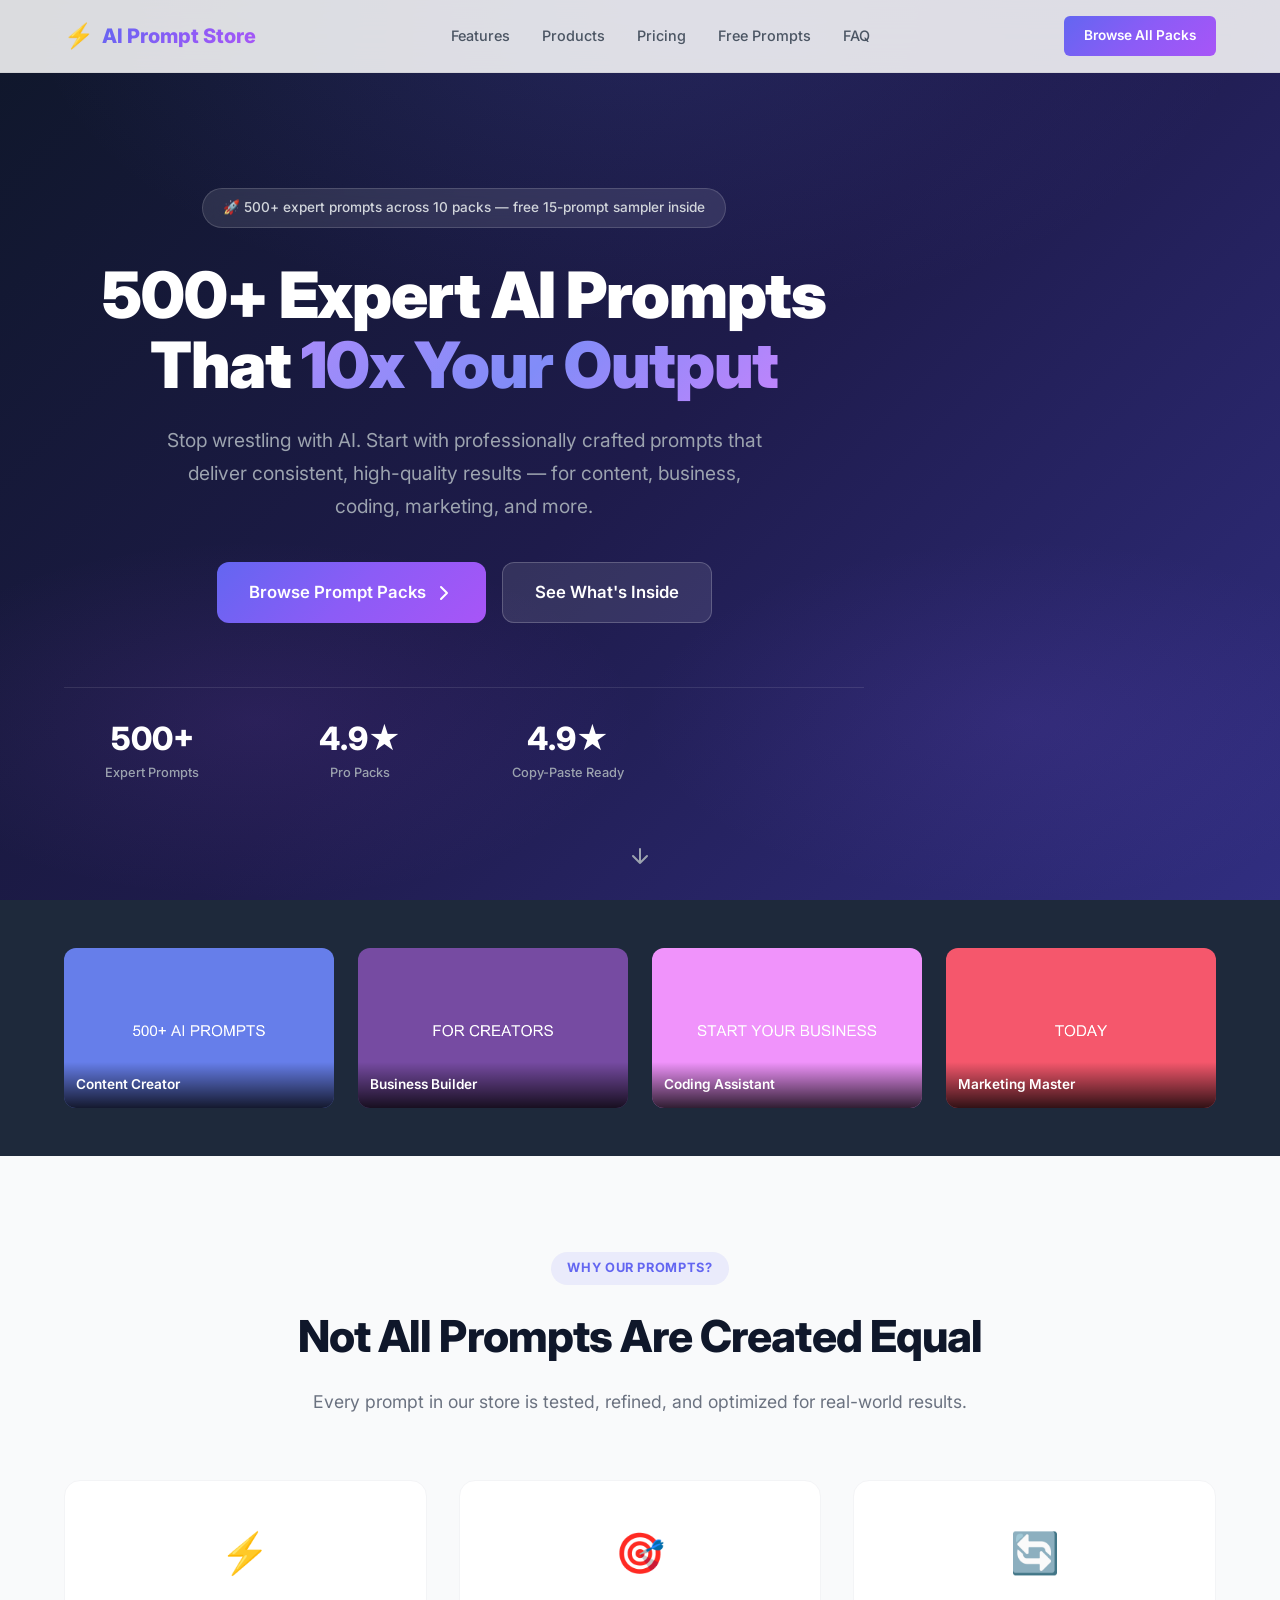
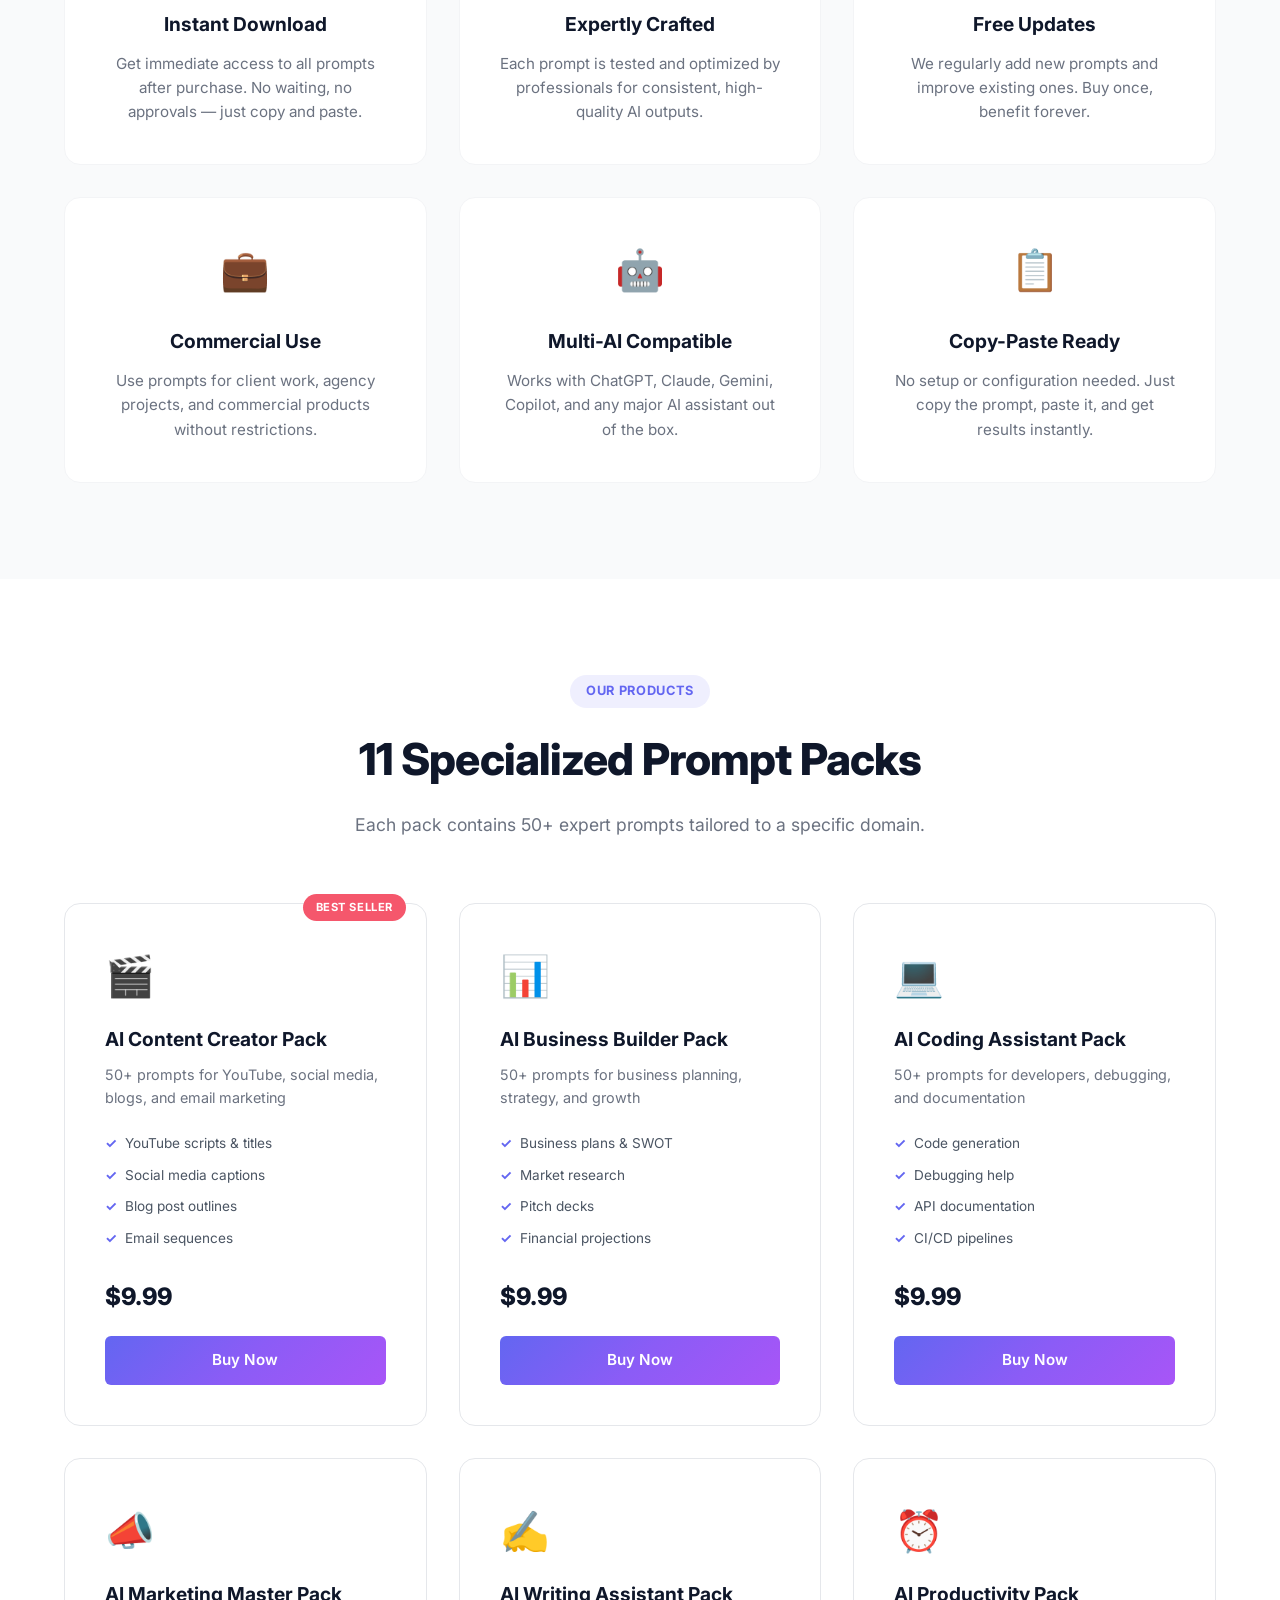
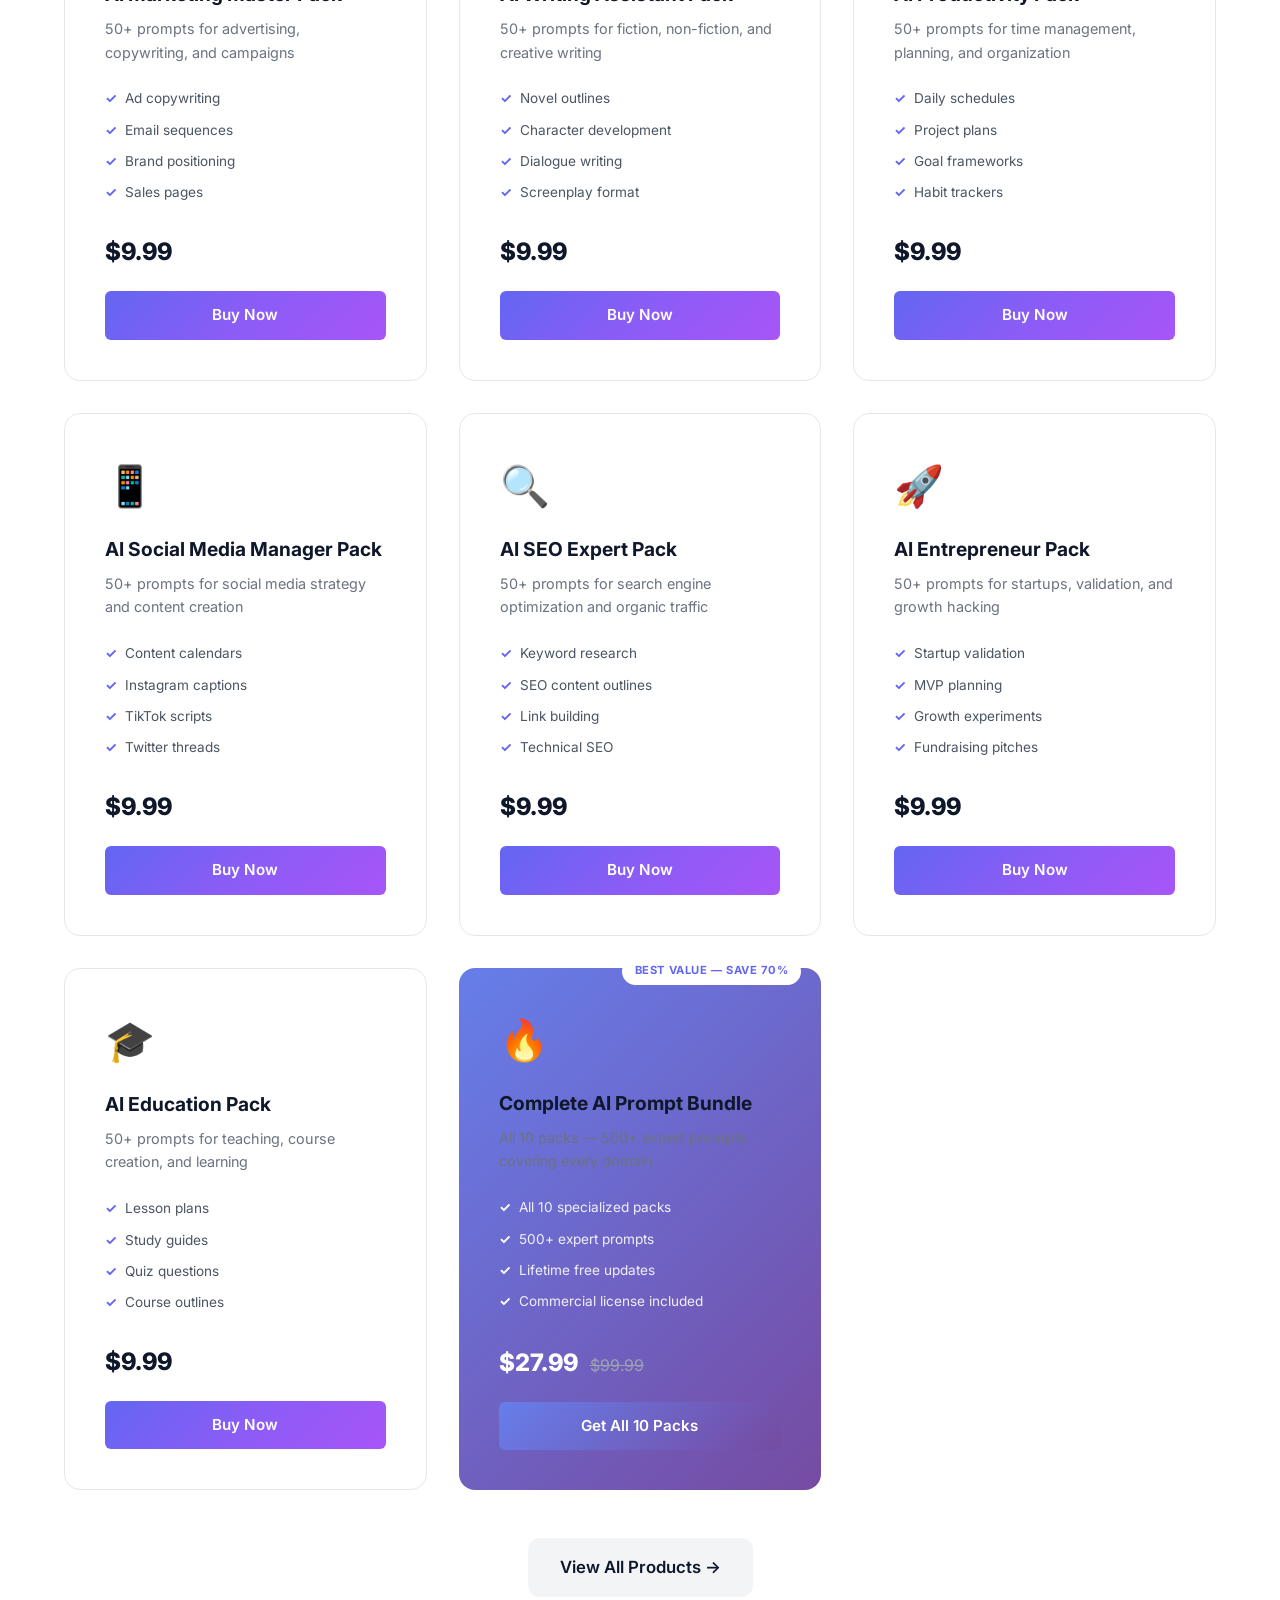
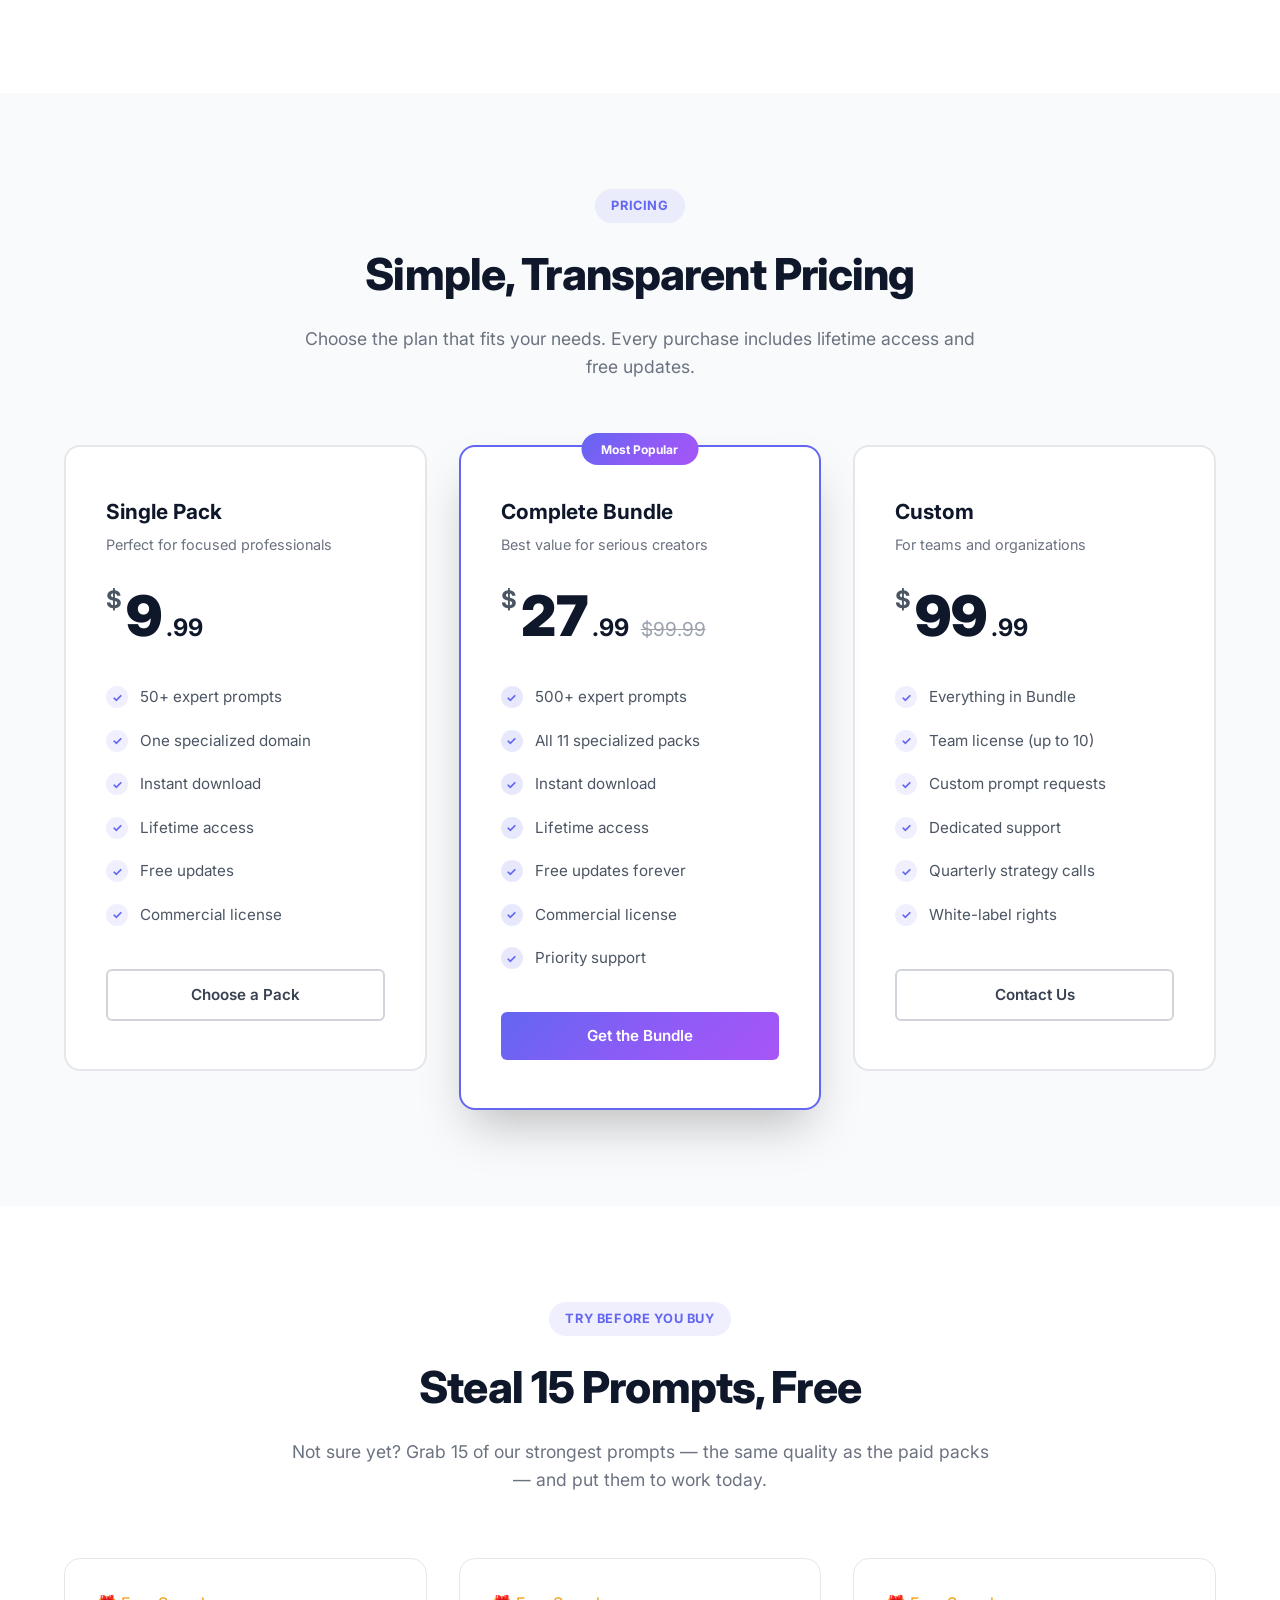
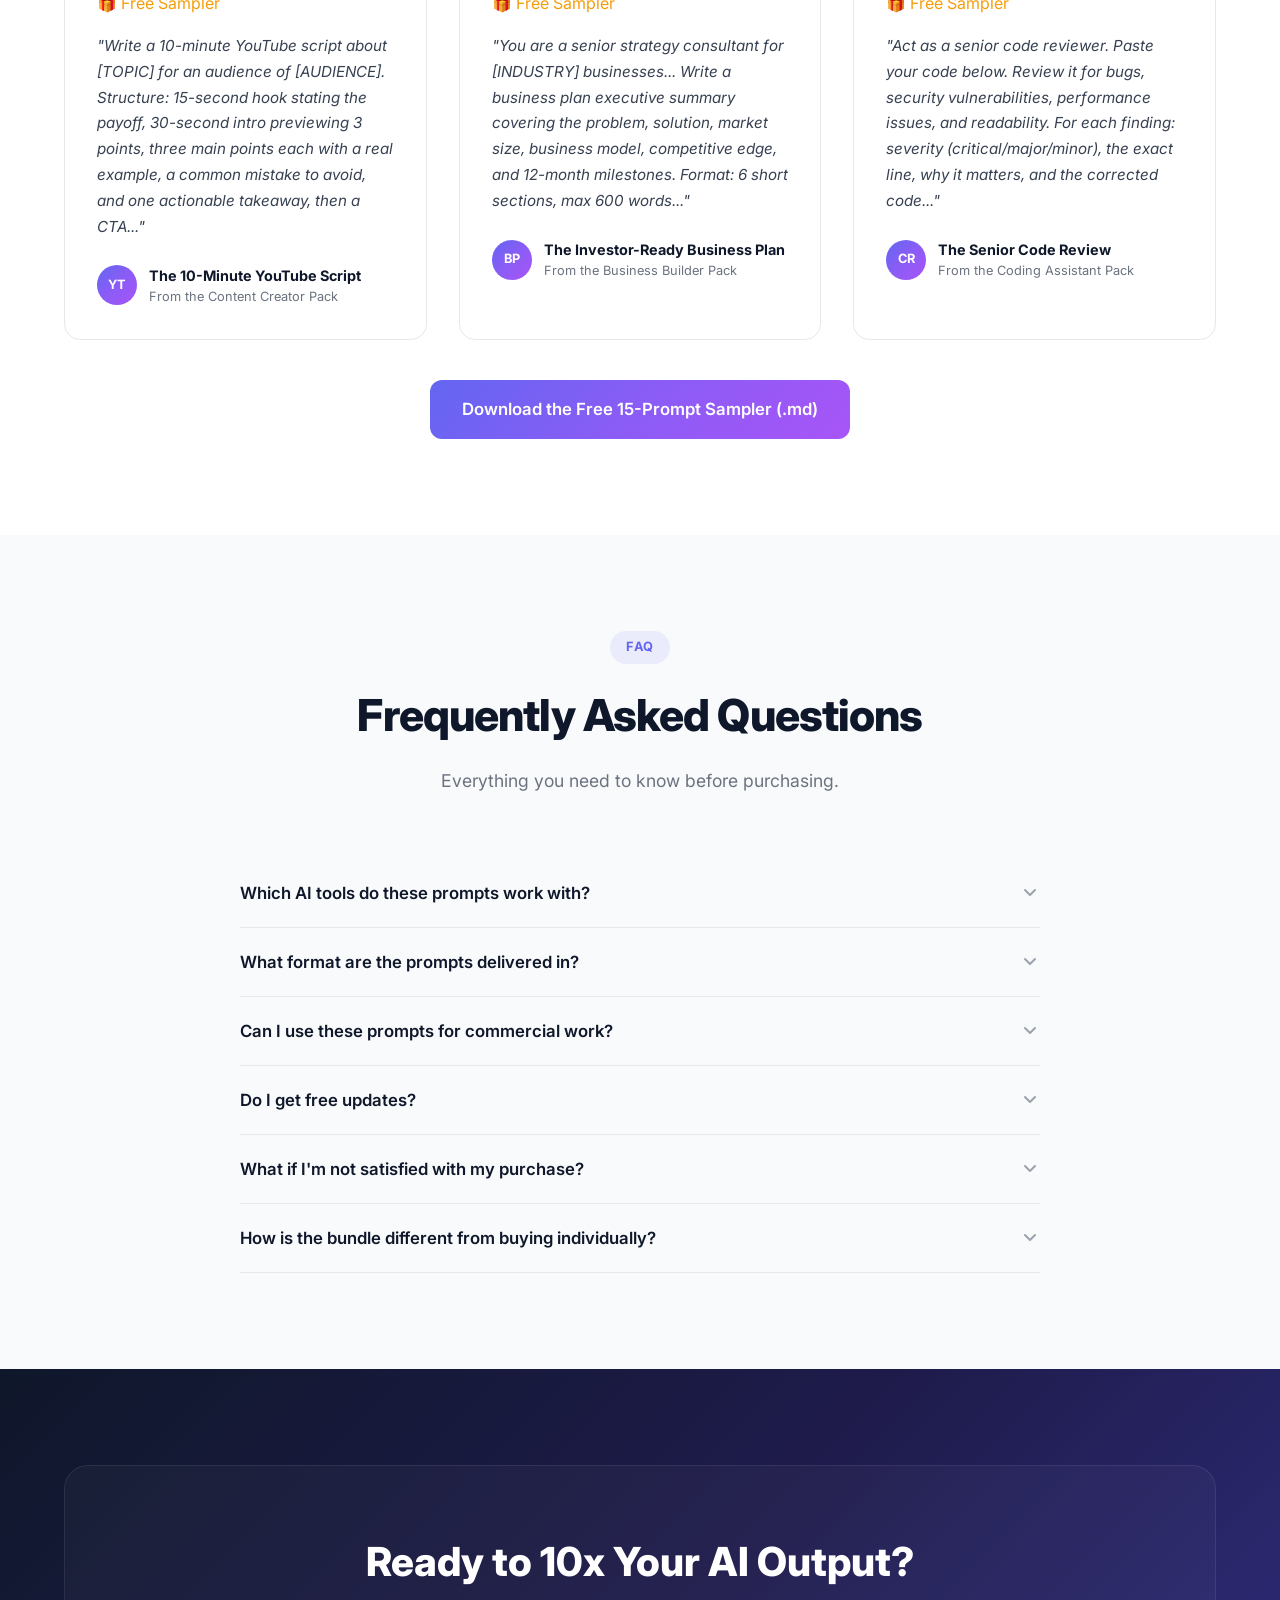
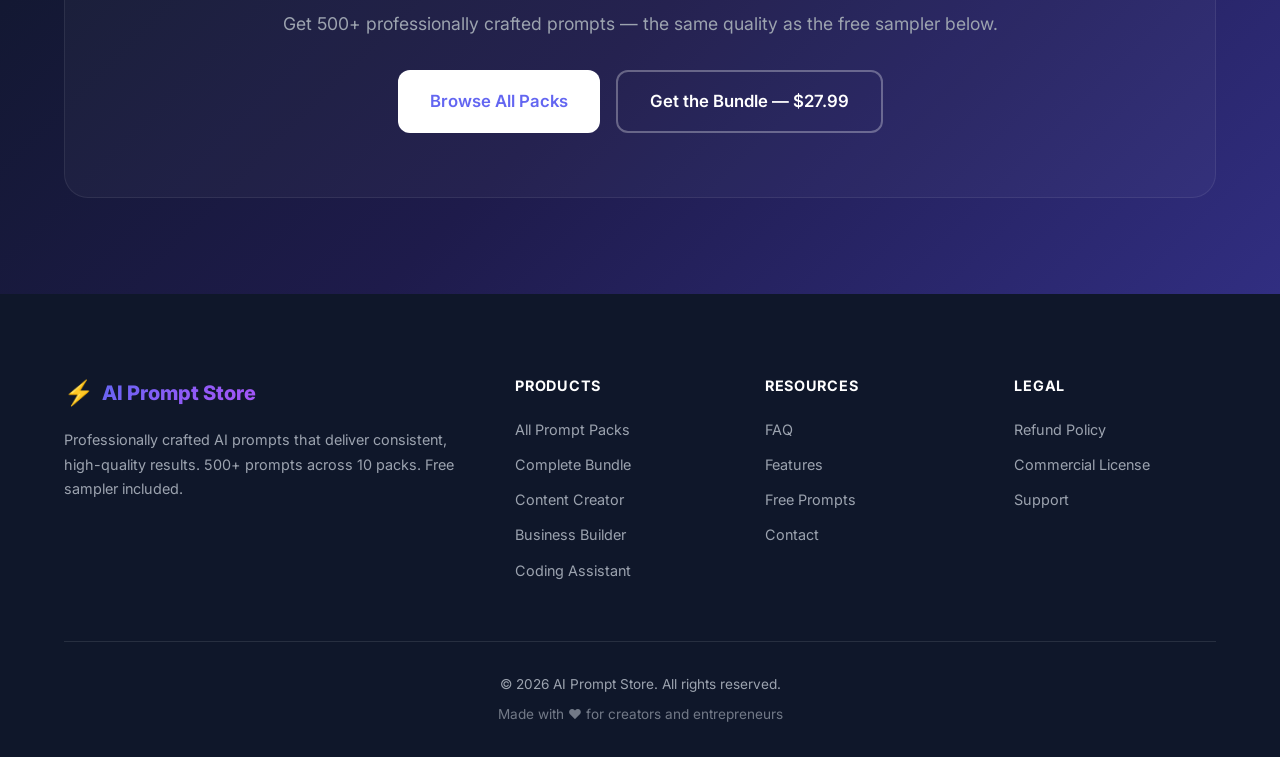
<file: index.html>
<!DOCTYPE html>
<html lang="en">
<head>
    <meta charset="UTF-8">
    <meta name="viewport" content="width=device-width, initial-scale=1.0">
    <title>AI Prompt Store — 500+ Expert AI Prompts</title>
    <meta name="description" content="Download 500+ expert AI prompts for content creation, marketing, coding, business, and more. Boost your productivity with our curated prompt collections.">
    <meta property="og:title" content="AI Prompt Store — 500+ Expert AI Prompts">
    <meta property="og:description" content="Supercharge your workflow with professionally crafted prompts for ChatGPT, Claude, and Gemini.">
    <meta property="og:type" content="website">
    <meta name="twitter:card" content="summary_large_image">
    <link rel="preconnect" href="https://fonts.googleapis.com">
    <link rel="preconnect" href="https://fonts.gstatic.com" crossorigin>
    <link href="https://fonts.googleapis.com/css2?family=Inter:wght@300;400;500;600;700;800;900&display=swap" rel="stylesheet">
    <link rel="stylesheet" href="css/styles.css">
</head>
<body>
    <!-- Navigation -->
    <header class="header" id="header">
        <div class="container">
            <nav class="nav">
                <a href="index.html" class="logo">
                    <span class="logo-icon">⚡</span>
                    <span class="logo-text">AI Prompt Store</span>
                </a>
                <ul class="nav-links" id="navLinks">
                    <li><a href="#features">Features</a></li>
                    <li><a href="#products">Products</a></li>
                    <li><a href="#pricing">Pricing</a></li>
                    <li><a href="#testimonials">Free Prompts</a></li>
                    <li><a href="#faq">FAQ</a></li>
                </ul>
                <a href="products.html" class="cta-nav">Browse All Packs</a>
                <button class="mobile-toggle" id="mobileToggle" aria-label="Toggle menu">
                    <span></span>
                    <span></span>
                    <span></span>
                </button>
            </nav>
        </div>
    </header>

    <!-- Hero Section -->
    <section class="hero">
        <div class="hero-bg"></div>
        <div class="container">
            <div class="hero-content">
                <span class="hero-badge">🚀 500+ expert prompts across 10 packs — free 15-prompt sampler inside</span>
                <h1 class="hero-title">500+ Expert AI Prompts That <span class="gradient-text">10x Your Output</span></h1>
                <p class="hero-subtitle">Stop wrestling with AI. Start with professionally crafted prompts that deliver consistent, high-quality results — for content, business, coding, marketing, and more.</p>
                <div class="hero-cta">
                    <a href="products.html" class="btn btn-primary btn-large">
                        Browse Prompt Packs
                        <svg width="20" height="20" viewBox="0 0 20 20" fill="none"><path d="M7 4l6 6-6 6" stroke="currentColor" stroke-width="2" stroke-linecap="round" stroke-linejoin="round"/></svg>
                    </a>
                    <a href="#features" class="btn btn-ghost btn-large">See What's Inside</a>
                </div>
                <div class="hero-stats">
                    <div class="stat">
                        <span class="stat-number">500+</span>
                        <span class="stat-label">Expert Prompts</span>
                    </div>
                    <div class="stat">
                        <span class="stat-number">10</span>
                        <span class="stat-label">Pro Packs</span>
                    </div>
                    <div class="stat">
                        <span class="stat-number">100%</span>
                        <span class="stat-label">Copy-Paste Ready</span>
                    </div>
                </div>
            </div>
        </div>
        <div class="hero-scroll">
            <a href="#features">
                <svg width="24" height="24" viewBox="0 0 24 24" fill="none"><path d="M12 5v14M5 12l7 7 7-7" stroke="currentColor" stroke-width="2" stroke-linecap="round" stroke-linejoin="round"/></svg>
            </a>
        </div>
    </section>

    <!-- Promo Images Strip -->
    <section class="promo-strip">
        <div class="container">
            <div class="promo-grid">
                <div class="promo-item">
                    <img src="promo-1.png" alt="AI Prompt Pack Preview" loading="lazy">
                    <span>Content Creator</span>
                </div>
                <div class="promo-item">
                    <img src="promo-2.png" alt="Business Builder Pack" loading="lazy">
                    <span>Business Builder</span>
                </div>
                <div class="promo-item">
                    <img src="promo-3.png" alt="Coding Assistant Pack" loading="lazy">
                    <span>Coding Assistant</span>
                </div>
                <div class="promo-item">
                    <img src="promo-4.png" alt="Marketing Master Pack" loading="lazy">
                    <span>Marketing Master</span>
                </div>
            </div>
        </div>
    </section>

    <!-- Features Section -->
    <section class="features" id="features">
        <div class="container">
            <div class="section-header">
                <span class="section-badge">Why Our Prompts?</span>
                <h2 class="section-title">Not All Prompts Are Created Equal</h2>
                <p class="section-subtitle">Every prompt in our store is tested, refined, and optimized for real-world results.</p>
            </div>
            <div class="features-grid">
                <div class="feature-card">
                    <div class="feature-icon">⚡</div>
                    <h3>Instant Download</h3>
                    <p>Get immediate access to all prompts after purchase. No waiting, no approvals — just copy and paste.</p>
                </div>
                <div class="feature-card">
                    <div class="feature-icon">🎯</div>
                    <h3>Expertly Crafted</h3>
                    <p>Each prompt is tested and optimized by professionals for consistent, high-quality AI outputs.</p>
                </div>
                <div class="feature-card">
                    <div class="feature-icon">🔄</div>
                    <h3>Free Updates</h3>
                    <p>We regularly add new prompts and improve existing ones. Buy once, benefit forever.</p>
                </div>
                <div class="feature-card">
                    <div class="feature-icon">💼</div>
                    <h3>Commercial Use</h3>
                    <p>Use prompts for client work, agency projects, and commercial products without restrictions.</p>
                </div>
                <div class="feature-card">
                    <div class="feature-icon">🤖</div>
                    <h3>Multi-AI Compatible</h3>
                    <p>Works with ChatGPT, Claude, Gemini, Copilot, and any major AI assistant out of the box.</p>
                </div>
                <div class="feature-card">
                    <div class="feature-icon">📋</div>
                    <h3>Copy-Paste Ready</h3>
                    <p>No setup or configuration needed. Just copy the prompt, paste it, and get results instantly.</p>
                </div>
            </div>
        </div>
    </section>

    <!-- Products Section -->
    <section class="products" id="products">
        <div class="container">
            <div class="section-header">
                <span class="section-badge">Our Products</span>
                <h2 class="section-title">11 Specialized Prompt Packs</h2>
                <p class="section-subtitle">Each pack contains 50+ expert prompts tailored to a specific domain.</p>
            </div>
            <div class="product-grid">
                <div class="product-card">
                    <div class="product-badge">Best Seller</div>
                    <div class="product-icon">🎬</div>
                    <h3>AI Content Creator Pack</h3>
                    <p>50+ prompts for YouTube, social media, blogs, and email marketing</p>
                    <ul class="product-features">
                        <li>YouTube scripts & titles</li>
                        <li>Social media captions</li>
                        <li>Blog post outlines</li>
                        <li>Email sequences</li>
                    </ul>
                    <div class="product-price">
                        <span class="price-current">$9.99</span>
                    </div>
                    <a href="https://abhishekanand31.gumroad.com/l/ai-content-creator-pack" class="btn btn-primary" target="_blank" rel="noopener">Buy Now</a>
                </div>

                <div class="product-card">
                    <div class="product-icon">📊</div>
                    <h3>AI Business Builder Pack</h3>
                    <p>50+ prompts for business planning, strategy, and growth</p>
                    <ul class="product-features">
                        <li>Business plans & SWOT</li>
                        <li>Market research</li>
                        <li>Pitch decks</li>
                        <li>Financial projections</li>
                    </ul>
                    <div class="product-price">
                        <span class="price-current">$9.99</span>
                    </div>
                    <a href="https://abhishekanand31.gumroad.com/l/ai-business-builder-pack" class="btn btn-primary" target="_blank" rel="noopener">Buy Now</a>
                </div>

                <div class="product-card">
                    <div class="product-icon">💻</div>
                    <h3>AI Coding Assistant Pack</h3>
                    <p>50+ prompts for developers, debugging, and documentation</p>
                    <ul class="product-features">
                        <li>Code generation</li>
                        <li>Debugging help</li>
                        <li>API documentation</li>
                        <li>CI/CD pipelines</li>
                    </ul>
                    <div class="product-price">
                        <span class="price-current">$9.99</span>
                    </div>
                    <a href="https://abhishekanand31.gumroad.com/l/ai-coding-assistant-pack" class="btn btn-primary" target="_blank" rel="noopener">Buy Now</a>
                </div>

                <div class="product-card">
                    <div class="product-icon">📣</div>
                    <h3>AI Marketing Master Pack</h3>
                    <p>50+ prompts for advertising, copywriting, and campaigns</p>
                    <ul class="product-features">
                        <li>Ad copywriting</li>
                        <li>Email sequences</li>
                        <li>Brand positioning</li>
                        <li>Sales pages</li>
                    </ul>
                    <div class="product-price">
                        <span class="price-current">$9.99</span>
                    </div>
                    <a href="https://abhishekanand31.gumroad.com/l/ai-marketing-master-pack" class="btn btn-primary" target="_blank" rel="noopener">Buy Now</a>
                </div>

                <div class="product-card">
                    <div class="product-icon">✍️</div>
                    <h3>AI Writing Assistant Pack</h3>
                    <p>50+ prompts for fiction, non-fiction, and creative writing</p>
                    <ul class="product-features">
                        <li>Novel outlines</li>
                        <li>Character development</li>
                        <li>Dialogue writing</li>
                        <li>Screenplay format</li>
                    </ul>
                    <div class="product-price">
                        <span class="price-current">$9.99</span>
                    </div>
                    <a href="https://abhishekanand31.gumroad.com/l/ai-writing-assistant-pack" class="btn btn-primary" target="_blank" rel="noopener">Buy Now</a>
                </div>

                <div class="product-card">
                    <div class="product-icon">⏰</div>
                    <h3>AI Productivity Pack</h3>
                    <p>50+ prompts for time management, planning, and organization</p>
                    <ul class="product-features">
                        <li>Daily schedules</li>
                        <li>Project plans</li>
                        <li>Goal frameworks</li>
                        <li>Habit trackers</li>
                    </ul>
                    <div class="product-price">
                        <span class="price-current">$9.99</span>
                    </div>
                    <a href="https://abhishekanand31.gumroad.com/l/ai-productivity-pack" class="btn btn-primary" target="_blank" rel="noopener">Buy Now</a>
                </div>

                <div class="product-card">
                    <div class="product-icon">📱</div>
                    <h3>AI Social Media Manager Pack</h3>
                    <p>50+ prompts for social media strategy and content creation</p>
                    <ul class="product-features">
                        <li>Content calendars</li>
                        <li>Instagram captions</li>
                        <li>TikTok scripts</li>
                        <li>Twitter threads</li>
                    </ul>
                    <div class="product-price">
                        <span class="price-current">$9.99</span>
                    </div>
                    <a href="https://abhishekanand31.gumroad.com/l/ai-social-media-manager-pack" class="btn btn-primary" target="_blank" rel="noopener">Buy Now</a>
                </div>

                <div class="product-card">
                    <div class="product-icon">🔍</div>
                    <h3>AI SEO Expert Pack</h3>
                    <p>50+ prompts for search engine optimization and organic traffic</p>
                    <ul class="product-features">
                        <li>Keyword research</li>
                        <li>SEO content outlines</li>
                        <li>Link building</li>
                        <li>Technical SEO</li>
                    </ul>
                    <div class="product-price">
                        <span class="price-current">$9.99</span>
                    </div>
                    <a href="https://abhishekanand31.gumroad.com/l/ai-seo-expert-pack" class="btn btn-primary" target="_blank" rel="noopener">Buy Now</a>
                </div>

                <div class="product-card">
                    <div class="product-icon">🚀</div>
                    <h3>AI Entrepreneur Pack</h3>
                    <p>50+ prompts for startups, validation, and growth hacking</p>
                    <ul class="product-features">
                        <li>Startup validation</li>
                        <li>MVP planning</li>
                        <li>Growth experiments</li>
                        <li>Fundraising pitches</li>
                    </ul>
                    <div class="product-price">
                        <span class="price-current">$9.99</span>
                    </div>
                    <a href="https://abhishekanand31.gumroad.com/l/ai-entrepreneur-pack" class="btn btn-primary" target="_blank" rel="noopener">Buy Now</a>
                </div>

                <div class="product-card">
                    <div class="product-icon">🎓</div>
                    <h3>AI Education Pack</h3>
                    <p>50+ prompts for teaching, course creation, and learning</p>
                    <ul class="product-features">
                        <li>Lesson plans</li>
                        <li>Study guides</li>
                        <li>Quiz questions</li>
                        <li>Course outlines</li>
                    </ul>
                    <div class="product-price">
                        <span class="price-current">$9.99</span>
                    </div>
                    <a href="https://abhishekanand31.gumroad.com/l/ai-education-pack" class="btn btn-primary" target="_blank" rel="noopener">Buy Now</a>
                </div>

                <div class="product-card product-card-bundle">
                    <div class="product-badge badge-bundle">Best Value — Save 70%</div>
                    <div class="product-icon">🔥</div>
                    <h3>Complete AI Prompt Bundle</h3>
                    <p>All 10 packs — 500+ expert prompts covering every domain</p>
                    <ul class="product-features">
                        <li>All 10 specialized packs</li>
                        <li>500+ expert prompts</li>
                        <li>Lifetime free updates</li>
                        <li>Commercial license included</li>
                    </ul>
                    <div class="product-price">
                        <span class="price-current">$27.99</span>
                        <span class="price-original">$99.99</span>
                    </div>
                    <a href="https://abhishekanand31.gumroad.com/l/complete-ai-prompt-bundle" class="btn btn-bundle" target="_blank" rel="noopener">Get All 10 Packs</a>
                </div>
            </div>
            <div class="products-cta">
                <a href="products.html" class="btn btn-secondary btn-large">View All Products &rarr;</a>
            </div>
        </div>
    </section>

    <!-- Pricing Section -->
    <section class="pricing" id="pricing">
        <div class="container">
            <div class="section-header">
                <span class="section-badge">Pricing</span>
                <h2 class="section-title">Simple, Transparent Pricing</h2>
                <p class="section-subtitle">Choose the plan that fits your needs. Every purchase includes lifetime access and free updates.</p>
            </div>
            <div class="pricing-grid">
                <div class="pricing-card">
                    <div class="pricing-header">
                        <h3>Single Pack</h3>
                        <p>Perfect for focused professionals</p>
                    </div>
                    <div class="pricing-amount">
                        <span class="currency">$</span>
                        <span class="price">9</span>
                        <span class="cents">.99</span>
                    </div>
                    <ul class="pricing-features">
                        <li><span class="check">✓</span> 50+ expert prompts</li>
                        <li><span class="check">✓</span> One specialized domain</li>
                        <li><span class="check">✓</span> Instant download</li>
                        <li><span class="check">✓</span> Lifetime access</li>
                        <li><span class="check">✓</span> Free updates</li>
                        <li><span class="check">✓</span> Commercial license</li>
                    </ul>
                    <a href="products.html" class="btn btn-outline">Choose a Pack</a>
                </div>

                <div class="pricing-card pricing-popular">
                    <div class="popular-badge">Most Popular</div>
                    <div class="pricing-header">
                        <h3>Complete Bundle</h3>
                        <p>Best value for serious creators</p>
                    </div>
                    <div class="pricing-amount">
                        <span class="currency">$</span>
                        <span class="price">27</span>
                        <span class="cents">.99</span>
                        <span class="period">$99.99</span>
                    </div>
                    <ul class="pricing-features">
                        <li><span class="check">✓</span> 500+ expert prompts</li>
                        <li><span class="check">✓</span> All 11 specialized packs</li>
                        <li><span class="check">✓</span> Instant download</li>
                        <li><span class="check">✓</span> Lifetime access</li>
                        <li><span class="check">✓</span> Free updates forever</li>
                        <li><span class="check">✓</span> Commercial license</li>
                        <li><span class="check">✓</span> Priority support</li>
                    </ul>
                    <a href="https://abhishekanand31.gumroad.com/l/complete-ai-prompt-bundle" class="btn btn-primary" target="_blank" rel="noopener">Get the Bundle</a>
                </div>

                <div class="pricing-card">
                    <div class="pricing-header">
                        <h3>Custom</h3>
                        <p>For teams and organizations</p>
                    </div>
                    <div class="pricing-amount">
                        <span class="currency">$</span>
                        <span class="price">99</span>
                        <span class="cents">.99</span>
                    </div>
                    <ul class="pricing-features">
                        <li><span class="check">✓</span> Everything in Bundle</li>
                        <li><span class="check">✓</span> Team license (up to 10)</li>
                        <li><span class="check">✓</span> Custom prompt requests</li>
                        <li><span class="check">✓</span> Dedicated support</li>
                        <li><span class="check">✓</span> Quarterly strategy calls</li>
                        <li><span class="check">✓</span> White-label rights</li>
                    </ul>
                    <a href="mailto:abhishekanand31@gmail.com" class="btn btn-outline">Contact Us</a>
                </div>
            </div>
        </div>
    </section>

    <!-- Testimonials Section -->
    <section class="testimonials" id="testimonials">
        <div class="container">
            <div class="section-header">
                <span class="section-badge">Try Before You Buy</span>
                <h2 class="section-title">Steal 15 Prompts, Free</h2>
                <p class="section-subtitle">Not sure yet? Grab 15 of our strongest prompts — the same quality as the paid packs — and put them to work today.</p>
            </div>
            <div class="testimonials-grid">
                <div class="testimonial-card">
                    <div class="testimonial-stars">🎁 Free Sampler</div>
                    <p class="testimonial-text">"Write a 10-minute YouTube script about [TOPIC] for an audience of [AUDIENCE]. Structure: 15-second hook stating the payoff, 30-second intro previewing 3 points, three main points each with a real example, a common mistake to avoid, and one actionable takeaway, then a CTA..."</p>
                    <div class="testimonial-author">
                        <div class="author-avatar">YT</div>
                        <div class="author-info">
                            <span class="author-name">The 10-Minute YouTube Script</span>
                            <span class="author-role">From the Content Creator Pack</span>
                        </div>
                    </div>
                </div>

                <div class="testimonial-card">
                    <div class="testimonial-stars">🎁 Free Sampler</div>
                    <p class="testimonial-text">"You are a senior strategy consultant for [INDUSTRY] businesses... Write a business plan executive summary covering the problem, solution, market size, business model, competitive edge, and 12-month milestones. Format: 6 short sections, max 600 words..."</p>
                    <div class="testimonial-author">
                        <div class="author-avatar">BP</div>
                        <div class="author-info">
                            <span class="author-name">The Investor-Ready Business Plan</span>
                            <span class="author-role">From the Business Builder Pack</span>
                        </div>
                    </div>
                </div>

                <div class="testimonial-card">
                    <div class="testimonial-stars">🎁 Free Sampler</div>
                    <p class="testimonial-text">"Act as a senior code reviewer. Paste your code below. Review it for bugs, security vulnerabilities, performance issues, and readability. For each finding: severity (critical/major/minor), the exact line, why it matters, and the corrected code..."</p>
                    <div class="testimonial-author">
                        <div class="author-avatar">CR</div>
                        <div class="author-info">
                            <span class="author-name">The Senior Code Review</span>
                            <span class="author-role">From the Coding Assistant Pack</span>
                        </div>
                    </div>
                </div>
            </div>
            <div class="products-cta" style="margin-top:2.5rem;">
                <a href="free-teaser.md" class="btn btn-primary btn-large" download>Download the Free 15-Prompt Sampler (.md)</a>
            </div>
        </div>
    </section>

    <!-- FAQ Section -->
    <section class="faq" id="faq">
        <div class="container">
            <div class="section-header">
                <span class="section-badge">FAQ</span>
                <h2 class="section-title">Frequently Asked Questions</h2>
                <p class="section-subtitle">Everything you need to know before purchasing.</p>
            </div>
            <div class="faq-list">
                <div class="faq-item">
                    <button class="faq-question" aria-expanded="false">
                        <span>Which AI tools do these prompts work with?</span>
                        <svg class="faq-icon" width="20" height="20" viewBox="0 0 20 20" fill="none"><path d="M5 7l5 5 5-5" stroke="currentColor" stroke-width="2" stroke-linecap="round" stroke-linejoin="round"/></svg>
                    </button>
                    <div class="faq-answer">
                        <p>All prompts work with ChatGPT (GPT-4 & GPT-3.5), Claude, Google Gemini, Microsoft Copilot, and any other major AI assistant. They're designed to be model-agnostic — just copy and paste.</p>
                    </div>
                </div>

                <div class="faq-item">
                    <button class="faq-question" aria-expanded="false">
                        <span>What format are the prompts delivered in?</span>
                        <svg class="faq-icon" width="20" height="20" viewBox="0 0 20 20" fill="none"><path d="M5 7l5 5 5-5" stroke="currentColor" stroke-width="2" stroke-linecap="round" stroke-linejoin="round"/></svg>
                    </button>
                    <div class="faq-answer">
                        <p>Prompts are delivered as a beautifully formatted Markdown (.md) file that works with any text editor. You can also open it in Notion, Obsidian, or any Markdown viewer. Each prompt is clearly categorized and ready to copy-paste.</p>
                    </div>
                </div>

                <div class="faq-item">
                    <button class="faq-question" aria-expanded="false">
                        <span>Can I use these prompts for commercial work?</span>
                        <svg class="faq-icon" width="20" height="20" viewBox="0 0 20 20" fill="none"><path d="M5 7l5 5 5-5" stroke="currentColor" stroke-width="2" stroke-linecap="round" stroke-linejoin="round"/></svg>
                    </button>
                    <div class="faq-answer">
                        <p>Absolutely! Every purchase includes a full commercial license. You can use these prompts for client work, agency projects, content you sell, and any commercial purpose. No attribution required.</p>
                    </div>
                </div>

                <div class="faq-item">
                    <button class="faq-question" aria-expanded="false">
                        <span>Do I get free updates?</span>
                        <svg class="faq-icon" width="20" height="20" viewBox="0 0 20 20" fill="none"><path d="M5 7l5 5 5-5" stroke="currentColor" stroke-width="2" stroke-linecap="round" stroke-linejoin="round"/></svg>
                    </button>
                    <div class="faq-answer">
                        <p>Yes! All purchases include lifetime free updates. We regularly add new prompts and improve existing ones based on user feedback. You'll get notified when new content is available.</p>
                    </div>
                </div>

                <div class="faq-item">
                    <button class="faq-question" aria-expanded="false">
                        <span>What if I'm not satisfied with my purchase?</span>
                        <svg class="faq-icon" width="20" height="20" viewBox="0 0 20 20" fill="none"><path d="M5 7l5 5 5-5" stroke="currentColor" stroke-width="2" stroke-linecap="round" stroke-linejoin="round"/></svg>
                    </button>
                    <div class="faq-answer">
                        <p>We offer a 30-day money-back guarantee. If you're not completely satisfied, just reach out and we'll refund your purchase — no questions asked. We stand behind the quality of our prompts.</p>
                    </div>
                </div>

                <div class="faq-item">
                    <button class="faq-question" aria-expanded="false">
                        <span>How is the bundle different from buying individually?</span>
                        <svg class="faq-icon" width="20" height="20" viewBox="0 0 20 20" fill="none"><path d="M5 7l5 5 5-5" stroke="currentColor" stroke-width="2" stroke-linecap="round" stroke-linejoin="round"/></svg>
                    </button>
                    <div class="faq-answer">
                        <p>The Complete Bundle includes all 10 individual packs plus a bonus "All-in-One" combined file for easy reference. At $27.99, you save 70% compared to buying all packs individually ($99.99 total). It's the best value by far.</p>
                    </div>
                </div>
            </div>
        </div>
    </section>

    <!-- CTA Section -->
    <section class="cta-section">
        <div class="container">
            <div class="cta-box">
                <h2>Ready to 10x Your AI Output?</h2>
                <p>Get 500+ professionally crafted prompts — the same quality as the free sampler below.</p>
                <div class="cta-buttons">
                    <a href="products.html" class="btn btn-white btn-large">Browse All Packs</a>
                    <a href="https://abhishekanand31.gumroad.com/l/complete-ai-prompt-bundle" class="btn btn-white-outline btn-large" target="_blank" rel="noopener">Get the Bundle — $27.99</a>
                </div>
            </div>
        </div>
    </section>

    <!-- Footer -->
    <footer class="footer">
        <div class="container">
            <div class="footer-grid">
                <div class="footer-brand">
                    <a href="index.html" class="logo">
                        <span class="logo-icon">⚡</span>
                        <span class="logo-text">AI Prompt Store</span>
                    </a>
                    <p>Professionally crafted AI prompts that deliver consistent, high-quality results. 500+ prompts across 10 packs. Free sampler included.</p>
                </div>
                <div class="footer-links">
                    <h4>Products</h4>
                    <ul>
                        <li><a href="products.html">All Prompt Packs</a></li>
                        <li><a href="https://abhishekanand31.gumroad.com/l/complete-ai-prompt-bundle" target="_blank" rel="noopener">Complete Bundle</a></li>
                        <li><a href="products.html#creator">Content Creator</a></li>
                        <li><a href="products.html#business">Business Builder</a></li>
                        <li><a href="products.html#coding">Coding Assistant</a></li>
                    </ul>
                </div>
                <div class="footer-links">
                    <h4>Resources</h4>
                    <ul>
                        <li><a href="#faq">FAQ</a></li>
                        <li><a href="#features">Features</a></li>
                        <li><a href="#testimonials">Free Prompts</a></li>
                        <li><a href="mailto:abhishekanand31@gmail.com">Contact</a></li>
                    </ul>
                </div>
                <div class="footer-links">
                    <h4>Legal</h4>
                    <ul>
                        <li><a href="#faq">Refund Policy</a></li>
                        <li><a href="#faq">Commercial License</a></li>
                        <li><a href="mailto:abhishekanand31@gmail.com">Support</a></li>
                    </ul>
                </div>
            </div>
            <div class="footer-bottom">
                <p>&copy; 2026 AI Prompt Store. All rights reserved.</p>
                <p>Made with ❤️ for creators and entrepreneurs</p>
            </div>
        </div>
    </footer>

    <script src="js/main.js"></script>
</body>
</html>
</file>
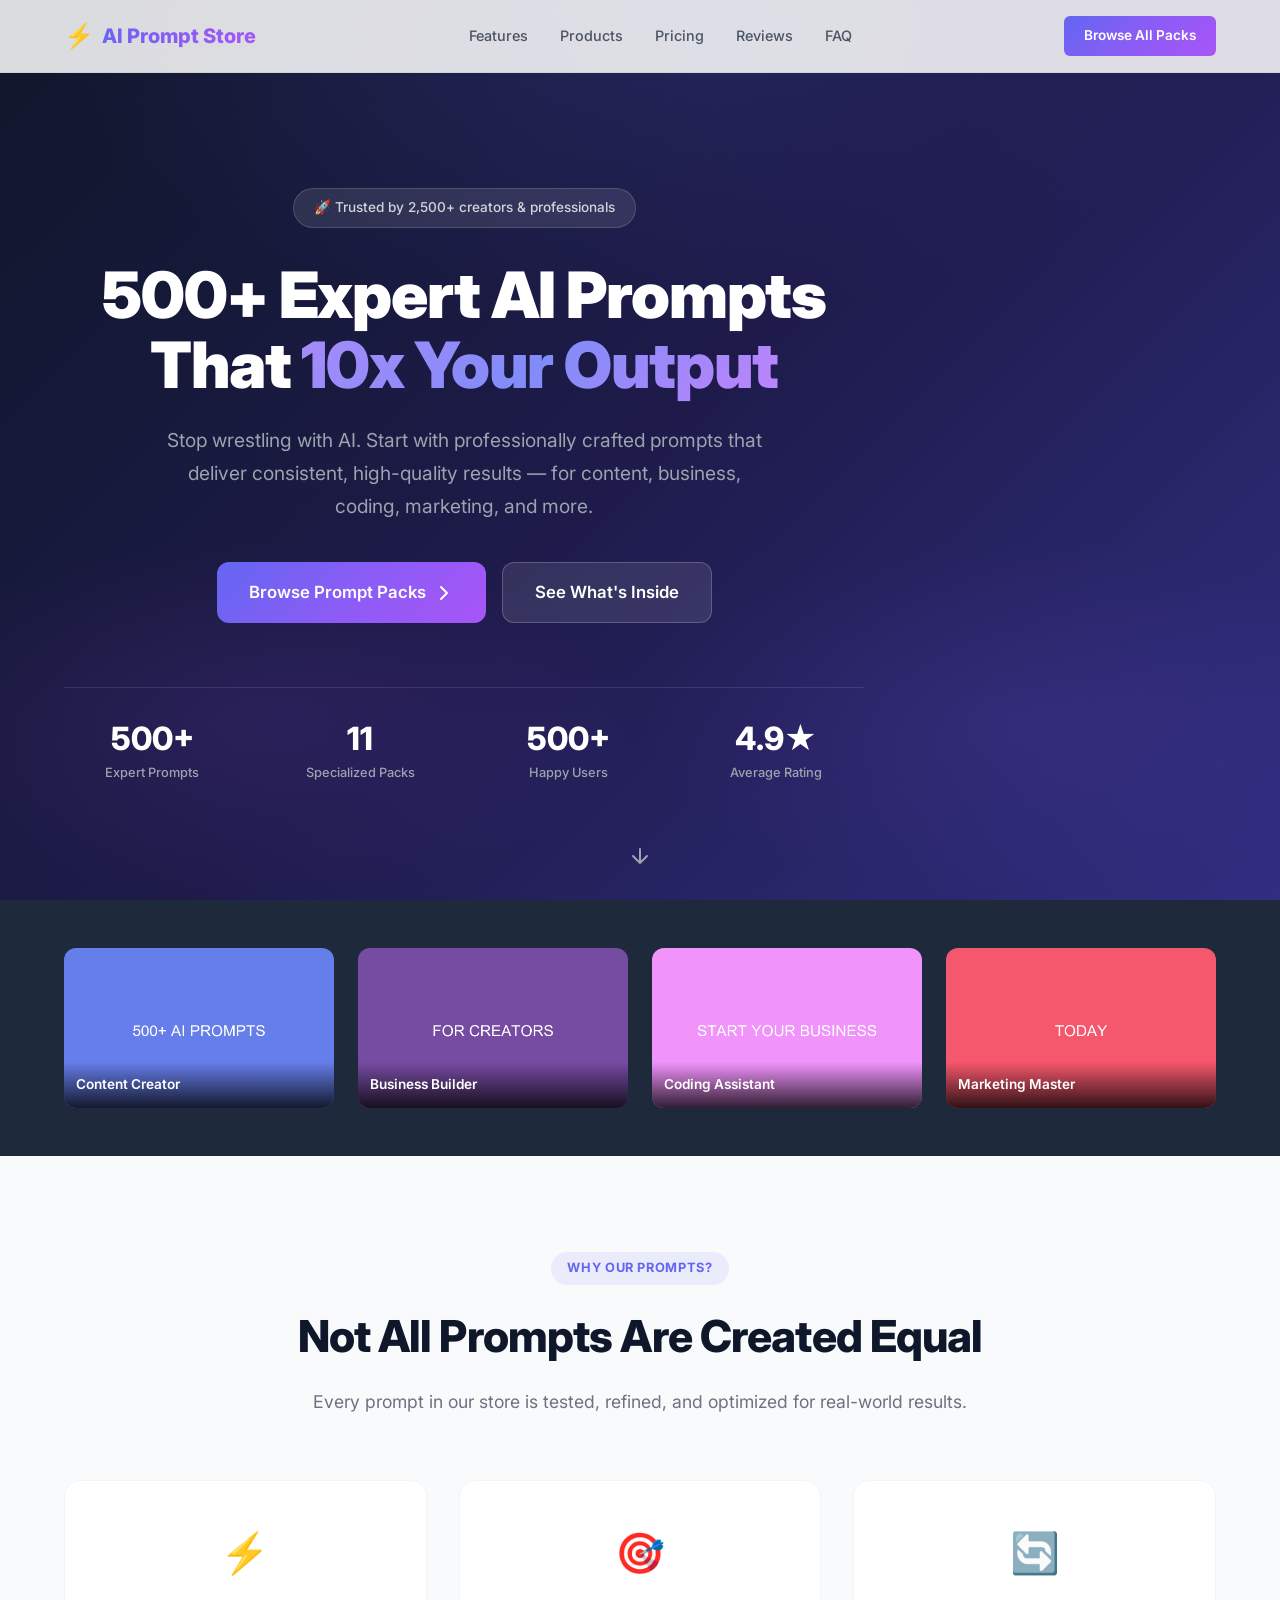
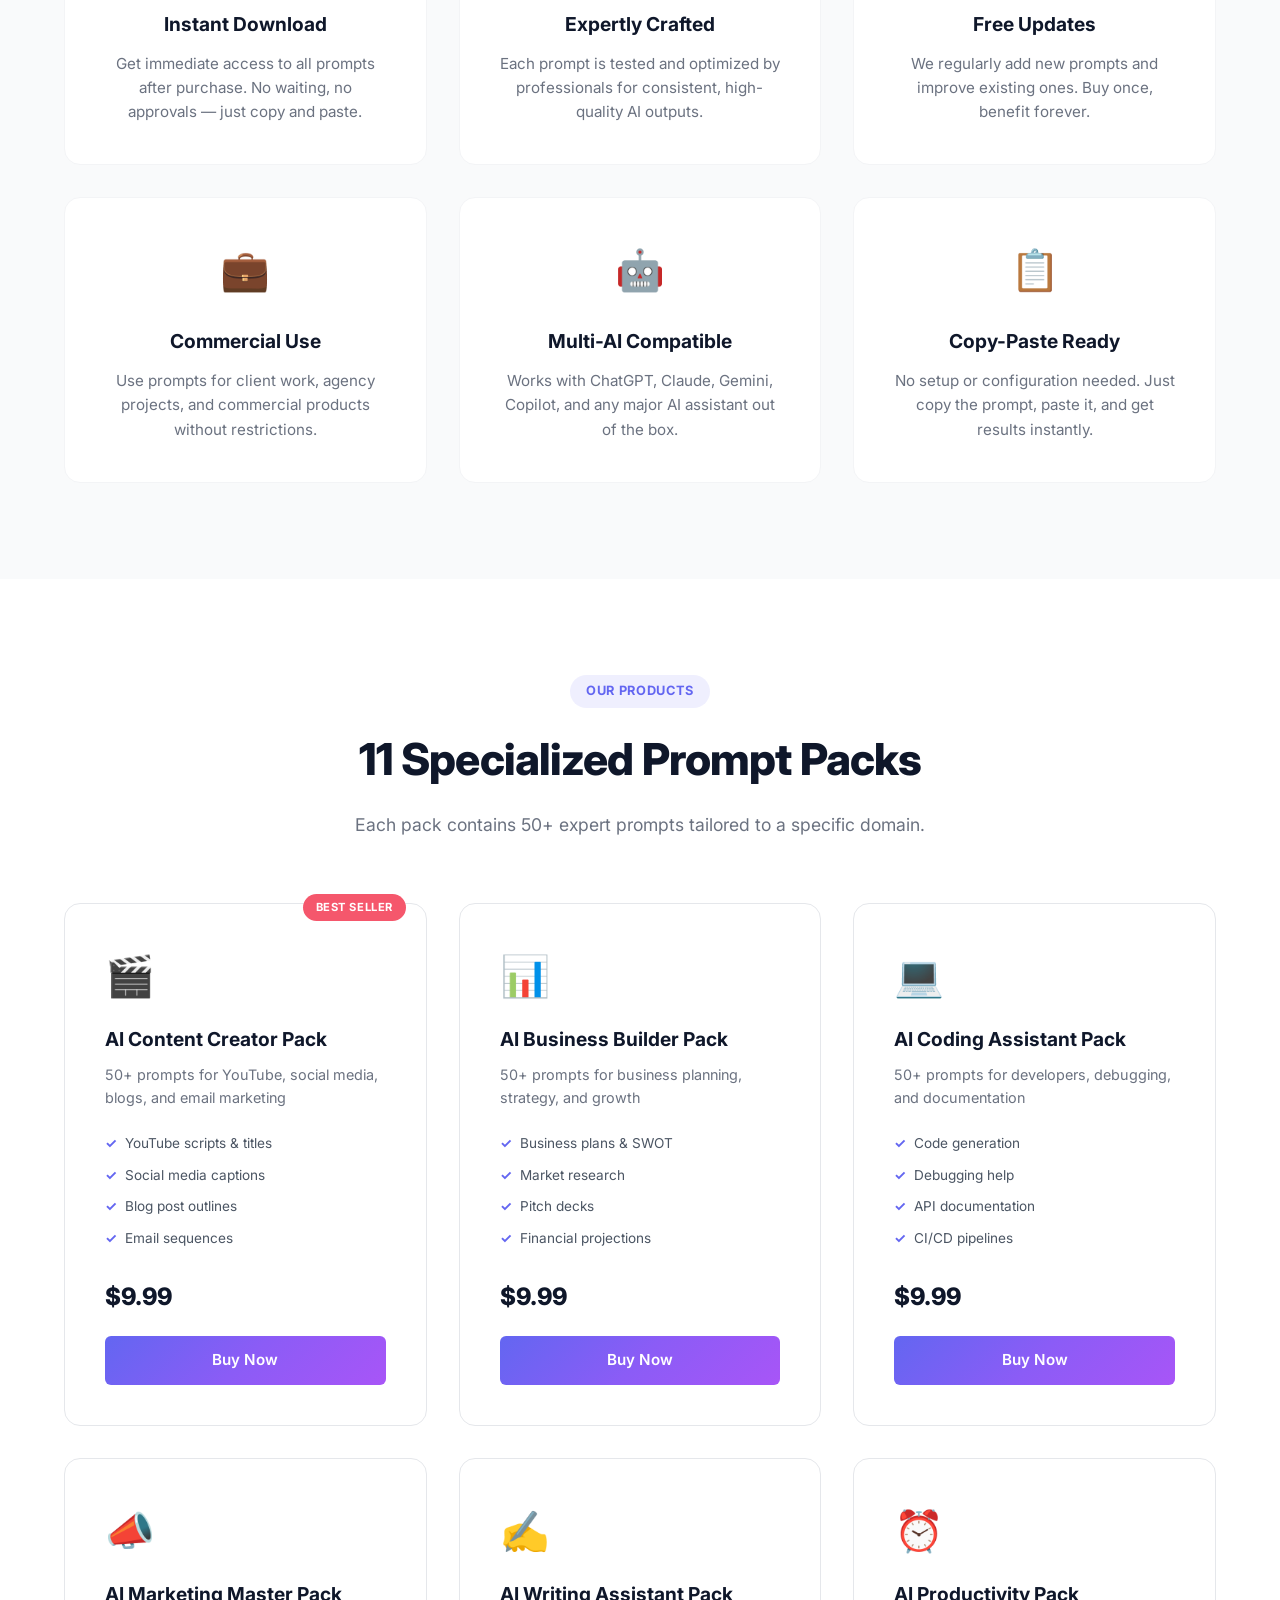
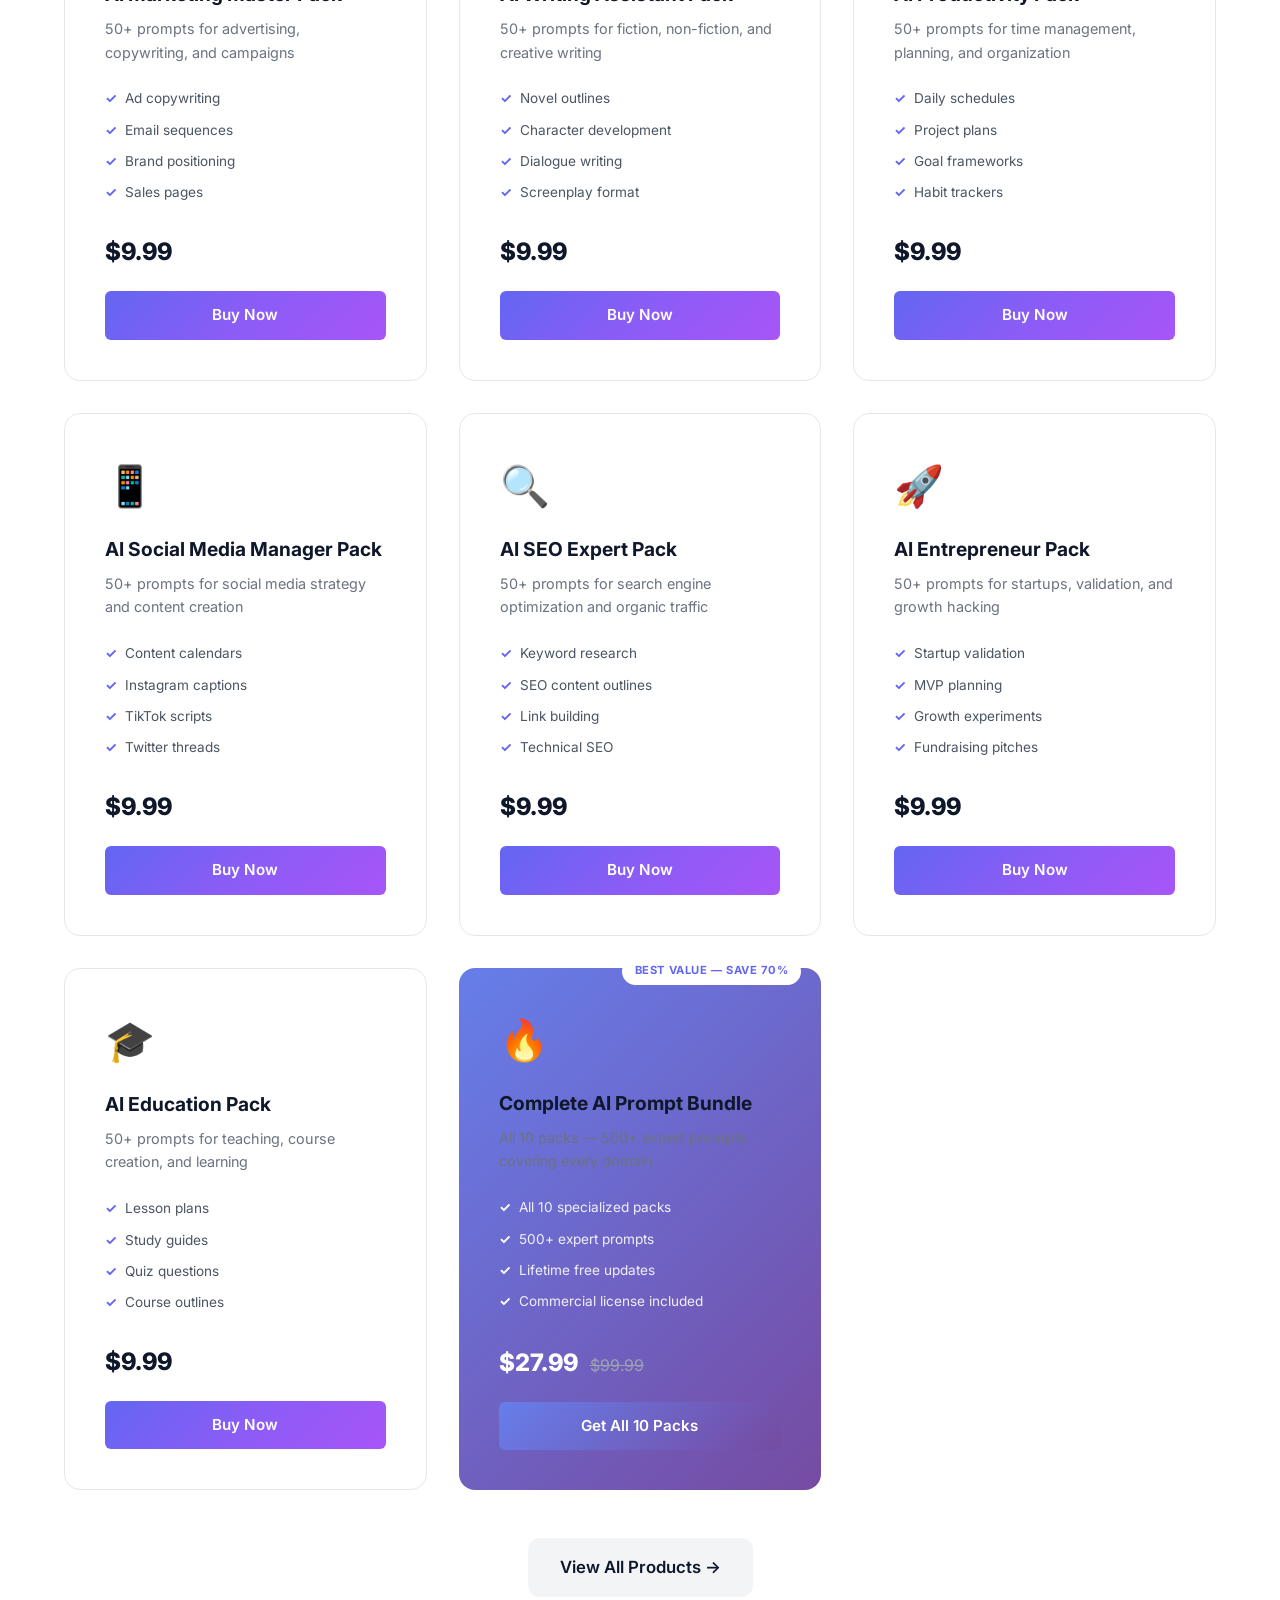
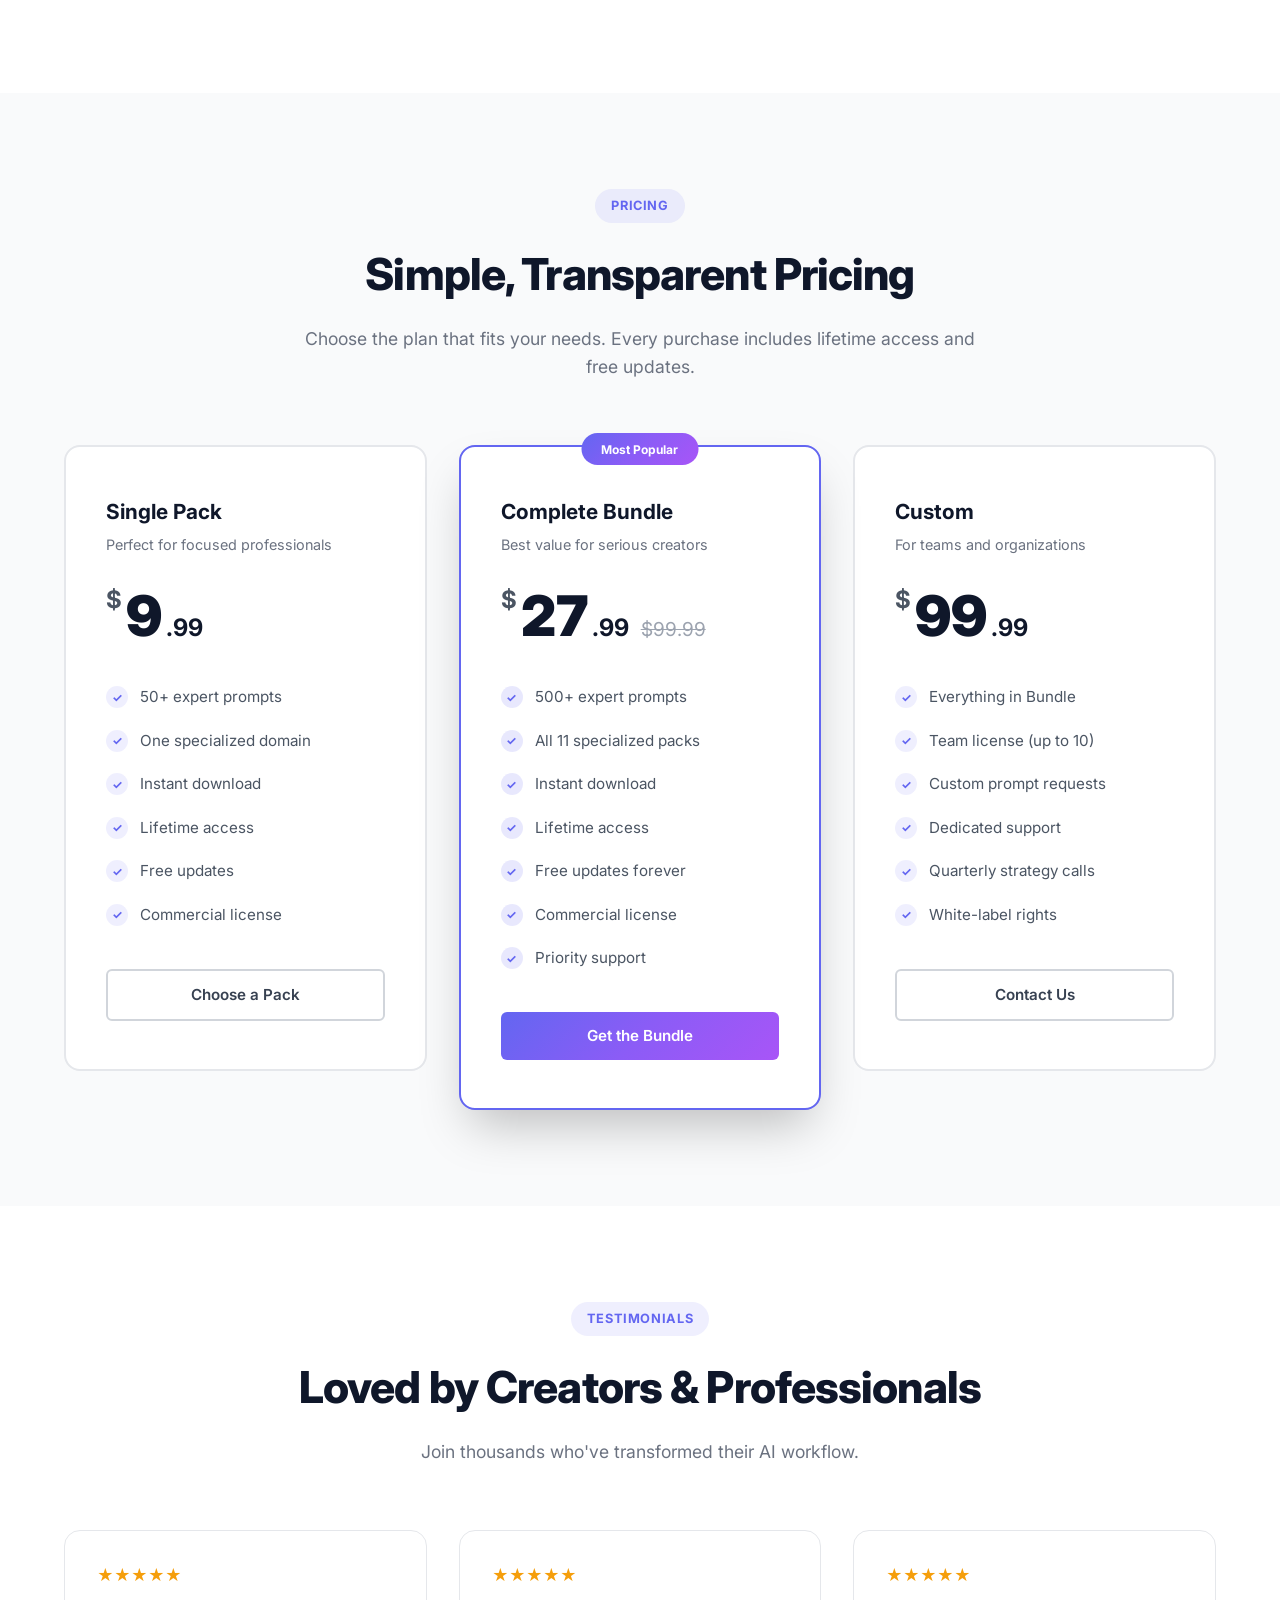
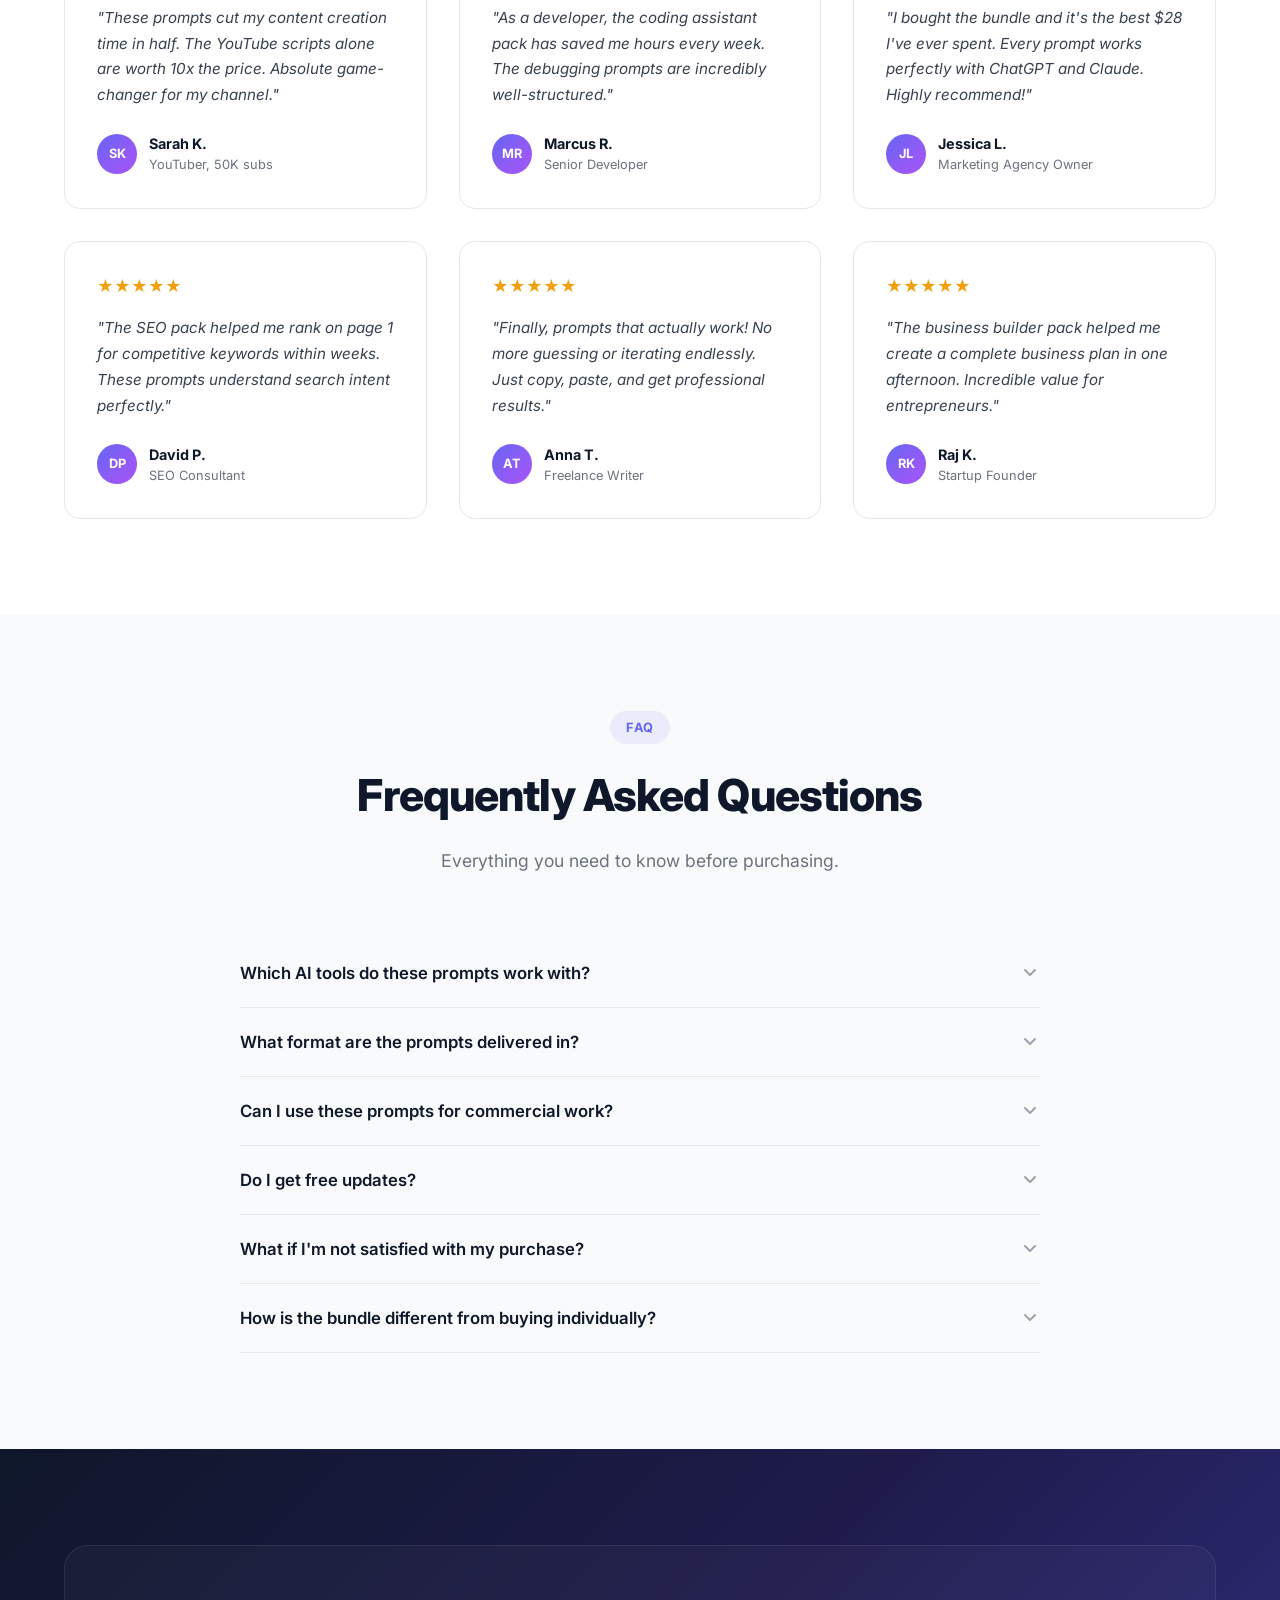
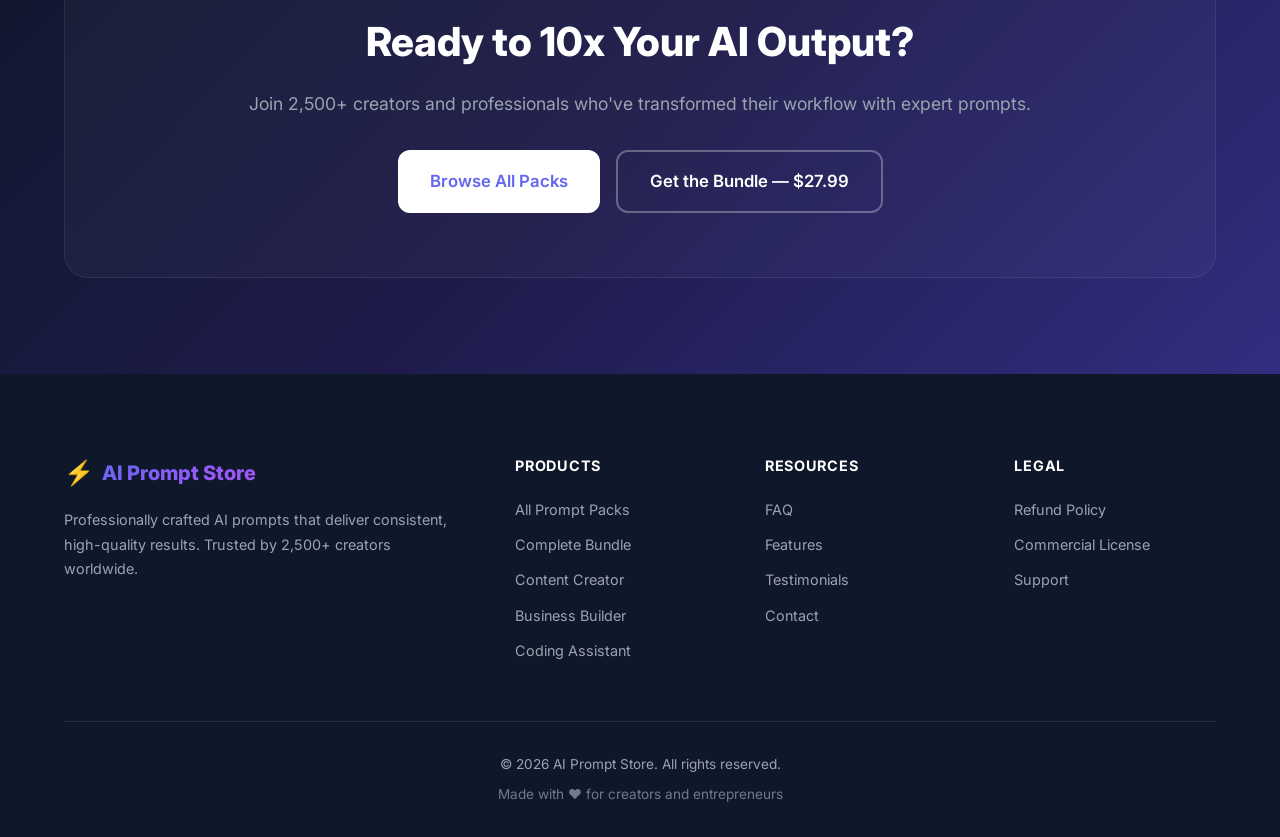
<file: website/index.html>
<!DOCTYPE html>
<html lang="en">
<head>
    <meta charset="UTF-8">
    <meta name="viewport" content="width=device-width, initial-scale=1.0">
    <title>AI Prompt Store - 500+ Expert Prompts for Creators & Entrepreneurs</title>
    <meta name="description" content="Download 500+ expert AI prompts for content creation, marketing, coding, business, and more. Boost your productivity with our curated prompt collections.">
    <meta property="og:title" content="AI Prompt Store — 500+ Expert AI Prompts">
    <meta property="og:description" content="Supercharge your workflow with professionally crafted prompts for ChatGPT, Claude, and Gemini.">
    <meta property="og:type" content="website">
    <meta name="twitter:card" content="summary_large_image">
    <link rel="preconnect" href="https://fonts.googleapis.com">
    <link rel="preconnect" href="https://fonts.gstatic.com" crossorigin>
    <link href="https://fonts.googleapis.com/css2?family=Inter:wght@300;400;500;600;700;800;900&display=swap" rel="stylesheet">
    <link rel="stylesheet" href="css/styles.css">
</head>
<body>
    <!-- Navigation -->
    <header class="header" id="header">
        <div class="container">
            <nav class="nav">
                <a href="index.html" class="logo">
                    <span class="logo-icon">⚡</span>
                    <span class="logo-text">AI Prompt Store</span>
                </a>
                <ul class="nav-links" id="navLinks">
                    <li><a href="#features">Features</a></li>
                    <li><a href="#products">Products</a></li>
                    <li><a href="#pricing">Pricing</a></li>
                    <li><a href="#testimonials">Reviews</a></li>
                    <li><a href="#faq">FAQ</a></li>
                </ul>
                <a href="products.html" class="cta-nav">Browse All Packs</a>
                <button class="mobile-toggle" id="mobileToggle" aria-label="Toggle menu">
                    <span></span>
                    <span></span>
                    <span></span>
                </button>
            </nav>
        </div>
    </header>

    <!-- Hero Section -->
    <section class="hero">
        <div class="hero-bg"></div>
        <div class="container">
            <div class="hero-content">
                <span class="hero-badge">🚀 Trusted by 2,500+ creators & professionals</span>
                <h1 class="hero-title">500+ Expert AI Prompts That <span class="gradient-text">10x Your Output</span></h1>
                <p class="hero-subtitle">Stop wrestling with AI. Start with professionally crafted prompts that deliver consistent, high-quality results — for content, business, coding, marketing, and more.</p>
                <div class="hero-cta">
                    <a href="products.html" class="btn btn-primary btn-large">
                        Browse Prompt Packs
                        <svg width="20" height="20" viewBox="0 0 20 20" fill="none"><path d="M7 4l6 6-6 6" stroke="currentColor" stroke-width="2" stroke-linecap="round" stroke-linejoin="round"/></svg>
                    </a>
                    <a href="#features" class="btn btn-ghost btn-large">See What's Inside</a>
                </div>
                <div class="hero-stats">
                    <div class="stat">
                        <span class="stat-number">500+</span>
                        <span class="stat-label">Expert Prompts</span>
                    </div>
                    <div class="stat">
                        <span class="stat-number">11</span>
                        <span class="stat-label">Specialized Packs</span>
                    </div>
                    <div class="stat">
                        <span class="stat-number">2,500+</span>
                        <span class="stat-label">Happy Users</span>
                    </div>
                    <div class="stat">
                        <span class="stat-number">4.9★</span>
                        <span class="stat-label">Average Rating</span>
                    </div>
                </div>
            </div>
        </div>
        <div class="hero-scroll">
            <a href="#features">
                <svg width="24" height="24" viewBox="0 0 24 24" fill="none"><path d="M12 5v14M5 12l7 7 7-7" stroke="currentColor" stroke-width="2" stroke-linecap="round" stroke-linejoin="round"/></svg>
            </a>
        </div>
    </section>

    <!-- Promo Images Strip -->
    <section class="promo-strip">
        <div class="container">
            <div class="promo-grid">
                <div class="promo-item">
                    <img src="promo-1.png" alt="AI Prompt Pack Preview" loading="lazy">
                    <span>Content Creator</span>
                </div>
                <div class="promo-item">
                    <img src="promo-2.png" alt="Business Builder Pack" loading="lazy">
                    <span>Business Builder</span>
                </div>
                <div class="promo-item">
                    <img src="promo-3.png" alt="Coding Assistant Pack" loading="lazy">
                    <span>Coding Assistant</span>
                </div>
                <div class="promo-item">
                    <img src="promo-4.png" alt="Marketing Master Pack" loading="lazy">
                    <span>Marketing Master</span>
                </div>
            </div>
        </div>
    </section>

    <!-- Features Section -->
    <section class="features" id="features">
        <div class="container">
            <div class="section-header">
                <span class="section-badge">Why Our Prompts?</span>
                <h2 class="section-title">Not All Prompts Are Created Equal</h2>
                <p class="section-subtitle">Every prompt in our store is tested, refined, and optimized for real-world results.</p>
            </div>
            <div class="features-grid">
                <div class="feature-card">
                    <div class="feature-icon">⚡</div>
                    <h3>Instant Download</h3>
                    <p>Get immediate access to all prompts after purchase. No waiting, no approvals — just copy and paste.</p>
                </div>
                <div class="feature-card">
                    <div class="feature-icon">🎯</div>
                    <h3>Expertly Crafted</h3>
                    <p>Each prompt is tested and optimized by professionals for consistent, high-quality AI outputs.</p>
                </div>
                <div class="feature-card">
                    <div class="feature-icon">🔄</div>
                    <h3>Free Updates</h3>
                    <p>We regularly add new prompts and improve existing ones. Buy once, benefit forever.</p>
                </div>
                <div class="feature-card">
                    <div class="feature-icon">💼</div>
                    <h3>Commercial Use</h3>
                    <p>Use prompts for client work, agency projects, and commercial products without restrictions.</p>
                </div>
                <div class="feature-card">
                    <div class="feature-icon">🤖</div>
                    <h3>Multi-AI Compatible</h3>
                    <p>Works with ChatGPT, Claude, Gemini, Copilot, and any major AI assistant out of the box.</p>
                </div>
                <div class="feature-card">
                    <div class="feature-icon">📋</div>
                    <h3>Copy-Paste Ready</h3>
                    <p>No setup or configuration needed. Just copy the prompt, paste it, and get results instantly.</p>
                </div>
            </div>
        </div>
    </section>

    <!-- Products Section -->
    <section class="products" id="products">
        <div class="container">
            <div class="section-header">
                <span class="section-badge">Our Products</span>
                <h2 class="section-title">11 Specialized Prompt Packs</h2>
                <p class="section-subtitle">Each pack contains 50+ expert prompts tailored to a specific domain.</p>
            </div>
            <div class="product-grid">
                <div class="product-card">
                    <div class="product-badge">Best Seller</div>
                    <div class="product-icon">🎬</div>
                    <h3>AI Content Creator Pack</h3>
                    <p>50+ prompts for YouTube, social media, blogs, and email marketing</p>
                    <ul class="product-features">
                        <li>YouTube scripts & titles</li>
                        <li>Social media captions</li>
                        <li>Blog post outlines</li>
                        <li>Email sequences</li>
                    </ul>
                    <div class="product-price">
                        <span class="price-current">$9.99</span>
                    </div>
                    <a href="https://abhishekanand31.gumroad.com/l/ai-content-creator-pack" class="btn btn-primary" target="_blank" rel="noopener">Buy Now</a>
                </div>

                <div class="product-card">
                    <div class="product-icon">📊</div>
                    <h3>AI Business Builder Pack</h3>
                    <p>50+ prompts for business planning, strategy, and growth</p>
                    <ul class="product-features">
                        <li>Business plans & SWOT</li>
                        <li>Market research</li>
                        <li>Pitch decks</li>
                        <li>Financial projections</li>
                    </ul>
                    <div class="product-price">
                        <span class="price-current">$9.99</span>
                    </div>
                    <a href="https://abhishekanand31.gumroad.com/l/ai-business-builder-pack" class="btn btn-primary" target="_blank" rel="noopener">Buy Now</a>
                </div>

                <div class="product-card">
                    <div class="product-icon">💻</div>
                    <h3>AI Coding Assistant Pack</h3>
                    <p>50+ prompts for developers, debugging, and documentation</p>
                    <ul class="product-features">
                        <li>Code generation</li>
                        <li>Debugging help</li>
                        <li>API documentation</li>
                        <li>CI/CD pipelines</li>
                    </ul>
                    <div class="product-price">
                        <span class="price-current">$9.99</span>
                    </div>
                    <a href="https://abhishekanand31.gumroad.com/l/ai-coding-assistant-pack" class="btn btn-primary" target="_blank" rel="noopener">Buy Now</a>
                </div>

                <div class="product-card">
                    <div class="product-icon">📣</div>
                    <h3>AI Marketing Master Pack</h3>
                    <p>50+ prompts for advertising, copywriting, and campaigns</p>
                    <ul class="product-features">
                        <li>Ad copywriting</li>
                        <li>Email sequences</li>
                        <li>Brand positioning</li>
                        <li>Sales pages</li>
                    </ul>
                    <div class="product-price">
                        <span class="price-current">$9.99</span>
                    </div>
                    <a href="https://abhishekanand31.gumroad.com/l/ai-marketing-master-pack" class="btn btn-primary" target="_blank" rel="noopener">Buy Now</a>
                </div>

                <div class="product-card">
                    <div class="product-icon">✍️</div>
                    <h3>AI Writing Assistant Pack</h3>
                    <p>50+ prompts for fiction, non-fiction, and creative writing</p>
                    <ul class="product-features">
                        <li>Novel outlines</li>
                        <li>Character development</li>
                        <li>Dialogue writing</li>
                        <li>Screenplay format</li>
                    </ul>
                    <div class="product-price">
                        <span class="price-current">$9.99</span>
                    </div>
                    <a href="https://abhishekanand31.gumroad.com/l/ai-writing-assistant-pack" class="btn btn-primary" target="_blank" rel="noopener">Buy Now</a>
                </div>

                <div class="product-card">
                    <div class="product-icon">⏰</div>
                    <h3>AI Productivity Pack</h3>
                    <p>50+ prompts for time management, planning, and organization</p>
                    <ul class="product-features">
                        <li>Daily schedules</li>
                        <li>Project plans</li>
                        <li>Goal frameworks</li>
                        <li>Habit trackers</li>
                    </ul>
                    <div class="product-price">
                        <span class="price-current">$9.99</span>
                    </div>
                    <a href="https://abhishekanand31.gumroad.com/l/ai-productivity-pack" class="btn btn-primary" target="_blank" rel="noopener">Buy Now</a>
                </div>

                <div class="product-card">
                    <div class="product-icon">📱</div>
                    <h3>AI Social Media Manager Pack</h3>
                    <p>50+ prompts for social media strategy and content creation</p>
                    <ul class="product-features">
                        <li>Content calendars</li>
                        <li>Instagram captions</li>
                        <li>TikTok scripts</li>
                        <li>Twitter threads</li>
                    </ul>
                    <div class="product-price">
                        <span class="price-current">$9.99</span>
                    </div>
                    <a href="https://abhishekanand31.gumroad.com/l/ai-social-media-manager-pack" class="btn btn-primary" target="_blank" rel="noopener">Buy Now</a>
                </div>

                <div class="product-card">
                    <div class="product-icon">🔍</div>
                    <h3>AI SEO Expert Pack</h3>
                    <p>50+ prompts for search engine optimization and organic traffic</p>
                    <ul class="product-features">
                        <li>Keyword research</li>
                        <li>SEO content outlines</li>
                        <li>Link building</li>
                        <li>Technical SEO</li>
                    </ul>
                    <div class="product-price">
                        <span class="price-current">$9.99</span>
                    </div>
                    <a href="https://abhishekanand31.gumroad.com/l/ai-seo-expert-pack" class="btn btn-primary" target="_blank" rel="noopener">Buy Now</a>
                </div>

                <div class="product-card">
                    <div class="product-icon">🚀</div>
                    <h3>AI Entrepreneur Pack</h3>
                    <p>50+ prompts for startups, validation, and growth hacking</p>
                    <ul class="product-features">
                        <li>Startup validation</li>
                        <li>MVP planning</li>
                        <li>Growth experiments</li>
                        <li>Fundraising pitches</li>
                    </ul>
                    <div class="product-price">
                        <span class="price-current">$9.99</span>
                    </div>
                    <a href="https://abhishekanand31.gumroad.com/l/ai-entrepreneur-pack" class="btn btn-primary" target="_blank" rel="noopener">Buy Now</a>
                </div>

                <div class="product-card">
                    <div class="product-icon">🎓</div>
                    <h3>AI Education Pack</h3>
                    <p>50+ prompts for teaching, course creation, and learning</p>
                    <ul class="product-features">
                        <li>Lesson plans</li>
                        <li>Study guides</li>
                        <li>Quiz questions</li>
                        <li>Course outlines</li>
                    </ul>
                    <div class="product-price">
                        <span class="price-current">$9.99</span>
                    </div>
                    <a href="https://abhishekanand31.gumroad.com/l/ai-education-pack" class="btn btn-primary" target="_blank" rel="noopener">Buy Now</a>
                </div>

                <div class="product-card product-card-bundle">
                    <div class="product-badge badge-bundle">Best Value — Save 70%</div>
                    <div class="product-icon">🔥</div>
                    <h3>Complete AI Prompt Bundle</h3>
                    <p>All 10 packs — 500+ expert prompts covering every domain</p>
                    <ul class="product-features">
                        <li>All 10 specialized packs</li>
                        <li>500+ expert prompts</li>
                        <li>Lifetime free updates</li>
                        <li>Commercial license included</li>
                    </ul>
                    <div class="product-price">
                        <span class="price-current">$27.99</span>
                        <span class="price-original">$99.99</span>
                    </div>
                    <a href="https://abhishekanand31.gumroad.com/l/complete-ai-prompt-bundle" class="btn btn-bundle" target="_blank" rel="noopener">Get All 10 Packs</a>
                </div>
            </div>
            <div class="products-cta">
                <a href="products.html" class="btn btn-secondary btn-large">View All Products &rarr;</a>
            </div>
        </div>
    </section>

    <!-- Pricing Section -->
    <section class="pricing" id="pricing">
        <div class="container">
            <div class="section-header">
                <span class="section-badge">Pricing</span>
                <h2 class="section-title">Simple, Transparent Pricing</h2>
                <p class="section-subtitle">Choose the plan that fits your needs. Every purchase includes lifetime access and free updates.</p>
            </div>
            <div class="pricing-grid">
                <div class="pricing-card">
                    <div class="pricing-header">
                        <h3>Single Pack</h3>
                        <p>Perfect for focused professionals</p>
                    </div>
                    <div class="pricing-amount">
                        <span class="currency">$</span>
                        <span class="price">9</span>
                        <span class="cents">.99</span>
                    </div>
                    <ul class="pricing-features">
                        <li><span class="check">✓</span> 50+ expert prompts</li>
                        <li><span class="check">✓</span> One specialized domain</li>
                        <li><span class="check">✓</span> Instant download</li>
                        <li><span class="check">✓</span> Lifetime access</li>
                        <li><span class="check">✓</span> Free updates</li>
                        <li><span class="check">✓</span> Commercial license</li>
                    </ul>
                    <a href="products.html" class="btn btn-outline">Choose a Pack</a>
                </div>

                <div class="pricing-card pricing-popular">
                    <div class="popular-badge">Most Popular</div>
                    <div class="pricing-header">
                        <h3>Complete Bundle</h3>
                        <p>Best value for serious creators</p>
                    </div>
                    <div class="pricing-amount">
                        <span class="currency">$</span>
                        <span class="price">27</span>
                        <span class="cents">.99</span>
                        <span class="period">$99.99</span>
                    </div>
                    <ul class="pricing-features">
                        <li><span class="check">✓</span> 500+ expert prompts</li>
                        <li><span class="check">✓</span> All 11 specialized packs</li>
                        <li><span class="check">✓</span> Instant download</li>
                        <li><span class="check">✓</span> Lifetime access</li>
                        <li><span class="check">✓</span> Free updates forever</li>
                        <li><span class="check">✓</span> Commercial license</li>
                        <li><span class="check">✓</span> Priority support</li>
                    </ul>
                    <a href="https://abhishekanand31.gumroad.com/l/complete-ai-prompt-bundle" class="btn btn-primary" target="_blank" rel="noopener">Get the Bundle</a>
                </div>

                <div class="pricing-card">
                    <div class="pricing-header">
                        <h3>Custom</h3>
                        <p>For teams and organizations</p>
                    </div>
                    <div class="pricing-amount">
                        <span class="currency">$</span>
                        <span class="price">99</span>
                        <span class="cents">.99</span>
                    </div>
                    <ul class="pricing-features">
                        <li><span class="check">✓</span> Everything in Bundle</li>
                        <li><span class="check">✓</span> Team license (up to 10)</li>
                        <li><span class="check">✓</span> Custom prompt requests</li>
                        <li><span class="check">✓</span> Dedicated support</li>
                        <li><span class="check">✓</span> Quarterly strategy calls</li>
                        <li><span class="check">✓</span> White-label rights</li>
                    </ul>
                    <a href="mailto:abhishekanand31@gmail.com" class="btn btn-outline">Contact Us</a>
                </div>
            </div>
        </div>
    </section>

    <!-- Testimonials Section -->
    <section class="testimonials" id="testimonials">
        <div class="container">
            <div class="section-header">
                <span class="section-badge">Testimonials</span>
                <h2 class="section-title">Loved by Creators & Professionals</h2>
                <p class="section-subtitle">Join thousands who've transformed their AI workflow.</p>
            </div>
            <div class="testimonials-grid">
                <div class="testimonial-card">
                    <div class="testimonial-stars">★★★★★</div>
                    <p class="testimonial-text">"These prompts cut my content creation time in half. The YouTube scripts alone are worth 10x the price. Absolute game-changer for my channel."</p>
                    <div class="testimonial-author">
                        <div class="author-avatar">SK</div>
                        <div class="author-info">
                            <span class="author-name">Sarah K.</span>
                            <span class="author-role">YouTuber, 50K subs</span>
                        </div>
                    </div>
                </div>

                <div class="testimonial-card">
                    <div class="testimonial-stars">★★★★★</div>
                    <p class="testimonial-text">"As a developer, the coding assistant pack has saved me hours every week. The debugging prompts are incredibly well-structured."</p>
                    <div class="testimonial-author">
                        <div class="author-avatar">MR</div>
                        <div class="author-info">
                            <span class="author-name">Marcus R.</span>
                            <span class="author-role">Senior Developer</span>
                        </div>
                    </div>
                </div>

                <div class="testimonial-card">
                    <div class="testimonial-stars">★★★★★</div>
                    <p class="testimonial-text">"I bought the bundle and it's the best $28 I've ever spent. Every prompt works perfectly with ChatGPT and Claude. Highly recommend!"</p>
                    <div class="testimonial-author">
                        <div class="author-avatar">JL</div>
                        <div class="author-info">
                            <span class="author-name">Jessica L.</span>
                            <span class="author-role">Marketing Agency Owner</span>
                        </div>
                    </div>
                </div>

                <div class="testimonial-card">
                    <div class="testimonial-stars">★★★★★</div>
                    <p class="testimonial-text">"The SEO pack helped me rank on page 1 for competitive keywords within weeks. These prompts understand search intent perfectly."</p>
                    <div class="testimonial-author">
                        <div class="author-avatar">DP</div>
                        <div class="author-info">
                            <span class="author-name">David P.</span>
                            <span class="author-role">SEO Consultant</span>
                        </div>
                    </div>
                </div>

                <div class="testimonial-card">
                    <div class="testimonial-stars">★★★★★</div>
                    <p class="testimonial-text">"Finally, prompts that actually work! No more guessing or iterating endlessly. Just copy, paste, and get professional results."</p>
                    <div class="testimonial-author">
                        <div class="author-avatar">AT</div>
                        <div class="author-info">
                            <span class="author-name">Anna T.</span>
                            <span class="author-role">Freelance Writer</span>
                        </div>
                    </div>
                </div>

                <div class="testimonial-card">
                    <div class="testimonial-stars">★★★★★</div>
                    <p class="testimonial-text">"The business builder pack helped me create a complete business plan in one afternoon. Incredible value for entrepreneurs."</p>
                    <div class="testimonial-author">
                        <div class="author-avatar">RK</div>
                        <div class="author-info">
                            <span class="author-name">Raj K.</span>
                            <span class="author-role">Startup Founder</span>
                        </div>
                    </div>
                </div>
            </div>
        </div>
    </section>

    <!-- FAQ Section -->
    <section class="faq" id="faq">
        <div class="container">
            <div class="section-header">
                <span class="section-badge">FAQ</span>
                <h2 class="section-title">Frequently Asked Questions</h2>
                <p class="section-subtitle">Everything you need to know before purchasing.</p>
            </div>
            <div class="faq-list">
                <div class="faq-item">
                    <button class="faq-question" aria-expanded="false">
                        <span>Which AI tools do these prompts work with?</span>
                        <svg class="faq-icon" width="20" height="20" viewBox="0 0 20 20" fill="none"><path d="M5 7l5 5 5-5" stroke="currentColor" stroke-width="2" stroke-linecap="round" stroke-linejoin="round"/></svg>
                    </button>
                    <div class="faq-answer">
                        <p>All prompts work with ChatGPT (GPT-4 & GPT-3.5), Claude, Google Gemini, Microsoft Copilot, and any other major AI assistant. They're designed to be model-agnostic — just copy and paste.</p>
                    </div>
                </div>

                <div class="faq-item">
                    <button class="faq-question" aria-expanded="false">
                        <span>What format are the prompts delivered in?</span>
                        <svg class="faq-icon" width="20" height="20" viewBox="0 0 20 20" fill="none"><path d="M5 7l5 5 5-5" stroke="currentColor" stroke-width="2" stroke-linecap="round" stroke-linejoin="round"/></svg>
                    </button>
                    <div class="faq-answer">
                        <p>Prompts are delivered as a beautifully formatted Markdown (.md) file that works with any text editor. You can also open it in Notion, Obsidian, or any Markdown viewer. Each prompt is clearly categorized and ready to copy-paste.</p>
                    </div>
                </div>

                <div class="faq-item">
                    <button class="faq-question" aria-expanded="false">
                        <span>Can I use these prompts for commercial work?</span>
                        <svg class="faq-icon" width="20" height="20" viewBox="0 0 20 20" fill="none"><path d="M5 7l5 5 5-5" stroke="currentColor" stroke-width="2" stroke-linecap="round" stroke-linejoin="round"/></svg>
                    </button>
                    <div class="faq-answer">
                        <p>Absolutely! Every purchase includes a full commercial license. You can use these prompts for client work, agency projects, content you sell, and any commercial purpose. No attribution required.</p>
                    </div>
                </div>

                <div class="faq-item">
                    <button class="faq-question" aria-expanded="false">
                        <span>Do I get free updates?</span>
                        <svg class="faq-icon" width="20" height="20" viewBox="0 0 20 20" fill="none"><path d="M5 7l5 5 5-5" stroke="currentColor" stroke-width="2" stroke-linecap="round" stroke-linejoin="round"/></svg>
                    </button>
                    <div class="faq-answer">
                        <p>Yes! All purchases include lifetime free updates. We regularly add new prompts and improve existing ones based on user feedback. You'll get notified when new content is available.</p>
                    </div>
                </div>

                <div class="faq-item">
                    <button class="faq-question" aria-expanded="false">
                        <span>What if I'm not satisfied with my purchase?</span>
                        <svg class="faq-icon" width="20" height="20" viewBox="0 0 20 20" fill="none"><path d="M5 7l5 5 5-5" stroke="currentColor" stroke-width="2" stroke-linecap="round" stroke-linejoin="round"/></svg>
                    </button>
                    <div class="faq-answer">
                        <p>We offer a 30-day money-back guarantee. If you're not completely satisfied, just reach out and we'll refund your purchase — no questions asked. We stand behind the quality of our prompts.</p>
                    </div>
                </div>

                <div class="faq-item">
                    <button class="faq-question" aria-expanded="false">
                        <span>How is the bundle different from buying individually?</span>
                        <svg class="faq-icon" width="20" height="20" viewBox="0 0 20 20" fill="none"><path d="M5 7l5 5 5-5" stroke="currentColor" stroke-width="2" stroke-linecap="round" stroke-linejoin="round"/></svg>
                    </button>
                    <div class="faq-answer">
                        <p>The Complete Bundle includes all 10 individual packs plus a bonus "All-in-One" combined file for easy reference. At $27.99, you save 70% compared to buying all packs individually ($99.99 total). It's the best value by far.</p>
                    </div>
                </div>
            </div>
        </div>
    </section>

    <!-- CTA Section -->
    <section class="cta-section">
        <div class="container">
            <div class="cta-box">
                <h2>Ready to 10x Your AI Output?</h2>
                <p>Join 2,500+ creators and professionals who've transformed their workflow with expert prompts.</p>
                <div class="cta-buttons">
                    <a href="products.html" class="btn btn-white btn-large">Browse All Packs</a>
                    <a href="https://abhishekanand31.gumroad.com/l/complete-ai-prompt-bundle" class="btn btn-white-outline btn-large" target="_blank" rel="noopener">Get the Bundle — $27.99</a>
                </div>
            </div>
        </div>
    </section>

    <!-- Footer -->
    <footer class="footer">
        <div class="container">
            <div class="footer-grid">
                <div class="footer-brand">
                    <a href="index.html" class="logo">
                        <span class="logo-icon">⚡</span>
                        <span class="logo-text">AI Prompt Store</span>
                    </a>
                    <p>Professionally crafted AI prompts that deliver consistent, high-quality results. Trusted by 2,500+ creators worldwide.</p>
                </div>
                <div class="footer-links">
                    <h4>Products</h4>
                    <ul>
                        <li><a href="products.html">All Prompt Packs</a></li>
                        <li><a href="https://abhishekanand31.gumroad.com/l/complete-ai-prompt-bundle" target="_blank" rel="noopener">Complete Bundle</a></li>
                        <li><a href="products.html#creator">Content Creator</a></li>
                        <li><a href="products.html#business">Business Builder</a></li>
                        <li><a href="products.html#coding">Coding Assistant</a></li>
                    </ul>
                </div>
                <div class="footer-links">
                    <h4>Resources</h4>
                    <ul>
                        <li><a href="#faq">FAQ</a></li>
                        <li><a href="#features">Features</a></li>
                        <li><a href="#testimonials">Testimonials</a></li>
                        <li><a href="mailto:abhishekanand31@gmail.com">Contact</a></li>
                    </ul>
                </div>
                <div class="footer-links">
                    <h4>Legal</h4>
                    <ul>
                        <li><a href="#faq">Refund Policy</a></li>
                        <li><a href="#faq">Commercial License</a></li>
                        <li><a href="mailto:abhishekanand31@gmail.com">Support</a></li>
                    </ul>
                </div>
            </div>
            <div class="footer-bottom">
                <p>&copy; 2026 AI Prompt Store. All rights reserved.</p>
                <p>Made with ❤️ for creators and entrepreneurs</p>
            </div>
        </div>
    </footer>

    <script src="js/main.js"></script>
</body>
</html>
</file>
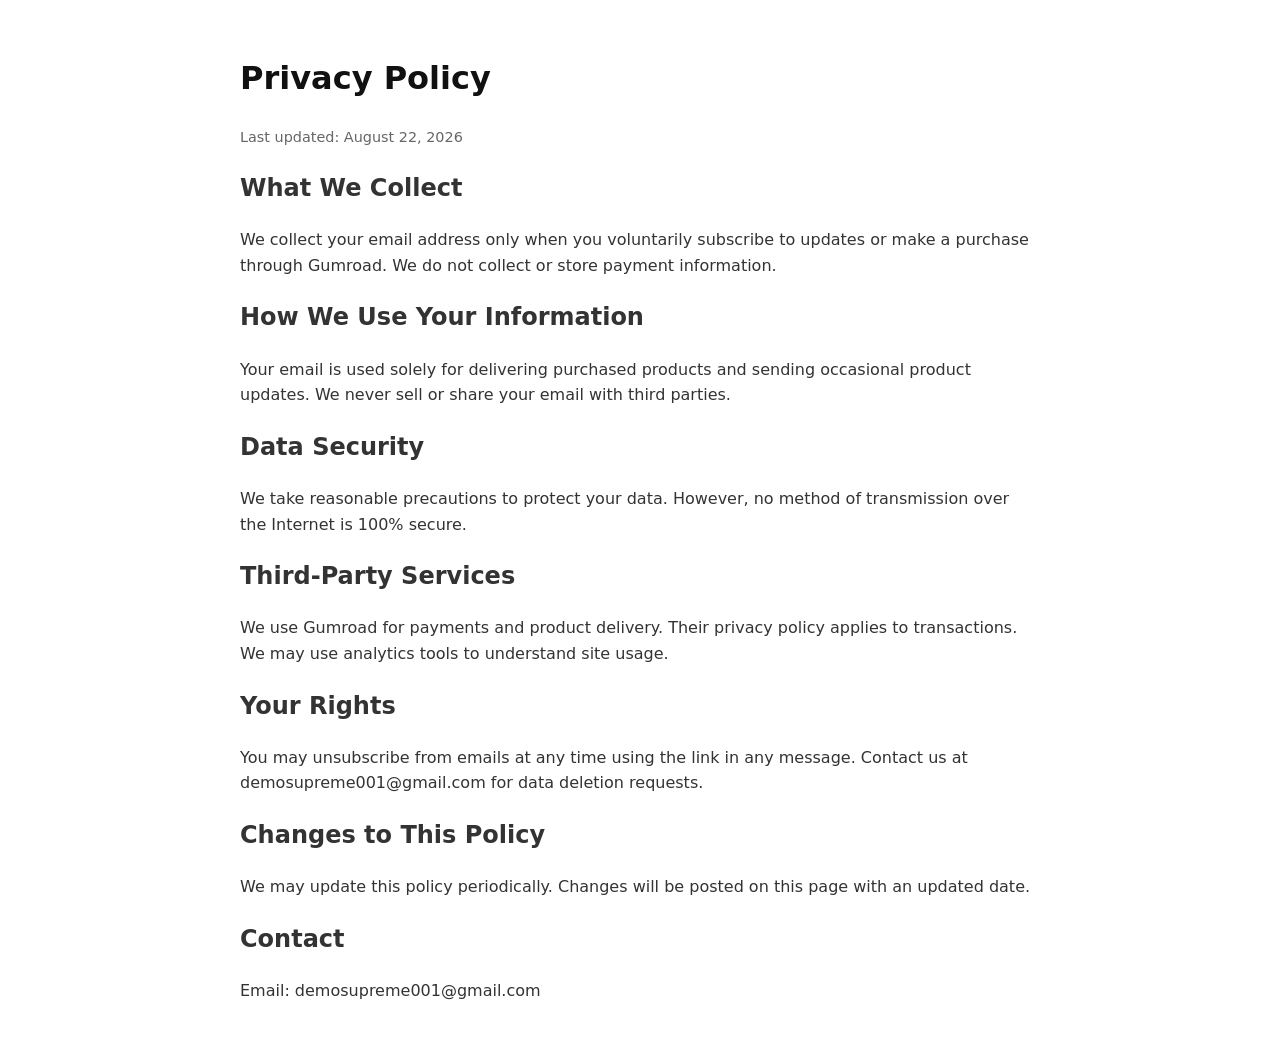
<file: privacy.html>
<!DOCTYPE html>
<html lang="en">
<head>
  <meta charset="UTF-8">
  <meta name="viewport" content="width=device-width, initial-scale=1.0">
  <title>Privacy Policy - AI Prompt Store</title>
  <style>
    body { font-family: system-ui, -apple-system, sans-serif; max-width: 800px; margin: 0 auto; padding: 2rem; line-height: 1.6; color: #333; }
    h1 { color: #111; }
    .last-updated { color: #666; font-size: 0.9rem; }
  </style>
</head>
<body>
  <h1>Privacy Policy</h1>
  <p class="last-updated">Last updated: August 22, 2026</p>

  <h2>What We Collect</h2>
  <p>We collect your email address only when you voluntarily subscribe to updates or make a purchase through Gumroad. We do not collect or store payment information.</p>

  <h2>How We Use Your Information</h2>
  <p>Your email is used solely for delivering purchased products and sending occasional product updates. We never sell or share your email with third parties.</p>

  <h2>Data Security</h2>
  <p>We take reasonable precautions to protect your data. However, no method of transmission over the Internet is 100% secure.</p>

  <h2>Third-Party Services</h2>
  <p>We use Gumroad for payments and product delivery. Their privacy policy applies to transactions. We may use analytics tools to understand site usage.</p>

  <h2>Your Rights</h2>
  <p>You may unsubscribe from emails at any time using the link in any message. Contact us at demosupreme001@gmail.com for data deletion requests.</p>

  <h2>Changes to This Policy</h2>
  <p>We may update this policy periodically. Changes will be posted on this page with an updated date.</p>

  <h2>Contact</h2>
  <p>Email: demosupreme001@gmail.com</p>
</body>
</html>
</file>
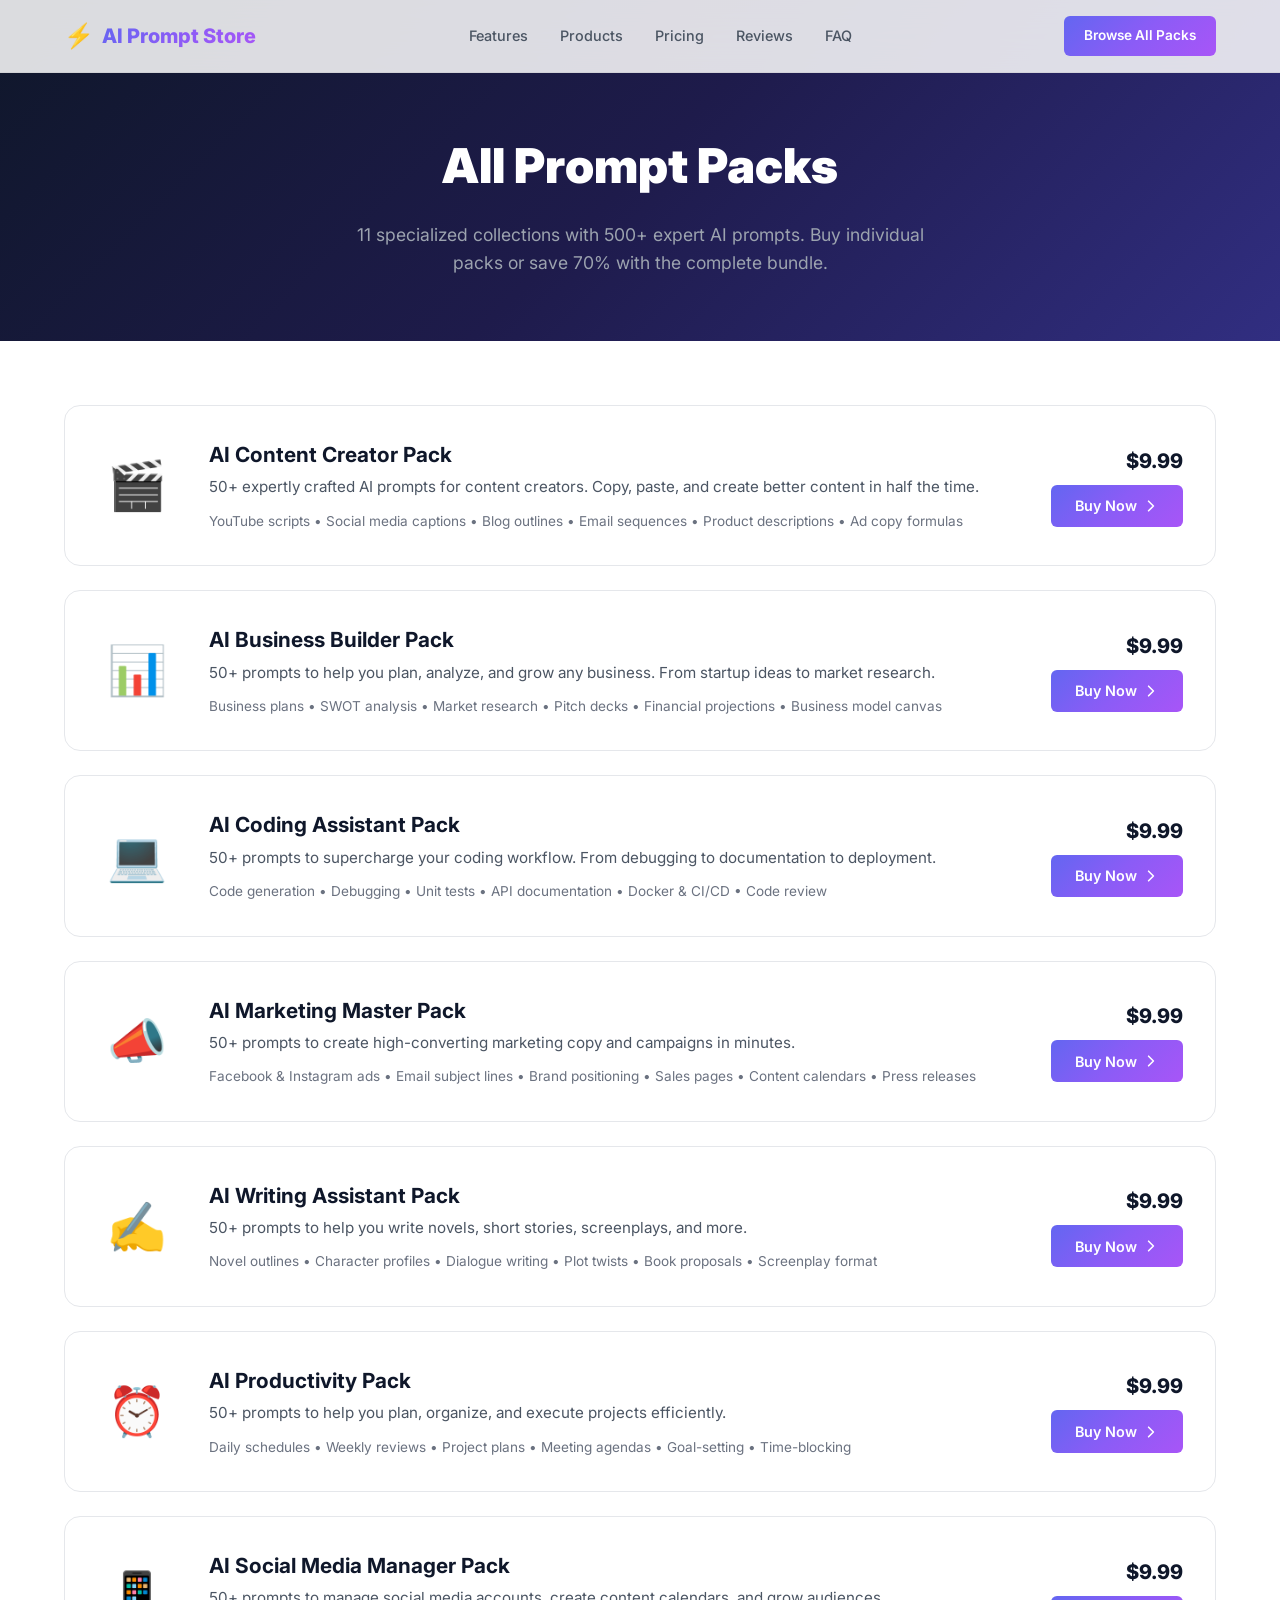
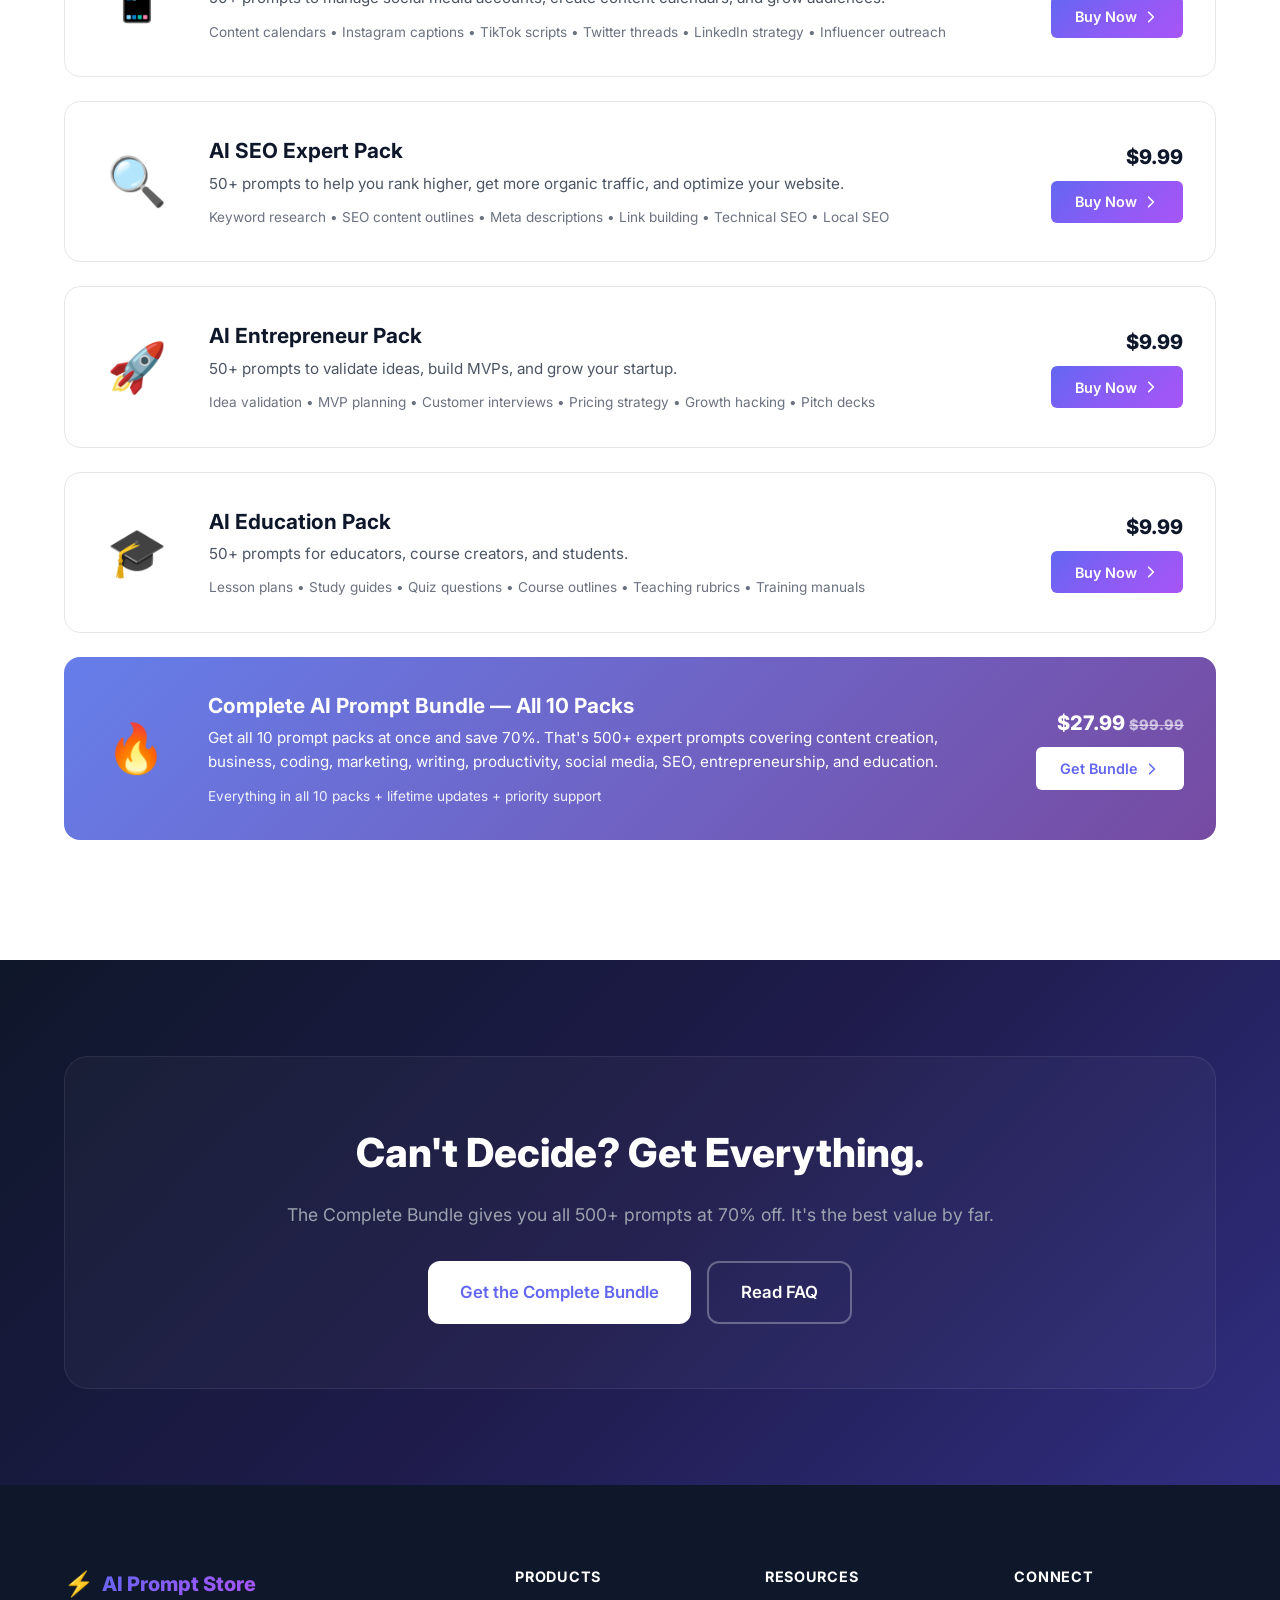
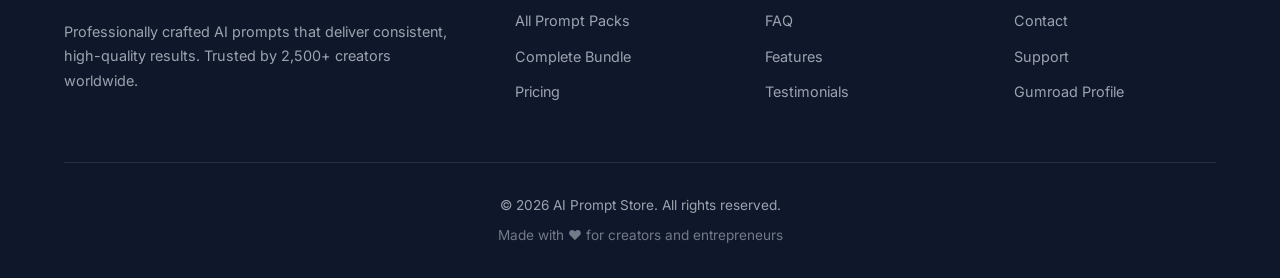
<file: products.html>
<!DOCTYPE html>
<html lang="en">
<head>
    <meta charset="UTF-8">
    <meta name="viewport" content="width=device-width, initial-scale=1.0">
    <title>All Products - AI Prompt Store</title>
    <meta name="description" content="Browse 11 AI prompt packs: 500+ expert prompts for content creation, business, coding, marketing, writing, productivity, SEO, entrepreneurship, education.">
    <link rel="preconnect" href="https://fonts.googleapis.com">
    <link rel="preconnect" href="https://fonts.gstatic.com" crossorigin>
    <link href="https://fonts.googleapis.com/css2?family=Inter:wght@300;400;500;600;700;800;900&display=swap" rel="stylesheet">
    <link rel="stylesheet" href="css/styles.css">
    <style>
        .products-hero {
            background: var(--gradient-hero);
            padding: 8rem 0 4rem;
            text-align: center;
            color: white;
        }
        .products-hero h1 {
            font-size: clamp(2rem, 4vw, 3rem);
            font-weight: 900;
            margin-bottom: 1rem;
        }
        .products-hero p {
            font-size: 1.1rem;
            color: var(--gray-400);
            max-width: 600px;
            margin: 0 auto;
        }
        .products-full {
            padding: 4rem 0 6rem;
        }
        .product-full-card {
            display: grid;
            grid-template-columns: 80px 1fr auto;
            align-items: center;
            gap: 2rem;
            padding: 2rem;
            margin-bottom: 1.5rem;
            background: var(--white);
            border: 1px solid var(--gray-200);
            border-radius: var(--radius-lg);
            transition: var(--transition);
        }
        .product-full-card:hover {
            transform: translateX(6px);
            box-shadow: var(--shadow-lg);
            border-color: var(--primary-light);
        }
        .product-full-card.bundle-card {
            background: var(--gradient-bundle);
            border: none;
        }
        .product-full-card.bundle-card .product-title,
        .product-full-card.bundle-card .product-desc,
        .product-full-card.bundle-card .product-topics {
            color: white;
        }
        .product-full-card.bundle-card .product-topics {
            opacity: 0.9;
        }
        .product-icon-lg {
            font-size: 3rem;
            text-align: center;
        }
        .product-info .product-title {
            font-size: 1.3rem;
            font-weight: 700;
            color: var(--dark);
            margin-bottom: 0.25rem;
        }
        .product-info .product-desc {
            font-size: 0.95rem;
            color: var(--gray-600);
            margin-bottom: 0.5rem;
        }
        .product-info .product-topics {
            font-size: 0.85rem;
            color: var(--gray-500);
        }
        .product-action {
            text-align: right;
        }
        .product-action .price {
            display: block;
            font-size: 1.25rem;
            font-weight: 800;
            color: var(--dark);
            margin-bottom: 0.5rem;
        }
        .bundle-card .product-action .price {
            color: white;
        }
        .product-action .price .original {
            font-size: 0.9rem;
            text-decoration: line-through;
            color: var(--gray-400);
            margin-left: 0.25rem;
        }
        .bundle-card .product-action .price .original {
            color: rgba(255,255,255,0.6);
        }
        .btn-buy {
            padding: 0.6rem 1.5rem;
            background: var(--gradient-primary);
            color: white;
            border-radius: var(--radius-sm);
            font-size: 0.9rem;
            font-weight: 600;
            display: inline-flex;
            align-items: center;
            gap: 6px;
            transition: var(--transition);
        }
        .btn-buy:hover {
            transform: translateY(-2px);
            box-shadow: var(--shadow-md);
        }
        .bundle-card .btn-buy {
            background: white;
            color: var(--primary);
        }
        .bundle-card .btn-buy:hover {
            box-shadow: var(--shadow-lg);
        }
        @media (max-width: 768px) {
            .product-full-card {
                grid-template-columns: 60px 1fr;
                gap: 1rem;
            }
            .product-action {
                grid-column: 1 / -1;
                text-align: left;
                display: flex;
                align-items: center;
                justify-content: space-between;
                padding-top: 1rem;
                border-top: 1px solid var(--gray-100);
            }
            .bundle-card .product-action {
                border-top-color: rgba(255,255,255,0.2);
            }
            .product-icon-lg {
                font-size: 2.5rem;
            }
        }
    </style>
</head>
<body>
    <!-- Navigation -->
    <header class="header" id="header">
        <div class="container">
            <nav class="nav">
                <a href="index.html" class="logo">
                    <span class="logo-icon">⚡</span>
                    <span class="logo-text">AI Prompt Store</span>
                </a>
                <ul class="nav-links" id="navLinks">
                    <li><a href="index.html#features">Features</a></li>
                    <li><a href="index.html#products">Products</a></li>
                    <li><a href="index.html#pricing">Pricing</a></li>
                    <li><a href="index.html#testimonials">Reviews</a></li>
                    <li><a href="index.html#faq">FAQ</a></li>
                </ul>
                <a href="products.html" class="cta-nav">Browse All Packs</a>
                <button class="mobile-toggle" id="mobileToggle" aria-label="Toggle menu">
                    <span></span>
                    <span></span>
                    <span></span>
                </button>
            </nav>
        </div>
    </header>

    <!-- Products Hero -->
    <section class="products-hero">
        <div class="container">
            <h1>All Prompt Packs</h1>
            <p>11 specialized collections with 500+ expert AI prompts. Buy individual packs or save 70% with the complete bundle.</p>
        </div>
    </section>

    <!-- Products List -->
    <section class="products-full">
        <div class="container">
            <!-- Product 1 -->
            <div class="product-full-card" id="creator">
                <div class="product-icon-lg">🎬</div>
                <div class="product-info">
                    <h3 class="product-title">AI Content Creator Pack</h3>
                    <p class="product-desc">50+ expertly crafted AI prompts for content creators. Copy, paste, and create better content in half the time.</p>
                    <span class="product-topics">YouTube scripts &bull; Social media captions &bull; Blog outlines &bull; Email sequences &bull; Product descriptions &bull; Ad copy formulas</span>
                </div>
                <div class="product-action">
                    <span class="price">$9.99</span>
                    <a href="https://abhishekanand31.gumroad.com/l/ai-content-creator-pack" class="btn-buy" target="_blank" rel="noopener">
                        Buy Now
                        <svg width="16" height="16" viewBox="0 0 20 20" fill="none"><path d="M7 4l6 6-6 6" stroke="currentColor" stroke-width="2" stroke-linecap="round" stroke-linejoin="round"/></svg>
                    </a>
                </div>
            </div>

            <!-- Product 2 -->
            <div class="product-full-card" id="business">
                <div class="product-icon-lg">📊</div>
                <div class="product-info">
                    <h3 class="product-title">AI Business Builder Pack</h3>
                    <p class="product-desc">50+ prompts to help you plan, analyze, and grow any business. From startup ideas to market research.</p>
                    <span class="product-topics">Business plans &bull; SWOT analysis &bull; Market research &bull; Pitch decks &bull; Financial projections &bull; Business model canvas</span>
                </div>
                <div class="product-action">
                    <span class="price">$9.99</span>
                    <a href="https://abhishekanand31.gumroad.com/l/ai-business-builder-pack" class="btn-buy" target="_blank" rel="noopener">
                        Buy Now
                        <svg width="16" height="16" viewBox="0 0 20 20" fill="none"><path d="M7 4l6 6-6 6" stroke="currentColor" stroke-width="2" stroke-linecap="round" stroke-linejoin="round"/></svg>
                    </a>
                </div>
            </div>

            <!-- Product 3 -->
            <div class="product-full-card" id="coding">
                <div class="product-icon-lg">💻</div>
                <div class="product-info">
                    <h3 class="product-title">AI Coding Assistant Pack</h3>
                    <p class="product-desc">50+ prompts to supercharge your coding workflow. From debugging to documentation to deployment.</p>
                    <span class="product-topics">Code generation &bull; Debugging &bull; Unit tests &bull; API documentation &bull; Docker & CI/CD &bull; Code review</span>
                </div>
                <div class="product-action">
                    <span class="price">$9.99</span>
                    <a href="https://abhishekanand31.gumroad.com/l/ai-coding-assistant-pack" class="btn-buy" target="_blank" rel="noopener">
                        Buy Now
                        <svg width="16" height="16" viewBox="0 0 20 20" fill="none"><path d="M7 4l6 6-6 6" stroke="currentColor" stroke-width="2" stroke-linecap="round" stroke-linejoin="round"/></svg>
                    </a>
                </div>
            </div>

            <!-- Product 4 -->
            <div class="product-full-card">
                <div class="product-icon-lg">📣</div>
                <div class="product-info">
                    <h3 class="product-title">AI Marketing Master Pack</h3>
                    <p class="product-desc">50+ prompts to create high-converting marketing copy and campaigns in minutes.</p>
                    <span class="product-topics">Facebook & Instagram ads &bull; Email subject lines &bull; Brand positioning &bull; Sales pages &bull; Content calendars &bull; Press releases</span>
                </div>
                <div class="product-action">
                    <span class="price">$9.99</span>
                    <a href="https://abhishekanand31.gumroad.com/l/ai-marketing-master-pack" class="btn-buy" target="_blank" rel="noopener">
                        Buy Now
                        <svg width="16" height="16" viewBox="0 0 20 20" fill="none"><path d="M7 4l6 6-6 6" stroke="currentColor" stroke-width="2" stroke-linecap="round" stroke-linejoin="round"/></svg>
                    </a>
                </div>
            </div>

            <!-- Product 5 -->
            <div class="product-full-card">
                <div class="product-icon-lg">✍️</div>
                <div class="product-info">
                    <h3 class="product-title">AI Writing Assistant Pack</h3>
                    <p class="product-desc">50+ prompts to help you write novels, short stories, screenplays, and more.</p>
                    <span class="product-topics">Novel outlines &bull; Character profiles &bull; Dialogue writing &bull; Plot twists &bull; Book proposals &bull; Screenplay format</span>
                </div>
                <div class="product-action">
                    <span class="price">$9.99</span>
                    <a href="https://abhishekanand31.gumroad.com/l/ai-writing-assistant-pack" class="btn-buy" target="_blank" rel="noopener">
                        Buy Now
                        <svg width="16" height="16" viewBox="0 0 20 20" fill="none"><path d="M7 4l6 6-6 6" stroke="currentColor" stroke-width="2" stroke-linecap="round" stroke-linejoin="round"/></svg>
                    </a>
                </div>
            </div>

            <!-- Product 6 -->
            <div class="product-full-card">
                <div class="product-icon-lg">⏰</div>
                <div class="product-info">
                    <h3 class="product-title">AI Productivity Pack</h3>
                    <p class="product-desc">50+ prompts to help you plan, organize, and execute projects efficiently.</p>
                    <span class="product-topics">Daily schedules &bull; Weekly reviews &bull; Project plans &bull; Meeting agendas &bull; Goal-setting &bull; Time-blocking</span>
                </div>
                <div class="product-action">
                    <span class="price">$9.99</span>
                    <a href="https://abhishekanand31.gumroad.com/l/ai-productivity-pack" class="btn-buy" target="_blank" rel="noopener">
                        Buy Now
                        <svg width="16" height="16" viewBox="0 0 20 20" fill="none"><path d="M7 4l6 6-6 6" stroke="currentColor" stroke-width="2" stroke-linecap="round" stroke-linejoin="round"/></svg>
                    </a>
                </div>
            </div>

            <!-- Product 7 -->
            <div class="product-full-card">
                <div class="product-icon-lg">📱</div>
                <div class="product-info">
                    <h3 class="product-title">AI Social Media Manager Pack</h3>
                    <p class="product-desc">50+ prompts to manage social media accounts, create content calendars, and grow audiences.</p>
                    <span class="product-topics">Content calendars &bull; Instagram captions &bull; TikTok scripts &bull; Twitter threads &bull; LinkedIn strategy &bull; Influencer outreach</span>
                </div>
                <div class="product-action">
                    <span class="price">$9.99</span>
                    <a href="https://abhishekanand31.gumroad.com/l/ai-social-media-manager-pack" class="btn-buy" target="_blank" rel="noopener">
                        Buy Now
                        <svg width="16" height="16" viewBox="0 0 20 20" fill="none"><path d="M7 4l6 6-6 6" stroke="currentColor" stroke-width="2" stroke-linecap="round" stroke-linejoin="round"/></svg>
                    </a>
                </div>
            </div>

            <!-- Product 8 -->
            <div class="product-full-card">
                <div class="product-icon-lg">🔍</div>
                <div class="product-info">
                    <h3 class="product-title">AI SEO Expert Pack</h3>
                    <p class="product-desc">50+ prompts to help you rank higher, get more organic traffic, and optimize your website.</p>
                    <span class="product-topics">Keyword research &bull; SEO content outlines &bull; Meta descriptions &bull; Link building &bull; Technical SEO &bull; Local SEO</span>
                </div>
                <div class="product-action">
                    <span class="price">$9.99</span>
                    <a href="https://abhishekanand31.gumroad.com/l/ai-seo-expert-pack" class="btn-buy" target="_blank" rel="noopener">
                        Buy Now
                        <svg width="16" height="16" viewBox="0 0 20 20" fill="none"><path d="M7 4l6 6-6 6" stroke="currentColor" stroke-width="2" stroke-linecap="round" stroke-linejoin="round"/></svg>
                    </a>
                </div>
            </div>

            <!-- Product 9 -->
            <div class="product-full-card">
                <div class="product-icon-lg">🚀</div>
                <div class="product-info">
                    <h3 class="product-title">AI Entrepreneur Pack</h3>
                    <p class="product-desc">50+ prompts to validate ideas, build MVPs, and grow your startup.</p>
                    <span class="product-topics">Idea validation &bull; MVP planning &bull; Customer interviews &bull; Pricing strategy &bull; Growth hacking &bull; Pitch decks</span>
                </div>
                <div class="product-action">
                    <span class="price">$9.99</span>
                    <a href="https://abhishekanand31.gumroad.com/l/ai-entrepreneur-pack" class="btn-buy" target="_blank" rel="noopener">
                        Buy Now
                        <svg width="16" height="16" viewBox="0 0 20 20" fill="none"><path d="M7 4l6 6-6 6" stroke="currentColor" stroke-width="2" stroke-linecap="round" stroke-linejoin="round"/></svg>
                    </a>
                </div>
            </div>

            <!-- Product 10 -->
            <div class="product-full-card">
                <div class="product-icon-lg">🎓</div>
                <div class="product-info">
                    <h3 class="product-title">AI Education Pack</h3>
                    <p class="product-desc">50+ prompts for educators, course creators, and students.</p>
                    <span class="product-topics">Lesson plans &bull; Study guides &bull; Quiz questions &bull; Course outlines &bull; Teaching rubrics &bull; Training manuals</span>
                </div>
                <div class="product-action">
                    <span class="price">$9.99</span>
                    <a href="https://abhishekanand31.gumroad.com/l/ai-education-pack" class="btn-buy" target="_blank" rel="noopener">
                        Buy Now
                        <svg width="16" height="16" viewBox="0 0 20 20" fill="none"><path d="M7 4l6 6-6 6" stroke="currentColor" stroke-width="2" stroke-linecap="round" stroke-linejoin="round"/></svg>
                    </a>
                </div>
            </div>

            <!-- Product 11: Bundle -->
            <div class="product-full-card bundle-card">
                <div class="product-icon-lg">🔥</div>
                <div class="product-info">
                    <h3 class="product-title">Complete AI Prompt Bundle — All 10 Packs</h3>
                    <p class="product-desc">Get all 10 prompt packs at once and save 70%. That's 500+ expert prompts covering content creation, business, coding, marketing, writing, productivity, social media, SEO, entrepreneurship, and education.</p>
                    <span class="product-topics">Everything in all 10 packs + lifetime updates + priority support</span>
                </div>
                <div class="product-action">
                    <span class="price">$27.99<span class="original">$99.99</span></span>
                    <a href="https://abhishekanand31.gumroad.com/l/complete-ai-prompt-bundle" class="btn-buy" target="_blank" rel="noopener">
                        Get Bundle
                        <svg width="16" height="16" viewBox="0 0 20 20" fill="none"><path d="M7 4l6 6-6 6" stroke="currentColor" stroke-width="2" stroke-linecap="round" stroke-linejoin="round"/></svg>
                    </a>
                </div>
            </div>
        </div>
    </section>

    <!-- CTA Section -->
    <section class="cta-section">
        <div class="container">
            <div class="cta-box">
                <h2>Can't Decide? Get Everything.</h2>
                <p>The Complete Bundle gives you all 500+ prompts at 70% off. It's the best value by far.</p>
                <div class="cta-buttons">
                    <a href="https://abhishekanand31.gumroad.com/l/complete-ai-prompt-bundle" class="btn btn-white btn-large" target="_blank" rel="noopener">Get the Complete Bundle</a>
                    <a href="index.html#faq" class="btn btn-white-outline btn-large">Read FAQ</a>
                </div>
            </div>
        </div>
    </section>

    <!-- Footer -->
    <footer class="footer">
        <div class="container">
            <div class="footer-grid">
                <div class="footer-brand">
                    <a href="index.html" class="logo">
                        <span class="logo-icon">⚡</span>
                        <span class="logo-text">AI Prompt Store</span>
                    </a>
                    <p>Professionally crafted AI prompts that deliver consistent, high-quality results. Trusted by 2,500+ creators worldwide.</p>
                </div>
                <div class="footer-links">
                    <h4>Products</h4>
                    <ul>
                        <li><a href="products.html">All Prompt Packs</a></li>
                        <li><a href="https://abhishekanand31.gumroad.com/l/complete-ai-prompt-bundle" target="_blank" rel="noopener">Complete Bundle</a></li>
                        <li><a href="index.html#pricing">Pricing</a></li>
                    </ul>
                </div>
                <div class="footer-links">
                    <h4>Resources</h4>
                    <ul>
                        <li><a href="index.html#faq">FAQ</a></li>
                        <li><a href="index.html#features">Features</a></li>
                        <li><a href="index.html#testimonials">Testimonials</a></li>
                    </ul>
                </div>
                <div class="footer-links">
                    <h4>Connect</h4>
                    <ul>
                        <li><a href="mailto:abhishekanand31@gmail.com">Contact</a></li>
                        <li><a href="index.html#faq">Support</a></li>
                        <li><a href="https://abhishekanand31.gumroad.com" target="_blank" rel="noopener">Gumroad Profile</a></li>
                    </ul>
                </div>
            </div>
            <div class="footer-bottom">
                <p>&copy; 2026 AI Prompt Store. All rights reserved.</p>
                <p>Made with ❤️ for creators and entrepreneurs</p>
            </div>
        </div>
    </footer>

    <script src="js/main.js"></script>
</body>
</html>
</file>
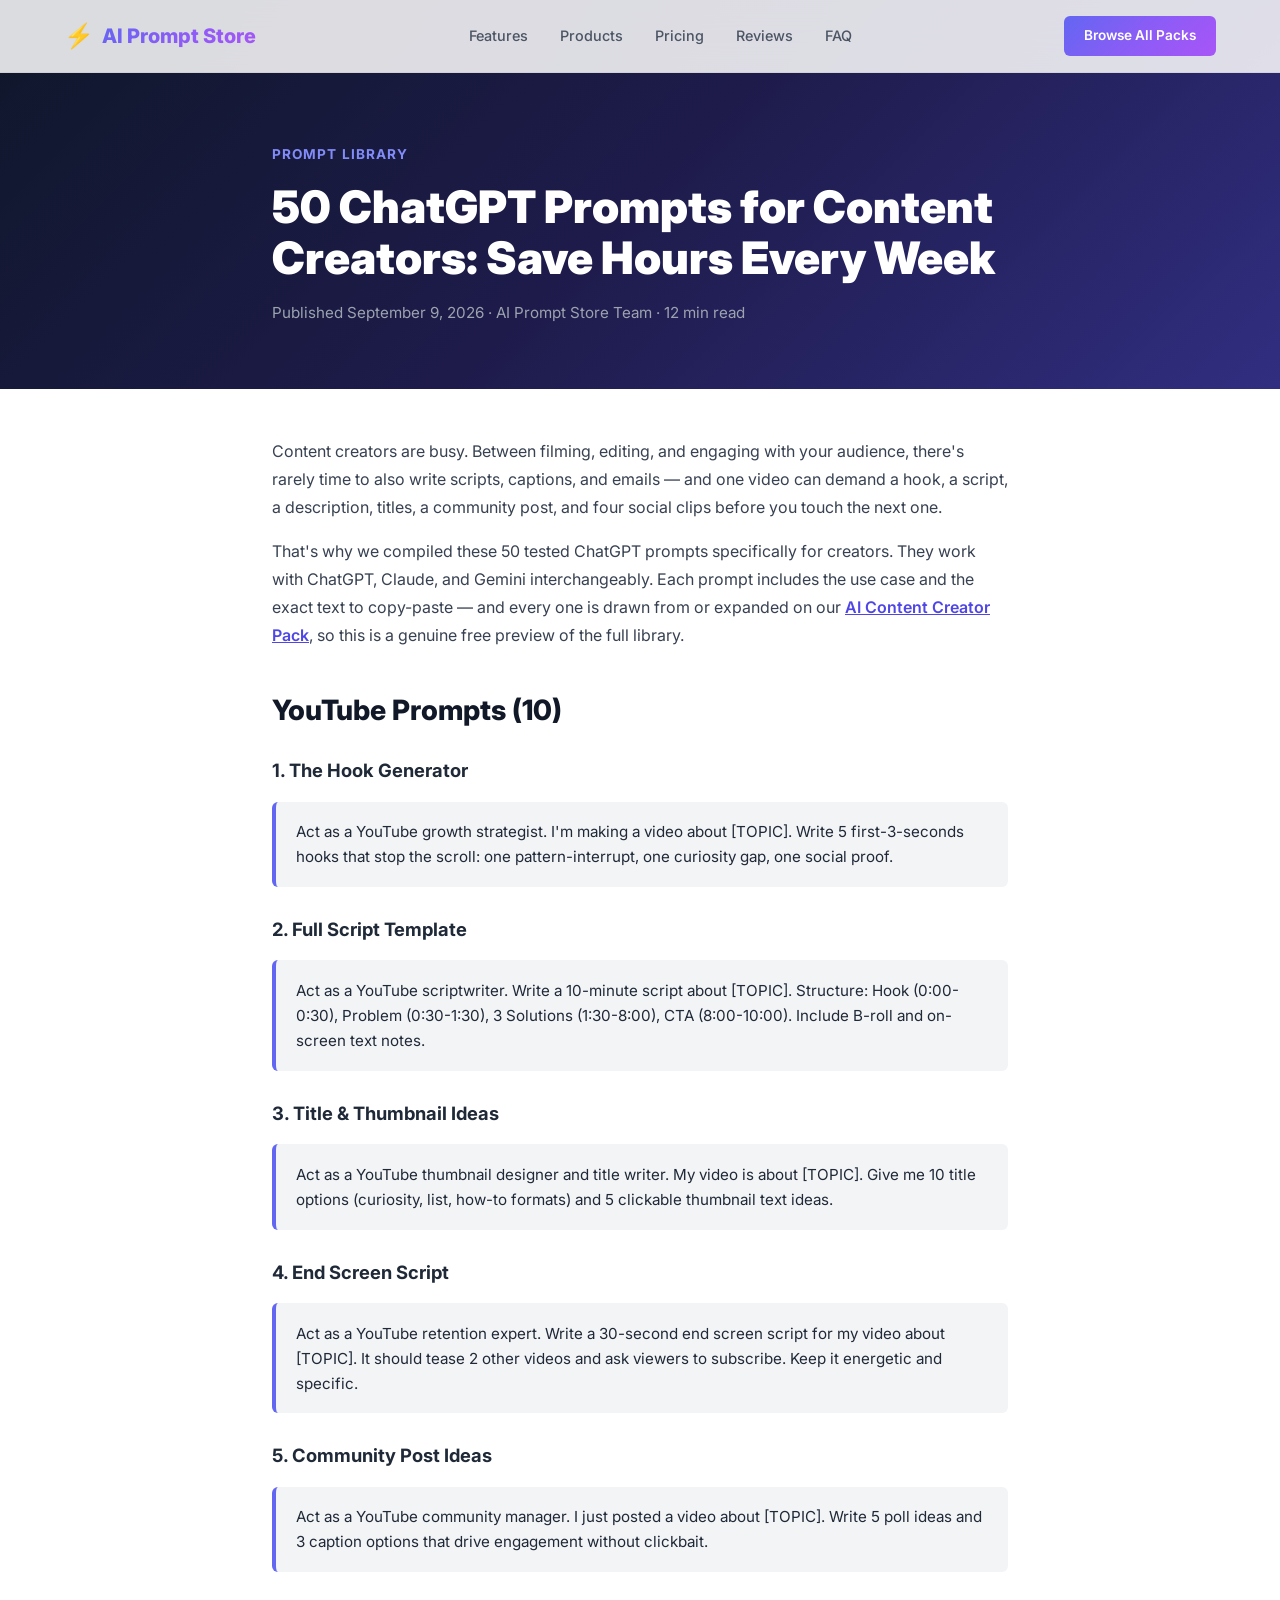
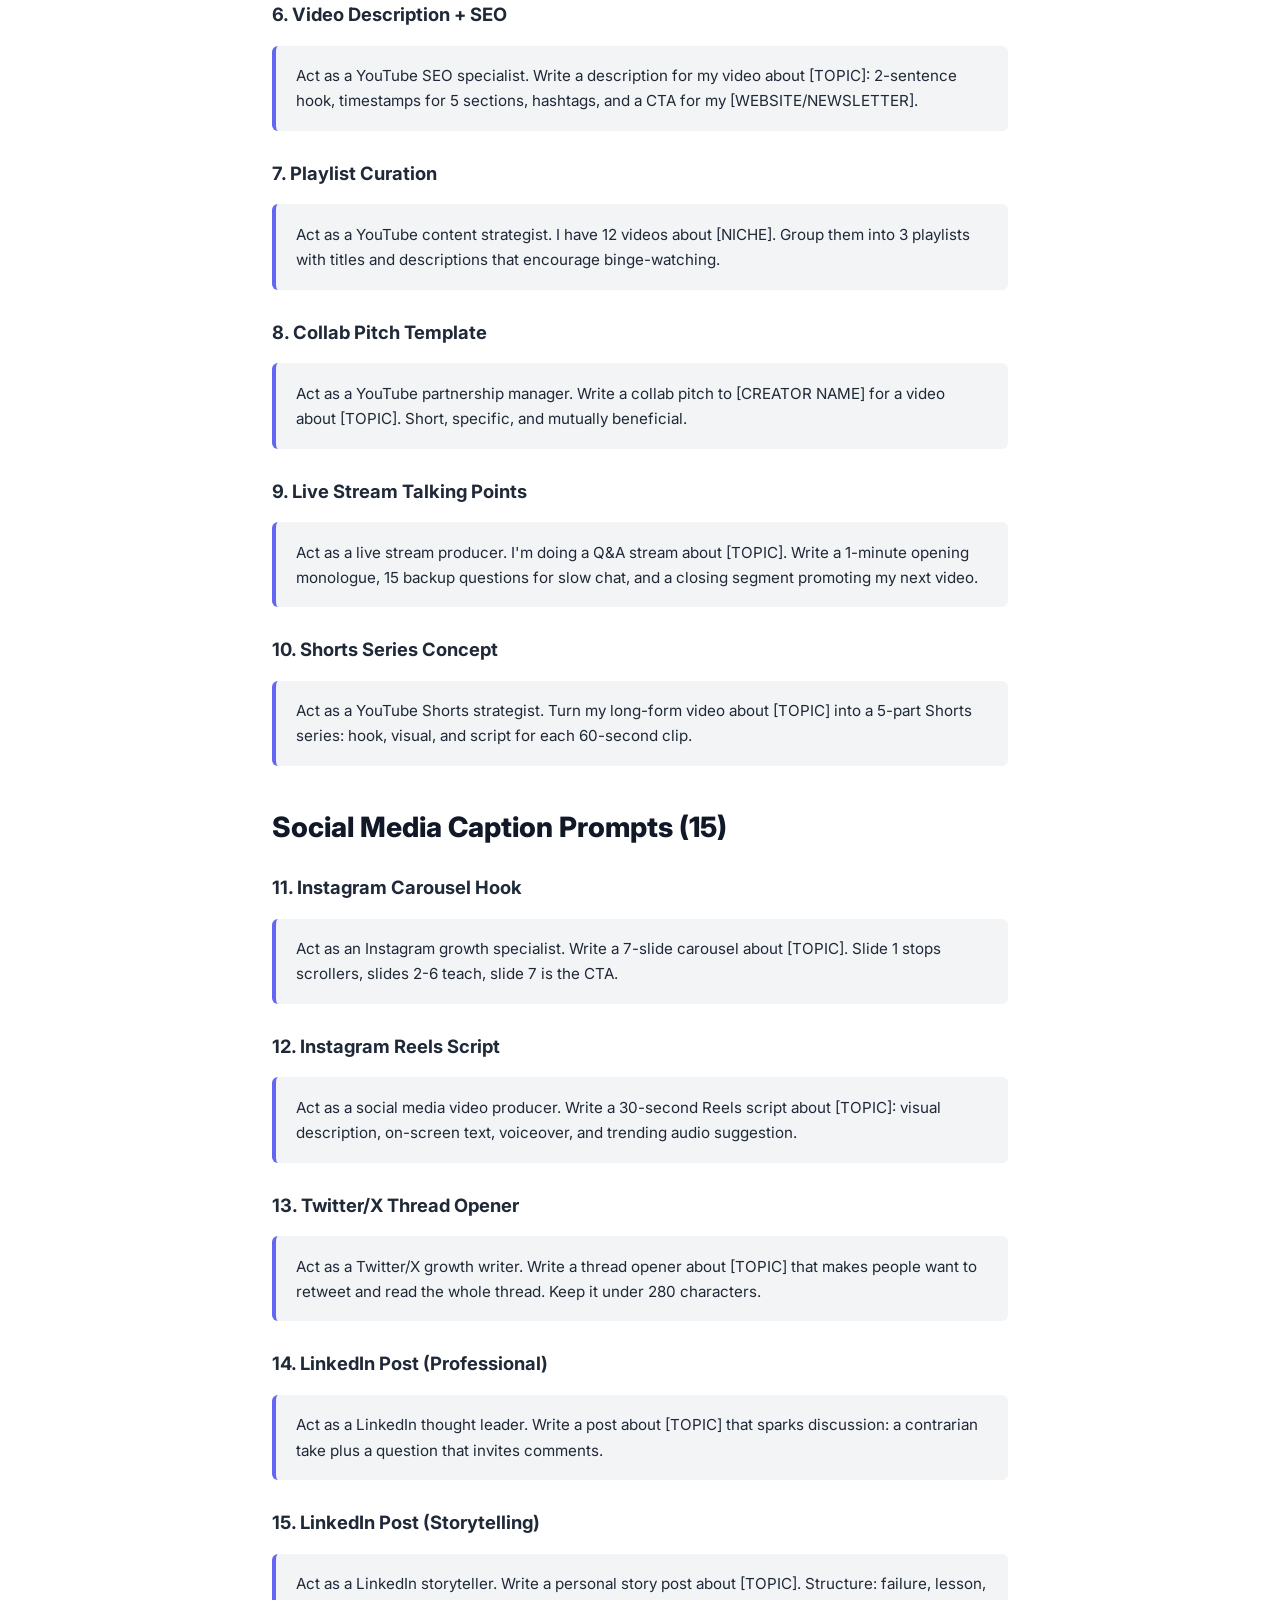
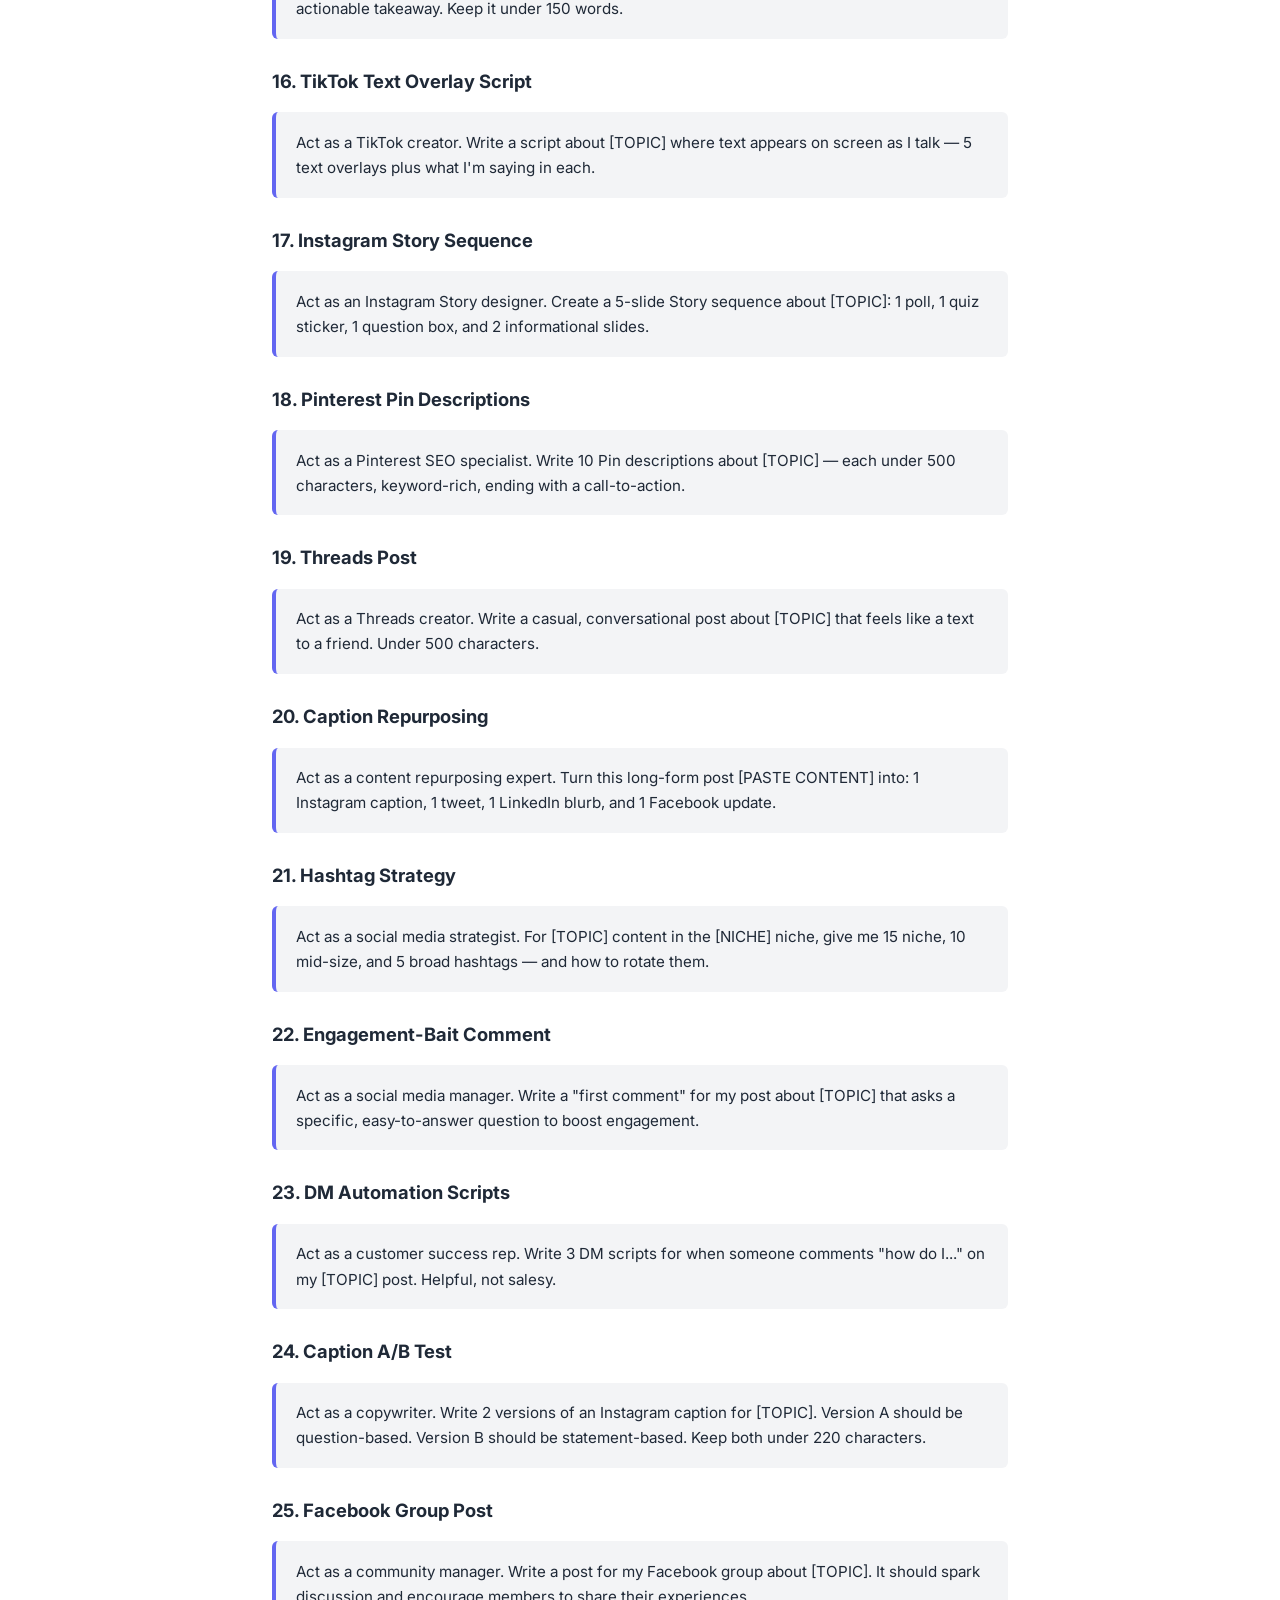
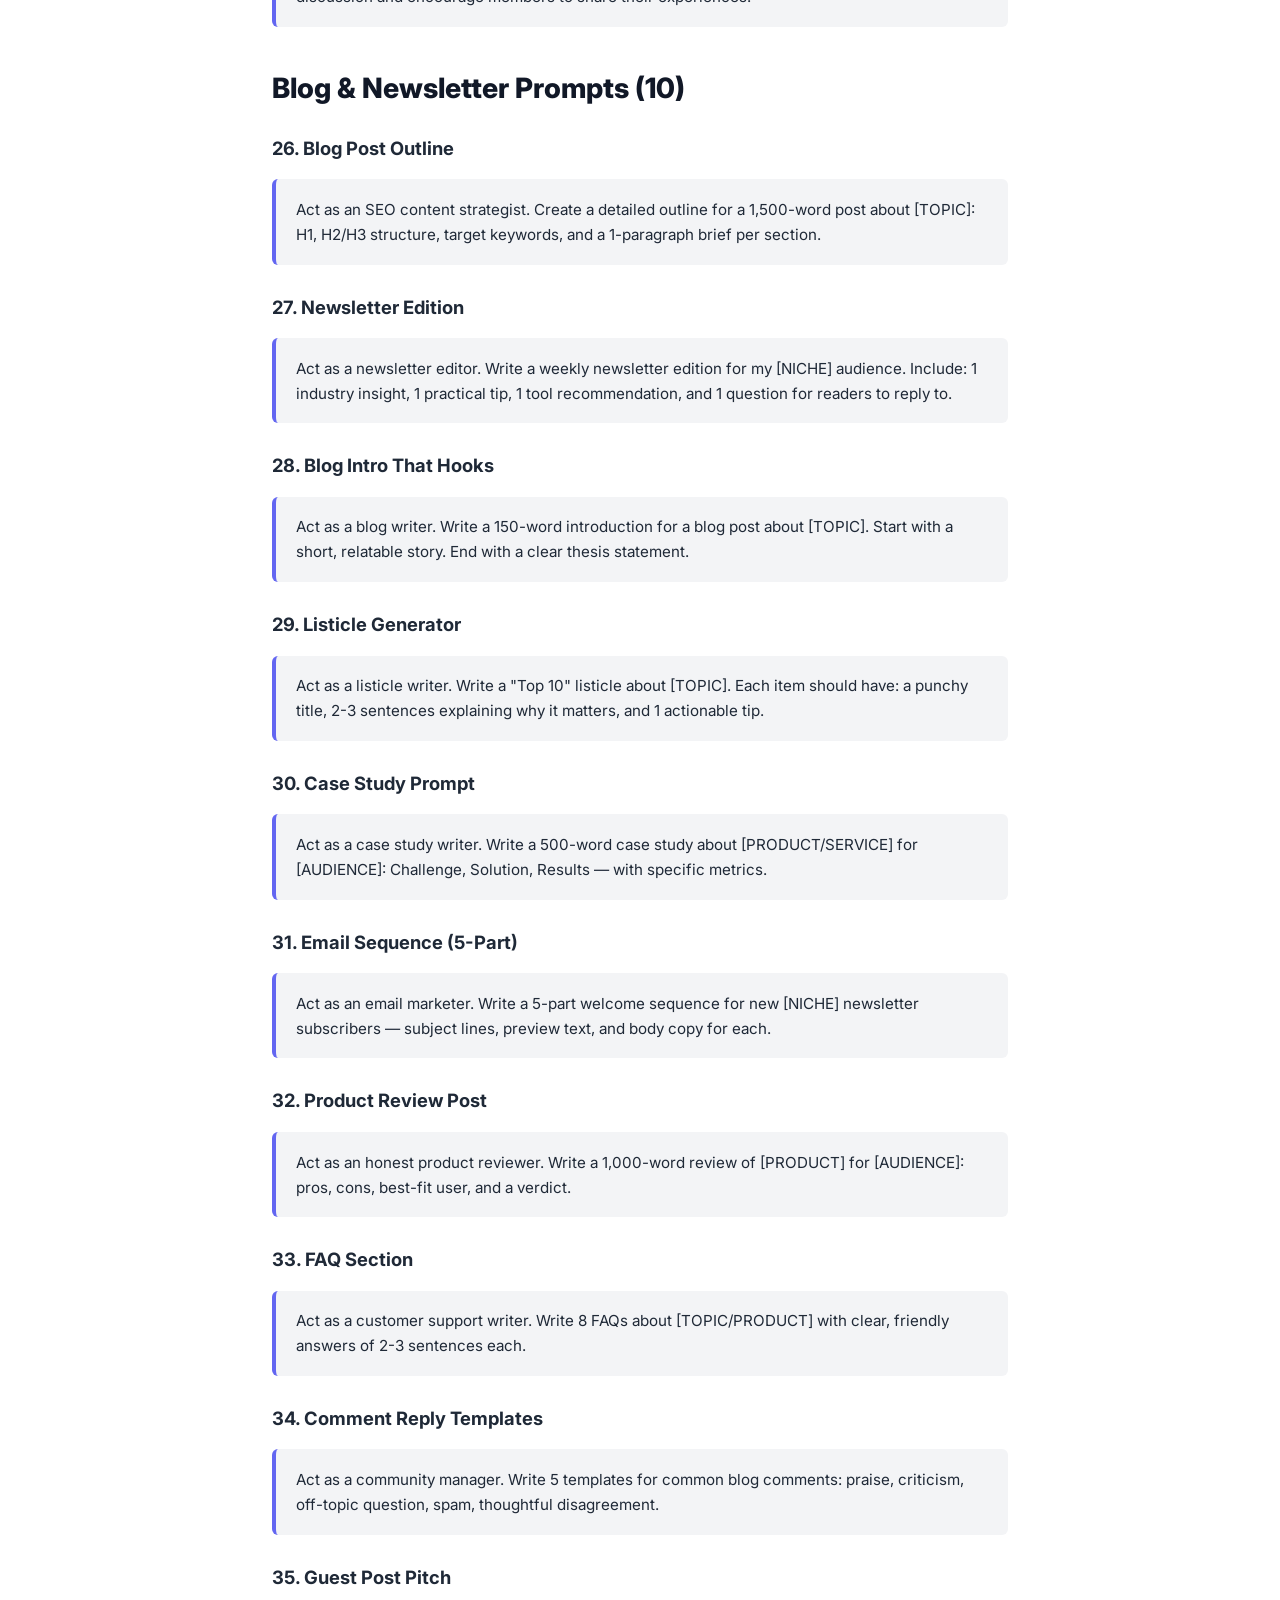
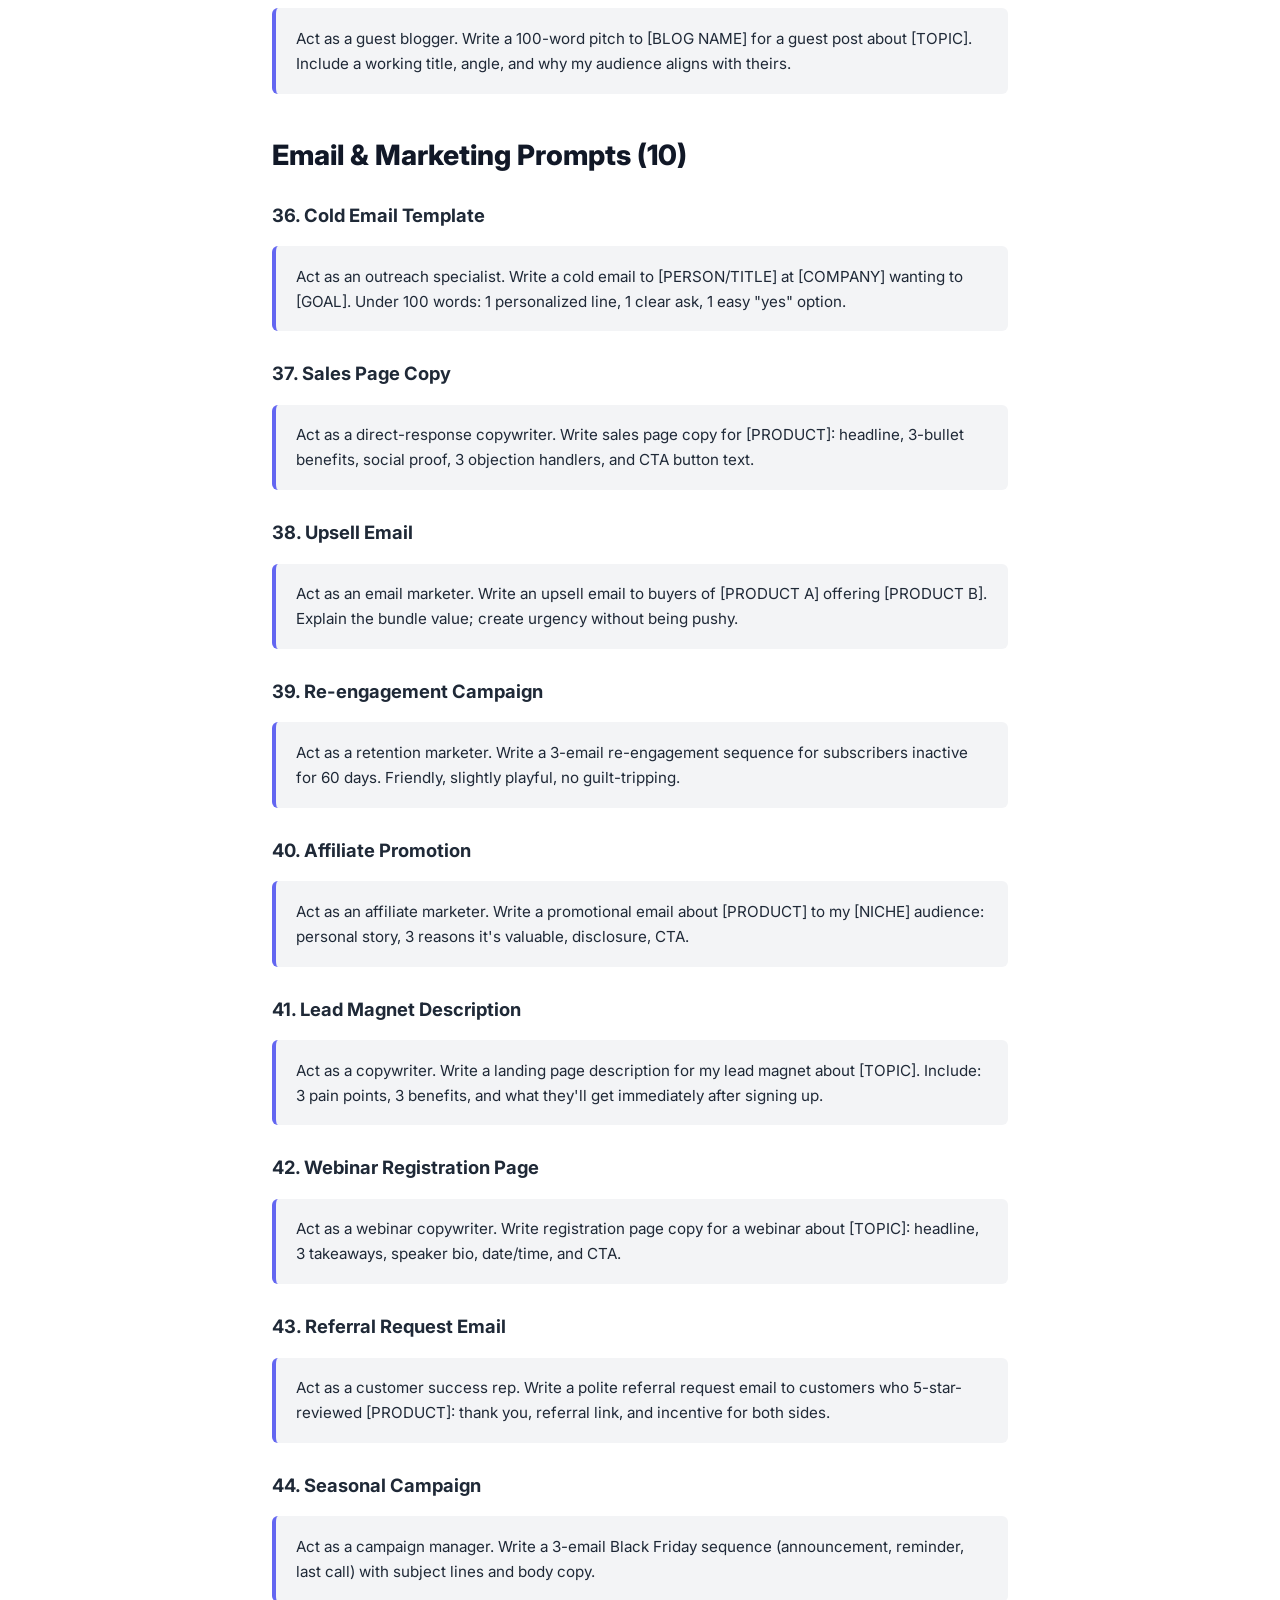
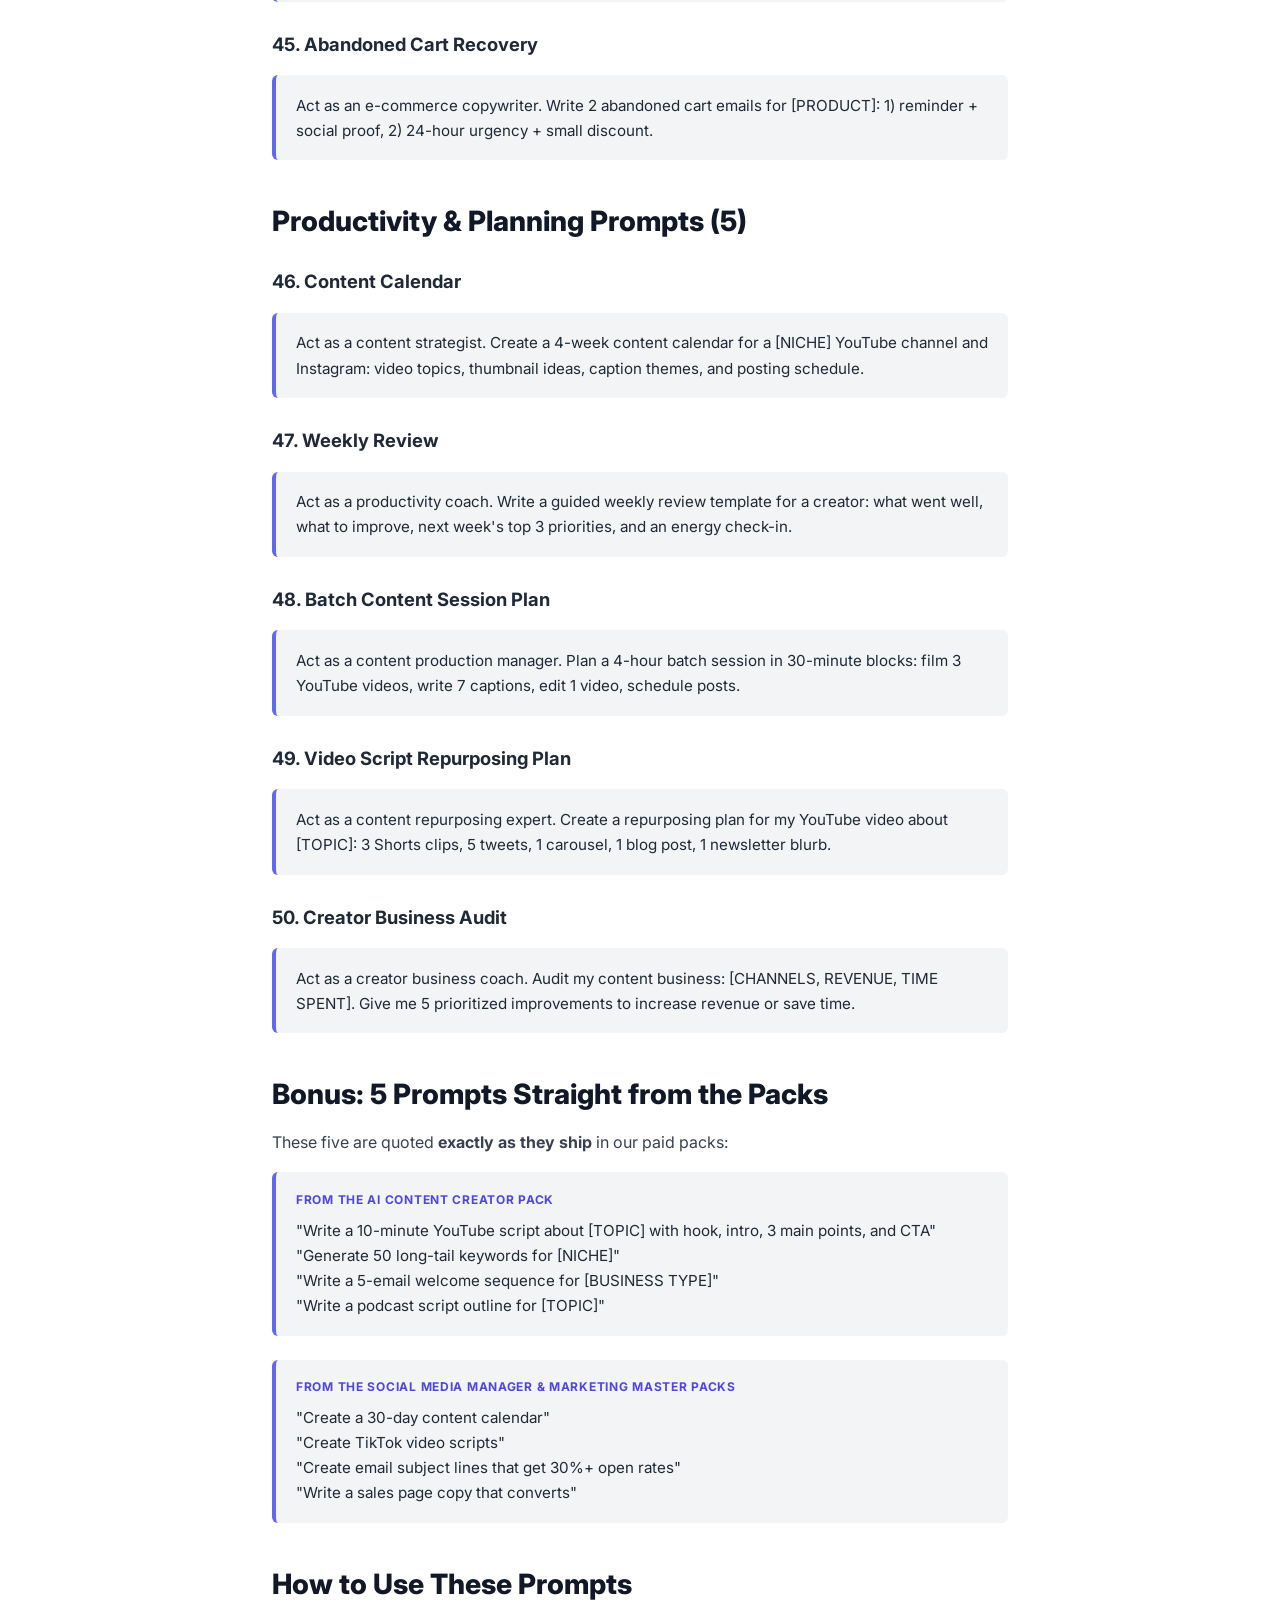
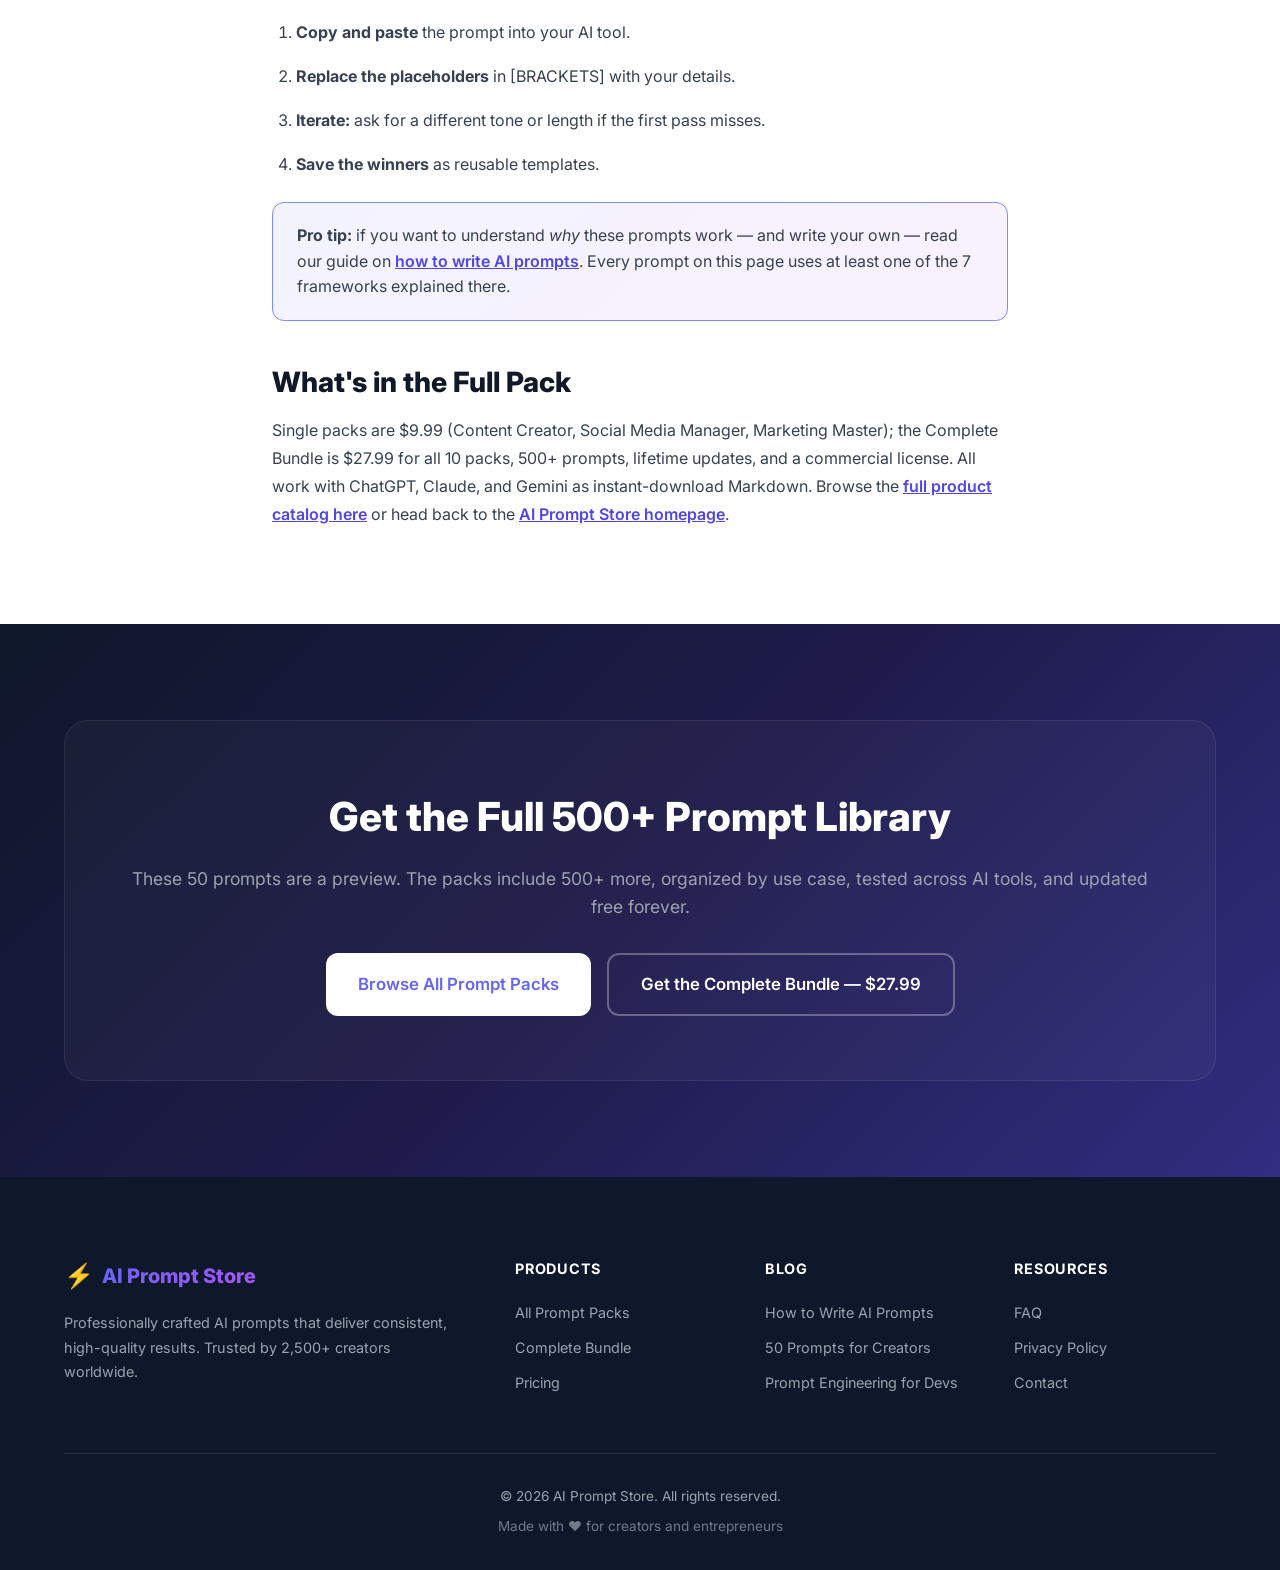
<file: blog/50-chatgpt-prompts-for-content-creators.html>
<!DOCTYPE html>
<html lang="en">
<head>
    <meta charset="UTF-8">
    <meta name="viewport" content="width=device-width, initial-scale=1.0">
    <title>50 ChatGPT Prompts for Content Creators (Copy &amp; Paste)</title>
    <meta name="description" content="50 ready-to-use ChatGPT prompts for content creators: YouTube scripts, captions, blog outlines, and email sequences that save hours every week.">
    <link rel="canonical" href="https://abhishekanandsupreme-rgb.github.io/ai-prompt-store/50-chatgpt-prompts-for-content-creators.html">
    <meta property="og:title" content="50 ChatGPT Prompts for Content Creators">
    <meta property="og:description" content="50 copy-paste prompts for YouTube scripts, social captions, blog outlines, and email sequences.">
    <meta property="og:type" content="article">
    <meta property="og:url" content="https://abhishekanandsupreme-rgb.github.io/ai-prompt-store/50-chatgpt-prompts-for-content-creators.html">
    <meta name="twitter:card" content="summary_large_image">
    <meta name="author" content="AI Prompt Store">
    <meta property="article:published_time" content="2026-09-09">
    <link rel="preconnect" href="https://fonts.googleapis.com">
    <link rel="preconnect" href="https://fonts.gstatic.com" crossorigin>
    <link href="https://fonts.googleapis.com/css2?family=Inter:wght@300;400;500;600;700;800;900&display=swap" rel="stylesheet">
    <link rel="stylesheet" href="https://abhishekanandsupreme-rgb.github.io/ai-prompt-store/css/styles.css">
    <style>
        .post-hero {
            background: var(--gradient-hero);
            padding: 9rem 0 4rem;
            color: white;
        }
        .post-hero-inner {
            max-width: 800px;
            margin: 0 auto;
            padding: 0 2rem;
        }
        .post-hero .post-kicker {
            color: var(--primary-light);
            font-weight: 700;
            text-transform: uppercase;
            letter-spacing: 0.08em;
            font-size: 0.85rem;
            display: block;
            margin-bottom: 1rem;
        }
        .post-hero h1 {
            font-size: clamp(2rem, 4vw, 2.8rem);
            font-weight: 900;
            line-height: 1.15;
            margin-bottom: 1rem;
        }
        .post-hero .post-meta {
            color: var(--gray-400);
            font-size: 0.95rem;
        }
        .post-content {
            max-width: 800px;
            margin: 0 auto;
            padding: 3rem 2rem 5rem;
        }
        .post-content h2 {
            font-size: 1.75rem;
            font-weight: 800;
            color: var(--gray-900);
            margin: 2.75rem 0 1rem;
            line-height: 1.25;
        }
        .post-content h3 {
            font-size: 1.15rem;
            font-weight: 700;
            color: var(--gray-800);
            margin: 1.75rem 0 0.75rem;
        }
        .post-content p, .post-content li {
            line-height: 1.75;
            margin-bottom: 1rem;
            color: var(--gray-700);
        }
        .post-content ul, .post-content ol {
            padding-left: 1.5rem;
            margin-bottom: 1.25rem;
        }
        .post-content a {
            color: var(--primary-dark);
            font-weight: 600;
            text-decoration: underline;
        }
        .prompt-box {
            background: var(--gray-100);
            border-left: 4px solid var(--primary);
            border-radius: var(--radius-sm);
            padding: 1.1rem 1.25rem;
            margin: 1rem 0 1.5rem;
            font-size: 0.95rem;
            line-height: 1.65;
            color: var(--gray-800);
            white-space: pre-wrap;
        }
        .prompt-box .prompt-label {
            display: block;
            font-size: 0.75rem;
            font-weight: 700;
            text-transform: uppercase;
            letter-spacing: 0.06em;
            color: var(--primary-dark);
            margin-bottom: 0.5rem;
        }
        .post-content table {
            width: 100%;
            border-collapse: collapse;
            margin: 1.25rem 0 2rem;
            font-size: 0.95rem;
        }
        .post-content th, .post-content td {
            padding: 0.75rem 1rem;
            border: 1px solid var(--gray-200);
            text-align: left;
        }
        .post-content th {
            background: var(--gray-100);
            color: var(--gray-900);
            font-weight: 700;
        }
        .pack-quote {
            font-style: italic;
            color: var(--gray-800);
        }
        .post-content .key-takeaway {
            background: linear-gradient(135deg, rgba(99,102,241,0.08), rgba(168,85,247,0.08));
            border: 1px solid var(--primary-light);
            border-radius: var(--radius);
            padding: 1.25rem 1.5rem;
            margin: 1.5rem 0;
        }
    </style>
</head>
<body>
    <!-- Navigation -->
    <header class="header" id="header">
        <div class="container">
            <nav class="nav">
                <a href="https://abhishekanandsupreme-rgb.github.io/ai-prompt-store/" class="logo">
                    <span class="logo-icon">⚡</span>
                    <span class="logo-text">AI Prompt Store</span>
                </a>
                <ul class="nav-links" id="navLinks">
                    <li><a href="https://abhishekanandsupreme-rgb.github.io/ai-prompt-store/#features">Features</a></li>
                    <li><a href="https://abhishekanandsupreme-rgb.github.io/ai-prompt-store/#products">Products</a></li>
                    <li><a href="https://abhishekanandsupreme-rgb.github.io/ai-prompt-store/#pricing">Pricing</a></li>
                    <li><a href="https://abhishekanandsupreme-rgb.github.io/ai-prompt-store/#testimonials">Reviews</a></li>
                    <li><a href="https://abhishekanandsupreme-rgb.github.io/ai-prompt-store/#faq">FAQ</a></li>
                </ul>
                <a href="https://abhishekanandsupreme-rgb.github.io/ai-prompt-store/products.html" class="cta-nav">Browse All Packs</a>
                <button class="mobile-toggle" id="mobileToggle" aria-label="Toggle menu">
                    <span></span>
                    <span></span>
                    <span></span>
                </button>
            </nav>
        </div>
    </header>

    <!-- Post Hero -->
    <section class="post-hero">
        <div class="post-hero-inner">
            <span class="post-kicker">Prompt Library</span>
            <h1>50 ChatGPT Prompts for Content Creators: Save Hours Every Week</h1>
            <p class="post-meta">Published September 9, 2026 &middot; AI Prompt Store Team &middot; 12 min read</p>
        </div>
    </section>

    <!-- Post Content -->
    <article class="post-content">
        <p>Content creators are busy. Between filming, editing, and engaging with your audience, there's rarely time to also write scripts, captions, and emails &mdash; and one video can demand a hook, a script, a description, titles, a community post, and four social clips before you touch the next one.</p>
        <p>That's why we compiled these 50 tested ChatGPT prompts specifically for creators. They work with ChatGPT, Claude, and Gemini interchangeably. Each prompt includes the use case and the exact text to copy-paste &mdash; and every one is drawn from or expanded on our <a href="https://abhishekanandsupreme-rgb.github.io/ai-prompt-store/products.html">AI Content Creator Pack</a>, so this is a genuine free preview of the full library.</p>

        <h2>YouTube Prompts (10)</h2>
        <h3>1. The Hook Generator</h3>
        <div class="prompt-box">Act as a YouTube growth strategist. I'm making a video about [TOPIC]. Write 5 first-3-seconds hooks that stop the scroll: one pattern-interrupt, one curiosity gap, one social proof.</div>
        <h3>2. Full Script Template</h3>
        <div class="prompt-box">Act as a YouTube scriptwriter. Write a 10-minute script about [TOPIC]. Structure: Hook (0:00-0:30), Problem (0:30-1:30), 3 Solutions (1:30-8:00), CTA (8:00-10:00). Include B-roll and on-screen text notes.</div>
        <h3>3. Title &amp; Thumbnail Ideas</h3>
        <div class="prompt-box">Act as a YouTube thumbnail designer and title writer. My video is about [TOPIC]. Give me 10 title options (curiosity, list, how-to formats) and 5 clickable thumbnail text ideas.</div>
        <h3>4. End Screen Script</h3>
        <div class="prompt-box">Act as a YouTube retention expert. Write a 30-second end screen script for my video about [TOPIC]. It should tease 2 other videos and ask viewers to subscribe. Keep it energetic and specific.</div>
        <h3>5. Community Post Ideas</h3>
        <div class="prompt-box">Act as a YouTube community manager. I just posted a video about [TOPIC]. Write 5 poll ideas and 3 caption options that drive engagement without clickbait.</div>
        <h3>6. Video Description + SEO</h3>
        <div class="prompt-box">Act as a YouTube SEO specialist. Write a description for my video about [TOPIC]: 2-sentence hook, timestamps for 5 sections, hashtags, and a CTA for my [WEBSITE/NEWSLETTER].</div>
        <h3>7. Playlist Curation</h3>
        <div class="prompt-box">Act as a YouTube content strategist. I have 12 videos about [NICHE]. Group them into 3 playlists with titles and descriptions that encourage binge-watching.</div>
        <h3>8. Collab Pitch Template</h3>
        <div class="prompt-box">Act as a YouTube partnership manager. Write a collab pitch to [CREATOR NAME] for a video about [TOPIC]. Short, specific, and mutually beneficial.</div>
        <h3>9. Live Stream Talking Points</h3>
        <div class="prompt-box">Act as a live stream producer. I'm doing a Q&amp;A stream about [TOPIC]. Write a 1-minute opening monologue, 15 backup questions for slow chat, and a closing segment promoting my next video.</div>
        <h3>10. Shorts Series Concept</h3>
        <div class="prompt-box">Act as a YouTube Shorts strategist. Turn my long-form video about [TOPIC] into a 5-part Shorts series: hook, visual, and script for each 60-second clip.</div>

        <h2>Social Media Caption Prompts (15)</h2>
        <h3>11. Instagram Carousel Hook</h3>
        <div class="prompt-box">Act as an Instagram growth specialist. Write a 7-slide carousel about [TOPIC]. Slide 1 stops scrollers, slides 2-6 teach, slide 7 is the CTA.</div>
        <h3>12. Instagram Reels Script</h3>
        <div class="prompt-box">Act as a social media video producer. Write a 30-second Reels script about [TOPIC]: visual description, on-screen text, voiceover, and trending audio suggestion.</div>
        <h3>13. Twitter/X Thread Opener</h3>
        <div class="prompt-box">Act as a Twitter/X growth writer. Write a thread opener about [TOPIC] that makes people want to retweet and read the whole thread. Keep it under 280 characters.</div>
        <h3>14. LinkedIn Post (Professional)</h3>
        <div class="prompt-box">Act as a LinkedIn thought leader. Write a post about [TOPIC] that sparks discussion: a contrarian take plus a question that invites comments.</div>
        <h3>15. LinkedIn Post (Storytelling)</h3>
        <div class="prompt-box">Act as a LinkedIn storyteller. Write a personal story post about [TOPIC]. Structure: failure, lesson, actionable takeaway. Keep it under 150 words.</div>
        <h3>16. TikTok Text Overlay Script</h3>
        <div class="prompt-box">Act as a TikTok creator. Write a script about [TOPIC] where text appears on screen as I talk — 5 text overlays plus what I'm saying in each.</div>
        <h3>17. Instagram Story Sequence</h3>
        <div class="prompt-box">Act as an Instagram Story designer. Create a 5-slide Story sequence about [TOPIC]: 1 poll, 1 quiz sticker, 1 question box, and 2 informational slides.</div>
        <h3>18. Pinterest Pin Descriptions</h3>
        <div class="prompt-box">Act as a Pinterest SEO specialist. Write 10 Pin descriptions about [TOPIC] — each under 500 characters, keyword-rich, ending with a call-to-action.</div>
        <h3>19. Threads Post</h3>
        <div class="prompt-box">Act as a Threads creator. Write a casual, conversational post about [TOPIC] that feels like a text to a friend. Under 500 characters.</div>
        <h3>20. Caption Repurposing</h3>
        <div class="prompt-box">Act as a content repurposing expert. Turn this long-form post [PASTE CONTENT] into: 1 Instagram caption, 1 tweet, 1 LinkedIn blurb, and 1 Facebook update.</div>
        <h3>21. Hashtag Strategy</h3>
        <div class="prompt-box">Act as a social media strategist. For [TOPIC] content in the [NICHE] niche, give me 15 niche, 10 mid-size, and 5 broad hashtags — and how to rotate them.</div>
        <h3>22. Engagement-Bait Comment</h3>
        <div class="prompt-box">Act as a social media manager. Write a "first comment" for my post about [TOPIC] that asks a specific, easy-to-answer question to boost engagement.</div>
        <h3>23. DM Automation Scripts</h3>
        <div class="prompt-box">Act as a customer success rep. Write 3 DM scripts for when someone comments "how do I..." on my [TOPIC] post. Helpful, not salesy.</div>
        <h3>24. Caption A/B Test</h3>
        <div class="prompt-box">Act as a copywriter. Write 2 versions of an Instagram caption for [TOPIC]. Version A should be question-based. Version B should be statement-based. Keep both under 220 characters.</div>
        <h3>25. Facebook Group Post</h3>
        <div class="prompt-box">Act as a community manager. Write a post for my Facebook group about [TOPIC]. It should spark discussion and encourage members to share their experiences.</div>

        <h2>Blog &amp; Newsletter Prompts (10)</h2>
        <h3>26. Blog Post Outline</h3>
        <div class="prompt-box">Act as an SEO content strategist. Create a detailed outline for a 1,500-word post about [TOPIC]: H1, H2/H3 structure, target keywords, and a 1-paragraph brief per section.</div>
        <h3>27. Newsletter Edition</h3>
        <div class="prompt-box">Act as a newsletter editor. Write a weekly newsletter edition for my [NICHE] audience. Include: 1 industry insight, 1 practical tip, 1 tool recommendation, and 1 question for readers to reply to.</div>
        <h3>28. Blog Intro That Hooks</h3>
        <div class="prompt-box">Act as a blog writer. Write a 150-word introduction for a blog post about [TOPIC]. Start with a short, relatable story. End with a clear thesis statement.</div>
        <h3>29. Listicle Generator</h3>
        <div class="prompt-box">Act as a listicle writer. Write a "Top 10" listicle about [TOPIC]. Each item should have: a punchy title, 2-3 sentences explaining why it matters, and 1 actionable tip.</div>
        <h3>30. Case Study Prompt</h3>
        <div class="prompt-box">Act as a case study writer. Write a 500-word case study about [PRODUCT/SERVICE] for [AUDIENCE]: Challenge, Solution, Results — with specific metrics.</div>
        <h3>31. Email Sequence (5-Part)</h3>
        <div class="prompt-box">Act as an email marketer. Write a 5-part welcome sequence for new [NICHE] newsletter subscribers — subject lines, preview text, and body copy for each.</div>
        <h3>32. Product Review Post</h3>
        <div class="prompt-box">Act as an honest product reviewer. Write a 1,000-word review of [PRODUCT] for [AUDIENCE]: pros, cons, best-fit user, and a verdict.</div>
        <h3>33. FAQ Section</h3>
        <div class="prompt-box">Act as a customer support writer. Write 8 FAQs about [TOPIC/PRODUCT] with clear, friendly answers of 2-3 sentences each.</div>
        <h3>34. Comment Reply Templates</h3>
        <div class="prompt-box">Act as a community manager. Write 5 templates for common blog comments: praise, criticism, off-topic question, spam, thoughtful disagreement.</div>
        <h3>35. Guest Post Pitch</h3>
        <div class="prompt-box">Act as a guest blogger. Write a 100-word pitch to [BLOG NAME] for a guest post about [TOPIC]. Include a working title, angle, and why my audience aligns with theirs.</div>

        <h2>Email &amp; Marketing Prompts (10)</h2>
        <h3>36. Cold Email Template</h3>
        <div class="prompt-box">Act as an outreach specialist. Write a cold email to [PERSON/TITLE] at [COMPANY] wanting to [GOAL]. Under 100 words: 1 personalized line, 1 clear ask, 1 easy "yes" option.</div>
        <h3>37. Sales Page Copy</h3>
        <div class="prompt-box">Act as a direct-response copywriter. Write sales page copy for [PRODUCT]: headline, 3-bullet benefits, social proof, 3 objection handlers, and CTA button text.</div>
        <h3>38. Upsell Email</h3>
        <div class="prompt-box">Act as an email marketer. Write an upsell email to buyers of [PRODUCT A] offering [PRODUCT B]. Explain the bundle value; create urgency without being pushy.</div>
        <h3>39. Re-engagement Campaign</h3>
        <div class="prompt-box">Act as a retention marketer. Write a 3-email re-engagement sequence for subscribers inactive for 60 days. Friendly, slightly playful, no guilt-tripping.</div>
        <h3>40. Affiliate Promotion</h3>
        <div class="prompt-box">Act as an affiliate marketer. Write a promotional email about [PRODUCT] to my [NICHE] audience: personal story, 3 reasons it's valuable, disclosure, CTA.</div>
        <h3>41. Lead Magnet Description</h3>
        <div class="prompt-box">Act as a copywriter. Write a landing page description for my lead magnet about [TOPIC]. Include: 3 pain points, 3 benefits, and what they'll get immediately after signing up.</div>
        <h3>42. Webinar Registration Page</h3>
        <div class="prompt-box">Act as a webinar copywriter. Write registration page copy for a webinar about [TOPIC]: headline, 3 takeaways, speaker bio, date/time, and CTA.</div>
        <h3>43. Referral Request Email</h3>
        <div class="prompt-box">Act as a customer success rep. Write a polite referral request email to customers who 5-star-reviewed [PRODUCT]: thank you, referral link, and incentive for both sides.</div>
        <h3>44. Seasonal Campaign</h3>
        <div class="prompt-box">Act as a campaign manager. Write a 3-email Black Friday sequence (announcement, reminder, last call) with subject lines and body copy.</div>
        <h3>45. Abandoned Cart Recovery</h3>
        <div class="prompt-box">Act as an e-commerce copywriter. Write 2 abandoned cart emails for [PRODUCT]: 1) reminder + social proof, 2) 24-hour urgency + small discount.</div>

        <h2>Productivity &amp; Planning Prompts (5)</h2>
        <h3>46. Content Calendar</h3>
        <div class="prompt-box">Act as a content strategist. Create a 4-week content calendar for a [NICHE] YouTube channel and Instagram: video topics, thumbnail ideas, caption themes, and posting schedule.</div>
        <h3>47. Weekly Review</h3>
        <div class="prompt-box">Act as a productivity coach. Write a guided weekly review template for a creator: what went well, what to improve, next week's top 3 priorities, and an energy check-in.</div>
        <h3>48. Batch Content Session Plan</h3>
        <div class="prompt-box">Act as a content production manager. Plan a 4-hour batch session in 30-minute blocks: film 3 YouTube videos, write 7 captions, edit 1 video, schedule posts.</div>
        <h3>49. Video Script Repurposing Plan</h3>
        <div class="prompt-box">Act as a content repurposing expert. Create a repurposing plan for my YouTube video about [TOPIC]: 3 Shorts clips, 5 tweets, 1 carousel, 1 blog post, 1 newsletter blurb.</div>
        <h3>50. Creator Business Audit</h3>
        <div class="prompt-box">Act as a creator business coach. Audit my content business: [CHANNELS, REVENUE, TIME SPENT]. Give me 5 prioritized improvements to increase revenue or save time.</div>

        <h2>Bonus: 5 Prompts Straight from the Packs</h2>
        <p>These five are quoted <strong>exactly as they ship</strong> in our paid packs:</p>
        <div class="prompt-box"><span class="prompt-label">From the AI Content Creator Pack</span>"Write a 10-minute YouTube script about [TOPIC] with hook, intro, 3 main points, and CTA"
"Generate 50 long-tail keywords for [NICHE]"
"Write a 5-email welcome sequence for [BUSINESS TYPE]"
"Write a podcast script outline for [TOPIC]"</div>
        <div class="prompt-box"><span class="prompt-label">From the Social Media Manager &amp; Marketing Master Packs</span>"Create a 30-day content calendar"
"Create TikTok video scripts"
"Create email subject lines that get 30%+ open rates"
"Write a sales page copy that converts"</div>

        <h2>How to Use These Prompts</h2>
        <ol>
            <li><strong>Copy and paste</strong> the prompt into your AI tool.</li>
            <li><strong>Replace the placeholders</strong> in [BRACKETS] with your details.</li>
            <li><strong>Iterate:</strong> ask for a different tone or length if the first pass misses.</li>
            <li><strong>Save the winners</strong> as reusable templates.</li>
        </ol>
        <div class="key-takeaway"><strong>Pro tip:</strong> if you want to understand <em>why</em> these prompts work &mdash; and write your own &mdash; read our guide on <a href="https://abhishekanandsupreme-rgb.github.io/ai-prompt-store/how-to-write-ai-prompts.html">how to write AI prompts</a>. Every prompt on this page uses at least one of the 7 frameworks explained there.</div>

        <h2>What's in the Full Pack</h2>
        <p>Single packs are $9.99 (Content Creator, Social Media Manager, Marketing Master); the Complete Bundle is $27.99 for all 10 packs, 500+ prompts, lifetime updates, and a commercial license. All work with ChatGPT, Claude, and Gemini as instant-download Markdown. Browse the <a href="https://abhishekanandsupreme-rgb.github.io/ai-prompt-store/products.html">full product catalog here</a> or head back to the <a href="https://abhishekanandsupreme-rgb.github.io/ai-prompt-store/">AI Prompt Store homepage</a>.</p>
    </article>

    <!-- CTA Section -->
    <section class="cta-section">
        <div class="container">
            <div class="cta-box">
                <h2>Get the Full 500+ Prompt Library</h2>
                <p>These 50 prompts are a preview. The packs include 500+ more, organized by use case, tested across AI tools, and updated free forever.</p>
                <div class="cta-buttons">
                    <a href="https://abhishekanandsupreme-rgb.github.io/ai-prompt-store/products.html" class="btn btn-white btn-large">Browse All Prompt Packs</a>
                    <a href="https://abhishekanand31.gumroad.com/l/complete-ai-prompt-bundle" class="btn btn-white-outline btn-large" target="_blank" rel="noopener">Get the Complete Bundle &mdash; $27.99</a>
                </div>
            </div>
        </div>
    </section>

    <!-- Footer -->
    <footer class="footer">
        <div class="container">
            <div class="footer-grid">
                <div class="footer-brand">
                    <a href="https://abhishekanandsupreme-rgb.github.io/ai-prompt-store/" class="logo">
                        <span class="logo-icon">⚡</span>
                        <span class="logo-text">AI Prompt Store</span>
                    </a>
                    <p>Professionally crafted AI prompts that deliver consistent, high-quality results. Trusted by 2,500+ creators worldwide.</p>
                </div>
                <div class="footer-links">
                    <h4>Products</h4>
                    <ul>
                        <li><a href="https://abhishekanandsupreme-rgb.github.io/ai-prompt-store/products.html">All Prompt Packs</a></li>
                        <li><a href="https://abhishekanand31.gumroad.com/l/complete-ai-prompt-bundle" target="_blank" rel="noopener">Complete Bundle</a></li>
                        <li><a href="https://abhishekanandsupreme-rgb.github.io/ai-prompt-store/#pricing">Pricing</a></li>
                    </ul>
                </div>
                <div class="footer-links">
                    <h4>Blog</h4>
                    <ul>
                        <li><a href="https://abhishekanandsupreme-rgb.github.io/ai-prompt-store/how-to-write-ai-prompts.html">How to Write AI Prompts</a></li>
                        <li><a href="https://abhishekanandsupreme-rgb.github.io/ai-prompt-store/50-chatgpt-prompts-for-content-creators.html">50 Prompts for Creators</a></li>
                        <li><a href="https://abhishekanandsupreme-rgb.github.io/ai-prompt-store/ai-prompt-engineering-for-developers.html">Prompt Engineering for Devs</a></li>
                    </ul>
                </div>
                <div class="footer-links">
                    <h4>Resources</h4>
                    <ul>
                        <li><a href="https://abhishekanandsupreme-rgb.github.io/ai-prompt-store/#faq">FAQ</a></li>
                        <li><a href="https://abhishekanandsupreme-rgb.github.io/ai-prompt-store/privacy.html">Privacy Policy</a></li>
                        <li><a href="mailto:abhishekanand31@gmail.com">Contact</a></li>
                    </ul>
                </div>
            </div>
            <div class="footer-bottom">
                <p>&copy; 2026 AI Prompt Store. All rights reserved.</p>
                <p>Made with ❤️ for creators and entrepreneurs</p>
            </div>
        </div>
    </footer>

    <script src="https://abhishekanandsupreme-rgb.github.io/ai-prompt-store/js/main.js"></script>
</body>
</html>
</file>
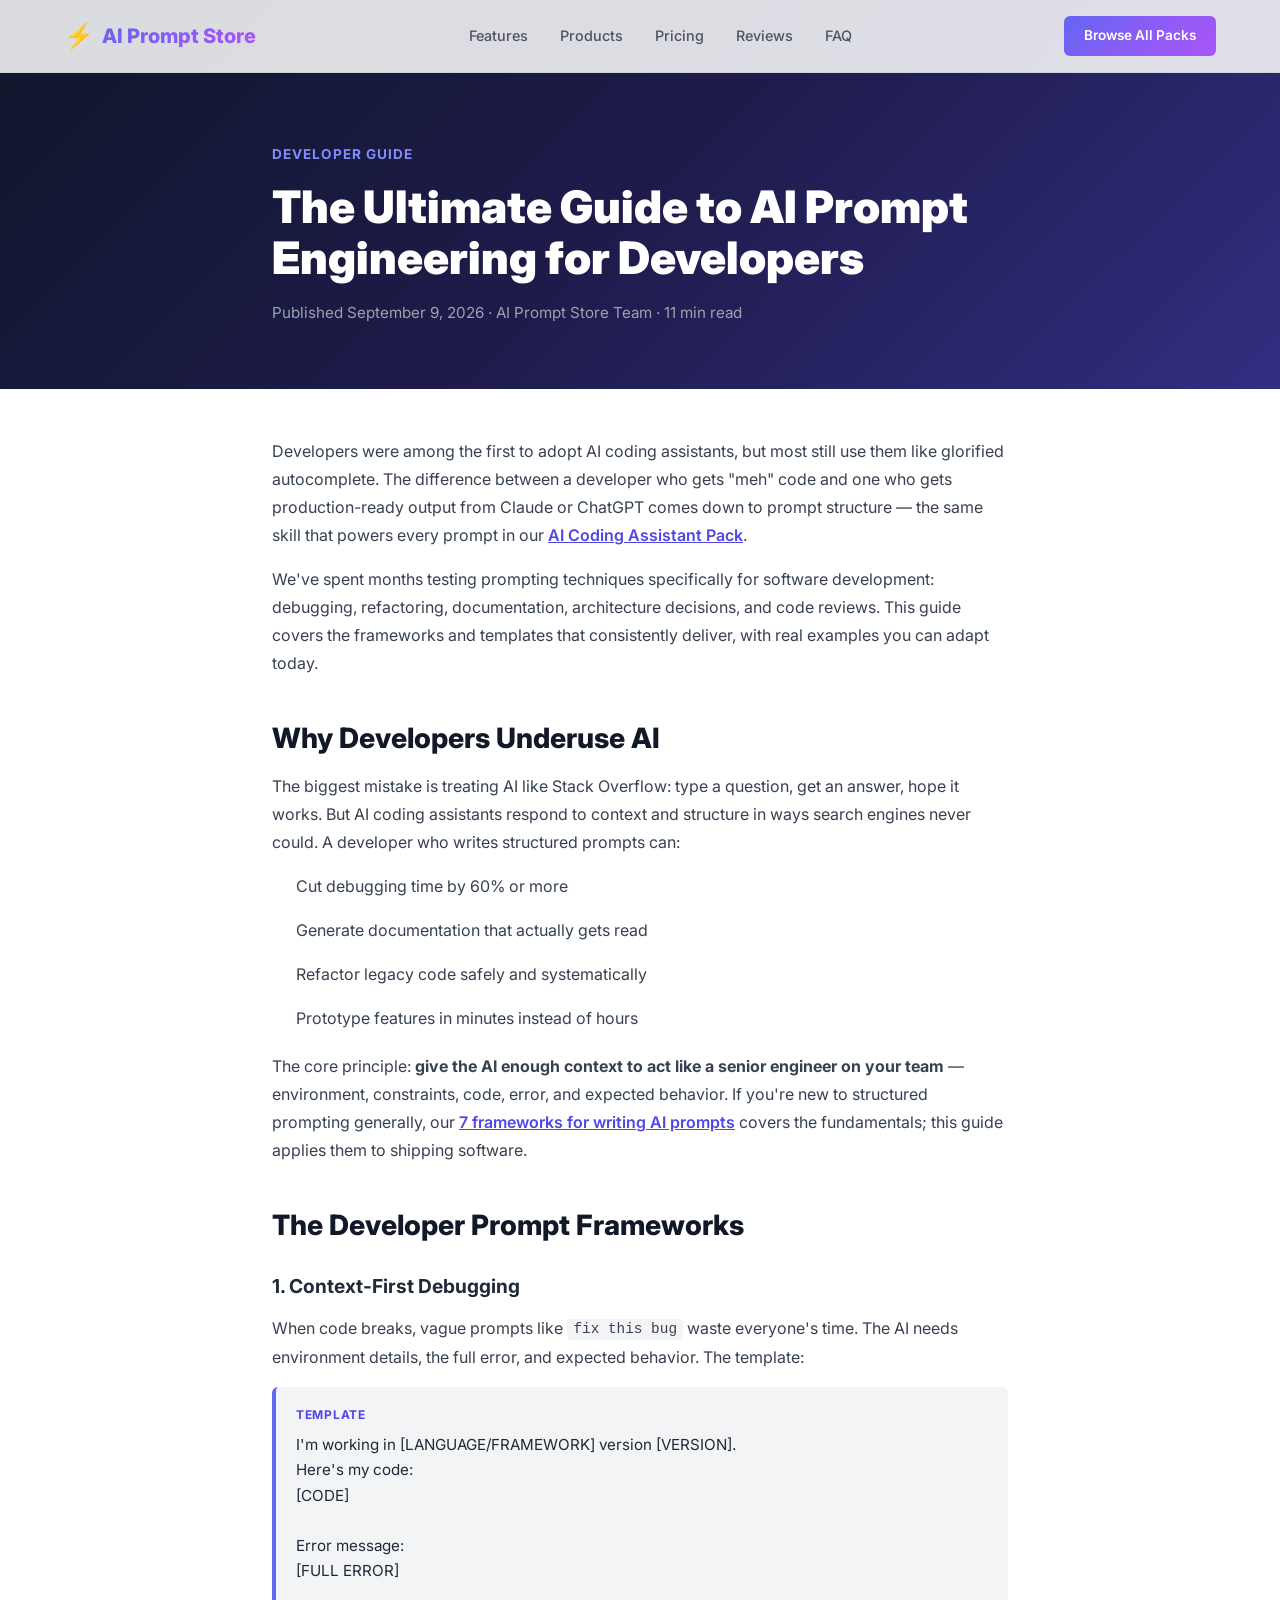
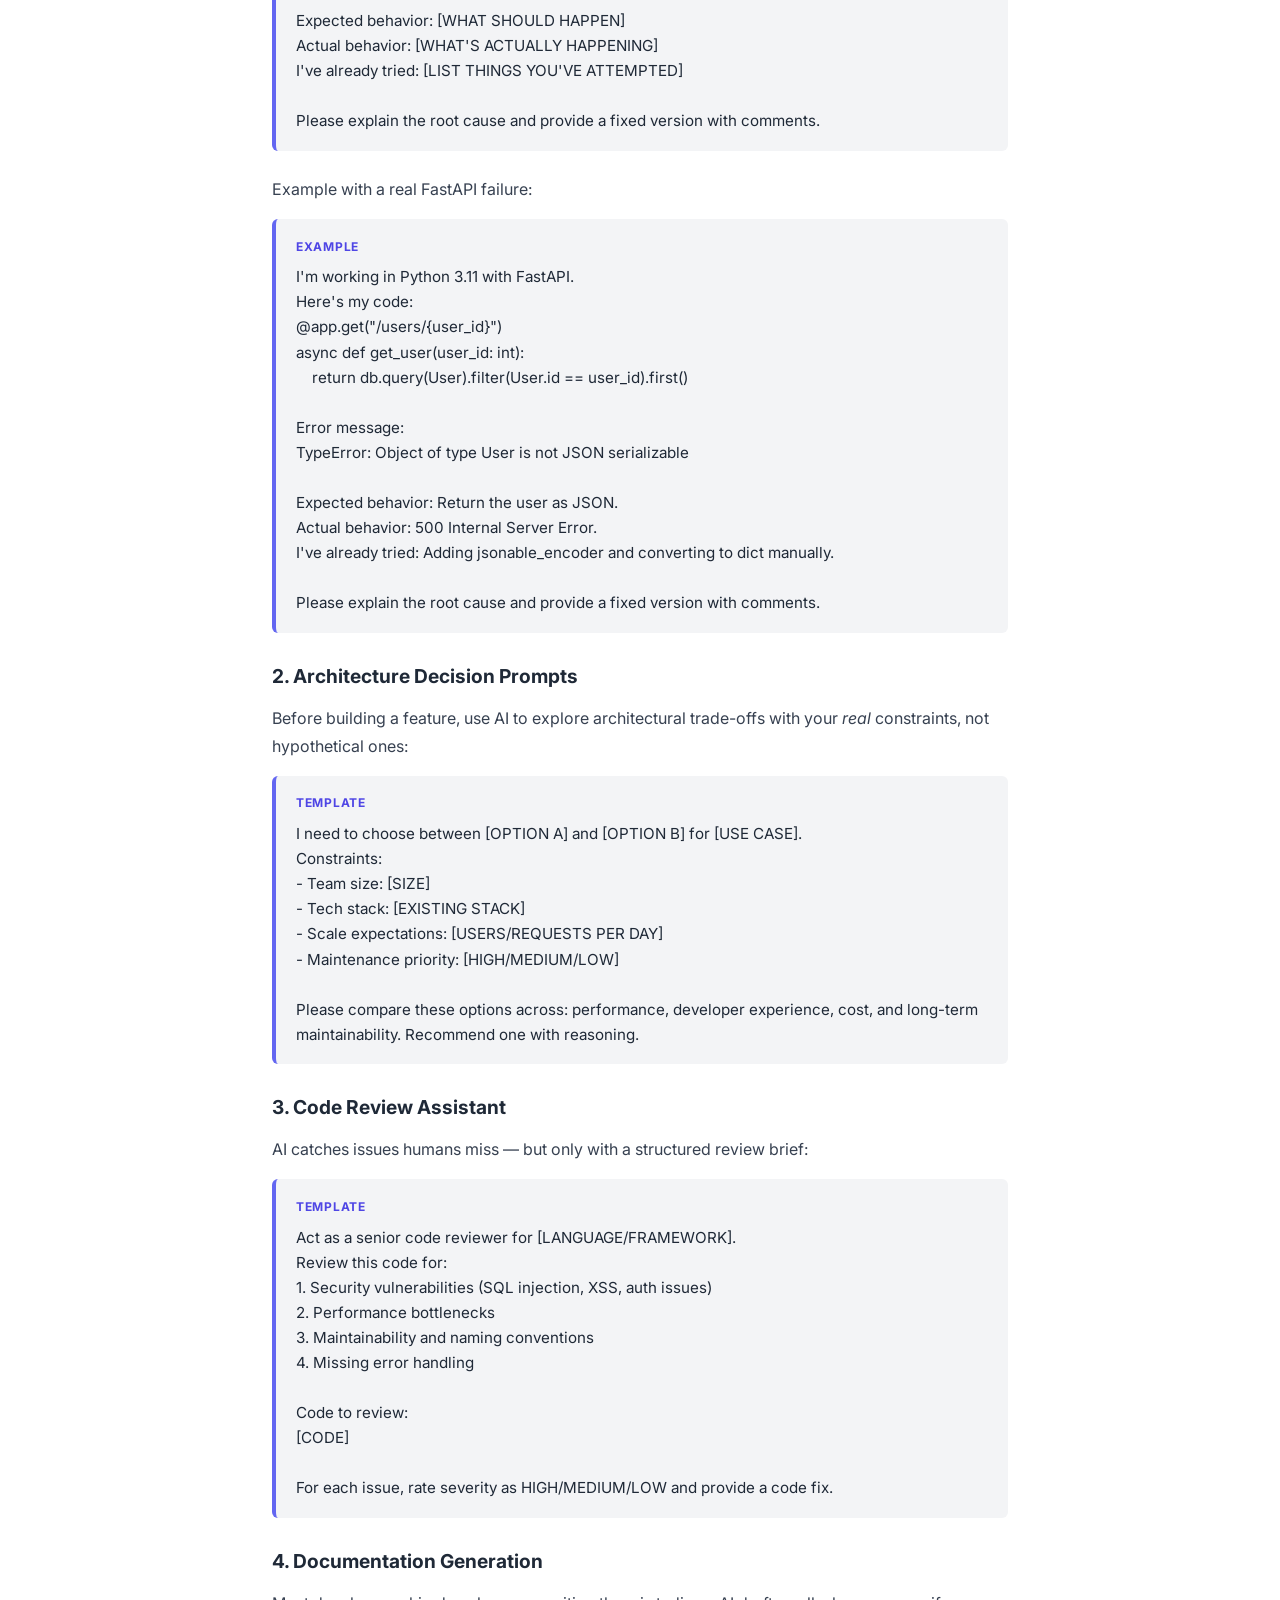
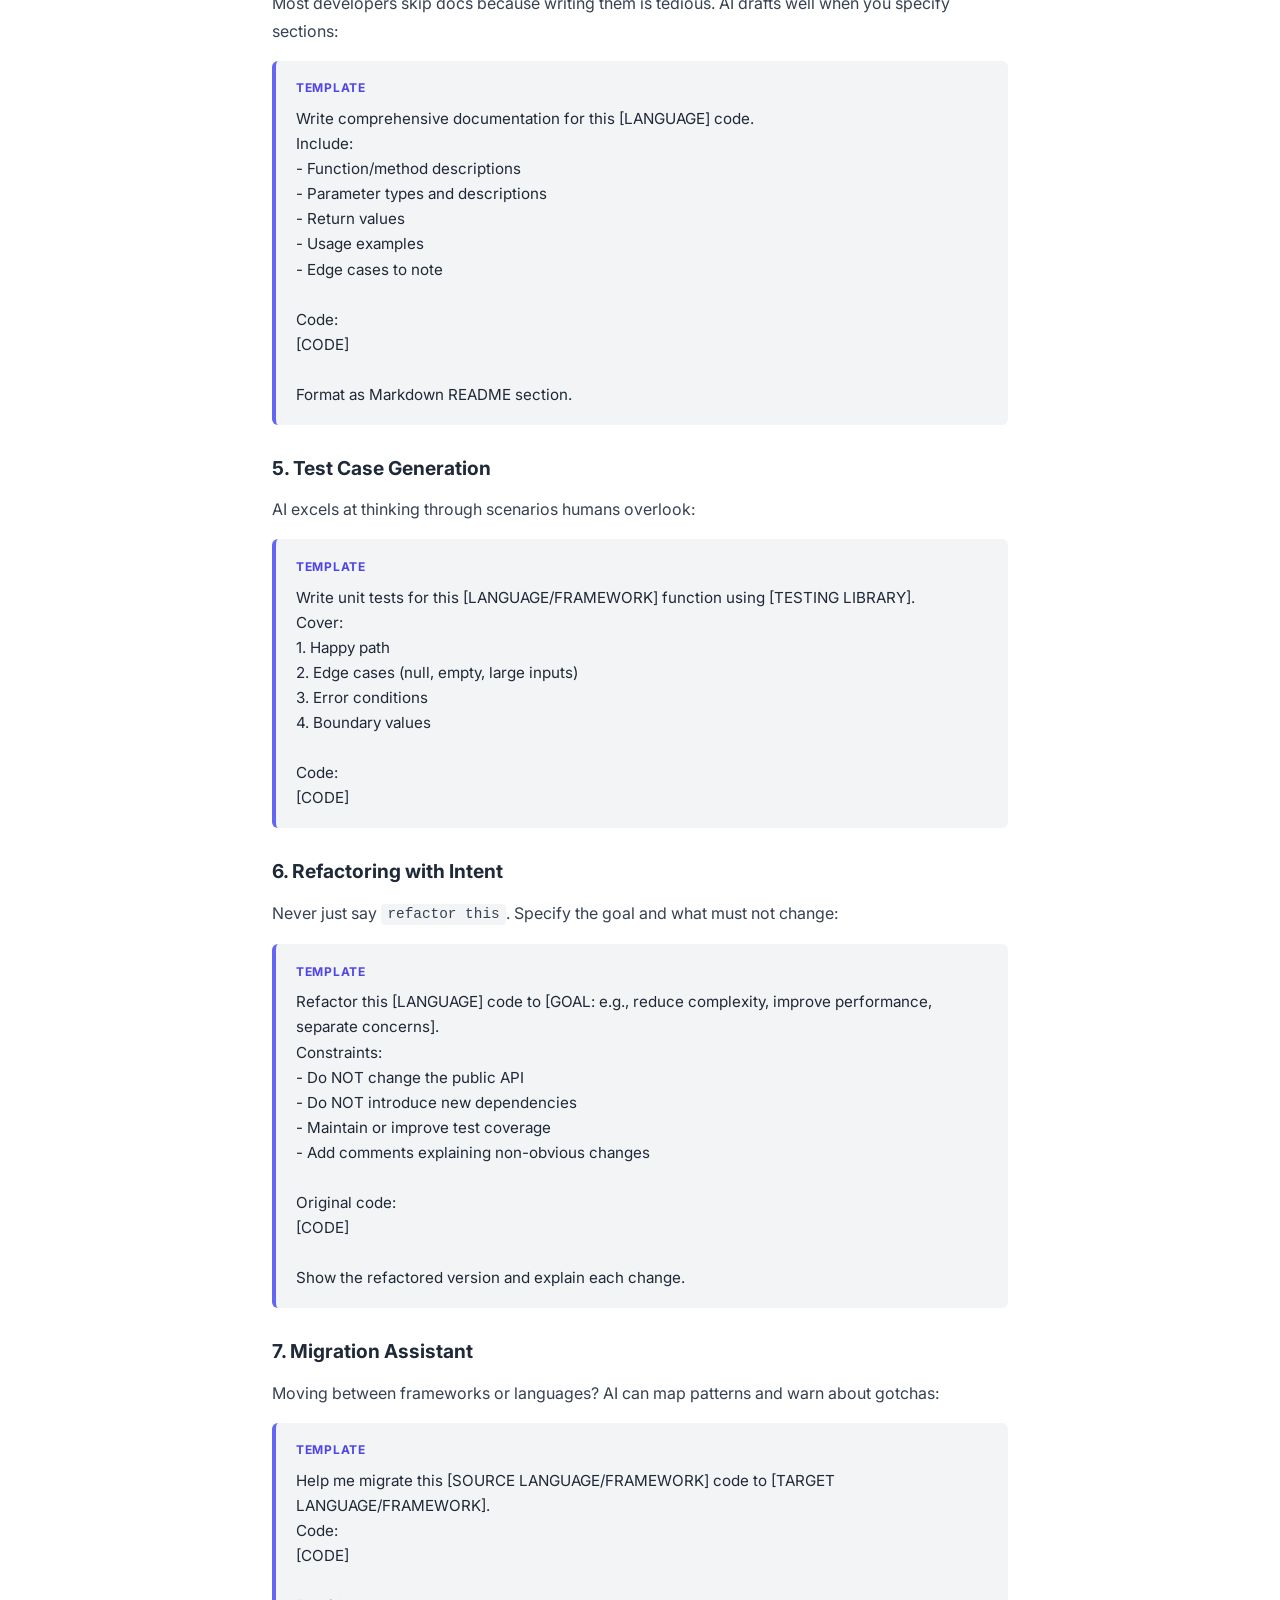
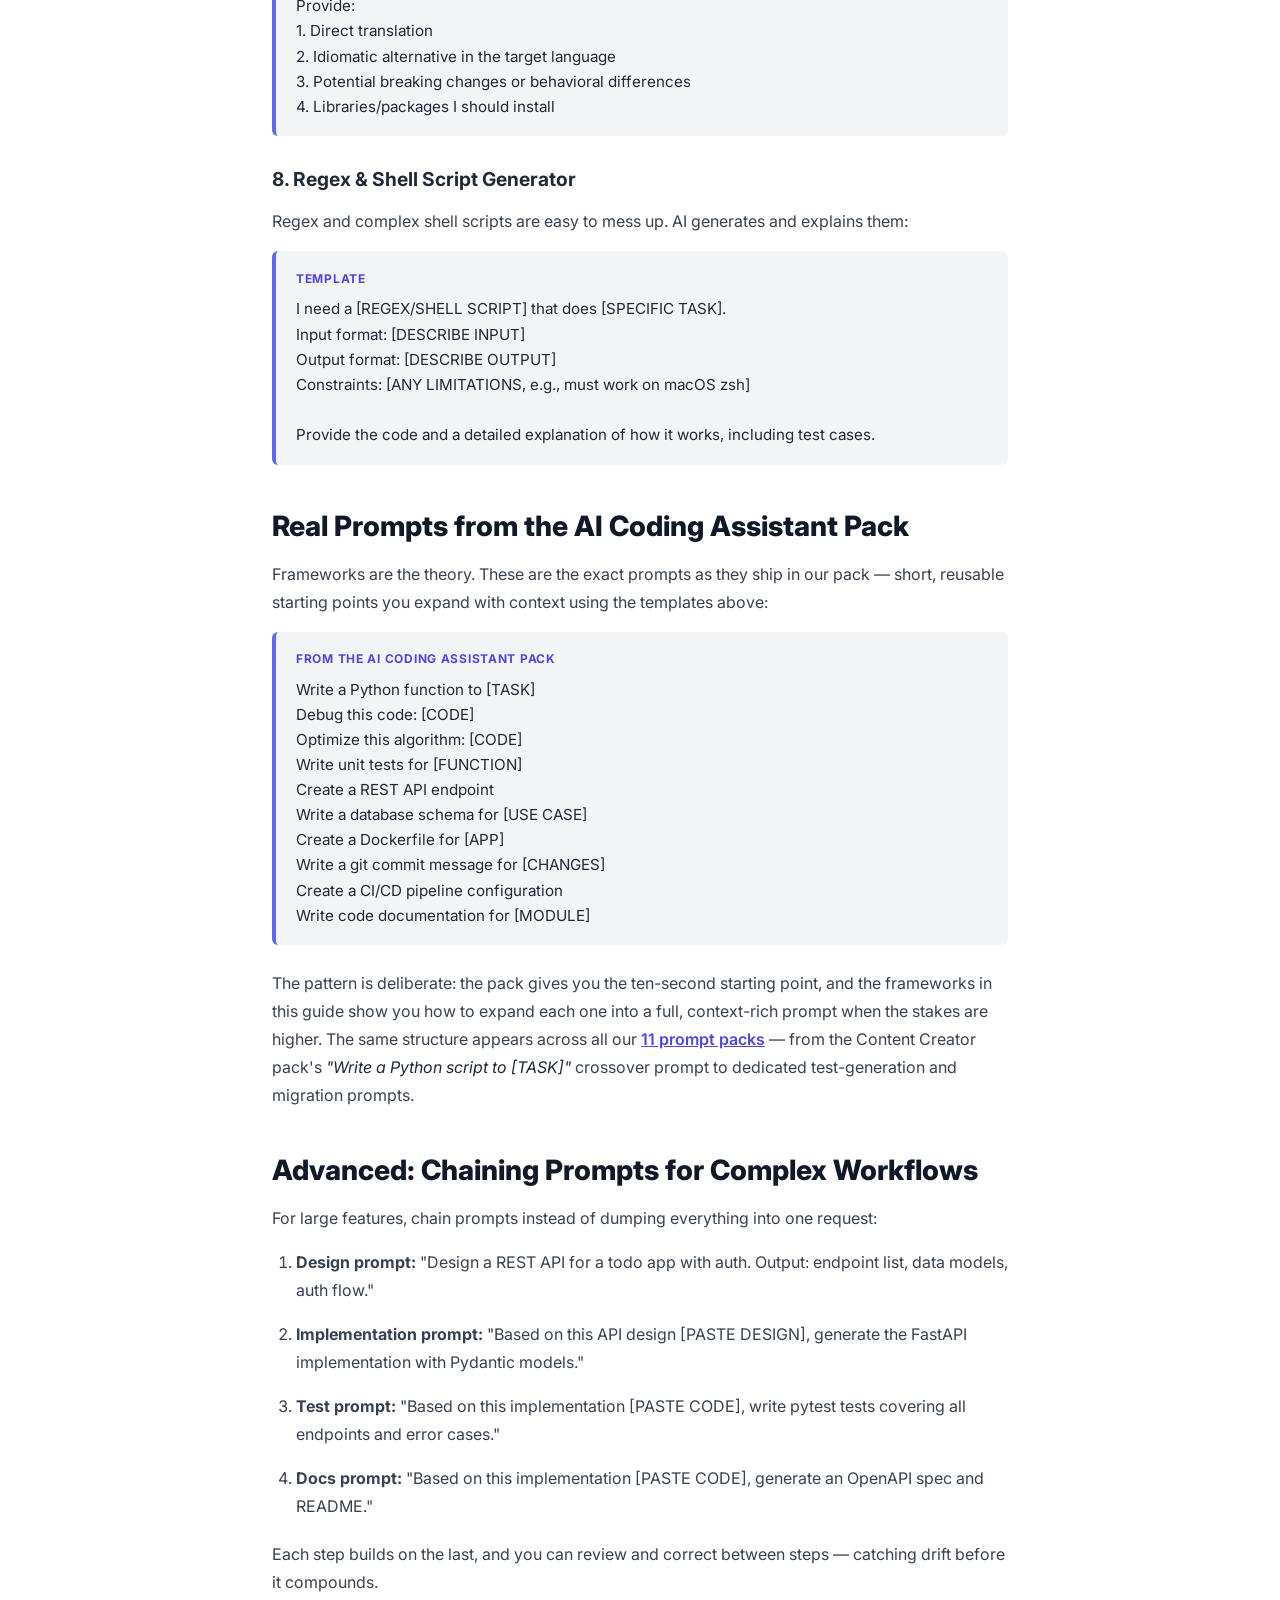
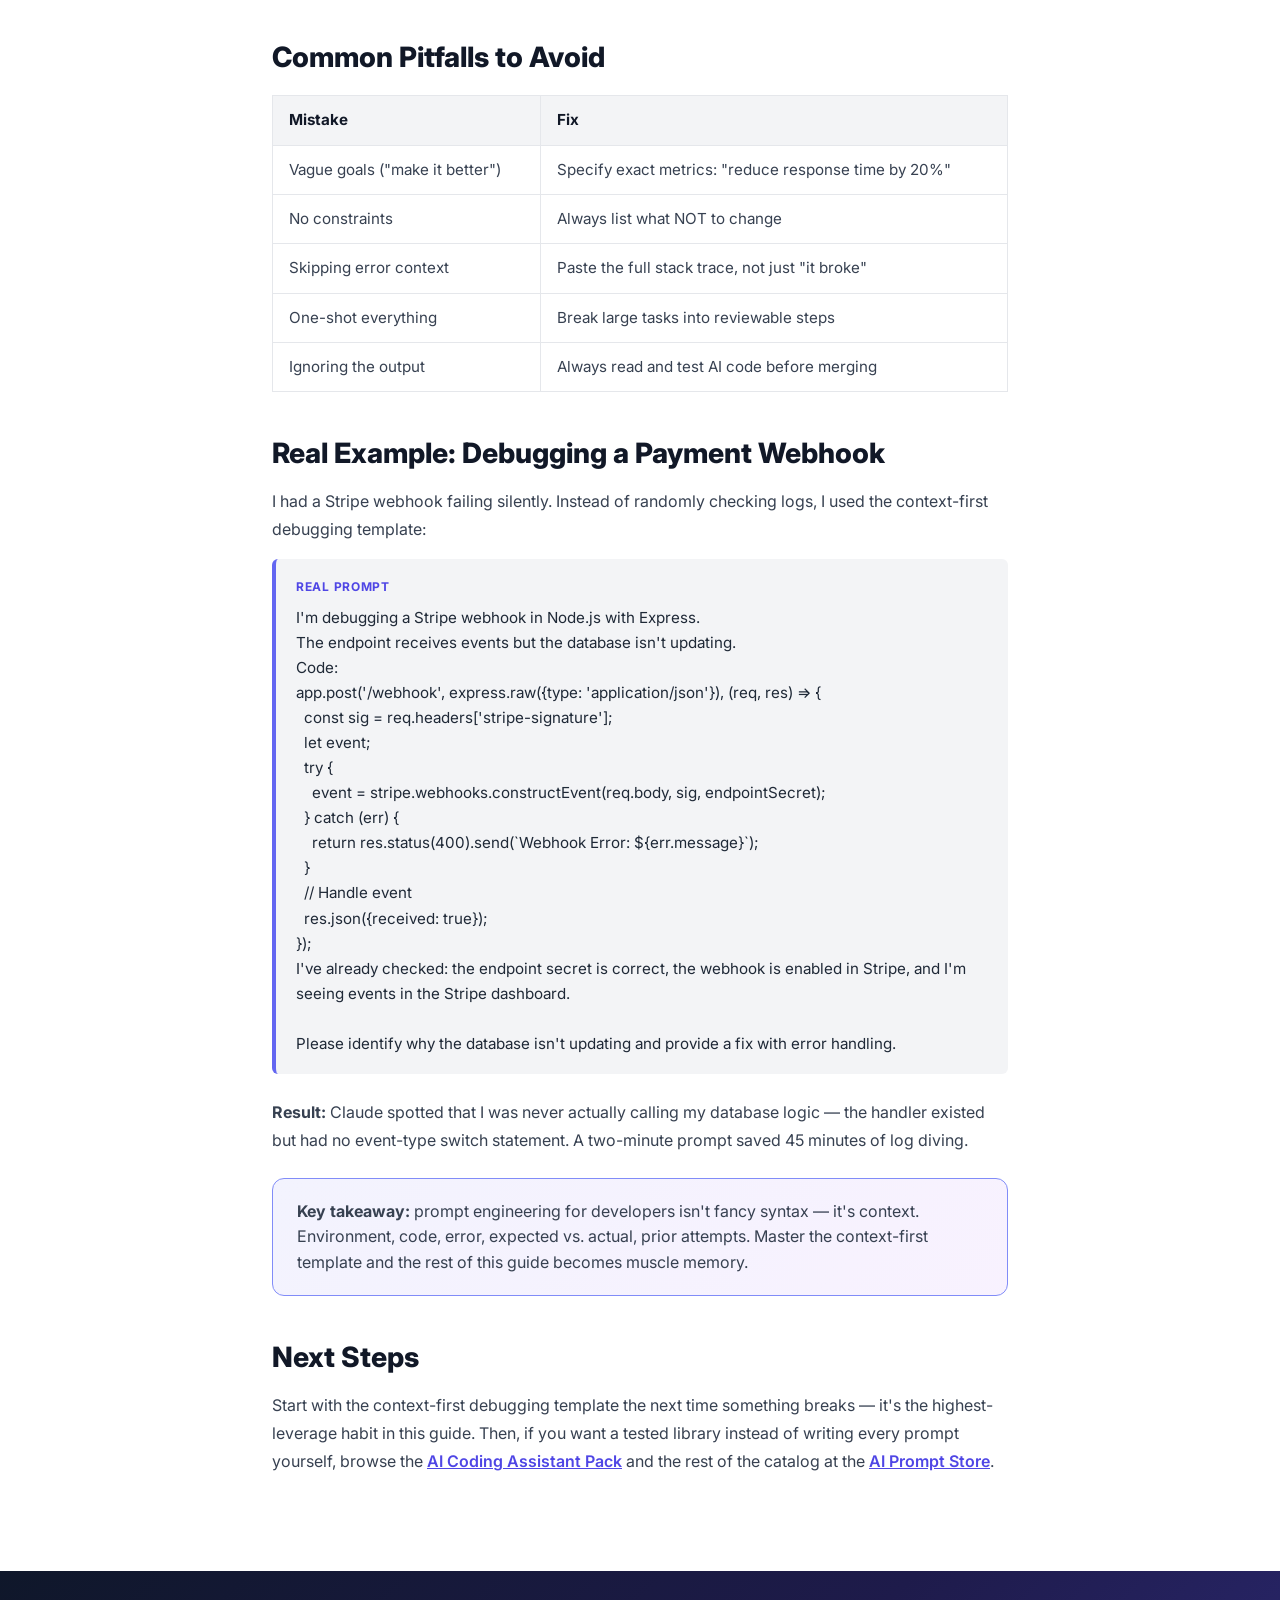
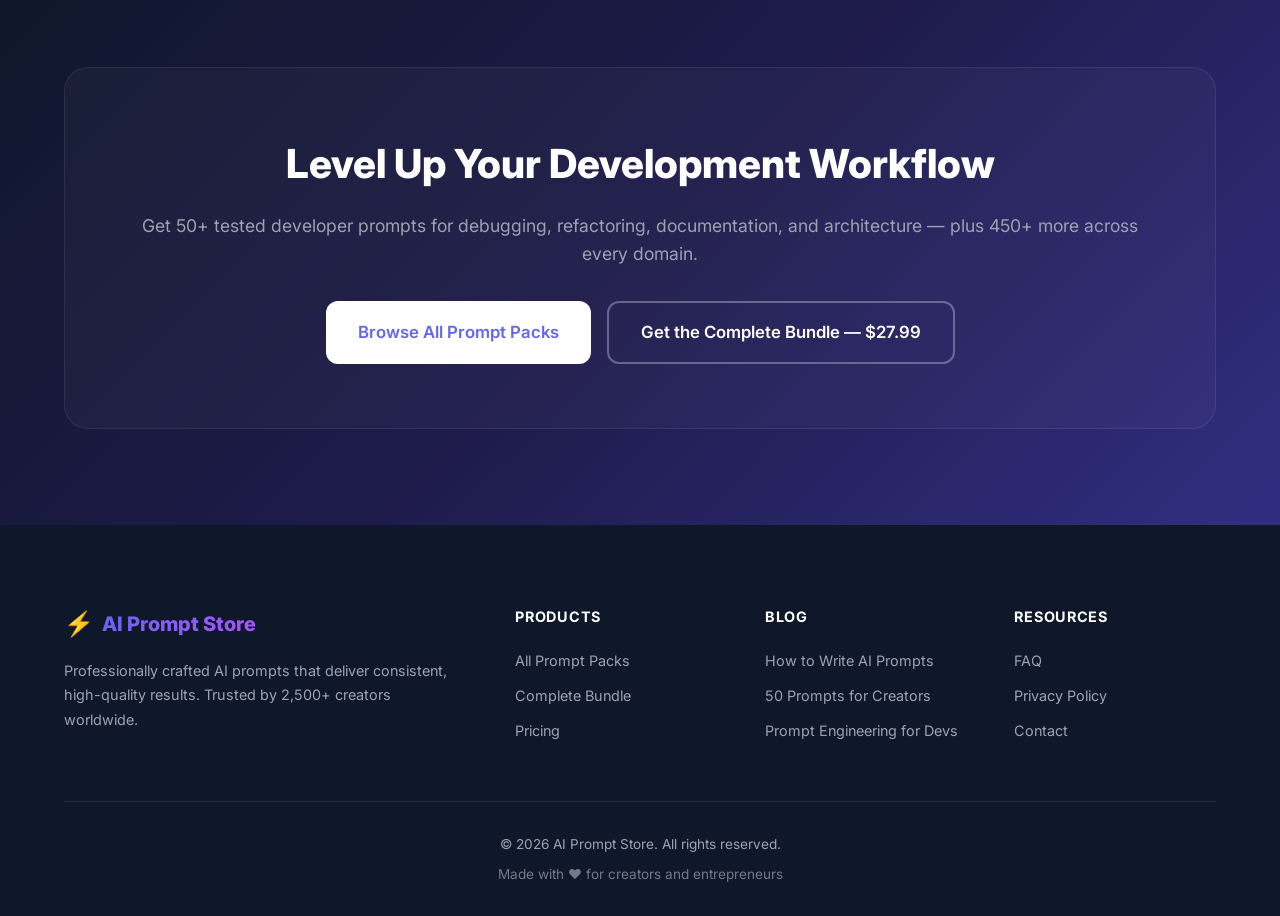
<file: blog/ai-prompt-engineering-for-developers.html>
<!DOCTYPE html>
<html lang="en">
<head>
    <meta charset="UTF-8">
    <meta name="viewport" content="width=device-width, initial-scale=1.0">
    <title>AI Prompt Engineering for Developers: The Guide</title>
    <meta name="description" content="AI prompt engineering for developers: structured prompting techniques to debug code, generate docs, and build software faster with ChatGPT and Claude.">
    <link rel="canonical" href="https://abhishekanandsupreme-rgb.github.io/ai-prompt-store/ai-prompt-engineering-for-developers.html">
    <meta property="og:title" content="AI Prompt Engineering for Developers: The Complete Guide">
    <meta property="og:description" content="Structured prompting techniques to debug code, generate documentation, and build software faster with ChatGPT and Claude.">
    <meta property="og:type" content="article">
    <meta property="og:url" content="https://abhishekanandsupreme-rgb.github.io/ai-prompt-store/ai-prompt-engineering-for-developers.html">
    <meta name="twitter:card" content="summary_large_image">
    <meta name="author" content="AI Prompt Store">
    <meta property="article:published_time" content="2026-09-09">
    <link rel="preconnect" href="https://fonts.googleapis.com">
    <link rel="preconnect" href="https://fonts.gstatic.com" crossorigin>
    <link href="https://fonts.googleapis.com/css2?family=Inter:wght@300;400;500;600;700;800;900&display=swap" rel="stylesheet">
    <link rel="stylesheet" href="https://abhishekanandsupreme-rgb.github.io/ai-prompt-store/css/styles.css">
    <style>
        .post-hero {
            background: var(--gradient-hero);
            padding: 9rem 0 4rem;
            color: white;
        }
        .post-hero-inner {
            max-width: 800px;
            margin: 0 auto;
            padding: 0 2rem;
        }
        .post-hero .post-kicker {
            color: var(--primary-light);
            font-weight: 700;
            text-transform: uppercase;
            letter-spacing: 0.08em;
            font-size: 0.85rem;
            display: block;
            margin-bottom: 1rem;
        }
        .post-hero h1 {
            font-size: clamp(2rem, 4vw, 2.8rem);
            font-weight: 900;
            line-height: 1.15;
            margin-bottom: 1rem;
        }
        .post-hero .post-meta {
            color: var(--gray-400);
            font-size: 0.95rem;
        }
        .post-content {
            max-width: 800px;
            margin: 0 auto;
            padding: 3rem 2rem 5rem;
        }
        .post-content h2 {
            font-size: 1.75rem;
            font-weight: 800;
            color: var(--gray-900);
            margin: 2.75rem 0 1rem;
            line-height: 1.25;
        }
        .post-content h3 {
            font-size: 1.2rem;
            font-weight: 700;
            color: var(--gray-800);
            margin: 1.75rem 0 0.75rem;
        }
        .post-content p, .post-content li {
            line-height: 1.75;
            margin-bottom: 1rem;
            color: var(--gray-700);
        }
        .post-content ul, .post-content ol {
            padding-left: 1.5rem;
            margin-bottom: 1.25rem;
        }
        .post-content a {
            color: var(--primary-dark);
            font-weight: 600;
            text-decoration: underline;
        }
        .prompt-box {
            background: var(--gray-100);
            border-left: 4px solid var(--primary);
            border-radius: var(--radius-sm);
            padding: 1.1rem 1.25rem;
            margin: 1rem 0 1.5rem;
            font-size: 0.95rem;
            line-height: 1.65;
            color: var(--gray-800);
            white-space: pre-wrap;
        }
        .prompt-box .prompt-label {
            display: block;
            font-size: 0.75rem;
            font-weight: 700;
            text-transform: uppercase;
            letter-spacing: 0.06em;
            color: var(--primary-dark);
            margin-bottom: 0.5rem;
        }
        .post-content table {
            width: 100%;
            border-collapse: collapse;
            margin: 1.25rem 0 2rem;
            font-size: 0.95rem;
        }
        .post-content th, .post-content td {
            padding: 0.75rem 1rem;
            border: 1px solid var(--gray-200);
            text-align: left;
        }
        .post-content th {
            background: var(--gray-100);
            color: var(--gray-900);
            font-weight: 700;
        }
        .pack-quote {
            font-style: italic;
            color: var(--gray-800);
        }
        .post-content .key-takeaway {
            background: linear-gradient(135deg, rgba(99,102,241,0.08), rgba(168,85,247,0.08));
            border: 1px solid var(--primary-light);
            border-radius: var(--radius);
            padding: 1.25rem 1.5rem;
            margin: 1.5rem 0;
        }
        .post-content code {
            font-family: ui-monospace, 'SF Mono', Menlo, Consolas, monospace;
            background: var(--gray-100);
            padding: 0.15rem 0.4rem;
            border-radius: 4px;
            font-size: 0.9em;
        }
    </style>
</head>
<body>
    <!-- Navigation -->
    <header class="header" id="header">
        <div class="container">
            <nav class="nav">
                <a href="https://abhishekanandsupreme-rgb.github.io/ai-prompt-store/" class="logo">
                    <span class="logo-icon">⚡</span>
                    <span class="logo-text">AI Prompt Store</span>
                </a>
                <ul class="nav-links" id="navLinks">
                    <li><a href="https://abhishekanandsupreme-rgb.github.io/ai-prompt-store/#features">Features</a></li>
                    <li><a href="https://abhishekanandsupreme-rgb.github.io/ai-prompt-store/#products">Products</a></li>
                    <li><a href="https://abhishekanandsupreme-rgb.github.io/ai-prompt-store/#pricing">Pricing</a></li>
                    <li><a href="https://abhishekanandsupreme-rgb.github.io/ai-prompt-store/#testimonials">Reviews</a></li>
                    <li><a href="https://abhishekanandsupreme-rgb.github.io/ai-prompt-store/#faq">FAQ</a></li>
                </ul>
                <a href="https://abhishekanandsupreme-rgb.github.io/ai-prompt-store/products.html" class="cta-nav">Browse All Packs</a>
                <button class="mobile-toggle" id="mobileToggle" aria-label="Toggle menu">
                    <span></span>
                    <span></span>
                    <span></span>
                </button>
            </nav>
        </div>
    </header>

    <!-- Post Hero -->
    <section class="post-hero">
        <div class="post-hero-inner">
            <span class="post-kicker">Developer Guide</span>
            <h1>The Ultimate Guide to AI Prompt Engineering for Developers</h1>
            <p class="post-meta">Published September 9, 2026 &middot; AI Prompt Store Team &middot; 11 min read</p>
        </div>
    </section>

    <!-- Post Content -->
    <article class="post-content">
        <p>Developers were among the first to adopt AI coding assistants, but most still use them like glorified autocomplete. The difference between a developer who gets "meh" code and one who gets production-ready output from Claude or ChatGPT comes down to prompt structure &mdash; the same skill that powers every prompt in our <a href="https://abhishekanandsupreme-rgb.github.io/ai-prompt-store/products.html">AI Coding Assistant Pack</a>.</p>
        <p>We've spent months testing prompting techniques specifically for software development: debugging, refactoring, documentation, architecture decisions, and code reviews. This guide covers the frameworks and templates that consistently deliver, with real examples you can adapt today.</p>

        <h2>Why Developers Underuse AI</h2>
        <p>The biggest mistake is treating AI like Stack Overflow: type a question, get an answer, hope it works. But AI coding assistants respond to context and structure in ways search engines never could. A developer who writes structured prompts can:</p>
        <ul>
            <li>Cut debugging time by 60% or more</li>
            <li>Generate documentation that actually gets read</li>
            <li>Refactor legacy code safely and systematically</li>
            <li>Prototype features in minutes instead of hours</li>
        </ul>
        <p>The core principle: <strong>give the AI enough context to act like a senior engineer on your team</strong> &mdash; environment, constraints, code, error, and expected behavior. If you're new to structured prompting generally, our <a href="https://abhishekanandsupreme-rgb.github.io/ai-prompt-store/how-to-write-ai-prompts.html">7 frameworks for writing AI prompts</a> covers the fundamentals; this guide applies them to shipping software.</p>

        <h2>The Developer Prompt Frameworks</h2>

        <h3>1. Context-First Debugging</h3>
        <p>When code breaks, vague prompts like <code>fix this bug</code> waste everyone's time. The AI needs environment details, the full error, and expected behavior. The template:</p>
        <div class="prompt-box"><span class="prompt-label">Template</span>I'm working in [LANGUAGE/FRAMEWORK] version [VERSION].
Here's my code:
[CODE]

Error message:
[FULL ERROR]

Expected behavior: [WHAT SHOULD HAPPEN]
Actual behavior: [WHAT'S ACTUALLY HAPPENING]
I've already tried: [LIST THINGS YOU'VE ATTEMPTED]

Please explain the root cause and provide a fixed version with comments.</div>
        <p>Example with a real FastAPI failure:</p>
        <div class="prompt-box"><span class="prompt-label">Example</span>I'm working in Python 3.11 with FastAPI.
Here's my code:
@app.get("/users/{user_id}")
async def get_user(user_id: int):
    return db.query(User).filter(User.id == user_id).first()

Error message:
TypeError: Object of type User is not JSON serializable

Expected behavior: Return the user as JSON.
Actual behavior: 500 Internal Server Error.
I've already tried: Adding jsonable_encoder and converting to dict manually.

Please explain the root cause and provide a fixed version with comments.</div>

        <h3>2. Architecture Decision Prompts</h3>
        <p>Before building a feature, use AI to explore architectural trade-offs with your <em>real</em> constraints, not hypothetical ones:</p>
        <div class="prompt-box"><span class="prompt-label">Template</span>I need to choose between [OPTION A] and [OPTION B] for [USE CASE].
Constraints:
- Team size: [SIZE]
- Tech stack: [EXISTING STACK]
- Scale expectations: [USERS/REQUESTS PER DAY]
- Maintenance priority: [HIGH/MEDIUM/LOW]

Please compare these options across: performance, developer experience, cost, and long-term maintainability. Recommend one with reasoning.</div>

        <h3>3. Code Review Assistant</h3>
        <p>AI catches issues humans miss &mdash; but only with a structured review brief:</p>
        <div class="prompt-box"><span class="prompt-label">Template</span>Act as a senior code reviewer for [LANGUAGE/FRAMEWORK].
Review this code for:
1. Security vulnerabilities (SQL injection, XSS, auth issues)
2. Performance bottlenecks
3. Maintainability and naming conventions
4. Missing error handling

Code to review:
[CODE]

For each issue, rate severity as HIGH/MEDIUM/LOW and provide a code fix.</div>

        <h3>4. Documentation Generation</h3>
        <p>Most developers skip docs because writing them is tedious. AI drafts well when you specify sections:</p>
        <div class="prompt-box"><span class="prompt-label">Template</span>Write comprehensive documentation for this [LANGUAGE] code.
Include:
- Function/method descriptions
- Parameter types and descriptions
- Return values
- Usage examples
- Edge cases to note

Code:
[CODE]

Format as Markdown README section.</div>

        <h3>5. Test Case Generation</h3>
        <p>AI excels at thinking through scenarios humans overlook:</p>
        <div class="prompt-box"><span class="prompt-label">Template</span>Write unit tests for this [LANGUAGE/FRAMEWORK] function using [TESTING LIBRARY].
Cover:
1. Happy path
2. Edge cases (null, empty, large inputs)
3. Error conditions
4. Boundary values

Code:
[CODE]</div>

        <h3>6. Refactoring with Intent</h3>
        <p>Never just say <code>refactor this</code>. Specify the goal and what must not change:</p>
        <div class="prompt-box"><span class="prompt-label">Template</span>Refactor this [LANGUAGE] code to [GOAL: e.g., reduce complexity, improve performance, separate concerns].
Constraints:
- Do NOT change the public API
- Do NOT introduce new dependencies
- Maintain or improve test coverage
- Add comments explaining non-obvious changes

Original code:
[CODE]

Show the refactored version and explain each change.</div>

        <h3>7. Migration Assistant</h3>
        <p>Moving between frameworks or languages? AI can map patterns and warn about gotchas:</p>
        <div class="prompt-box"><span class="prompt-label">Template</span>Help me migrate this [SOURCE LANGUAGE/FRAMEWORK] code to [TARGET LANGUAGE/FRAMEWORK].
Code:
[CODE]

Provide:
1. Direct translation
2. Idiomatic alternative in the target language
3. Potential breaking changes or behavioral differences
4. Libraries/packages I should install</div>

        <h3>8. Regex &amp; Shell Script Generator</h3>
        <p>Regex and complex shell scripts are easy to mess up. AI generates and explains them:</p>
        <div class="prompt-box"><span class="prompt-label">Template</span>I need a [REGEX/SHELL SCRIPT] that does [SPECIFIC TASK].
Input format: [DESCRIBE INPUT]
Output format: [DESCRIBE OUTPUT]
Constraints: [ANY LIMITATIONS, e.g., must work on macOS zsh]

Provide the code and a detailed explanation of how it works, including test cases.</div>

        <h2>Real Prompts from the AI Coding Assistant Pack</h2>
        <p>Frameworks are the theory. These are the exact prompts as they ship in our pack &mdash; short, reusable starting points you expand with context using the templates above:</p>
        <div class="prompt-box"><span class="prompt-label">From the AI Coding Assistant Pack</span>Write a Python function to [TASK]
Debug this code: [CODE]
Optimize this algorithm: [CODE]
Write unit tests for [FUNCTION]
Create a REST API endpoint
Write a database schema for [USE CASE]
Create a Dockerfile for [APP]
Write a git commit message for [CHANGES]
Create a CI/CD pipeline configuration
Write code documentation for [MODULE]</div>
        <p>The pattern is deliberate: the pack gives you the ten-second starting point, and the frameworks in this guide show you how to expand each one into a full, context-rich prompt when the stakes are higher. The same structure appears across all our <a href="https://abhishekanandsupreme-rgb.github.io/ai-prompt-store/products.html">11 prompt packs</a> &mdash; from the Content Creator pack's <span class="pack-quote">"Write a Python script to [TASK]"</span> crossover prompt to dedicated test-generation and migration prompts.</p>

        <h2>Advanced: Chaining Prompts for Complex Workflows</h2>
        <p>For large features, chain prompts instead of dumping everything into one request:</p>
        <ol>
            <li><strong>Design prompt:</strong> "Design a REST API for a todo app with auth. Output: endpoint list, data models, auth flow."</li>
            <li><strong>Implementation prompt:</strong> "Based on this API design [PASTE DESIGN], generate the FastAPI implementation with Pydantic models."</li>
            <li><strong>Test prompt:</strong> "Based on this implementation [PASTE CODE], write pytest tests covering all endpoints and error cases."</li>
            <li><strong>Docs prompt:</strong> "Based on this implementation [PASTE CODE], generate an OpenAPI spec and README."</li>
        </ol>
        <p>Each step builds on the last, and you can review and correct between steps &mdash; catching drift before it compounds.</p>

        <h2>Common Pitfalls to Avoid</h2>
        <table>
            <tr><th>Mistake</th><th>Fix</th></tr>
            <tr><td>Vague goals ("make it better")</td><td>Specify exact metrics: "reduce response time by 20%"</td></tr>
            <tr><td>No constraints</td><td>Always list what NOT to change</td></tr>
            <tr><td>Skipping error context</td><td>Paste the full stack trace, not just "it broke"</td></tr>
            <tr><td>One-shot everything</td><td>Break large tasks into reviewable steps</td></tr>
            <tr><td>Ignoring the output</td><td>Always read and test AI code before merging</td></tr>
        </table>

        <h2>Real Example: Debugging a Payment Webhook</h2>
        <p>I had a Stripe webhook failing silently. Instead of randomly checking logs, I used the context-first debugging template:</p>
        <div class="prompt-box"><span class="prompt-label">Real prompt</span>I'm debugging a Stripe webhook in Node.js with Express.
The endpoint receives events but the database isn't updating.
Code:
app.post('/webhook', express.raw({type: 'application/json'}), (req, res) => {
  const sig = req.headers['stripe-signature'];
  let event;
  try {
    event = stripe.webhooks.constructEvent(req.body, sig, endpointSecret);
  } catch (err) {
    return res.status(400).send(`Webhook Error: ${err.message}`);
  }
  // Handle event
  res.json({received: true});
});
I've already checked: the endpoint secret is correct, the webhook is enabled in Stripe, and I'm seeing events in the Stripe dashboard.

Please identify why the database isn't updating and provide a fix with error handling.</div>
        <p><strong>Result:</strong> Claude spotted that I was never actually calling my database logic &mdash; the handler existed but had no event-type switch statement. A two-minute prompt saved 45 minutes of log diving.</p>
        <div class="key-takeaway"><strong>Key takeaway:</strong> prompt engineering for developers isn't fancy syntax &mdash; it's context. Environment, code, error, expected vs. actual, prior attempts. Master the context-first template and the rest of this guide becomes muscle memory.</div>

        <h2>Next Steps</h2>
        <p>Start with the context-first debugging template the next time something breaks &mdash; it's the highest-leverage habit in this guide. Then, if you want a tested library instead of writing every prompt yourself, browse the <a href="https://abhishekanandsupreme-rgb.github.io/ai-prompt-store/products.html">AI Coding Assistant Pack</a> and the rest of the catalog at the <a href="https://abhishekanandsupreme-rgb.github.io/ai-prompt-store/">AI Prompt Store</a>.</p>
    </article>

    <!-- CTA Section -->
    <section class="cta-section">
        <div class="container">
            <div class="cta-box">
                <h2>Level Up Your Development Workflow</h2>
                <p>Get 50+ tested developer prompts for debugging, refactoring, documentation, and architecture &mdash; plus 450+ more across every domain.</p>
                <div class="cta-buttons">
                    <a href="https://abhishekanandsupreme-rgb.github.io/ai-prompt-store/products.html" class="btn btn-white btn-large">Browse All Prompt Packs</a>
                    <a href="https://abhishekanand31.gumroad.com/l/complete-ai-prompt-bundle" class="btn btn-white-outline btn-large" target="_blank" rel="noopener">Get the Complete Bundle &mdash; $27.99</a>
                </div>
            </div>
        </div>
    </section>

    <!-- Footer -->
    <footer class="footer">
        <div class="container">
            <div class="footer-grid">
                <div class="footer-brand">
                    <a href="https://abhishekanandsupreme-rgb.github.io/ai-prompt-store/" class="logo">
                        <span class="logo-icon">⚡</span>
                        <span class="logo-text">AI Prompt Store</span>
                    </a>
                    <p>Professionally crafted AI prompts that deliver consistent, high-quality results. Trusted by 2,500+ creators worldwide.</p>
                </div>
                <div class="footer-links">
                    <h4>Products</h4>
                    <ul>
                        <li><a href="https://abhishekanandsupreme-rgb.github.io/ai-prompt-store/products.html">All Prompt Packs</a></li>
                        <li><a href="https://abhishekanand31.gumroad.com/l/complete-ai-prompt-bundle" target="_blank" rel="noopener">Complete Bundle</a></li>
                        <li><a href="https://abhishekanandsupreme-rgb.github.io/ai-prompt-store/#pricing">Pricing</a></li>
                    </ul>
                </div>
                <div class="footer-links">
                    <h4>Blog</h4>
                    <ul>
                        <li><a href="https://abhishekanandsupreme-rgb.github.io/ai-prompt-store/how-to-write-ai-prompts.html">How to Write AI Prompts</a></li>
                        <li><a href="https://abhishekanandsupreme-rgb.github.io/ai-prompt-store/50-chatgpt-prompts-for-content-creators.html">50 Prompts for Creators</a></li>
                        <li><a href="https://abhishekanandsupreme-rgb.github.io/ai-prompt-store/ai-prompt-engineering-for-developers.html">Prompt Engineering for Devs</a></li>
                    </ul>
                </div>
                <div class="footer-links">
                    <h4>Resources</h4>
                    <ul>
                        <li><a href="https://abhishekanandsupreme-rgb.github.io/ai-prompt-store/#faq">FAQ</a></li>
                        <li><a href="https://abhishekanandsupreme-rgb.github.io/ai-prompt-store/privacy.html">Privacy Policy</a></li>
                        <li><a href="mailto:abhishekanand31@gmail.com">Contact</a></li>
                    </ul>
                </div>
            </div>
            <div class="footer-bottom">
                <p>&copy; 2026 AI Prompt Store. All rights reserved.</p>
                <p>Made with ❤️ for creators and entrepreneurs</p>
            </div>
        </div>
    </footer>

    <script src="https://abhishekanandsupreme-rgb.github.io/ai-prompt-store/js/main.js"></script>
</body>
</html>
</file>
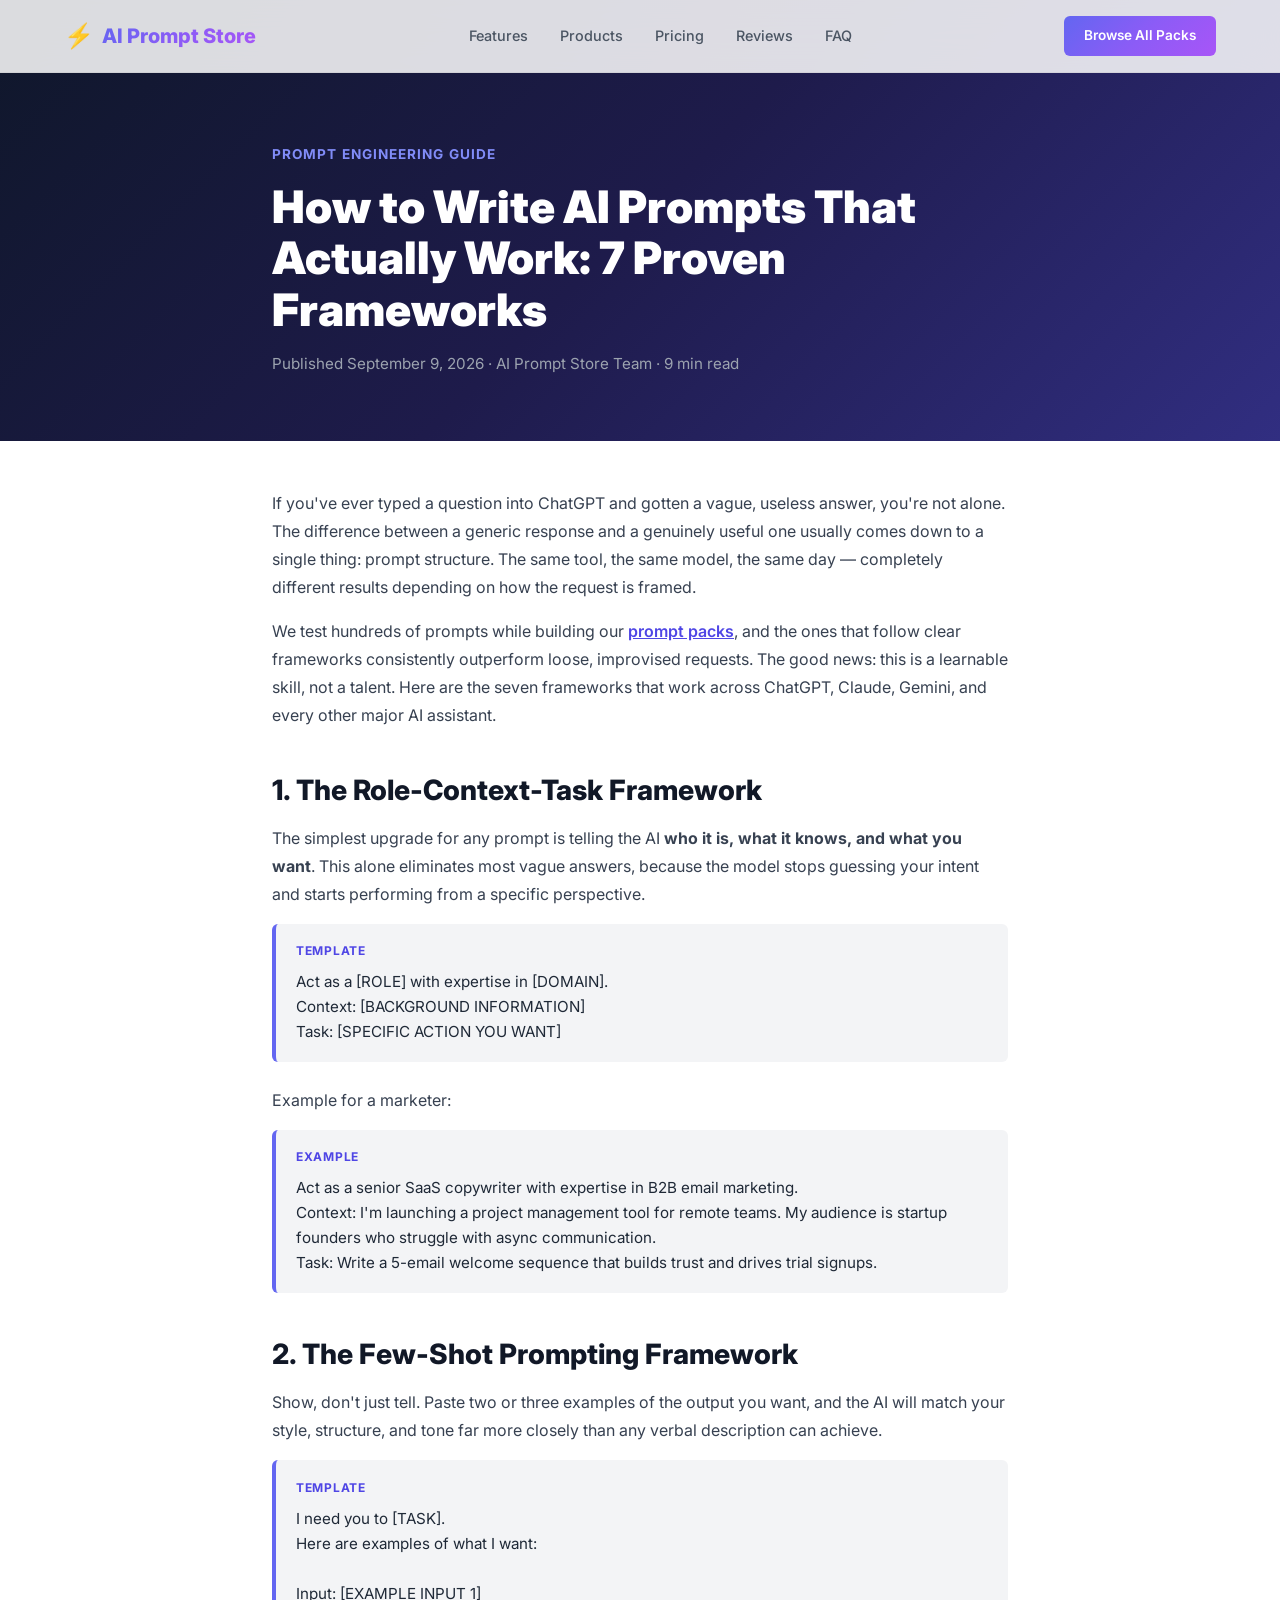
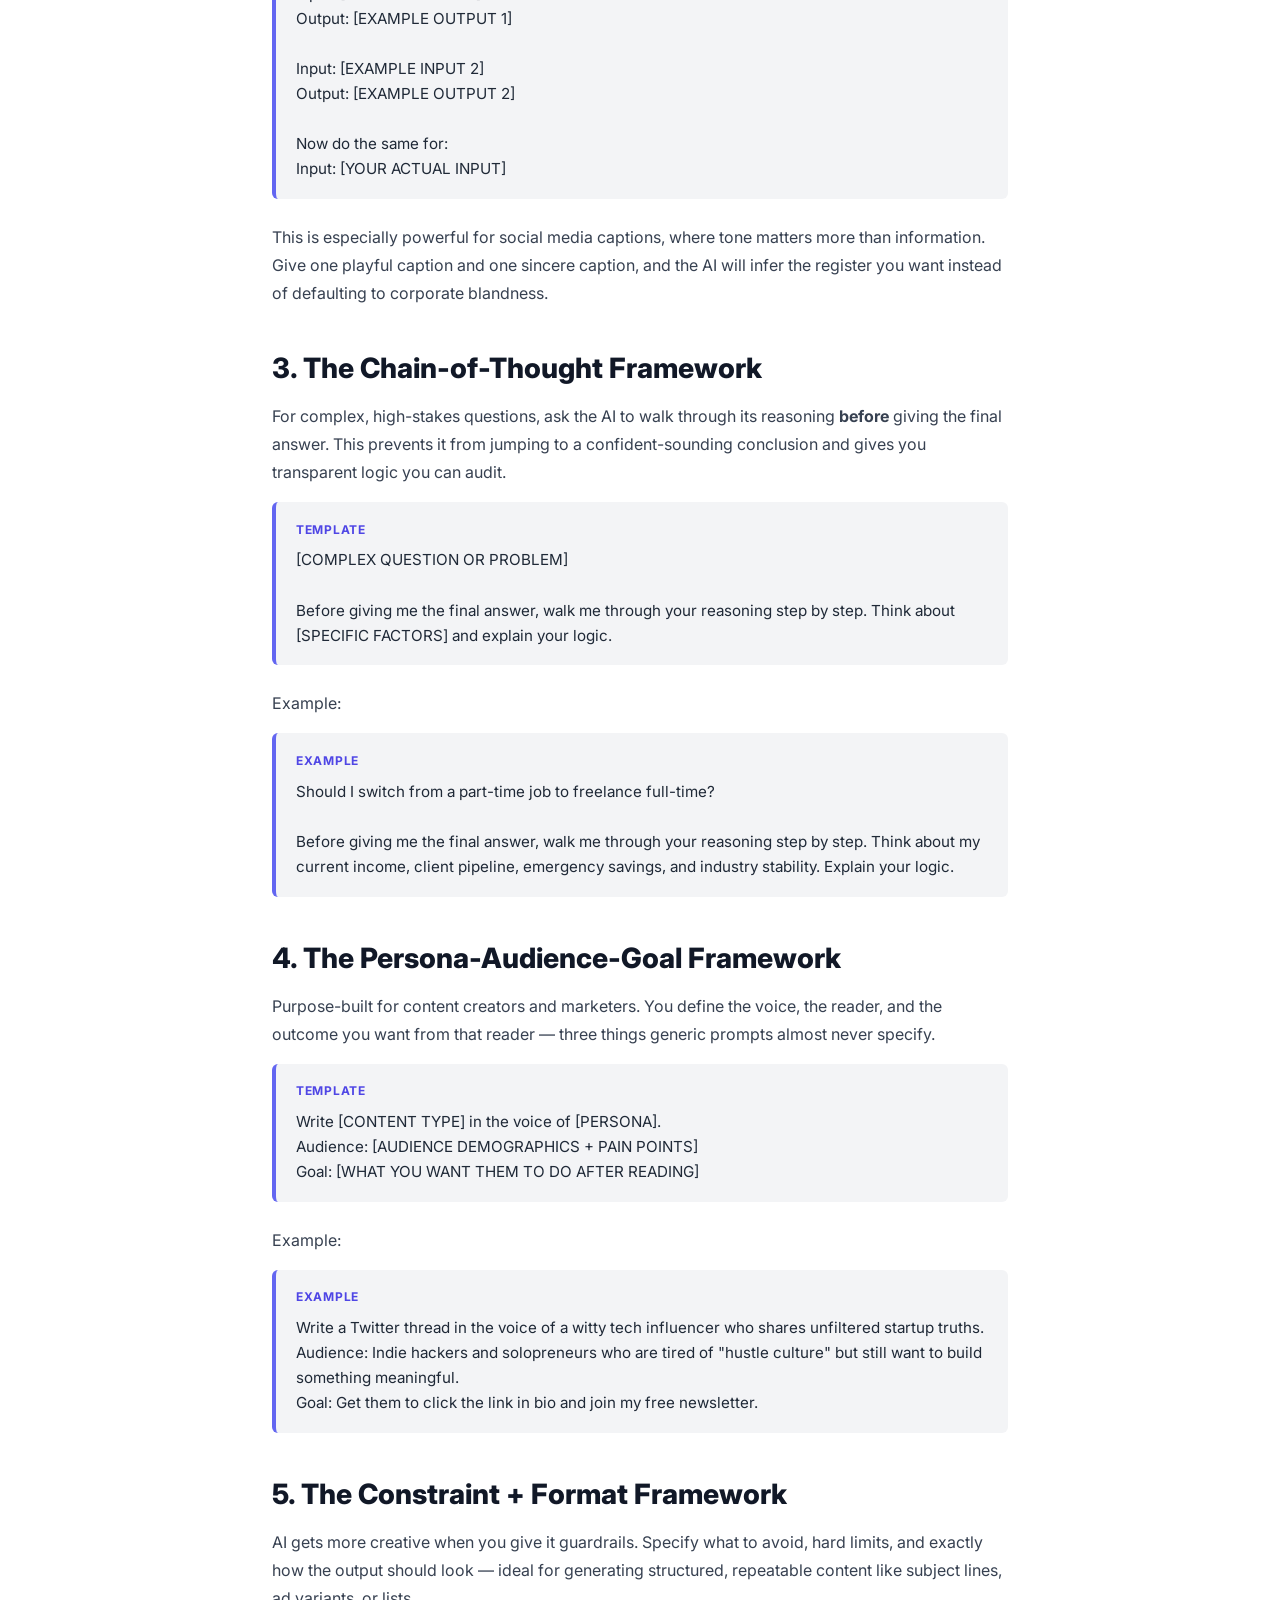
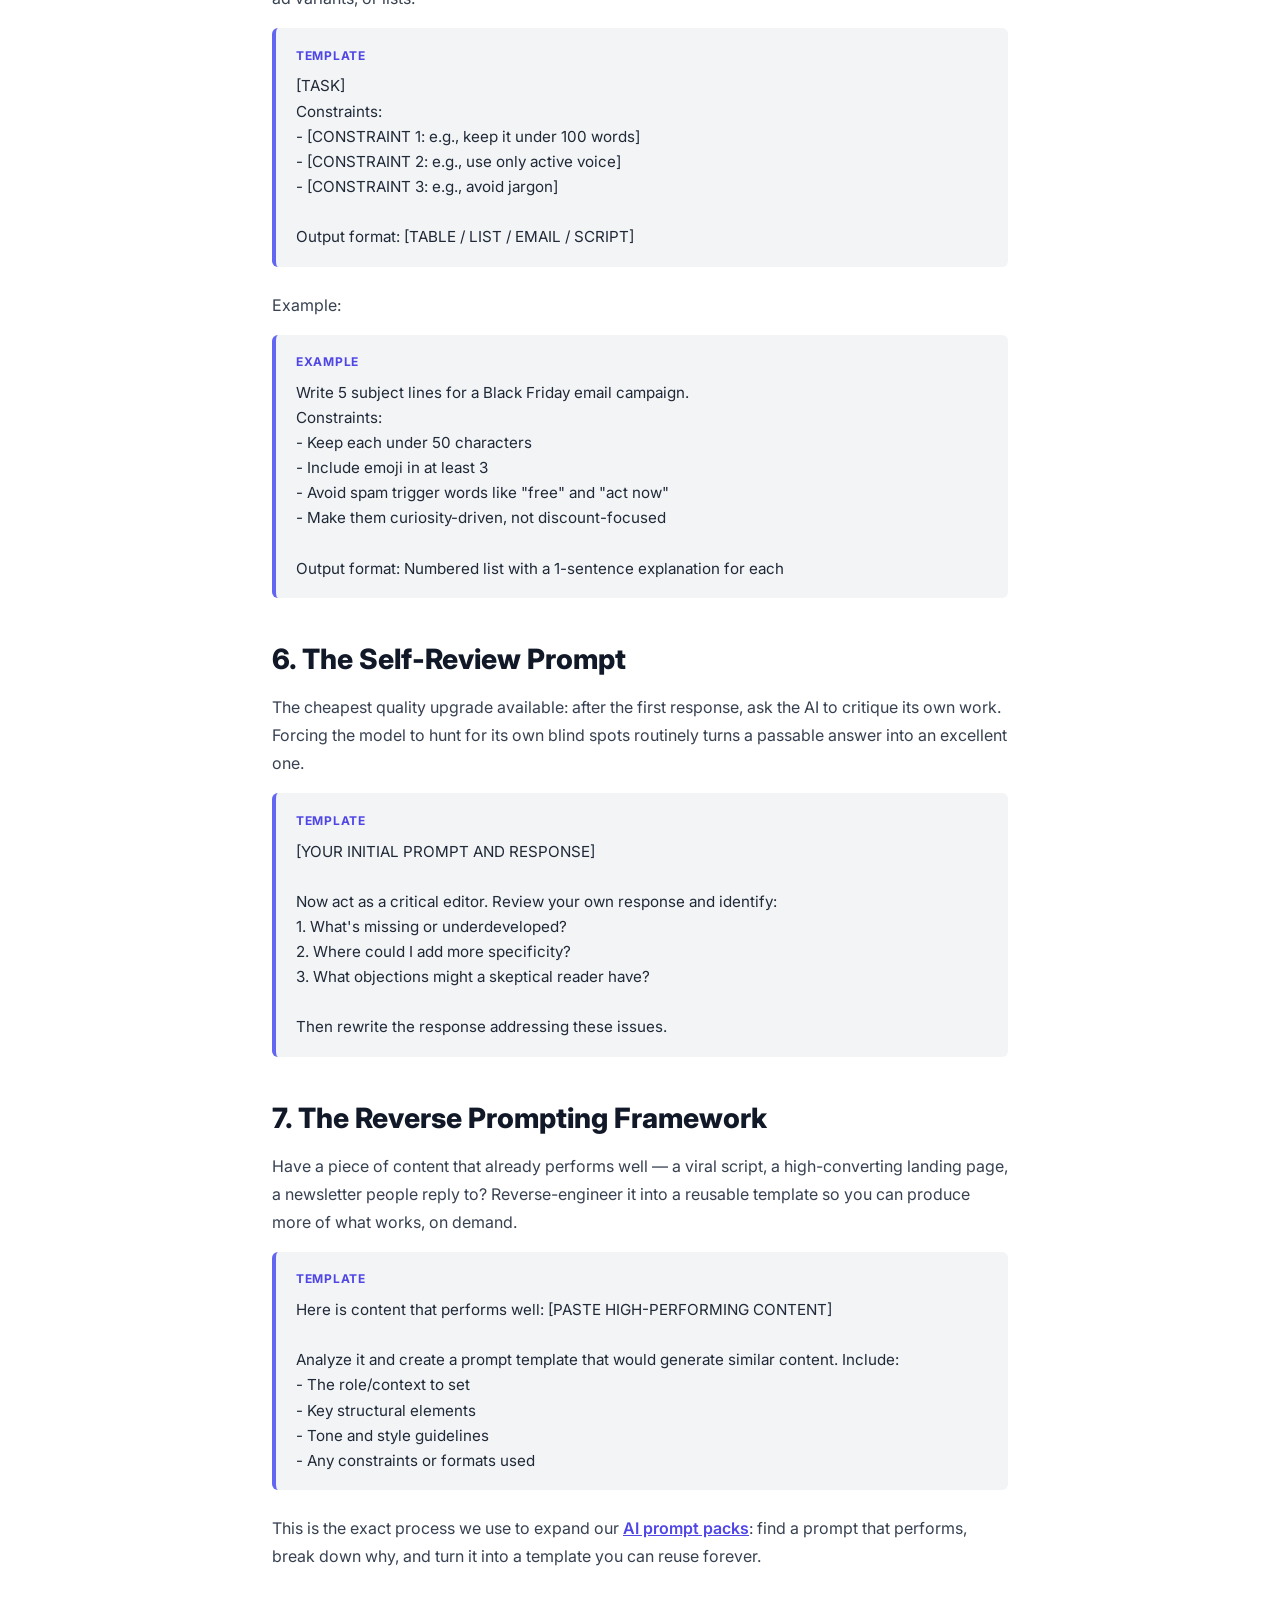
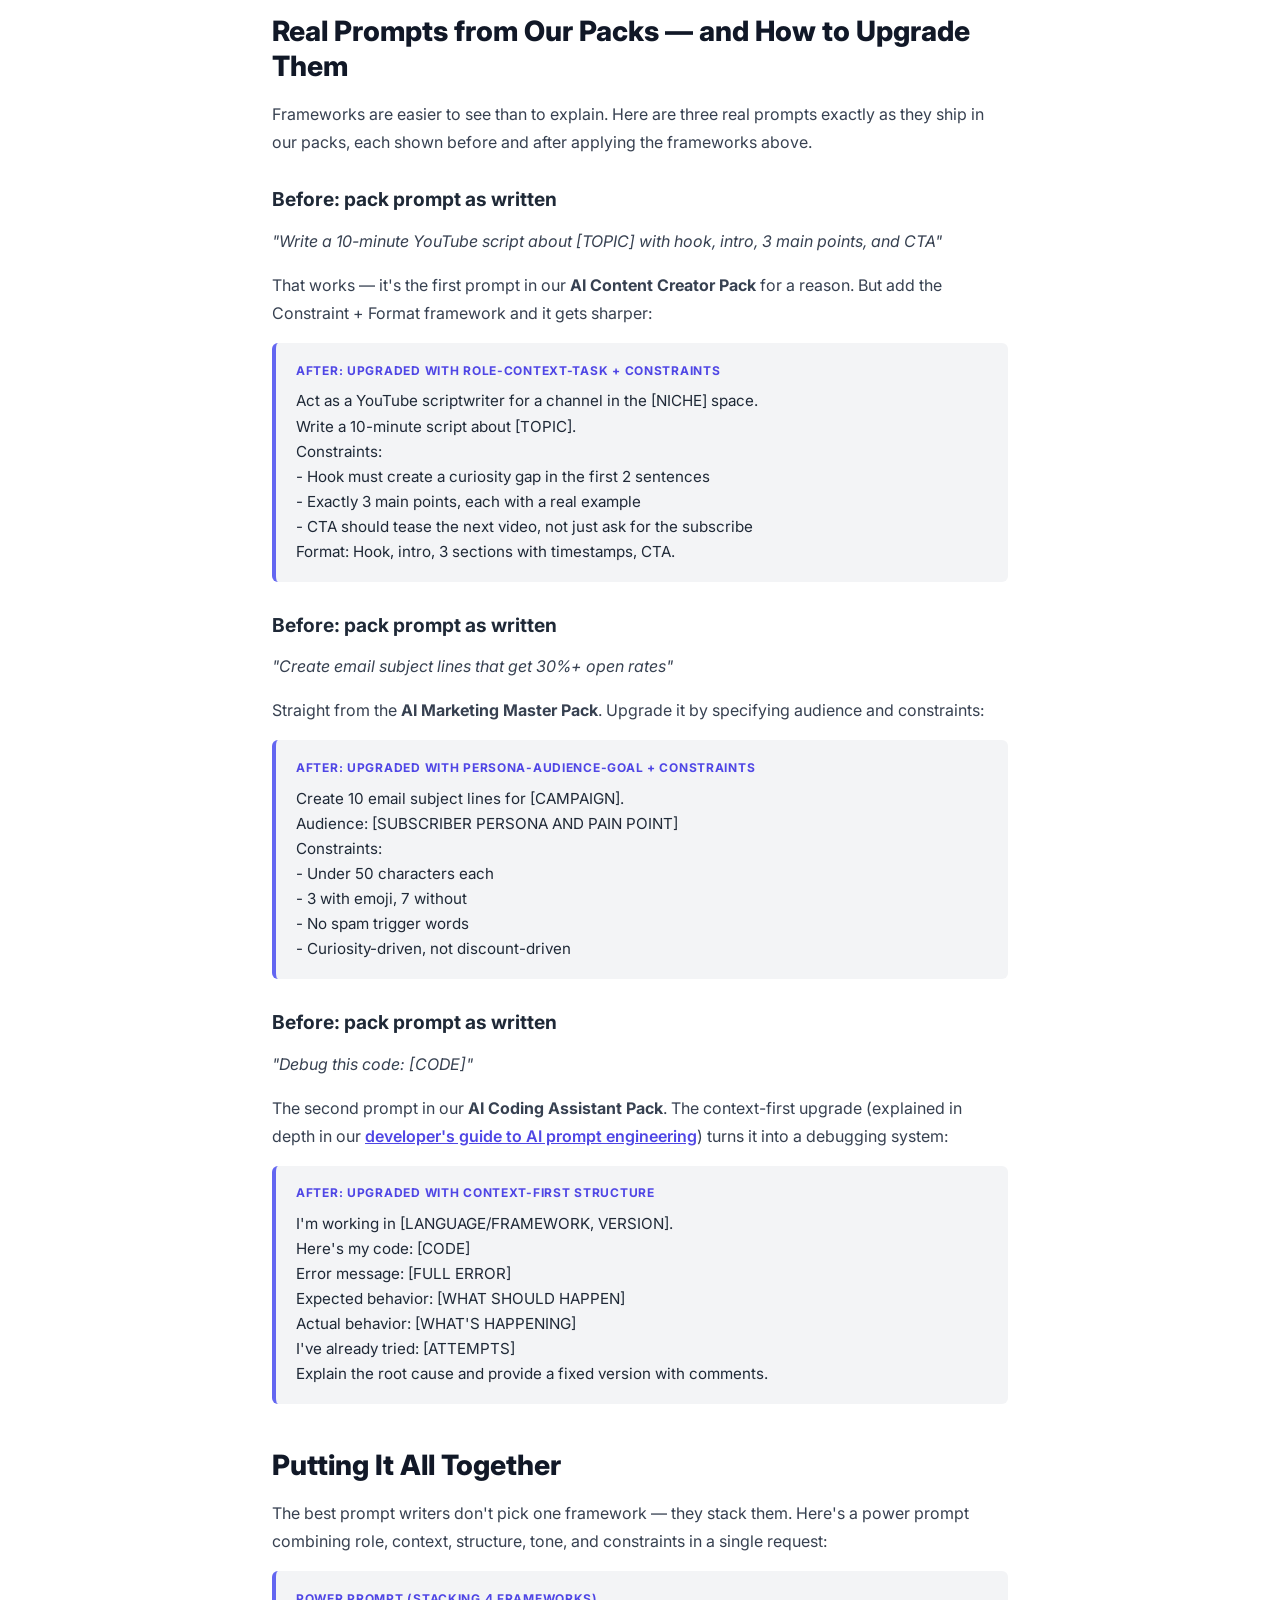
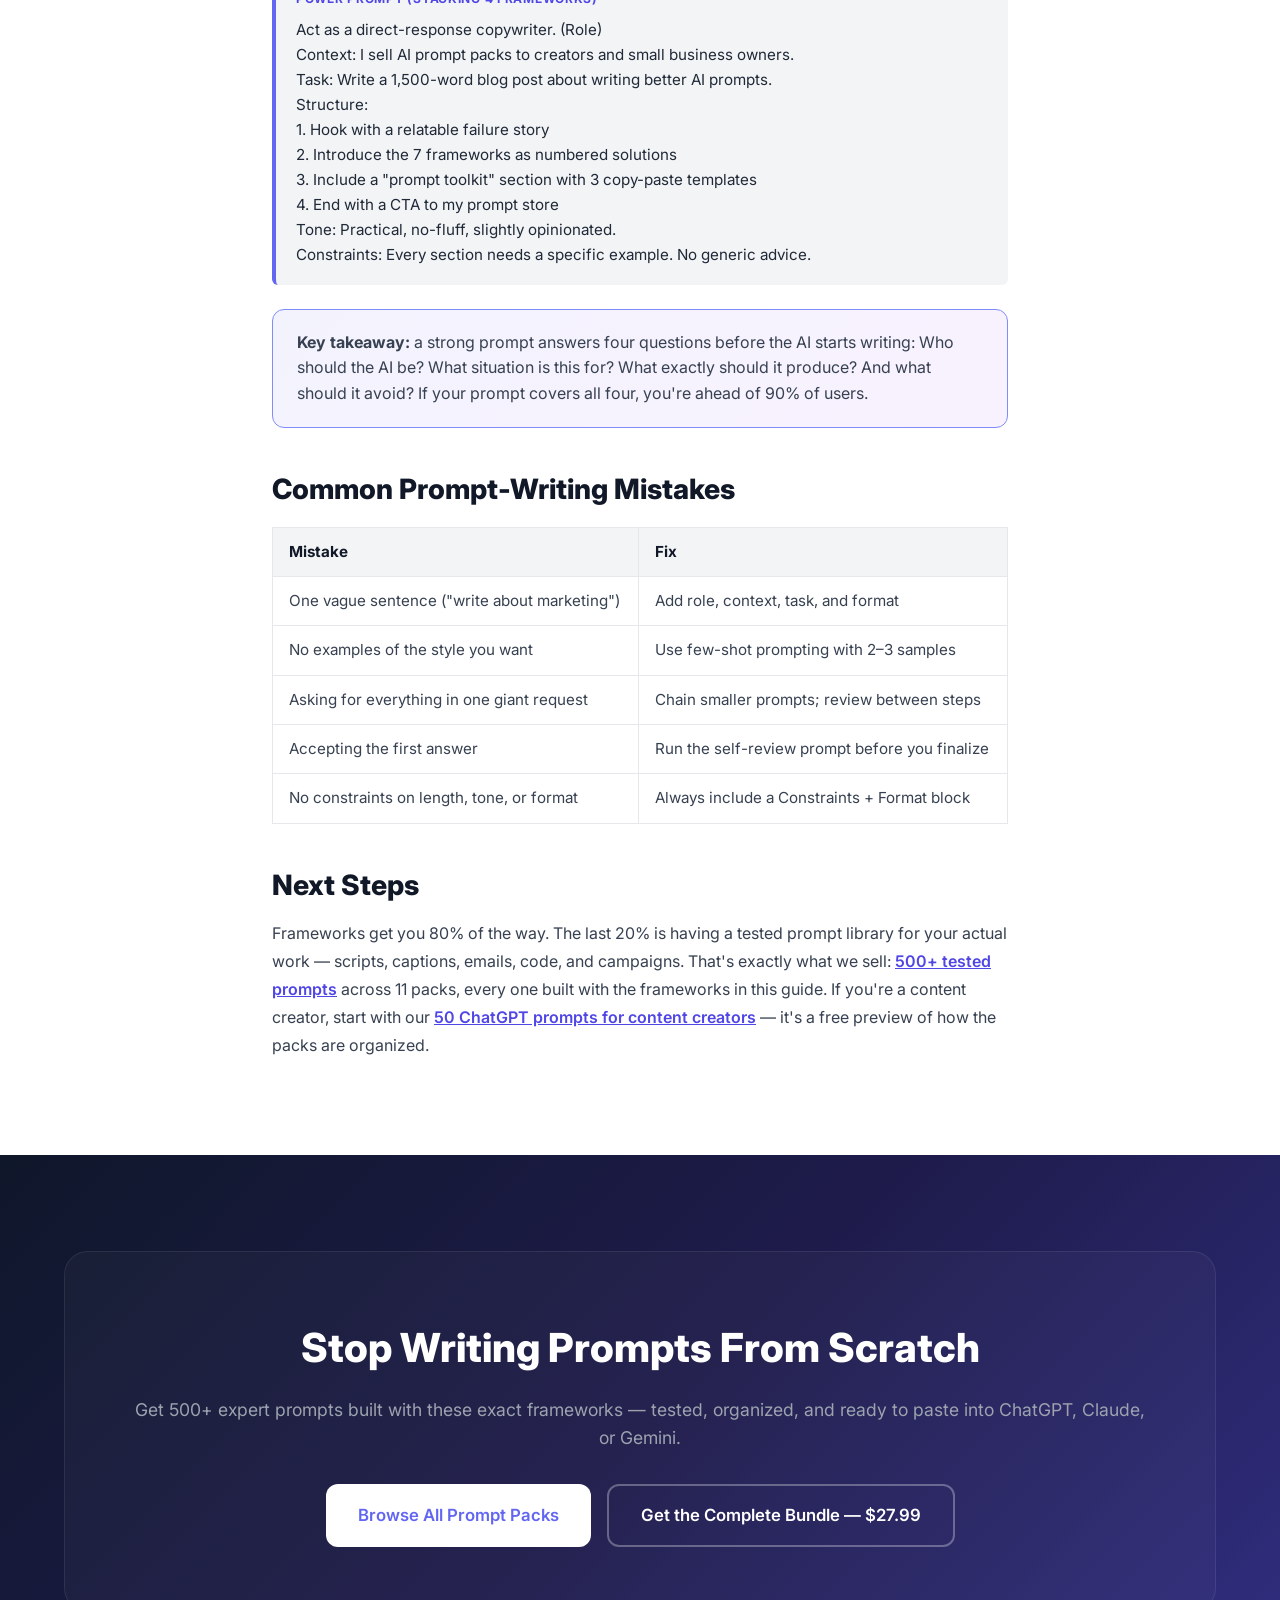
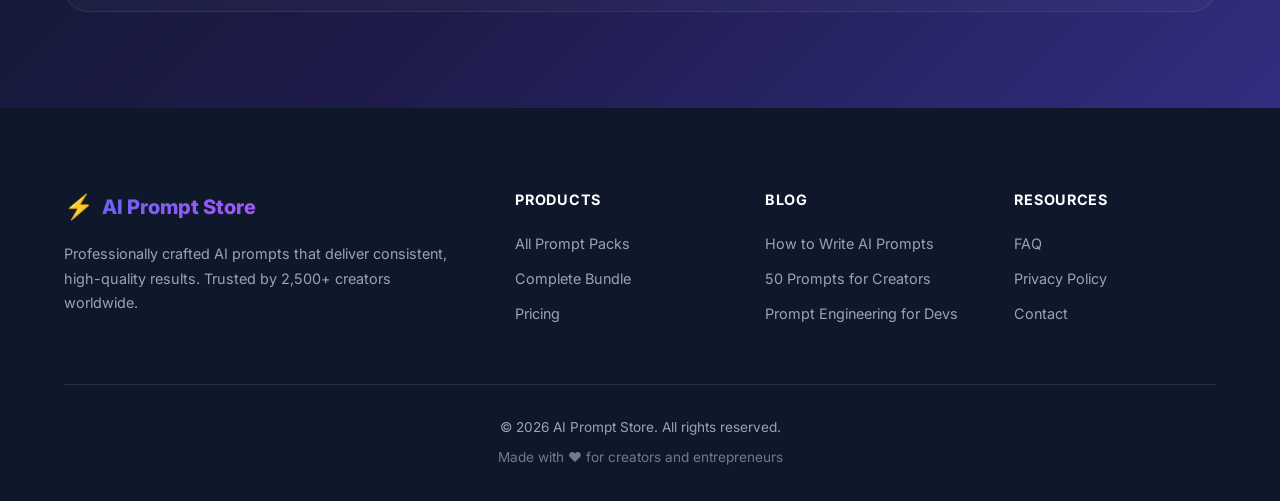
<file: blog/how-to-write-ai-prompts.html>
<!DOCTYPE html>
<html lang="en">
<head>
    <meta charset="UTF-8">
    <meta name="viewport" content="width=device-width, initial-scale=1.0">
    <title>How to Write AI Prompts That Work: 7 Frameworks</title>
    <meta name="description" content="Learn how to write AI prompts that get better results. 7 proven frameworks with copy-paste templates for ChatGPT, Claude, and Gemini.">
    <link rel="canonical" href="https://abhishekanandsupreme-rgb.github.io/ai-prompt-store/how-to-write-ai-prompts.html">
    <meta property="og:title" content="How to Write AI Prompts That Work: 7 Proven Frameworks">
    <meta property="og:description" content="7 proven frameworks to write AI prompts that get better results, with copy-paste templates for ChatGPT, Claude, and Gemini.">
    <meta property="og:type" content="article">
    <meta property="og:url" content="https://abhishekanandsupreme-rgb.github.io/ai-prompt-store/how-to-write-ai-prompts.html">
    <meta name="twitter:card" content="summary_large_image">
    <meta name="author" content="AI Prompt Store">
    <meta property="article:published_time" content="2026-09-09">
    <link rel="preconnect" href="https://fonts.googleapis.com">
    <link rel="preconnect" href="https://fonts.gstatic.com" crossorigin>
    <link href="https://fonts.googleapis.com/css2?family=Inter:wght@300;400;500;600;700;800;900&display=swap" rel="stylesheet">
    <link rel="stylesheet" href="https://abhishekanandsupreme-rgb.github.io/ai-prompt-store/css/styles.css">
    <style>
        .post-hero {
            background: var(--gradient-hero);
            padding: 9rem 0 4rem;
            color: white;
        }
        .post-hero-inner {
            max-width: 800px;
            margin: 0 auto;
            padding: 0 2rem;
        }
        .post-hero .post-kicker {
            color: var(--primary-light);
            font-weight: 700;
            text-transform: uppercase;
            letter-spacing: 0.08em;
            font-size: 0.85rem;
            display: block;
            margin-bottom: 1rem;
        }
        .post-hero h1 {
            font-size: clamp(2rem, 4vw, 2.8rem);
            font-weight: 900;
            line-height: 1.15;
            margin-bottom: 1rem;
        }
        .post-hero .post-meta {
            color: var(--gray-400);
            font-size: 0.95rem;
        }
        .post-content {
            max-width: 800px;
            margin: 0 auto;
            padding: 3rem 2rem 5rem;
        }
        .post-content h2 {
            font-size: 1.75rem;
            font-weight: 800;
            color: var(--gray-900);
            margin: 2.75rem 0 1rem;
            line-height: 1.25;
        }
        .post-content h3 {
            font-size: 1.2rem;
            font-weight: 700;
            color: var(--gray-800);
            margin: 1.75rem 0 0.75rem;
        }
        .post-content p, .post-content li {
            line-height: 1.75;
            margin-bottom: 1rem;
            color: var(--gray-700);
        }
        .post-content ul, .post-content ol {
            padding-left: 1.5rem;
            margin-bottom: 1.25rem;
        }
        .post-content a {
            color: var(--primary-dark);
            font-weight: 600;
            text-decoration: underline;
        }
        .prompt-box {
            background: var(--gray-100);
            border-left: 4px solid var(--primary);
            border-radius: var(--radius-sm);
            padding: 1.1rem 1.25rem;
            margin: 1rem 0 1.5rem;
            font-size: 0.95rem;
            line-height: 1.65;
            color: var(--gray-800);
            white-space: pre-wrap;
        }
        .prompt-box .prompt-label {
            display: block;
            font-size: 0.75rem;
            font-weight: 700;
            text-transform: uppercase;
            letter-spacing: 0.06em;
            color: var(--primary-dark);
            margin-bottom: 0.5rem;
        }
        .post-content table {
            width: 100%;
            border-collapse: collapse;
            margin: 1.25rem 0 2rem;
            font-size: 0.95rem;
        }
        .post-content th, .post-content td {
            padding: 0.75rem 1rem;
            border: 1px solid var(--gray-200);
            text-align: left;
        }
        .post-content th {
            background: var(--gray-100);
            color: var(--gray-900);
            font-weight: 700;
        }
        .pack-quote {
            font-style: italic;
            color: var(--gray-800);
        }
        .post-content .key-takeaway {
            background: linear-gradient(135deg, rgba(99,102,241,0.08), rgba(168,85,247,0.08));
            border: 1px solid var(--primary-light);
            border-radius: var(--radius);
            padding: 1.25rem 1.5rem;
            margin: 1.5rem 0;
        }
    </style>
</head>
<body>
    <!-- Navigation -->
    <header class="header" id="header">
        <div class="container">
            <nav class="nav">
                <a href="https://abhishekanandsupreme-rgb.github.io/ai-prompt-store/" class="logo">
                    <span class="logo-icon">⚡</span>
                    <span class="logo-text">AI Prompt Store</span>
                </a>
                <ul class="nav-links" id="navLinks">
                    <li><a href="https://abhishekanandsupreme-rgb.github.io/ai-prompt-store/#features">Features</a></li>
                    <li><a href="https://abhishekanandsupreme-rgb.github.io/ai-prompt-store/#products">Products</a></li>
                    <li><a href="https://abhishekanandsupreme-rgb.github.io/ai-prompt-store/#pricing">Pricing</a></li>
                    <li><a href="https://abhishekanandsupreme-rgb.github.io/ai-prompt-store/#testimonials">Reviews</a></li>
                    <li><a href="https://abhishekanandsupreme-rgb.github.io/ai-prompt-store/#faq">FAQ</a></li>
                </ul>
                <a href="https://abhishekanandsupreme-rgb.github.io/ai-prompt-store/products.html" class="cta-nav">Browse All Packs</a>
                <button class="mobile-toggle" id="mobileToggle" aria-label="Toggle menu">
                    <span></span>
                    <span></span>
                    <span></span>
                </button>
            </nav>
        </div>
    </header>

    <!-- Post Hero -->
    <section class="post-hero">
        <div class="post-hero-inner">
            <span class="post-kicker">Prompt Engineering Guide</span>
            <h1>How to Write AI Prompts That Actually Work: 7 Proven Frameworks</h1>
            <p class="post-meta">Published September 9, 2026 &middot; AI Prompt Store Team &middot; 9 min read</p>
        </div>
    </section>

    <!-- Post Content -->
    <article class="post-content">
        <p>If you've ever typed a question into ChatGPT and gotten a vague, useless answer, you're not alone. The difference between a generic response and a genuinely useful one usually comes down to a single thing: prompt structure. The same tool, the same model, the same day &mdash; completely different results depending on how the request is framed.</p>
        <p>We test hundreds of prompts while building our <a href="https://abhishekanandsupreme-rgb.github.io/ai-prompt-store/products.html">prompt packs</a>, and the ones that follow clear frameworks consistently outperform loose, improvised requests. The good news: this is a learnable skill, not a talent. Here are the seven frameworks that work across ChatGPT, Claude, Gemini, and every other major AI assistant.</p>

        <h2>1. The Role-Context-Task Framework</h2>
        <p>The simplest upgrade for any prompt is telling the AI <strong>who it is, what it knows, and what you want</strong>. This alone eliminates most vague answers, because the model stops guessing your intent and starts performing from a specific perspective.</p>
        <div class="prompt-box"><span class="prompt-label">Template</span>Act as a [ROLE] with expertise in [DOMAIN].
Context: [BACKGROUND INFORMATION]
Task: [SPECIFIC ACTION YOU WANT]</div>
        <p>Example for a marketer:</p>
        <div class="prompt-box"><span class="prompt-label">Example</span>Act as a senior SaaS copywriter with expertise in B2B email marketing.
Context: I'm launching a project management tool for remote teams. My audience is startup founders who struggle with async communication.
Task: Write a 5-email welcome sequence that builds trust and drives trial signups.</div>

        <h2>2. The Few-Shot Prompting Framework</h2>
        <p>Show, don't just tell. Paste two or three examples of the output you want, and the AI will match your style, structure, and tone far more closely than any verbal description can achieve.</p>
        <div class="prompt-box"><span class="prompt-label">Template</span>I need you to [TASK].
Here are examples of what I want:

Input: [EXAMPLE INPUT 1]
Output: [EXAMPLE OUTPUT 1]

Input: [EXAMPLE INPUT 2]
Output: [EXAMPLE OUTPUT 2]

Now do the same for:
Input: [YOUR ACTUAL INPUT]</div>
        <p>This is especially powerful for social media captions, where tone matters more than information. Give one playful caption and one sincere caption, and the AI will infer the register you want instead of defaulting to corporate blandness.</p>

        <h2>3. The Chain-of-Thought Framework</h2>
        <p>For complex, high-stakes questions, ask the AI to walk through its reasoning <strong>before</strong> giving the final answer. This prevents it from jumping to a confident-sounding conclusion and gives you transparent logic you can audit.</p>
        <div class="prompt-box"><span class="prompt-label">Template</span>[COMPLEX QUESTION OR PROBLEM]

Before giving me the final answer, walk me through your reasoning step by step. Think about [SPECIFIC FACTORS] and explain your logic.</div>
        <p>Example:</p>
        <div class="prompt-box"><span class="prompt-label">Example</span>Should I switch from a part-time job to freelance full-time?

Before giving me the final answer, walk me through your reasoning step by step. Think about my current income, client pipeline, emergency savings, and industry stability. Explain your logic.</div>

        <h2>4. The Persona-Audience-Goal Framework</h2>
        <p>Purpose-built for content creators and marketers. You define the voice, the reader, and the outcome you want from that reader &mdash; three things generic prompts almost never specify.</p>
        <div class="prompt-box"><span class="prompt-label">Template</span>Write [CONTENT TYPE] in the voice of [PERSONA].
Audience: [AUDIENCE DEMOGRAPHICS + PAIN POINTS]
Goal: [WHAT YOU WANT THEM TO DO AFTER READING]</div>
        <p>Example:</p>
        <div class="prompt-box"><span class="prompt-label">Example</span>Write a Twitter thread in the voice of a witty tech influencer who shares unfiltered startup truths.
Audience: Indie hackers and solopreneurs who are tired of "hustle culture" but still want to build something meaningful.
Goal: Get them to click the link in bio and join my free newsletter.</div>

        <h2>5. The Constraint + Format Framework</h2>
        <p>AI gets more creative when you give it guardrails. Specify what to avoid, hard limits, and exactly how the output should look &mdash; ideal for generating structured, repeatable content like subject lines, ad variants, or lists.</p>
        <div class="prompt-box"><span class="prompt-label">Template</span>[TASK]
Constraints:
- [CONSTRAINT 1: e.g., keep it under 100 words]
- [CONSTRAINT 2: e.g., use only active voice]
- [CONSTRAINT 3: e.g., avoid jargon]

Output format: [TABLE / LIST / EMAIL / SCRIPT]</div>
        <p>Example:</p>
        <div class="prompt-box"><span class="prompt-label">Example</span>Write 5 subject lines for a Black Friday email campaign.
Constraints:
- Keep each under 50 characters
- Include emoji in at least 3
- Avoid spam trigger words like "free" and "act now"
- Make them curiosity-driven, not discount-focused

Output format: Numbered list with a 1-sentence explanation for each</div>

        <h2>6. The Self-Review Prompt</h2>
        <p>The cheapest quality upgrade available: after the first response, ask the AI to critique its own work. Forcing the model to hunt for its own blind spots routinely turns a passable answer into an excellent one.</p>
        <div class="prompt-box"><span class="prompt-label">Template</span>[YOUR INITIAL PROMPT AND RESPONSE]

Now act as a critical editor. Review your own response and identify:
1. What's missing or underdeveloped?
2. Where could I add more specificity?
3. What objections might a skeptical reader have?

Then rewrite the response addressing these issues.</div>

        <h2>7. The Reverse Prompting Framework</h2>
        <p>Have a piece of content that already performs well &mdash; a viral script, a high-converting landing page, a newsletter people reply to? Reverse-engineer it into a reusable template so you can produce more of what works, on demand.</p>
        <div class="prompt-box"><span class="prompt-label">Template</span>Here is content that performs well: [PASTE HIGH-PERFORMING CONTENT]

Analyze it and create a prompt template that would generate similar content. Include:
- The role/context to set
- Key structural elements
- Tone and style guidelines
- Any constraints or formats used</div>
        <p>This is the exact process we use to expand our <a href="https://abhishekanandsupreme-rgb.github.io/ai-prompt-store/products.html">AI prompt packs</a>: find a prompt that performs, break down why, and turn it into a template you can reuse forever.</p>

        <h2>Real Prompts from Our Packs &mdash; and How to Upgrade Them</h2>
        <p>Frameworks are easier to see than to explain. Here are three real prompts exactly as they ship in our packs, each shown before and after applying the frameworks above.</p>

        <h3>Before: pack prompt as written</h3>
        <p class="pack-quote">"Write a 10-minute YouTube script about [TOPIC] with hook, intro, 3 main points, and CTA"</p>
        <p>That works &mdash; it's the first prompt in our <strong>AI Content Creator Pack</strong> for a reason. But add the Constraint + Format framework and it gets sharper:</p>
        <div class="prompt-box"><span class="prompt-label">After: upgraded with Role-Context-Task + Constraints</span>Act as a YouTube scriptwriter for a channel in the [NICHE] space.
Write a 10-minute script about [TOPIC].
Constraints:
- Hook must create a curiosity gap in the first 2 sentences
- Exactly 3 main points, each with a real example
- CTA should tease the next video, not just ask for the subscribe
Format: Hook, intro, 3 sections with timestamps, CTA.</div>

        <h3>Before: pack prompt as written</h3>
        <p class="pack-quote">"Create email subject lines that get 30%+ open rates"</p>
        <p>Straight from the <strong>AI Marketing Master Pack</strong>. Upgrade it by specifying audience and constraints:</p>
        <div class="prompt-box"><span class="prompt-label">After: upgraded with Persona-Audience-Goal + Constraints</span>Create 10 email subject lines for [CAMPAIGN].
Audience: [SUBSCRIBER PERSONA AND PAIN POINT]
Constraints:
- Under 50 characters each
- 3 with emoji, 7 without
- No spam trigger words
- Curiosity-driven, not discount-driven</div>

        <h3>Before: pack prompt as written</h3>
        <p class="pack-quote">"Debug this code: [CODE]"</p>
        <p>The second prompt in our <strong>AI Coding Assistant Pack</strong>. The context-first upgrade (explained in depth in our <a href="https://abhishekanandsupreme-rgb.github.io/ai-prompt-store/ai-prompt-engineering-for-developers.html">developer's guide to AI prompt engineering</a>) turns it into a debugging system:</p>
        <div class="prompt-box"><span class="prompt-label">After: upgraded with Context-First structure</span>I'm working in [LANGUAGE/FRAMEWORK, VERSION].
Here's my code: [CODE]
Error message: [FULL ERROR]
Expected behavior: [WHAT SHOULD HAPPEN]
Actual behavior: [WHAT'S HAPPENING]
I've already tried: [ATTEMPTS]
Explain the root cause and provide a fixed version with comments.</div>

        <h2>Putting It All Together</h2>
        <p>The best prompt writers don't pick one framework &mdash; they stack them. Here's a power prompt combining role, context, structure, tone, and constraints in a single request:</p>
        <div class="prompt-box"><span class="prompt-label">Power prompt (stacking 4 frameworks)</span>Act as a direct-response copywriter. (Role)
Context: I sell AI prompt packs to creators and small business owners.
Task: Write a 1,500-word blog post about writing better AI prompts.
Structure:
1. Hook with a relatable failure story
2. Introduce the 7 frameworks as numbered solutions
3. Include a "prompt toolkit" section with 3 copy-paste templates
4. End with a CTA to my prompt store
Tone: Practical, no-fluff, slightly opinionated.
Constraints: Every section needs a specific example. No generic advice.</div>
        <div class="key-takeaway"><strong>Key takeaway:</strong> a strong prompt answers four questions before the AI starts writing: Who should the AI be? What situation is this for? What exactly should it produce? And what should it avoid? If your prompt covers all four, you're ahead of 90% of users.</div>

        <h2>Common Prompt-Writing Mistakes</h2>
        <table>
            <tr><th>Mistake</th><th>Fix</th></tr>
            <tr><td>One vague sentence ("write about marketing")</td><td>Add role, context, task, and format</td></tr>
            <tr><td>No examples of the style you want</td><td>Use few-shot prompting with 2&ndash;3 samples</td></tr>
            <tr><td>Asking for everything in one giant request</td><td>Chain smaller prompts; review between steps</td></tr>
            <tr><td>Accepting the first answer</td><td>Run the self-review prompt before you finalize</td></tr>
            <tr><td>No constraints on length, tone, or format</td><td>Always include a Constraints + Format block</td></tr>
        </table>

        <h2>Next Steps</h2>
        <p>Frameworks get you 80% of the way. The last 20% is having a tested prompt library for your actual work &mdash; scripts, captions, emails, code, and campaigns. That's exactly what we sell: <a href="https://abhishekanandsupreme-rgb.github.io/ai-prompt-store/products.html">500+ tested prompts</a> across 11 packs, every one built with the frameworks in this guide. If you're a content creator, start with our <a href="https://abhishekanandsupreme-rgb.github.io/ai-prompt-store/50-chatgpt-prompts-for-content-creators.html">50 ChatGPT prompts for content creators</a> &mdash; it's a free preview of how the packs are organized.</p>
    </article>

    <!-- CTA Section -->
    <section class="cta-section">
        <div class="container">
            <div class="cta-box">
                <h2>Stop Writing Prompts From Scratch</h2>
                <p>Get 500+ expert prompts built with these exact frameworks &mdash; tested, organized, and ready to paste into ChatGPT, Claude, or Gemini.</p>
                <div class="cta-buttons">
                    <a href="https://abhishekanandsupreme-rgb.github.io/ai-prompt-store/products.html" class="btn btn-white btn-large">Browse All Prompt Packs</a>
                    <a href="https://abhishekanand31.gumroad.com/l/complete-ai-prompt-bundle" class="btn btn-white-outline btn-large" target="_blank" rel="noopener">Get the Complete Bundle &mdash; $27.99</a>
                </div>
            </div>
        </div>
    </section>

    <!-- Footer -->
    <footer class="footer">
        <div class="container">
            <div class="footer-grid">
                <div class="footer-brand">
                    <a href="https://abhishekanandsupreme-rgb.github.io/ai-prompt-store/" class="logo">
                        <span class="logo-icon">⚡</span>
                        <span class="logo-text">AI Prompt Store</span>
                    </a>
                    <p>Professionally crafted AI prompts that deliver consistent, high-quality results. Trusted by 2,500+ creators worldwide.</p>
                </div>
                <div class="footer-links">
                    <h4>Products</h4>
                    <ul>
                        <li><a href="https://abhishekanandsupreme-rgb.github.io/ai-prompt-store/products.html">All Prompt Packs</a></li>
                        <li><a href="https://abhishekanand31.gumroad.com/l/complete-ai-prompt-bundle" target="_blank" rel="noopener">Complete Bundle</a></li>
                        <li><a href="https://abhishekanandsupreme-rgb.github.io/ai-prompt-store/#pricing">Pricing</a></li>
                    </ul>
                </div>
                <div class="footer-links">
                    <h4>Blog</h4>
                    <ul>
                        <li><a href="https://abhishekanandsupreme-rgb.github.io/ai-prompt-store/how-to-write-ai-prompts.html">How to Write AI Prompts</a></li>
                        <li><a href="https://abhishekanandsupreme-rgb.github.io/ai-prompt-store/50-chatgpt-prompts-for-content-creators.html">50 Prompts for Creators</a></li>
                        <li><a href="https://abhishekanandsupreme-rgb.github.io/ai-prompt-store/ai-prompt-engineering-for-developers.html">Prompt Engineering for Devs</a></li>
                    </ul>
                </div>
                <div class="footer-links">
                    <h4>Resources</h4>
                    <ul>
                        <li><a href="https://abhishekanandsupreme-rgb.github.io/ai-prompt-store/#faq">FAQ</a></li>
                        <li><a href="https://abhishekanandsupreme-rgb.github.io/ai-prompt-store/privacy.html">Privacy Policy</a></li>
                        <li><a href="mailto:abhishekanand31@gmail.com">Contact</a></li>
                    </ul>
                </div>
            </div>
            <div class="footer-bottom">
                <p>&copy; 2026 AI Prompt Store. All rights reserved.</p>
                <p>Made with ❤️ for creators and entrepreneurs</p>
            </div>
        </div>
    </footer>

    <script src="https://abhishekanandsupreme-rgb.github.io/ai-prompt-store/js/main.js"></script>
</body>
</html>
</file>
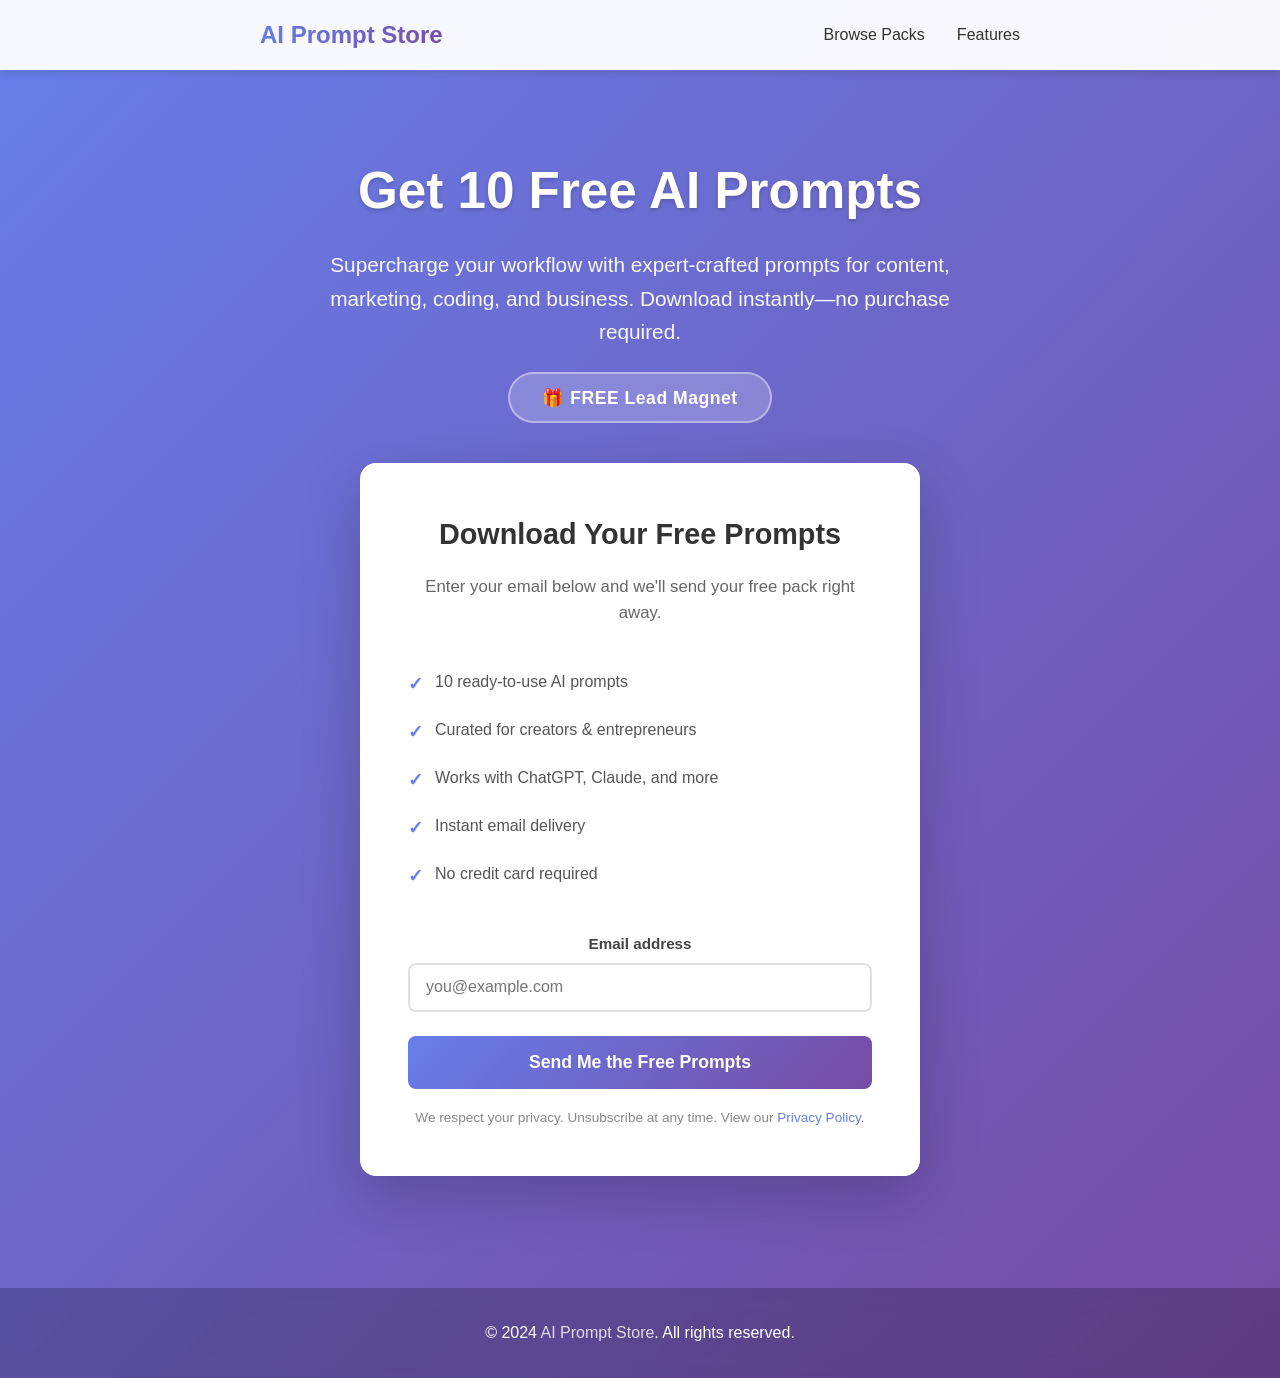
<file: marketing/email-capture.html>
<!DOCTYPE html>
<html lang="en">
<head>
    <meta charset="UTF-8">
    <meta name="viewport" content="width=device-width, initial-scale=1.0">
    <title>Free AI Prompts - 10 Expert Prompts | AI Prompt Store</title>
    <meta name="description" content="Get 10 free AI prompts for content creation, marketing, and productivity. Instant download, no purchase required.">
    <style>
        * {
            margin: 0;
            padding: 0;
            box-sizing: border-box;
        }

        body {
            font-family: -apple-system, BlinkMacSystemFont, 'Segoe UI', Roboto, Oxygen, Ubuntu, Cantarell, sans-serif;
            line-height: 1.6;
            color: #333;
            background: linear-gradient(135deg, #667eea 0%, #764ba2 100%);
            min-height: 100vh;
        }

        .container {
            max-width: 800px;
            margin: 0 auto;
            padding: 0 20px;
        }

        header {
            background: rgba(255, 255, 255, 0.95);
            backdrop-filter: blur(10px);
            padding: 1rem 0;
            position: sticky;
            top: 0;
            z-index: 100;
            box-shadow: 0 2px 10px rgba(0,0,0,0.1);
        }

        nav {
            display: flex;
            justify-content: space-between;
            align-items: center;
        }

        .logo {
            font-size: 1.5rem;
            font-weight: bold;
            background: linear-gradient(135deg, #667eea 0%, #764ba2 100%);
            -webkit-background-clip: text;
            -webkit-text-fill-color: transparent;
            background-clip: text;
        }

        .nav-links {
            display: flex;
            gap: 2rem;
            list-style: none;
        }

        .nav-links a {
            text-decoration: none;
            color: #333;
            font-weight: 500;
            transition: color 0.3s;
        }

        .nav-links a:hover {
            color: #667eea;
        }

        .hero {
            text-align: center;
            padding: 5rem 0 4rem;
            color: white;
        }

        .hero h1 {
            font-size: 3.2rem;
            margin-bottom: 1rem;
            font-weight: 800;
            text-shadow: 0 2px 4px rgba(0,0,0,0.2);
        }

        .hero .subtitle {
            font-size: 1.3rem;
            margin-bottom: 1.5rem;
            opacity: 0.95;
            max-width: 700px;
            margin-left: auto;
            margin-right: auto;
        }

        .hero .lead-magnet-badge {
            display: inline-block;
            background: rgba(255, 255, 255, 0.2);
            backdrop-filter: blur(10px);
            border: 2px solid rgba(255, 255, 255, 0.4);
            border-radius: 50px;
            padding: 0.6rem 2rem;
            font-size: 1.1rem;
            font-weight: 600;
            margin-bottom: 2.5rem;
            letter-spacing: 0.5px;
        }

        .capture-card {
            background: white;
            border-radius: 16px;
            padding: 3rem;
            max-width: 560px;
            margin: 0 auto;
            box-shadow: 0 20px 60px rgba(0,0,0,0.2);
        }

        .capture-card h2 {
            font-size: 1.8rem;
            color: #333;
            margin-bottom: 1rem;
            text-align: center;
        }

        .capture-card .lead-text {
            text-align: center;
            color: #666;
            margin-bottom: 2rem;
            font-size: 1.05rem;
        }

        .benefits {
            list-style: none;
            margin-bottom: 2rem;
            text-align: left;
        }

        .benefits li {
            padding: 0.6rem 0;
            color: #555;
            display: flex;
            align-items: flex-start;
            gap: 0.75rem;
        }

        .benefits li::before {
            content: "✓";
            color: #667eea;
            font-weight: bold;
            font-size: 1.1rem;
            flex-shrink: 0;
            margin-top: 0.05rem;
        }

        .email-form {
            display: flex;
            flex-direction: column;
            gap: 1rem;
        }

        .form-group {
            display: flex;
            flex-direction: column;
            gap: 0.4rem;
        }

        .form-group label {
            font-weight: 600;
            font-size: 0.95rem;
            color: #444;
        }

        .form-group input {
            padding: 0.85rem 1rem;
            border: 2px solid #e0e0e0;
            border-radius: 8px;
            font-size: 1rem;
            transition: border-color 0.3s, box-shadow 0.3s;
            font-family: inherit;
        }

        .form-group input:focus {
            outline: none;
            border-color: #667eea;
            box-shadow: 0 0 0 3px rgba(102, 126, 234, 0.15);
        }

        .submit-btn {
            display: block;
            width: 100%;
            background: linear-gradient(135deg, #667eea 0%, #764ba2 100%);
            color: white;
            padding: 1rem;
            border: none;
            border-radius: 8px;
            text-decoration: none;
            text-align: center;
            font-weight: bold;
            font-size: 1.1rem;
            cursor: pointer;
            transition: opacity 0.3s, transform 0.2s;
            margin-top: 0.5rem;
        }

        .submit-btn:hover {
            opacity: 0.92;
            transform: translateY(-1px);
        }

        .submit-btn:active {
            transform: translateY(0);
        }

        .privacy-note {
            text-align: center;
            font-size: 0.85rem;
            color: #888;
            margin-top: 1.2rem;
            line-height: 1.5;
        }

        .privacy-note a {
            color: #667eea;
            text-decoration: none;
        }

        .privacy-note a:hover {
            text-decoration: underline;
        }

        .success-message {
            display: none;
            text-align: center;
            padding: 2rem 0;
        }

        .success-message .checkmark {
            font-size: 3rem;
            margin-bottom: 1rem;
        }

        .success-message h3 {
            font-size: 1.5rem;
            color: #333;
            margin-bottom: 0.5rem;
        }

        .success-message p {
            color: #666;
        }

        footer {
            background: rgba(0, 0, 0, 0.2);
            color: white;
            text-align: center;
            padding: 2rem 0;
            margin-top: 3rem;
            backdrop-filter: blur(10px);
        }

        footer a {
            color: white;
            text-decoration: none;
            opacity: 0.8;
            transition: opacity 0.3s;
        }

        footer a:hover {
            opacity: 1;
            text-decoration: underline;
        }

        @media (max-width: 640px) {
            .hero {
                padding: 3.5rem 0 2.5rem;
            }

            .hero h1 {
                font-size: 2.2rem;
            }

            .hero .subtitle {
                font-size: 1.1rem;
            }

            .capture-card {
                padding: 2rem 1.5rem;
            }

            .capture-card h2 {
                font-size: 1.4rem;
            }
        }
    </style>
</head>
<body>
    <header>
        <nav class="container">
            <div class="logo">AI Prompt Store</div>
            <ul class="nav-links">
                <li><a href="/website/index.html">Browse Packs</a></li>
                <li><a href="#features">Features</a></li>
            </ul>
        </nav>
    </header>

    <section class="hero">
        <div class="container">
            <h1>Get 10 Free AI Prompts</h1>
            <p class="subtitle">Supercharge your workflow with expert-crafted prompts for content, marketing, coding, and business. Download instantly—no purchase required.</p>
            <div class="lead-magnet-badge">🎁 FREE Lead Magnet</div>

            <div class="capture-card">
                <div id="form-view">
                    <h2>Download Your Free Prompts</h2>
                    <p class="lead-text">Enter your email below and we'll send your free pack right away.</p>

                    <ul class="benefits">
                        <li>10 ready-to-use AI prompts</li>
                        <li>Curated for creators & entrepreneurs</li>
                        <li>Works with ChatGPT, Claude, and more</li>
                        <li>Instant email delivery</li>
                        <li>No credit card required</li>
                    </ul>

                    <form class="email-form" id="emailCaptureForm">
                        <div class="form-group">
                            <label for="email">Email address</label>
                            <input
                                type="email"
                                id="email"
                                name="email"
                                placeholder="you@example.com"
                                required
                                autocomplete="email"
                            >
                        </div>
                        <button type="submit" class="submit-btn">Send Me the Free Prompts</button>
                    </form>

                    <p class="privacy-note">
                        We respect your privacy. Unsubscribe at any time. View our <a href="/privacy.html">Privacy Policy</a>.
                    </p>
                </div>

                <div class="success-message" id="successView">
                    <div class="checkmark">✅</div>
                    <h3>Check your inbox!</h3>
                    <p>We've sent your 10 free AI prompts to the email you provided.</p>
                </div>
            </div>
        </div>
    </section>

    <footer>
        <div class="container">
            <p>&copy; 2024 <a href="/website/index.html">AI Prompt Store</a>. All rights reserved.</p>
        </div>
    </footer>

    <script>
        (function() {
            const form = document.getElementById('emailCaptureForm');
            const formView = document.getElementById('form-view');
            const successView = document.getElementById('successView');

            form.addEventListener('submit', function(e) {
                e.preventDefault();

                const emailInput = document.getElementById('email');
                const email = emailInput.value.trim();

                if (!email || !/^[^\s@]+@[^\s@]+\.[^\s@]+$/.test(email)) {
                    emailInput.style.borderColor = '#f5576c';
                    emailInput.focus();
                    return;
                }

                // TODO: Replace with your actual email capture service / endpoint.
                // Examples:
                // - Mailchimp: https://<dc>.list-manage.com/subscribe/post?u=...&id=...
                // - ConvertKit: https://app.convertkit.com/forms/...
                // - Buttondown: https://buttondown.email/api/emails/
                // - Your own API endpoint: fetch('/api/subscribe', { method: 'POST', ... })
                console.log('[email-capture] Placeholder submit handler:', email);

                // Simulate a successful capture for demo purposes.
                formView.style.display = 'none';
                successView.style.display = 'block';

                // Optional: store a local flag so we don't show the form again
                try { localStorage.setItem('emailCaptured', '1'); } catch (e) {}
            });

            // If user already captured email in a previous visit, skip the form
            try {
                if (localStorage.getItem('emailCaptured') === '1') {
                    formView.style.display = 'none';
                    successView.style.display = 'block';
                }
            } catch (e) {}
        })();
    </script>
</body>
</html>
</file>
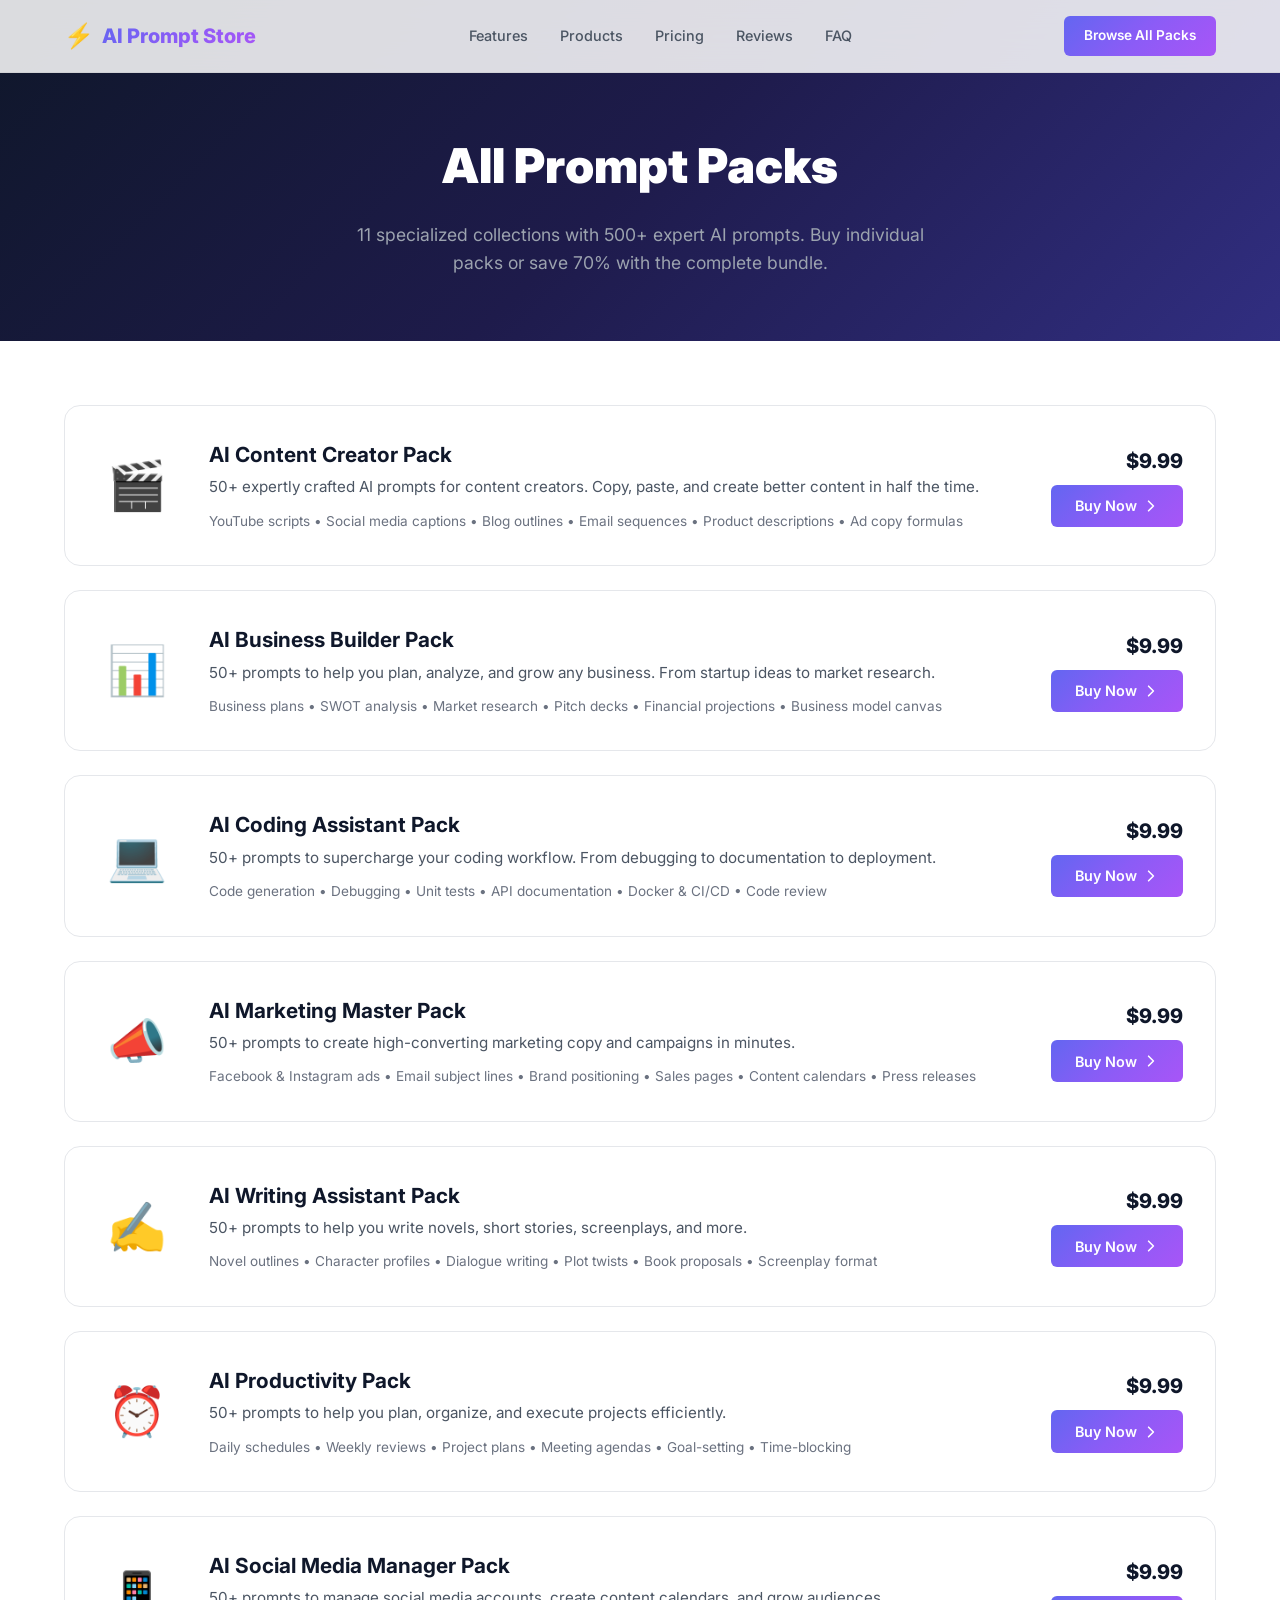
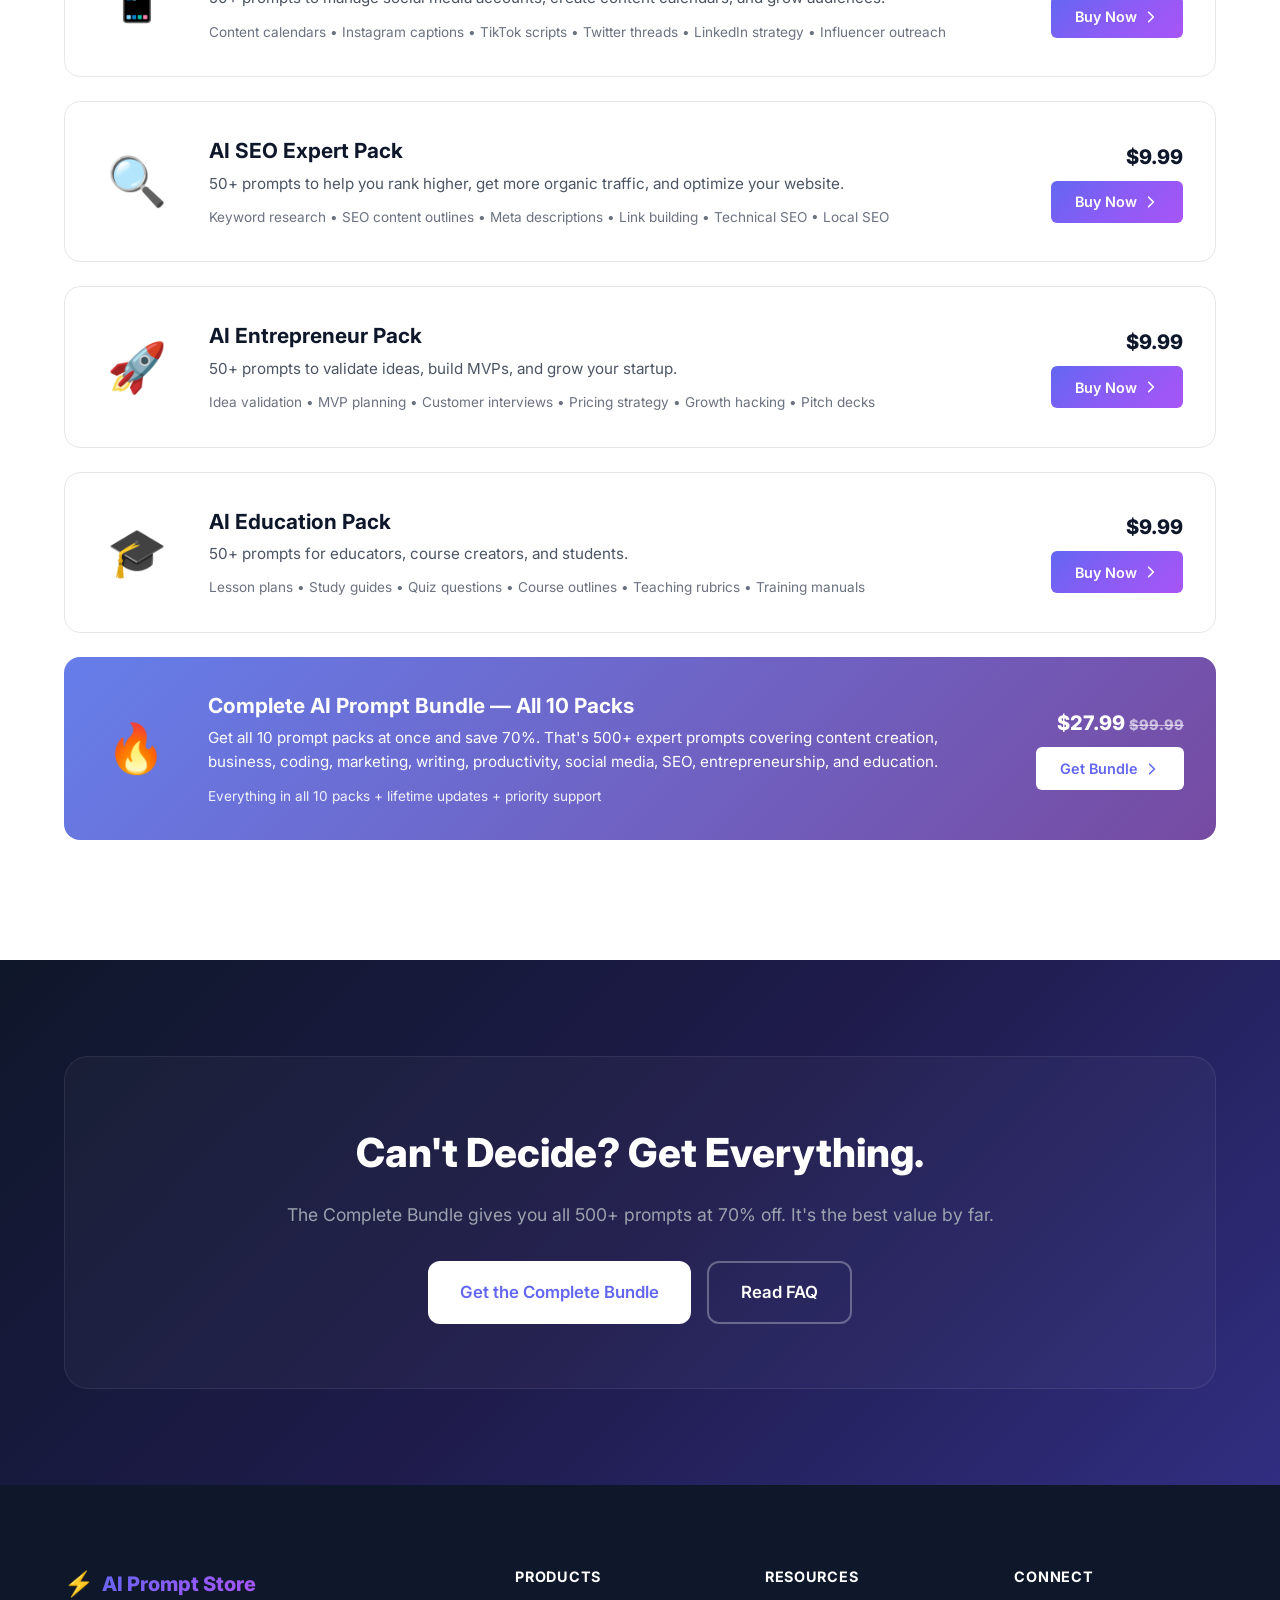
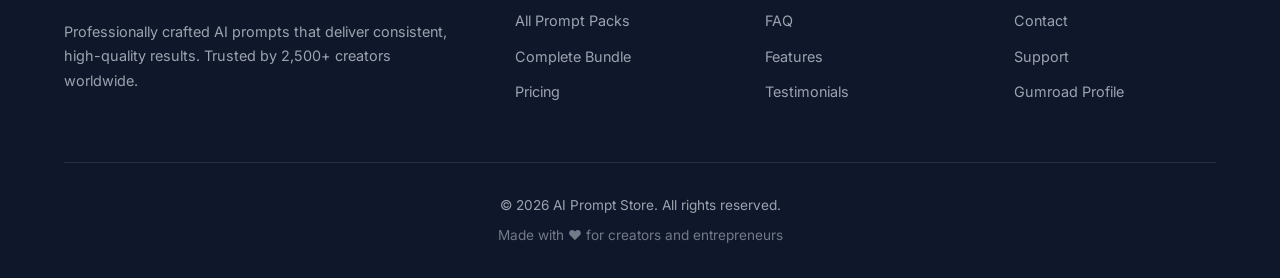
<file: website/products.html>
<!DOCTYPE html>
<html lang="en">
<head>
    <meta charset="UTF-8">
    <meta name="viewport" content="width=device-width, initial-scale=1.0">
    <title>All Products - AI Prompt Store</title>
    <meta name="description" content="Browse all 11 AI prompt packs. 500+ expert prompts for content creation, business, coding, marketing, writing, productivity, social media, SEO, entrepreneurship, and education.">
    <link rel="preconnect" href="https://fonts.googleapis.com">
    <link rel="preconnect" href="https://fonts.gstatic.com" crossorigin>
    <link href="https://fonts.googleapis.com/css2?family=Inter:wght@300;400;500;600;700;800;900&display=swap" rel="stylesheet">
    <link rel="stylesheet" href="css/styles.css">
    <style>
        .products-hero {
            background: var(--gradient-hero);
            padding: 8rem 0 4rem;
            text-align: center;
            color: white;
        }
        .products-hero h1 {
            font-size: clamp(2rem, 4vw, 3rem);
            font-weight: 900;
            margin-bottom: 1rem;
        }
        .products-hero p {
            font-size: 1.1rem;
            color: var(--gray-400);
            max-width: 600px;
            margin: 0 auto;
        }
        .products-full {
            padding: 4rem 0 6rem;
        }
        .product-full-card {
            display: grid;
            grid-template-columns: 80px 1fr auto;
            align-items: center;
            gap: 2rem;
            padding: 2rem;
            margin-bottom: 1.5rem;
            background: var(--white);
            border: 1px solid var(--gray-200);
            border-radius: var(--radius-lg);
            transition: var(--transition);
        }
        .product-full-card:hover {
            transform: translateX(6px);
            box-shadow: var(--shadow-lg);
            border-color: var(--primary-light);
        }
        .product-full-card.bundle-card {
            background: var(--gradient-bundle);
            border: none;
        }
        .product-full-card.bundle-card .product-title,
        .product-full-card.bundle-card .product-desc,
        .product-full-card.bundle-card .product-topics {
            color: white;
        }
        .product-full-card.bundle-card .product-topics {
            opacity: 0.9;
        }
        .product-icon-lg {
            font-size: 3rem;
            text-align: center;
        }
        .product-info .product-title {
            font-size: 1.3rem;
            font-weight: 700;
            color: var(--dark);
            margin-bottom: 0.25rem;
        }
        .product-info .product-desc {
            font-size: 0.95rem;
            color: var(--gray-600);
            margin-bottom: 0.5rem;
        }
        .product-info .product-topics {
            font-size: 0.85rem;
            color: var(--gray-500);
        }
        .product-action {
            text-align: right;
        }
        .product-action .price {
            display: block;
            font-size: 1.25rem;
            font-weight: 800;
            color: var(--dark);
            margin-bottom: 0.5rem;
        }
        .bundle-card .product-action .price {
            color: white;
        }
        .product-action .price .original {
            font-size: 0.9rem;
            text-decoration: line-through;
            color: var(--gray-400);
            margin-left: 0.25rem;
        }
        .bundle-card .product-action .price .original {
            color: rgba(255,255,255,0.6);
        }
        .btn-buy {
            padding: 0.6rem 1.5rem;
            background: var(--gradient-primary);
            color: white;
            border-radius: var(--radius-sm);
            font-size: 0.9rem;
            font-weight: 600;
            display: inline-flex;
            align-items: center;
            gap: 6px;
            transition: var(--transition);
        }
        .btn-buy:hover {
            transform: translateY(-2px);
            box-shadow: var(--shadow-md);
        }
        .bundle-card .btn-buy {
            background: white;
            color: var(--primary);
        }
        .bundle-card .btn-buy:hover {
            box-shadow: var(--shadow-lg);
        }
        @media (max-width: 768px) {
            .product-full-card {
                grid-template-columns: 60px 1fr;
                gap: 1rem;
            }
            .product-action {
                grid-column: 1 / -1;
                text-align: left;
                display: flex;
                align-items: center;
                justify-content: space-between;
                padding-top: 1rem;
                border-top: 1px solid var(--gray-100);
            }
            .bundle-card .product-action {
                border-top-color: rgba(255,255,255,0.2);
            }
            .product-icon-lg {
                font-size: 2.5rem;
            }
        }
    </style>
</head>
<body>
    <!-- Navigation -->
    <header class="header" id="header">
        <div class="container">
            <nav class="nav">
                <a href="index.html" class="logo">
                    <span class="logo-icon">⚡</span>
                    <span class="logo-text">AI Prompt Store</span>
                </a>
                <ul class="nav-links" id="navLinks">
                    <li><a href="index.html#features">Features</a></li>
                    <li><a href="index.html#products">Products</a></li>
                    <li><a href="index.html#pricing">Pricing</a></li>
                    <li><a href="index.html#testimonials">Reviews</a></li>
                    <li><a href="index.html#faq">FAQ</a></li>
                </ul>
                <a href="products.html" class="cta-nav">Browse All Packs</a>
                <button class="mobile-toggle" id="mobileToggle" aria-label="Toggle menu">
                    <span></span>
                    <span></span>
                    <span></span>
                </button>
            </nav>
        </div>
    </header>

    <!-- Products Hero -->
    <section class="products-hero">
        <div class="container">
            <h1>All Prompt Packs</h1>
            <p>11 specialized collections with 500+ expert AI prompts. Buy individual packs or save 70% with the complete bundle.</p>
        </div>
    </section>

    <!-- Products List -->
    <section class="products-full">
        <div class="container">
            <!-- Product 1 -->
            <div class="product-full-card" id="creator">
                <div class="product-icon-lg">🎬</div>
                <div class="product-info">
                    <h3 class="product-title">AI Content Creator Pack</h3>
                    <p class="product-desc">50+ expertly crafted AI prompts for content creators. Copy, paste, and create better content in half the time.</p>
                    <span class="product-topics">YouTube scripts &bull; Social media captions &bull; Blog outlines &bull; Email sequences &bull; Product descriptions &bull; Ad copy formulas</span>
                </div>
                <div class="product-action">
                    <span class="price">$9.99</span>
                    <a href="https://abhishekanand31.gumroad.com/l/ai-content-creator-pack" class="btn-buy" target="_blank" rel="noopener">
                        Buy Now
                        <svg width="16" height="16" viewBox="0 0 20 20" fill="none"><path d="M7 4l6 6-6 6" stroke="currentColor" stroke-width="2" stroke-linecap="round" stroke-linejoin="round"/></svg>
                    </a>
                </div>
            </div>

            <!-- Product 2 -->
            <div class="product-full-card" id="business">
                <div class="product-icon-lg">📊</div>
                <div class="product-info">
                    <h3 class="product-title">AI Business Builder Pack</h3>
                    <p class="product-desc">50+ prompts to help you plan, analyze, and grow any business. From startup ideas to market research.</p>
                    <span class="product-topics">Business plans &bull; SWOT analysis &bull; Market research &bull; Pitch decks &bull; Financial projections &bull; Business model canvas</span>
                </div>
                <div class="product-action">
                    <span class="price">$9.99</span>
                    <a href="https://abhishekanand31.gumroad.com/l/ai-business-builder-pack" class="btn-buy" target="_blank" rel="noopener">
                        Buy Now
                        <svg width="16" height="16" viewBox="0 0 20 20" fill="none"><path d="M7 4l6 6-6 6" stroke="currentColor" stroke-width="2" stroke-linecap="round" stroke-linejoin="round"/></svg>
                    </a>
                </div>
            </div>

            <!-- Product 3 -->
            <div class="product-full-card" id="coding">
                <div class="product-icon-lg">💻</div>
                <div class="product-info">
                    <h3 class="product-title">AI Coding Assistant Pack</h3>
                    <p class="product-desc">50+ prompts to supercharge your coding workflow. From debugging to documentation to deployment.</p>
                    <span class="product-topics">Code generation &bull; Debugging &bull; Unit tests &bull; API documentation &bull; Docker & CI/CD &bull; Code review</span>
                </div>
                <div class="product-action">
                    <span class="price">$9.99</span>
                    <a href="https://abhishekanand31.gumroad.com/l/ai-coding-assistant-pack" class="btn-buy" target="_blank" rel="noopener">
                        Buy Now
                        <svg width="16" height="16" viewBox="0 0 20 20" fill="none"><path d="M7 4l6 6-6 6" stroke="currentColor" stroke-width="2" stroke-linecap="round" stroke-linejoin="round"/></svg>
                    </a>
                </div>
            </div>

            <!-- Product 4 -->
            <div class="product-full-card">
                <div class="product-icon-lg">📣</div>
                <div class="product-info">
                    <h3 class="product-title">AI Marketing Master Pack</h3>
                    <p class="product-desc">50+ prompts to create high-converting marketing copy and campaigns in minutes.</p>
                    <span class="product-topics">Facebook & Instagram ads &bull; Email subject lines &bull; Brand positioning &bull; Sales pages &bull; Content calendars &bull; Press releases</span>
                </div>
                <div class="product-action">
                    <span class="price">$9.99</span>
                    <a href="https://abhishekanand31.gumroad.com/l/ai-marketing-master-pack" class="btn-buy" target="_blank" rel="noopener">
                        Buy Now
                        <svg width="16" height="16" viewBox="0 0 20 20" fill="none"><path d="M7 4l6 6-6 6" stroke="currentColor" stroke-width="2" stroke-linecap="round" stroke-linejoin="round"/></svg>
                    </a>
                </div>
            </div>

            <!-- Product 5 -->
            <div class="product-full-card">
                <div class="product-icon-lg">✍️</div>
                <div class="product-info">
                    <h3 class="product-title">AI Writing Assistant Pack</h3>
                    <p class="product-desc">50+ prompts to help you write novels, short stories, screenplays, and more.</p>
                    <span class="product-topics">Novel outlines &bull; Character profiles &bull; Dialogue writing &bull; Plot twists &bull; Book proposals &bull; Screenplay format</span>
                </div>
                <div class="product-action">
                    <span class="price">$9.99</span>
                    <a href="https://abhishekanand31.gumroad.com/l/ai-writing-assistant-pack" class="btn-buy" target="_blank" rel="noopener">
                        Buy Now
                        <svg width="16" height="16" viewBox="0 0 20 20" fill="none"><path d="M7 4l6 6-6 6" stroke="currentColor" stroke-width="2" stroke-linecap="round" stroke-linejoin="round"/></svg>
                    </a>
                </div>
            </div>

            <!-- Product 6 -->
            <div class="product-full-card">
                <div class="product-icon-lg">⏰</div>
                <div class="product-info">
                    <h3 class="product-title">AI Productivity Pack</h3>
                    <p class="product-desc">50+ prompts to help you plan, organize, and execute projects efficiently.</p>
                    <span class="product-topics">Daily schedules &bull; Weekly reviews &bull; Project plans &bull; Meeting agendas &bull; Goal-setting &bull; Time-blocking</span>
                </div>
                <div class="product-action">
                    <span class="price">$9.99</span>
                    <a href="https://abhishekanand31.gumroad.com/l/ai-productivity-pack" class="btn-buy" target="_blank" rel="noopener">
                        Buy Now
                        <svg width="16" height="16" viewBox="0 0 20 20" fill="none"><path d="M7 4l6 6-6 6" stroke="currentColor" stroke-width="2" stroke-linecap="round" stroke-linejoin="round"/></svg>
                    </a>
                </div>
            </div>

            <!-- Product 7 -->
            <div class="product-full-card">
                <div class="product-icon-lg">📱</div>
                <div class="product-info">
                    <h3 class="product-title">AI Social Media Manager Pack</h3>
                    <p class="product-desc">50+ prompts to manage social media accounts, create content calendars, and grow audiences.</p>
                    <span class="product-topics">Content calendars &bull; Instagram captions &bull; TikTok scripts &bull; Twitter threads &bull; LinkedIn strategy &bull; Influencer outreach</span>
                </div>
                <div class="product-action">
                    <span class="price">$9.99</span>
                    <a href="https://abhishekanand31.gumroad.com/l/ai-social-media-manager-pack" class="btn-buy" target="_blank" rel="noopener">
                        Buy Now
                        <svg width="16" height="16" viewBox="0 0 20 20" fill="none"><path d="M7 4l6 6-6 6" stroke="currentColor" stroke-width="2" stroke-linecap="round" stroke-linejoin="round"/></svg>
                    </a>
                </div>
            </div>

            <!-- Product 8 -->
            <div class="product-full-card">
                <div class="product-icon-lg">🔍</div>
                <div class="product-info">
                    <h3 class="product-title">AI SEO Expert Pack</h3>
                    <p class="product-desc">50+ prompts to help you rank higher, get more organic traffic, and optimize your website.</p>
                    <span class="product-topics">Keyword research &bull; SEO content outlines &bull; Meta descriptions &bull; Link building &bull; Technical SEO &bull; Local SEO</span>
                </div>
                <div class="product-action">
                    <span class="price">$9.99</span>
                    <a href="https://abhishekanand31.gumroad.com/l/ai-seo-expert-pack" class="btn-buy" target="_blank" rel="noopener">
                        Buy Now
                        <svg width="16" height="16" viewBox="0 0 20 20" fill="none"><path d="M7 4l6 6-6 6" stroke="currentColor" stroke-width="2" stroke-linecap="round" stroke-linejoin="round"/></svg>
                    </a>
                </div>
            </div>

            <!-- Product 9 -->
            <div class="product-full-card">
                <div class="product-icon-lg">🚀</div>
                <div class="product-info">
                    <h3 class="product-title">AI Entrepreneur Pack</h3>
                    <p class="product-desc">50+ prompts to validate ideas, build MVPs, and grow your startup.</p>
                    <span class="product-topics">Idea validation &bull; MVP planning &bull; Customer interviews &bull; Pricing strategy &bull; Growth hacking &bull; Pitch decks</span>
                </div>
                <div class="product-action">
                    <span class="price">$9.99</span>
                    <a href="https://abhishekanand31.gumroad.com/l/ai-entrepreneur-pack" class="btn-buy" target="_blank" rel="noopener">
                        Buy Now
                        <svg width="16" height="16" viewBox="0 0 20 20" fill="none"><path d="M7 4l6 6-6 6" stroke="currentColor" stroke-width="2" stroke-linecap="round" stroke-linejoin="round"/></svg>
                    </a>
                </div>
            </div>

            <!-- Product 10 -->
            <div class="product-full-card">
                <div class="product-icon-lg">🎓</div>
                <div class="product-info">
                    <h3 class="product-title">AI Education Pack</h3>
                    <p class="product-desc">50+ prompts for educators, course creators, and students.</p>
                    <span class="product-topics">Lesson plans &bull; Study guides &bull; Quiz questions &bull; Course outlines &bull; Teaching rubrics &bull; Training manuals</span>
                </div>
                <div class="product-action">
                    <span class="price">$9.99</span>
                    <a href="https://abhishekanand31.gumroad.com/l/ai-education-pack" class="btn-buy" target="_blank" rel="noopener">
                        Buy Now
                        <svg width="16" height="16" viewBox="0 0 20 20" fill="none"><path d="M7 4l6 6-6 6" stroke="currentColor" stroke-width="2" stroke-linecap="round" stroke-linejoin="round"/></svg>
                    </a>
                </div>
            </div>

            <!-- Product 11: Bundle -->
            <div class="product-full-card bundle-card">
                <div class="product-icon-lg">🔥</div>
                <div class="product-info">
                    <h3 class="product-title">Complete AI Prompt Bundle — All 10 Packs</h3>
                    <p class="product-desc">Get all 10 prompt packs at once and save 70%. That's 500+ expert prompts covering content creation, business, coding, marketing, writing, productivity, social media, SEO, entrepreneurship, and education.</p>
                    <span class="product-topics">Everything in all 10 packs + lifetime updates + priority support</span>
                </div>
                <div class="product-action">
                    <span class="price">$27.99<span class="original">$99.99</span></span>
                    <a href="https://abhishekanand31.gumroad.com/l/complete-ai-prompt-bundle" class="btn-buy" target="_blank" rel="noopener">
                        Get Bundle
                        <svg width="16" height="16" viewBox="0 0 20 20" fill="none"><path d="M7 4l6 6-6 6" stroke="currentColor" stroke-width="2" stroke-linecap="round" stroke-linejoin="round"/></svg>
                    </a>
                </div>
            </div>
        </div>
    </section>

    <!-- CTA Section -->
    <section class="cta-section">
        <div class="container">
            <div class="cta-box">
                <h2>Can't Decide? Get Everything.</h2>
                <p>The Complete Bundle gives you all 500+ prompts at 70% off. It's the best value by far.</p>
                <div class="cta-buttons">
                    <a href="https://abhishekanand31.gumroad.com/l/complete-ai-prompt-bundle" class="btn btn-white btn-large" target="_blank" rel="noopener">Get the Complete Bundle</a>
                    <a href="index.html#faq" class="btn btn-white-outline btn-large">Read FAQ</a>
                </div>
            </div>
        </div>
    </section>

    <!-- Footer -->
    <footer class="footer">
        <div class="container">
            <div class="footer-grid">
                <div class="footer-brand">
                    <a href="index.html" class="logo">
                        <span class="logo-icon">⚡</span>
                        <span class="logo-text">AI Prompt Store</span>
                    </a>
                    <p>Professionally crafted AI prompts that deliver consistent, high-quality results. Trusted by 2,500+ creators worldwide.</p>
                </div>
                <div class="footer-links">
                    <h4>Products</h4>
                    <ul>
                        <li><a href="products.html">All Prompt Packs</a></li>
                        <li><a href="https://abhishekanand31.gumroad.com/l/complete-ai-prompt-bundle" target="_blank" rel="noopener">Complete Bundle</a></li>
                        <li><a href="index.html#pricing">Pricing</a></li>
                    </ul>
                </div>
                <div class="footer-links">
                    <h4>Resources</h4>
                    <ul>
                        <li><a href="index.html#faq">FAQ</a></li>
                        <li><a href="index.html#features">Features</a></li>
                        <li><a href="index.html#testimonials">Testimonials</a></li>
                    </ul>
                </div>
                <div class="footer-links">
                    <h4>Connect</h4>
                    <ul>
                        <li><a href="mailto:abhishekanand31@gmail.com">Contact</a></li>
                        <li><a href="index.html#faq">Support</a></li>
                        <li><a href="https://abhishekanand31.gumroad.com" target="_blank" rel="noopener">Gumroad Profile</a></li>
                    </ul>
                </div>
            </div>
            <div class="footer-bottom">
                <p>&copy; 2026 AI Prompt Store. All rights reserved.</p>
                <p>Made with ❤️ for creators and entrepreneurs</p>
            </div>
        </div>
    </footer>

    <script src="js/main.js"></script>
</body>
</html>
</file>
<file: css/styles.css>
/* ===== CSS Variables ===== */
:root {
    --primary: #6366f1;
    --primary-dark: #4f46e5;
    --primary-light: #818cf8;
    --secondary: #f5576c;
    --accent: #f093fb;
    --dark: #0f172a;
    --dark-2: #1e293b;
    --gray-900: #111827;
    --gray-800: #1f2937;
    --gray-700: #374151;
    --gray-600: #4b5563;
    --gray-500: #6b7280;
    --gray-400: #9ca3af;
    --gray-300: #d1d5db;
    --gray-200: #e5e7eb;
    --gray-100: #f3f4f6;
    --gray-50: #f9fafb;
    --white: #ffffff;
    --success: #10b981;
    --warning: #f59e0b;
    --gradient-primary: linear-gradient(135deg, #6366f1 0%, #8b5cf6 50%, #a855f7 100%);
    --gradient-hero: linear-gradient(135deg, #0f172a 0%, #1e1b4b 50%, #312e81 100%);
    --gradient-cta: linear-gradient(135deg, #f093fb 0%, #f5576c 100%);
    --gradient-bundle: linear-gradient(135deg, #667eea 0%, #764ba2 100%);
    --shadow-sm: 0 1px 2px rgba(0,0,0,0.05);
    --shadow: 0 4px 6px -1px rgba(0,0,0,0.1), 0 2px 4px -1px rgba(0,0,0,0.06);
    --shadow-md: 0 10px 15px -3px rgba(0,0,0,0.1), 0 4px 6px -2px rgba(0,0,0,0.05);
    --shadow-lg: 0 20px 25px -5px rgba(0,0,0,0.1), 0 10px 10px -5px rgba(0,0,0,0.04);
    --shadow-xl: 0 25px 50px -12px rgba(0,0,0,0.25);
    --shadow-glow: 0 0 40px rgba(99, 102, 241, 0.3);
    --radius-sm: 6px;
    --radius: 12px;
    --radius-lg: 16px;
    --radius-xl: 24px;
    --transition: all 0.3s cubic-bezier(0.4, 0, 0.2, 1);
    --font: 'Inter', -apple-system, BlinkMacSystemFont, 'Segoe UI', sans-serif;
}

/* ===== Reset & Base ===== */
*, *::before, *::after {
    margin: 0;
    padding: 0;
    box-sizing: border-box;
}

html {
    scroll-behavior: smooth;
    -webkit-font-smoothing: antialiased;
    -moz-osx-font-smoothing: grayscale;
}

body {
    font-family: var(--font);
    font-size: 16px;
    line-height: 1.6;
    color: var(--gray-700);
    background: var(--white);
    overflow-x: hidden;
}

a {
    text-decoration: none;
    color: inherit;
    transition: var(--transition);
}

ul {
    list-style: none;
}

img {
    max-width: 100%;
    height: auto;
    display: block;
}

button {
    cursor: pointer;
    border: none;
    background: none;
    font-family: inherit;
}

.container {
    width: 100%;
    max-width: 1200px;
    margin: 0 auto;
    padding: 0 24px;
}

/* ===== Header / Navigation ===== */
.header {
    position: fixed;
    top: 0;
    left: 0;
    right: 0;
    z-index: 1000;
    background: rgba(255, 255, 255, 0.85);
    backdrop-filter: blur(20px);
    -webkit-backdrop-filter: blur(20px);
    border-bottom: 1px solid rgba(0,0,0,0.05);
    transition: var(--transition);
}

.header.scrolled {
    box-shadow: var(--shadow-md);
    background: rgba(255, 255, 255, 0.95);
}

.nav {
    display: flex;
    align-items: center;
    justify-content: space-between;
    height: 72px;
}

.logo {
    display: flex;
    align-items: center;
    gap: 8px;
    font-size: 1.25rem;
    font-weight: 800;
    color: var(--dark);
}

.logo-icon {
    font-size: 1.5rem;
}

.logo-text {
    background: var(--gradient-primary);
    -webkit-background-clip: text;
    -webkit-text-fill-color: transparent;
    background-clip: text;
}

.nav-links {
    display: flex;
    align-items: center;
    gap: 2rem;
}

.nav-links a {
    font-size: 0.9rem;
    font-weight: 500;
    color: var(--gray-600);
    position: relative;
}

.nav-links a::after {
    content: '';
    position: absolute;
    bottom: -4px;
    left: 0;
    width: 0;
    height: 2px;
    background: var(--gradient-primary);
    transition: var(--transition);
}

.nav-links a:hover {
    color: var(--primary);
}

.nav-links a:hover::after {
    width: 100%;
}

.cta-nav {
    padding: 0.6rem 1.25rem;
    background: var(--gradient-primary);
    color: white !important;
    border-radius: var(--radius-sm);
    font-size: 0.85rem;
    font-weight: 600;
    transition: var(--transition);
}

.cta-nav:hover {
    transform: translateY(-1px);
    box-shadow: var(--shadow-md);
}

.mobile-toggle {
    display: none;
    flex-direction: column;
    gap: 5px;
    padding: 4px;
}

.mobile-toggle span {
    display: block;
    width: 24px;
    height: 2px;
    background: var(--dark);
    border-radius: 2px;
    transition: var(--transition);
}

/* ===== Hero Section ===== */
.hero {
    position: relative;
    min-height: 100vh;
    display: flex;
    align-items: center;
    justify-content: center;
    background: var(--gradient-hero);
    overflow: hidden;
    padding-top: 72px;
}

.hero-bg {
    position: absolute;
    inset: 0;
    background:
        radial-gradient(ellipse 80% 60% at 50% 0%, rgba(99, 102, 241, 0.15) 0%, transparent 60%),
        radial-gradient(ellipse 60% 40% at 80% 80%, rgba(139, 92, 246, 0.1) 0%, transparent 50%),
        radial-gradient(ellipse 60% 40% at 20% 80%, rgba(168, 85, 247, 0.1) 0%, transparent 50%);
    pointer-events: none;
}

.hero-content {
    position: relative;
    z-index: 1;
    text-align: center;
    max-width: 800px;
    padding: 4rem 0;
}

.hero-badge {
    display: inline-block;
    padding: 0.5rem 1.25rem;
    background: rgba(255,255,255,0.1);
    border: 1px solid rgba(255,255,255,0.15);
    border-radius: 50px;
    color: var(--gray-300);
    font-size: 0.85rem;
    font-weight: 500;
    margin-bottom: 2rem;
    backdrop-filter: blur(10px);
}

.hero-title {
    font-size: clamp(2.5rem, 5vw, 4rem);
    font-weight: 900;
    line-height: 1.1;
    color: var(--white);
    margin-bottom: 1.5rem;
    letter-spacing: -0.02em;
}

.gradient-text {
    background: linear-gradient(135deg, #a78bfa 0%, #818cf8 50%, #c084fc 100%);
    -webkit-background-clip: text;
    -webkit-text-fill-color: transparent;
    background-clip: text;
}

.hero-subtitle {
    font-size: 1.2rem;
    color: var(--gray-400);
    margin-bottom: 2.5rem;
    max-width: 600px;
    margin-left: auto;
    margin-right: auto;
    line-height: 1.7;
}

.hero-cta {
    display: flex;
    gap: 1rem;
    justify-content: center;
    margin-bottom: 4rem;
    flex-wrap: wrap;
}

.hero-stats {
    display: grid;
    grid-template-columns: repeat(4, 1fr);
    gap: 2rem;
    padding-top: 2rem;
    border-top: 1px solid rgba(255,255,255,0.1);
}

.stat {
    text-align: center;
}

.stat-number {
    display: block;
    font-size: 2rem;
    font-weight: 800;
    color: var(--white);
    line-height: 1.2;
}

.stat-label {
    font-size: 0.8rem;
    color: var(--gray-400);
    font-weight: 500;
}

.hero-scroll {
    position: absolute;
    bottom: 2rem;
    left: 50%;
    transform: translateX(-50%);
    animation: bounce 2s infinite;
}

.hero-scroll a {
    color: var(--gray-400);
    display: flex;
    align-items: center;
    justify-content: center;
}

@keyframes bounce {
    0%, 100% { transform: translateX(-50%) translateY(0); }
    50% { transform: translateX(-50%) translateY(8px); }
}

/* ===== Buttons ===== */
.btn {
    display: inline-flex;
    align-items: center;
    justify-content: center;
    gap: 8px;
    padding: 0.75rem 1.5rem;
    border-radius: var(--radius-sm);
    font-size: 0.95rem;
    font-weight: 600;
    transition: var(--transition);
    white-space: nowrap;
}

.btn-primary {
    background: var(--gradient-primary);
    color: white;
}

.btn-primary:hover {
    transform: translateY(-2px);
    box-shadow: var(--shadow-lg), var(--shadow-glow);
}

.btn-secondary {
    background: var(--gray-100);
    color: var(--dark);
}

.btn-secondary:hover {
    background: var(--gray-200);
    transform: translateY(-2px);
}

.btn-outline {
    background: transparent;
    border: 2px solid var(--gray-300);
    color: var(--gray-700);
}

.btn-outline:hover {
    border-color: var(--primary);
    color: var(--primary);
}

.btn-bundle {
    background: var(--gradient-bundle);
    color: white;
}

.btn-bundle:hover {
    transform: translateY(-2px);
    box-shadow: var(--shadow-lg);
}

.btn-ghost {
    background: rgba(255,255,255,0.1);
    color: white;
    border: 1px solid rgba(255,255,255,0.2);
}

.btn-ghost:hover {
    background: rgba(255,255,255,0.15);
}

.btn-white {
    background: white;
    color: var(--primary);
}

.btn-white:hover {
    transform: translateY(-2px);
    box-shadow: var(--shadow-lg);
}

.btn-white-outline {
    background: transparent;
    color: white;
    border: 2px solid rgba(255,255,255,0.3);
}

.btn-white-outline:hover {
    background: rgba(255,255,255,0.1);
    border-color: rgba(255,255,255,0.5);
}

.btn-large {
    padding: 1rem 2rem;
    font-size: 1.05rem;
    border-radius: var(--radius);
}

/* ===== Promo Strip ===== */
.promo-strip {
    background: var(--dark-2);
    padding: 3rem 0;
}

.promo-grid {
    display: grid;
    grid-template-columns: repeat(4, 1fr);
    gap: 1.5rem;
}

.promo-item {
    position: relative;
    border-radius: var(--radius);
    overflow: hidden;
    transition: var(--transition);
}

.promo-item img {
    width: 100%;
    height: 160px;
    object-fit: cover;
    transition: var(--transition);
}

.promo-item span {
    position: absolute;
    bottom: 0;
    left: 0;
    right: 0;
    padding: 0.75rem;
    background: linear-gradient(transparent, rgba(0,0,0,0.8));
    color: white;
    font-size: 0.85rem;
    font-weight: 600;
}

.promo-item:hover {
    transform: translateY(-4px);
    box-shadow: var(--shadow-lg);
}

.promo-item:hover img {
    transform: scale(1.05);
}

/* ===== Section Common ===== */
.section-header {
    text-align: center;
    max-width: 700px;
    margin: 0 auto 4rem;
}

.section-badge {
    display: inline-block;
    padding: 0.4rem 1rem;
    background: rgba(99, 102, 241, 0.1);
    color: var(--primary);
    border-radius: 50px;
    font-size: 0.8rem;
    font-weight: 700;
    text-transform: uppercase;
    letter-spacing: 0.05em;
    margin-bottom: 1rem;
}

.section-title {
    font-size: clamp(2rem, 3.5vw, 2.75rem);
    font-weight: 800;
    color: var(--dark);
    margin-bottom: 1rem;
    letter-spacing: -0.02em;
}

.section-subtitle {
    font-size: 1.1rem;
    color: var(--gray-500);
}

/* ===== Features ===== */
.features {
    padding: 6rem 0;
    background: var(--gray-50);
}

.features-grid {
    display: grid;
    grid-template-columns: repeat(3, 1fr);
    gap: 2rem;
}

.feature-card {
    padding: 2.5rem;
    background: var(--white);
    border-radius: var(--radius-lg);
    text-align: center;
    transition: var(--transition);
    border: 1px solid var(--gray-100);
}

.feature-card:hover {
    transform: translateY(-6px);
    box-shadow: var(--shadow-lg);
    border-color: transparent;
}

.feature-icon {
    font-size: 2.5rem;
    margin-bottom: 1.5rem;
    display: block;
}

.feature-card h3 {
    font-size: 1.2rem;
    font-weight: 700;
    color: var(--dark);
    margin-bottom: 0.75rem;
}

.feature-card p {
    font-size: 0.95rem;
    color: var(--gray-500);
    line-height: 1.6;
}

/* ===== Products ===== */
.products {
    padding: 6rem 0;
}

.product-grid {
    display: grid;
    grid-template-columns: repeat(3, 1fr);
    gap: 2rem;
}

.product-card {
    position: relative;
    padding: 2.5rem;
    background: var(--white);
    border: 1px solid var(--gray-200);
    border-radius: var(--radius-lg);
    transition: var(--transition);
    display: flex;
    flex-direction: column;
}

.product-card:hover {
    transform: translateY(-6px);
    box-shadow: var(--shadow-xl);
    border-color: transparent;
}

.product-card-bundle {
    grid-column: span 1;
    background: var(--gradient-bundle);
    color: white;
    border: none;
}

.product-card-bundle h3,
.product-card-bundle p {
    color: white;
}

.product-card-bundle .product-features li {
    color: rgba(255,255,255,0.9);
}

.product-badge {
    position: absolute;
    top: -10px;
    right: 20px;
    padding: 0.3rem 0.8rem;
    background: var(--secondary);
    color: white;
    font-size: 0.7rem;
    font-weight: 700;
    border-radius: 50px;
    text-transform: uppercase;
    letter-spacing: 0.05em;
}

.badge-bundle {
    background: white;
    color: var(--primary);
}

.product-icon {
    font-size: 2.5rem;
    margin-bottom: 1rem;
}

.product-card h3 {
    font-size: 1.2rem;
    font-weight: 700;
    color: var(--dark);
    margin-bottom: 0.5rem;
}

.product-card p {
    font-size: 0.9rem;
    color: var(--gray-500);
    margin-bottom: 1.25rem;
}

.product-features {
    margin-bottom: 1.5rem;
    flex-grow: 1;
}

.product-features li {
    padding: 0.3rem 0;
    font-size: 0.85rem;
    color: var(--gray-600);
    position: relative;
    padding-left: 1.25rem;
}

.product-features li::before {
    content: "✓";
    position: absolute;
    left: 0;
    color: var(--primary);
    font-weight: 700;
}

.product-card-bundle .product-features li::before {
    color: white;
}

.product-price {
    margin-bottom: 1.25rem;
}

.price-current {
    font-size: 1.5rem;
    font-weight: 800;
    color: var(--dark);
}

.product-card-bundle .price-current {
    color: white;
}

.price-original {
    font-size: 1rem;
    color: var(--gray-400);
    text-decoration: line-through;
    margin-left: 0.5rem;
}

.products-cta {
    text-align: center;
    margin-top: 3rem;
}

/* ===== Pricing ===== */
.pricing {
    padding: 6rem 0;
    background: var(--gray-50);
}

.pricing-grid {
    display: grid;
    grid-template-columns: repeat(3, 1fr);
    gap: 2rem;
    align-items: start;
}

.pricing-card {
    position: relative;
    padding: 3rem 2.5rem;
    background: var(--white);
    border: 2px solid var(--gray-200);
    border-radius: var(--radius-lg);
    transition: var(--transition);
}

.pricing-card:hover {
    transform: translateY(-4px);
    box-shadow: var(--shadow-lg);
}

.pricing-popular {
    border-color: var(--primary);
    transform: scale(1.05);
    box-shadow: var(--shadow-xl);
    z-index: 1;
}

.pricing-popular:hover {
    transform: scale(1.05) translateY(-4px);
}

.popular-badge {
    position: absolute;
    top: -14px;
    left: 50%;
    transform: translateX(-50%);
    padding: 0.4rem 1.25rem;
    background: var(--gradient-primary);
    color: white;
    font-size: 0.75rem;
    font-weight: 700;
    border-radius: 50px;
    white-space: nowrap;
}

.pricing-header h3 {
    font-size: 1.3rem;
    font-weight: 700;
    color: var(--dark);
    margin-bottom: 0.25rem;
}

.pricing-header p {
    font-size: 0.9rem;
    color: var(--gray-500);
}

.pricing-amount {
    margin: 2rem 0;
    line-height: 1;
}

.pricing-amount .currency {
    font-size: 1.5rem;
    font-weight: 700;
    vertical-align: top;
    color: var(--gray-600);
}

.pricing-amount .price {
    font-size: 3.5rem;
    font-weight: 900;
    color: var(--dark);
}

.pricing-amount .cents {
    font-size: 1.5rem;
    font-weight: 700;
    color: var(--dark);
}

.pricing-amount .period {
    font-size: 1.2rem;
    color: var(--gray-400);
    text-decoration: line-through;
    margin-left: 0.5rem;
}

.pricing-features {
    margin-bottom: 2rem;
}

.pricing-features li {
    padding: 0.6rem 0;
    font-size: 0.95rem;
    color: var(--gray-600);
    display: flex;
    align-items: center;
    gap: 0.75rem;
}

.check {
    display: inline-flex;
    align-items: center;
    justify-content: center;
    width: 22px;
    height: 22px;
    background: rgba(99, 102, 241, 0.1);
    color: var(--primary);
    border-radius: 50%;
    font-size: 0.75rem;
    font-weight: 700;
    flex-shrink: 0;
}

.pricing-popular .check {
    background: rgba(99, 102, 241, 0.15);
}

.pricing-card .btn {
    width: 100%;
}

/* ===== Testimonials ===== */
.testimonials {
    padding: 6rem 0;
}

.testimonials-grid {
    display: grid;
    grid-template-columns: repeat(3, 1fr);
    gap: 2rem;
}

.testimonial-card {
    padding: 2rem;
    background: var(--white);
    border: 1px solid var(--gray-200);
    border-radius: var(--radius-lg);
    transition: var(--transition);
}

.testimonial-card:hover {
    transform: translateY(-4px);
    box-shadow: var(--shadow-lg);
}

.testimonial-stars {
    color: var(--warning);
    font-size: 1rem;
    margin-bottom: 1rem;
}

.testimonial-text {
    font-size: 0.95rem;
    color: var(--gray-700);
    line-height: 1.7;
    margin-bottom: 1.5rem;
    font-style: italic;
}

.testimonial-author {
    display: flex;
    align-items: center;
    gap: 0.75rem;
}

.author-avatar {
    width: 40px;
    height: 40px;
    border-radius: 50%;
    background: var(--gradient-primary);
    color: white;
    display: flex;
    align-items: center;
    justify-content: center;
    font-size: 0.8rem;
    font-weight: 700;
}

.author-name {
    display: block;
    font-size: 0.9rem;
    font-weight: 700;
    color: var(--dark);
}

.author-role {
    display: block;
    font-size: 0.8rem;
    color: var(--gray-500);
}

/* ===== FAQ ===== */
.faq {
    padding: 6rem 0;
    background: var(--gray-50);
}

.faq-list {
    max-width: 800px;
    margin: 0 auto;
}

.faq-item {
    border-bottom: 1px solid var(--gray-200);
}

.faq-question {
    width: 100%;
    display: flex;
    justify-content: space-between;
    align-items: center;
    padding: 1.5rem 0;
    font-size: 1.05rem;
    font-weight: 600;
    color: var(--dark);
    text-align: left;
    transition: var(--transition);
}

.faq-question:hover {
    color: var(--primary);
}

.faq-icon {
    transition: transform 0.3s ease;
    flex-shrink: 0;
    color: var(--gray-400);
}

.faq-item.active .faq-icon {
    transform: rotate(180deg);
    color: var(--primary);
}

.faq-answer {
    max-height: 0;
    overflow: hidden;
    transition: max-height 0.3s ease, padding 0.3s ease;
}

.faq-item.active .faq-answer {
    max-height: 200px;
    padding-bottom: 1.5rem;
}

.faq-answer p {
    font-size: 0.95rem;
    color: var(--gray-600);
    line-height: 1.7;
}

/* ===== CTA Section ===== */
.cta-section {
    padding: 6rem 0;
    background: var(--gradient-hero);
}

.cta-box {
    text-align: center;
    padding: 4rem;
    background: rgba(255,255,255,0.03);
    border: 1px solid rgba(255,255,255,0.08);
    border-radius: var(--radius-xl);
}

.cta-box h2 {
    font-size: 2.5rem;
    font-weight: 800;
    color: white;
    margin-bottom: 1rem;
}

.cta-box p {
    font-size: 1.1rem;
    color: var(--gray-400);
    margin-bottom: 2rem;
}

.cta-buttons {
    display: flex;
    gap: 1rem;
    justify-content: center;
    flex-wrap: wrap;
}

/* ===== Footer ===== */
.footer {
    background: var(--dark);
    color: var(--gray-400);
    padding: 5rem 0 2rem;
}

.footer-grid {
    display: grid;
    grid-template-columns: 2fr 1fr 1fr 1fr;
    gap: 3rem;
    margin-bottom: 3rem;
}

.footer-brand p {
    margin-top: 1rem;
    font-size: 0.9rem;
    line-height: 1.7;
}

.footer-links h4 {
    font-size: 0.9rem;
    font-weight: 700;
    color: white;
    margin-bottom: 1.25rem;
    text-transform: uppercase;
    letter-spacing: 0.05em;
}

.footer-links li {
    margin-bottom: 0.6rem;
}

.footer-links a {
    font-size: 0.9rem;
    color: var(--gray-400);
    transition: var(--transition);
}

.footer-links a:hover {
    color: white;
}

.footer-bottom {
    padding-top: 2rem;
    border-top: 1px solid rgba(255,255,255,0.1);
    text-align: center;
    font-size: 0.85rem;
}

.footer-bottom p + p {
    margin-top: 0.5rem;
    opacity: 0.7;
}

/* ===== Animations ===== */
@keyframes fadeInUp {
    from {
        opacity: 0;
        transform: translateY(30px);
    }
    to {
        opacity: 1;
        transform: translateY(0);
    }
}

.animate-in {
    animation: fadeInUp 0.6s ease forwards;
}

/* ===== Responsive ===== */
@media (max-width: 1024px) {
    .product-grid,
    .testimonials-grid {
        grid-template-columns: repeat(2, 1fr);
    }

    .pricing-grid {
        grid-template-columns: repeat(2, 1fr);
    }

    .pricing-popular {
        transform: scale(1);
    }

    .pricing-popular:hover {
        transform: translateY(-4px);
    }

    .features-grid {
        grid-template-columns: repeat(2, 1fr);
    }

    .promo-grid {
        grid-template-columns: repeat(2, 1fr);
    }

    .footer-grid {
        grid-template-columns: 1fr 1fr;
    }
}

@media (max-width: 768px) {
    .nav-links,
    .cta-nav {
        display: none;
    }

    .mobile-toggle {
        display: flex;
    }

    .nav-links.active {
        display: flex;
        flex-direction: column;
        position: absolute;
        top: 72px;
        left: 0;
        right: 0;
        background: white;
        padding: 1.5rem;
        box-shadow: var(--shadow-lg);
        gap: 1rem;
    }

    .hero-stats {
        grid-template-columns: repeat(2, 1fr);
        gap: 1.5rem;
    }

    .product-grid,
    .testimonials-grid,
    .pricing-grid,
    .features-grid {
        grid-template-columns: 1fr;
    }

    .promo-grid {
        grid-template-columns: 1fr 1fr;
    }

    .footer-grid {
        grid-template-columns: 1fr;
    }

    .cta-buttons {
        flex-direction: column;
        align-items: center;
    }

    .hero-cta {
        flex-direction: column;
        align-items: center;
    }

    .hero-title {
        font-size: 2.25rem;
    }

    .section-title {
        font-size: 1.75rem;
    }

    .cta-box {
        padding: 2.5rem 1.5rem;
    }

    .cta-box h2 {
        font-size: 1.75rem;
    }
}

@media (max-width: 480px) {
    .promo-grid {
        grid-template-columns: 1fr;
    }

    .hero-stats {
        grid-template-columns: 1fr 1fr;
    }

    .stat-number {
        font-size: 1.5rem;
    }

    .btn-large {
        padding: 0.875rem 1.5rem;
        font-size: 1rem;
    }
}
</file>
<file: website/css/styles.css>
/* ===== CSS Variables ===== */
:root {
    --primary: #6366f1;
    --primary-dark: #4f46e5;
    --primary-light: #818cf8;
    --secondary: #f5576c;
    --accent: #f093fb;
    --dark: #0f172a;
    --dark-2: #1e293b;
    --gray-900: #111827;
    --gray-800: #1f2937;
    --gray-700: #374151;
    --gray-600: #4b5563;
    --gray-500: #6b7280;
    --gray-400: #9ca3af;
    --gray-300: #d1d5db;
    --gray-200: #e5e7eb;
    --gray-100: #f3f4f6;
    --gray-50: #f9fafb;
    --white: #ffffff;
    --success: #10b981;
    --warning: #f59e0b;
    --gradient-primary: linear-gradient(135deg, #6366f1 0%, #8b5cf6 50%, #a855f7 100%);
    --gradient-hero: linear-gradient(135deg, #0f172a 0%, #1e1b4b 50%, #312e81 100%);
    --gradient-cta: linear-gradient(135deg, #f093fb 0%, #f5576c 100%);
    --gradient-bundle: linear-gradient(135deg, #667eea 0%, #764ba2 100%);
    --shadow-sm: 0 1px 2px rgba(0,0,0,0.05);
    --shadow: 0 4px 6px -1px rgba(0,0,0,0.1), 0 2px 4px -1px rgba(0,0,0,0.06);
    --shadow-md: 0 10px 15px -3px rgba(0,0,0,0.1), 0 4px 6px -2px rgba(0,0,0,0.05);
    --shadow-lg: 0 20px 25px -5px rgba(0,0,0,0.1), 0 10px 10px -5px rgba(0,0,0,0.04);
    --shadow-xl: 0 25px 50px -12px rgba(0,0,0,0.25);
    --shadow-glow: 0 0 40px rgba(99, 102, 241, 0.3);
    --radius-sm: 6px;
    --radius: 12px;
    --radius-lg: 16px;
    --radius-xl: 24px;
    --transition: all 0.3s cubic-bezier(0.4, 0, 0.2, 1);
    --font: 'Inter', -apple-system, BlinkMacSystemFont, 'Segoe UI', sans-serif;
}

/* ===== Reset & Base ===== */
*, *::before, *::after {
    margin: 0;
    padding: 0;
    box-sizing: border-box;
}

html {
    scroll-behavior: smooth;
    -webkit-font-smoothing: antialiased;
    -moz-osx-font-smoothing: grayscale;
}

body {
    font-family: var(--font);
    font-size: 16px;
    line-height: 1.6;
    color: var(--gray-700);
    background: var(--white);
    overflow-x: hidden;
}

a {
    text-decoration: none;
    color: inherit;
    transition: var(--transition);
}

ul {
    list-style: none;
}

img {
    max-width: 100%;
    height: auto;
    display: block;
}

button {
    cursor: pointer;
    border: none;
    background: none;
    font-family: inherit;
}

.container {
    width: 100%;
    max-width: 1200px;
    margin: 0 auto;
    padding: 0 24px;
}

/* ===== Header / Navigation ===== */
.header {
    position: fixed;
    top: 0;
    left: 0;
    right: 0;
    z-index: 1000;
    background: rgba(255, 255, 255, 0.85);
    backdrop-filter: blur(20px);
    -webkit-backdrop-filter: blur(20px);
    border-bottom: 1px solid rgba(0,0,0,0.05);
    transition: var(--transition);
}

.header.scrolled {
    box-shadow: var(--shadow-md);
    background: rgba(255, 255, 255, 0.95);
}

.nav {
    display: flex;
    align-items: center;
    justify-content: space-between;
    height: 72px;
}

.logo {
    display: flex;
    align-items: center;
    gap: 8px;
    font-size: 1.25rem;
    font-weight: 800;
    color: var(--dark);
}

.logo-icon {
    font-size: 1.5rem;
}

.logo-text {
    background: var(--gradient-primary);
    -webkit-background-clip: text;
    -webkit-text-fill-color: transparent;
    background-clip: text;
}

.nav-links {
    display: flex;
    align-items: center;
    gap: 2rem;
}

.nav-links a {
    font-size: 0.9rem;
    font-weight: 500;
    color: var(--gray-600);
    position: relative;
}

.nav-links a::after {
    content: '';
    position: absolute;
    bottom: -4px;
    left: 0;
    width: 0;
    height: 2px;
    background: var(--gradient-primary);
    transition: var(--transition);
}

.nav-links a:hover {
    color: var(--primary);
}

.nav-links a:hover::after {
    width: 100%;
}

.cta-nav {
    padding: 0.6rem 1.25rem;
    background: var(--gradient-primary);
    color: white !important;
    border-radius: var(--radius-sm);
    font-size: 0.85rem;
    font-weight: 600;
    transition: var(--transition);
}

.cta-nav:hover {
    transform: translateY(-1px);
    box-shadow: var(--shadow-md);
}

.mobile-toggle {
    display: none;
    flex-direction: column;
    gap: 5px;
    padding: 4px;
}

.mobile-toggle span {
    display: block;
    width: 24px;
    height: 2px;
    background: var(--dark);
    border-radius: 2px;
    transition: var(--transition);
}

/* ===== Hero Section ===== */
.hero {
    position: relative;
    min-height: 100vh;
    display: flex;
    align-items: center;
    justify-content: center;
    background: var(--gradient-hero);
    overflow: hidden;
    padding-top: 72px;
}

.hero-bg {
    position: absolute;
    inset: 0;
    background:
        radial-gradient(ellipse 80% 60% at 50% 0%, rgba(99, 102, 241, 0.15) 0%, transparent 60%),
        radial-gradient(ellipse 60% 40% at 80% 80%, rgba(139, 92, 246, 0.1) 0%, transparent 50%),
        radial-gradient(ellipse 60% 40% at 20% 80%, rgba(168, 85, 247, 0.1) 0%, transparent 50%);
    pointer-events: none;
}

.hero-content {
    position: relative;
    z-index: 1;
    text-align: center;
    max-width: 800px;
    padding: 4rem 0;
}

.hero-badge {
    display: inline-block;
    padding: 0.5rem 1.25rem;
    background: rgba(255,255,255,0.1);
    border: 1px solid rgba(255,255,255,0.15);
    border-radius: 50px;
    color: var(--gray-300);
    font-size: 0.85rem;
    font-weight: 500;
    margin-bottom: 2rem;
    backdrop-filter: blur(10px);
}

.hero-title {
    font-size: clamp(2.5rem, 5vw, 4rem);
    font-weight: 900;
    line-height: 1.1;
    color: var(--white);
    margin-bottom: 1.5rem;
    letter-spacing: -0.02em;
}

.gradient-text {
    background: linear-gradient(135deg, #a78bfa 0%, #818cf8 50%, #c084fc 100%);
    -webkit-background-clip: text;
    -webkit-text-fill-color: transparent;
    background-clip: text;
}

.hero-subtitle {
    font-size: 1.2rem;
    color: var(--gray-400);
    margin-bottom: 2.5rem;
    max-width: 600px;
    margin-left: auto;
    margin-right: auto;
    line-height: 1.7;
}

.hero-cta {
    display: flex;
    gap: 1rem;
    justify-content: center;
    margin-bottom: 4rem;
    flex-wrap: wrap;
}

.hero-stats {
    display: grid;
    grid-template-columns: repeat(4, 1fr);
    gap: 2rem;
    padding-top: 2rem;
    border-top: 1px solid rgba(255,255,255,0.1);
}

.stat {
    text-align: center;
}

.stat-number {
    display: block;
    font-size: 2rem;
    font-weight: 800;
    color: var(--white);
    line-height: 1.2;
}

.stat-label {
    font-size: 0.8rem;
    color: var(--gray-400);
    font-weight: 500;
}

.hero-scroll {
    position: absolute;
    bottom: 2rem;
    left: 50%;
    transform: translateX(-50%);
    animation: bounce 2s infinite;
}

.hero-scroll a {
    color: var(--gray-400);
    display: flex;
    align-items: center;
    justify-content: center;
}

@keyframes bounce {
    0%, 100% { transform: translateX(-50%) translateY(0); }
    50% { transform: translateX(-50%) translateY(8px); }
}

/* ===== Buttons ===== */
.btn {
    display: inline-flex;
    align-items: center;
    justify-content: center;
    gap: 8px;
    padding: 0.75rem 1.5rem;
    border-radius: var(--radius-sm);
    font-size: 0.95rem;
    font-weight: 600;
    transition: var(--transition);
    white-space: nowrap;
}

.btn-primary {
    background: var(--gradient-primary);
    color: white;
}

.btn-primary:hover {
    transform: translateY(-2px);
    box-shadow: var(--shadow-lg), var(--shadow-glow);
}

.btn-secondary {
    background: var(--gray-100);
    color: var(--dark);
}

.btn-secondary:hover {
    background: var(--gray-200);
    transform: translateY(-2px);
}

.btn-outline {
    background: transparent;
    border: 2px solid var(--gray-300);
    color: var(--gray-700);
}

.btn-outline:hover {
    border-color: var(--primary);
    color: var(--primary);
}

.btn-bundle {
    background: var(--gradient-bundle);
    color: white;
}

.btn-bundle:hover {
    transform: translateY(-2px);
    box-shadow: var(--shadow-lg);
}

.btn-ghost {
    background: rgba(255,255,255,0.1);
    color: white;
    border: 1px solid rgba(255,255,255,0.2);
}

.btn-ghost:hover {
    background: rgba(255,255,255,0.15);
}

.btn-white {
    background: white;
    color: var(--primary);
}

.btn-white:hover {
    transform: translateY(-2px);
    box-shadow: var(--shadow-lg);
}

.btn-white-outline {
    background: transparent;
    color: white;
    border: 2px solid rgba(255,255,255,0.3);
}

.btn-white-outline:hover {
    background: rgba(255,255,255,0.1);
    border-color: rgba(255,255,255,0.5);
}

.btn-large {
    padding: 1rem 2rem;
    font-size: 1.05rem;
    border-radius: var(--radius);
}

/* ===== Promo Strip ===== */
.promo-strip {
    background: var(--dark-2);
    padding: 3rem 0;
}

.promo-grid {
    display: grid;
    grid-template-columns: repeat(4, 1fr);
    gap: 1.5rem;
}

.promo-item {
    position: relative;
    border-radius: var(--radius);
    overflow: hidden;
    transition: var(--transition);
}

.promo-item img {
    width: 100%;
    height: 160px;
    object-fit: cover;
    transition: var(--transition);
}

.promo-item span {
    position: absolute;
    bottom: 0;
    left: 0;
    right: 0;
    padding: 0.75rem;
    background: linear-gradient(transparent, rgba(0,0,0,0.8));
    color: white;
    font-size: 0.85rem;
    font-weight: 600;
}

.promo-item:hover {
    transform: translateY(-4px);
    box-shadow: var(--shadow-lg);
}

.promo-item:hover img {
    transform: scale(1.05);
}

/* ===== Section Common ===== */
.section-header {
    text-align: center;
    max-width: 700px;
    margin: 0 auto 4rem;
}

.section-badge {
    display: inline-block;
    padding: 0.4rem 1rem;
    background: rgba(99, 102, 241, 0.1);
    color: var(--primary);
    border-radius: 50px;
    font-size: 0.8rem;
    font-weight: 700;
    text-transform: uppercase;
    letter-spacing: 0.05em;
    margin-bottom: 1rem;
}

.section-title {
    font-size: clamp(2rem, 3.5vw, 2.75rem);
    font-weight: 800;
    color: var(--dark);
    margin-bottom: 1rem;
    letter-spacing: -0.02em;
}

.section-subtitle {
    font-size: 1.1rem;
    color: var(--gray-500);
}

/* ===== Features ===== */
.features {
    padding: 6rem 0;
    background: var(--gray-50);
}

.features-grid {
    display: grid;
    grid-template-columns: repeat(3, 1fr);
    gap: 2rem;
}

.feature-card {
    padding: 2.5rem;
    background: var(--white);
    border-radius: var(--radius-lg);
    text-align: center;
    transition: var(--transition);
    border: 1px solid var(--gray-100);
}

.feature-card:hover {
    transform: translateY(-6px);
    box-shadow: var(--shadow-lg);
    border-color: transparent;
}

.feature-icon {
    font-size: 2.5rem;
    margin-bottom: 1.5rem;
    display: block;
}

.feature-card h3 {
    font-size: 1.2rem;
    font-weight: 700;
    color: var(--dark);
    margin-bottom: 0.75rem;
}

.feature-card p {
    font-size: 0.95rem;
    color: var(--gray-500);
    line-height: 1.6;
}

/* ===== Products ===== */
.products {
    padding: 6rem 0;
}

.product-grid {
    display: grid;
    grid-template-columns: repeat(3, 1fr);
    gap: 2rem;
}

.product-card {
    position: relative;
    padding: 2.5rem;
    background: var(--white);
    border: 1px solid var(--gray-200);
    border-radius: var(--radius-lg);
    transition: var(--transition);
    display: flex;
    flex-direction: column;
}

.product-card:hover {
    transform: translateY(-6px);
    box-shadow: var(--shadow-xl);
    border-color: transparent;
}

.product-card-bundle {
    grid-column: span 1;
    background: var(--gradient-bundle);
    color: white;
    border: none;
}

.product-card-bundle h3,
.product-card-bundle p {
    color: white;
}

.product-card-bundle .product-features li {
    color: rgba(255,255,255,0.9);
}

.product-badge {
    position: absolute;
    top: -10px;
    right: 20px;
    padding: 0.3rem 0.8rem;
    background: var(--secondary);
    color: white;
    font-size: 0.7rem;
    font-weight: 700;
    border-radius: 50px;
    text-transform: uppercase;
    letter-spacing: 0.05em;
}

.badge-bundle {
    background: white;
    color: var(--primary);
}

.product-icon {
    font-size: 2.5rem;
    margin-bottom: 1rem;
}

.product-card h3 {
    font-size: 1.2rem;
    font-weight: 700;
    color: var(--dark);
    margin-bottom: 0.5rem;
}

.product-card p {
    font-size: 0.9rem;
    color: var(--gray-500);
    margin-bottom: 1.25rem;
}

.product-features {
    margin-bottom: 1.5rem;
    flex-grow: 1;
}

.product-features li {
    padding: 0.3rem 0;
    font-size: 0.85rem;
    color: var(--gray-600);
    position: relative;
    padding-left: 1.25rem;
}

.product-features li::before {
    content: "✓";
    position: absolute;
    left: 0;
    color: var(--primary);
    font-weight: 700;
}

.product-card-bundle .product-features li::before {
    color: white;
}

.product-price {
    margin-bottom: 1.25rem;
}

.price-current {
    font-size: 1.5rem;
    font-weight: 800;
    color: var(--dark);
}

.product-card-bundle .price-current {
    color: white;
}

.price-original {
    font-size: 1rem;
    color: var(--gray-400);
    text-decoration: line-through;
    margin-left: 0.5rem;
}

.products-cta {
    text-align: center;
    margin-top: 3rem;
}

/* ===== Pricing ===== */
.pricing {
    padding: 6rem 0;
    background: var(--gray-50);
}

.pricing-grid {
    display: grid;
    grid-template-columns: repeat(3, 1fr);
    gap: 2rem;
    align-items: start;
}

.pricing-card {
    position: relative;
    padding: 3rem 2.5rem;
    background: var(--white);
    border: 2px solid var(--gray-200);
    border-radius: var(--radius-lg);
    transition: var(--transition);
}

.pricing-card:hover {
    transform: translateY(-4px);
    box-shadow: var(--shadow-lg);
}

.pricing-popular {
    border-color: var(--primary);
    transform: scale(1.05);
    box-shadow: var(--shadow-xl);
    z-index: 1;
}

.pricing-popular:hover {
    transform: scale(1.05) translateY(-4px);
}

.popular-badge {
    position: absolute;
    top: -14px;
    left: 50%;
    transform: translateX(-50%);
    padding: 0.4rem 1.25rem;
    background: var(--gradient-primary);
    color: white;
    font-size: 0.75rem;
    font-weight: 700;
    border-radius: 50px;
    white-space: nowrap;
}

.pricing-header h3 {
    font-size: 1.3rem;
    font-weight: 700;
    color: var(--dark);
    margin-bottom: 0.25rem;
}

.pricing-header p {
    font-size: 0.9rem;
    color: var(--gray-500);
}

.pricing-amount {
    margin: 2rem 0;
    line-height: 1;
}

.pricing-amount .currency {
    font-size: 1.5rem;
    font-weight: 700;
    vertical-align: top;
    color: var(--gray-600);
}

.pricing-amount .price {
    font-size: 3.5rem;
    font-weight: 900;
    color: var(--dark);
}

.pricing-amount .cents {
    font-size: 1.5rem;
    font-weight: 700;
    color: var(--dark);
}

.pricing-amount .period {
    font-size: 1.2rem;
    color: var(--gray-400);
    text-decoration: line-through;
    margin-left: 0.5rem;
}

.pricing-features {
    margin-bottom: 2rem;
}

.pricing-features li {
    padding: 0.6rem 0;
    font-size: 0.95rem;
    color: var(--gray-600);
    display: flex;
    align-items: center;
    gap: 0.75rem;
}

.check {
    display: inline-flex;
    align-items: center;
    justify-content: center;
    width: 22px;
    height: 22px;
    background: rgba(99, 102, 241, 0.1);
    color: var(--primary);
    border-radius: 50%;
    font-size: 0.75rem;
    font-weight: 700;
    flex-shrink: 0;
}

.pricing-popular .check {
    background: rgba(99, 102, 241, 0.15);
}

.pricing-card .btn {
    width: 100%;
}

/* ===== Testimonials ===== */
.testimonials {
    padding: 6rem 0;
}

.testimonials-grid {
    display: grid;
    grid-template-columns: repeat(3, 1fr);
    gap: 2rem;
}

.testimonial-card {
    padding: 2rem;
    background: var(--white);
    border: 1px solid var(--gray-200);
    border-radius: var(--radius-lg);
    transition: var(--transition);
}

.testimonial-card:hover {
    transform: translateY(-4px);
    box-shadow: var(--shadow-lg);
}

.testimonial-stars {
    color: var(--warning);
    font-size: 1rem;
    margin-bottom: 1rem;
}

.testimonial-text {
    font-size: 0.95rem;
    color: var(--gray-700);
    line-height: 1.7;
    margin-bottom: 1.5rem;
    font-style: italic;
}

.testimonial-author {
    display: flex;
    align-items: center;
    gap: 0.75rem;
}

.author-avatar {
    width: 40px;
    height: 40px;
    border-radius: 50%;
    background: var(--gradient-primary);
    color: white;
    display: flex;
    align-items: center;
    justify-content: center;
    font-size: 0.8rem;
    font-weight: 700;
}

.author-name {
    display: block;
    font-size: 0.9rem;
    font-weight: 700;
    color: var(--dark);
}

.author-role {
    display: block;
    font-size: 0.8rem;
    color: var(--gray-500);
}

/* ===== FAQ ===== */
.faq {
    padding: 6rem 0;
    background: var(--gray-50);
}

.faq-list {
    max-width: 800px;
    margin: 0 auto;
}

.faq-item {
    border-bottom: 1px solid var(--gray-200);
}

.faq-question {
    width: 100%;
    display: flex;
    justify-content: space-between;
    align-items: center;
    padding: 1.5rem 0;
    font-size: 1.05rem;
    font-weight: 600;
    color: var(--dark);
    text-align: left;
    transition: var(--transition);
}

.faq-question:hover {
    color: var(--primary);
}

.faq-icon {
    transition: transform 0.3s ease;
    flex-shrink: 0;
    color: var(--gray-400);
}

.faq-item.active .faq-icon {
    transform: rotate(180deg);
    color: var(--primary);
}

.faq-answer {
    max-height: 0;
    overflow: hidden;
    transition: max-height 0.3s ease, padding 0.3s ease;
}

.faq-item.active .faq-answer {
    max-height: 200px;
    padding-bottom: 1.5rem;
}

.faq-answer p {
    font-size: 0.95rem;
    color: var(--gray-600);
    line-height: 1.7;
}

/* ===== CTA Section ===== */
.cta-section {
    padding: 6rem 0;
    background: var(--gradient-hero);
}

.cta-box {
    text-align: center;
    padding: 4rem;
    background: rgba(255,255,255,0.03);
    border: 1px solid rgba(255,255,255,0.08);
    border-radius: var(--radius-xl);
}

.cta-box h2 {
    font-size: 2.5rem;
    font-weight: 800;
    color: white;
    margin-bottom: 1rem;
}

.cta-box p {
    font-size: 1.1rem;
    color: var(--gray-400);
    margin-bottom: 2rem;
}

.cta-buttons {
    display: flex;
    gap: 1rem;
    justify-content: center;
    flex-wrap: wrap;
}

/* ===== Footer ===== */
.footer {
    background: var(--dark);
    color: var(--gray-400);
    padding: 5rem 0 2rem;
}

.footer-grid {
    display: grid;
    grid-template-columns: 2fr 1fr 1fr 1fr;
    gap: 3rem;
    margin-bottom: 3rem;
}

.footer-brand p {
    margin-top: 1rem;
    font-size: 0.9rem;
    line-height: 1.7;
}

.footer-links h4 {
    font-size: 0.9rem;
    font-weight: 700;
    color: white;
    margin-bottom: 1.25rem;
    text-transform: uppercase;
    letter-spacing: 0.05em;
}

.footer-links li {
    margin-bottom: 0.6rem;
}

.footer-links a {
    font-size: 0.9rem;
    color: var(--gray-400);
    transition: var(--transition);
}

.footer-links a:hover {
    color: white;
}

.footer-bottom {
    padding-top: 2rem;
    border-top: 1px solid rgba(255,255,255,0.1);
    text-align: center;
    font-size: 0.85rem;
}

.footer-bottom p + p {
    margin-top: 0.5rem;
    opacity: 0.7;
}

/* ===== Animations ===== */
@keyframes fadeInUp {
    from {
        opacity: 0;
        transform: translateY(30px);
    }
    to {
        opacity: 1;
        transform: translateY(0);
    }
}

.animate-in {
    animation: fadeInUp 0.6s ease forwards;
}

/* ===== Responsive ===== */
@media (max-width: 1024px) {
    .product-grid,
    .testimonials-grid {
        grid-template-columns: repeat(2, 1fr);
    }

    .pricing-grid {
        grid-template-columns: repeat(2, 1fr);
    }

    .pricing-popular {
        transform: scale(1);
    }

    .pricing-popular:hover {
        transform: translateY(-4px);
    }

    .features-grid {
        grid-template-columns: repeat(2, 1fr);
    }

    .promo-grid {
        grid-template-columns: repeat(2, 1fr);
    }

    .footer-grid {
        grid-template-columns: 1fr 1fr;
    }
}

@media (max-width: 768px) {
    .nav-links,
    .cta-nav {
        display: none;
    }

    .mobile-toggle {
        display: flex;
    }

    .nav-links.active {
        display: flex;
        flex-direction: column;
        position: absolute;
        top: 72px;
        left: 0;
        right: 0;
        background: white;
        padding: 1.5rem;
        box-shadow: var(--shadow-lg);
        gap: 1rem;
    }

    .hero-stats {
        grid-template-columns: repeat(2, 1fr);
        gap: 1.5rem;
    }

    .product-grid,
    .testimonials-grid,
    .pricing-grid,
    .features-grid {
        grid-template-columns: 1fr;
    }

    .promo-grid {
        grid-template-columns: 1fr 1fr;
    }

    .footer-grid {
        grid-template-columns: 1fr;
    }

    .cta-buttons {
        flex-direction: column;
        align-items: center;
    }

    .hero-cta {
        flex-direction: column;
        align-items: center;
    }

    .hero-title {
        font-size: 2.25rem;
    }

    .section-title {
        font-size: 1.75rem;
    }

    .cta-box {
        padding: 2.5rem 1.5rem;
    }

    .cta-box h2 {
        font-size: 1.75rem;
    }
}

@media (max-width: 480px) {
    .promo-grid {
        grid-template-columns: 1fr;
    }

    .hero-stats {
        grid-template-columns: 1fr 1fr;
    }

    .stat-number {
        font-size: 1.5rem;
    }

    .btn-large {
        padding: 0.875rem 1.5rem;
        font-size: 1rem;
    }
}
</file>
